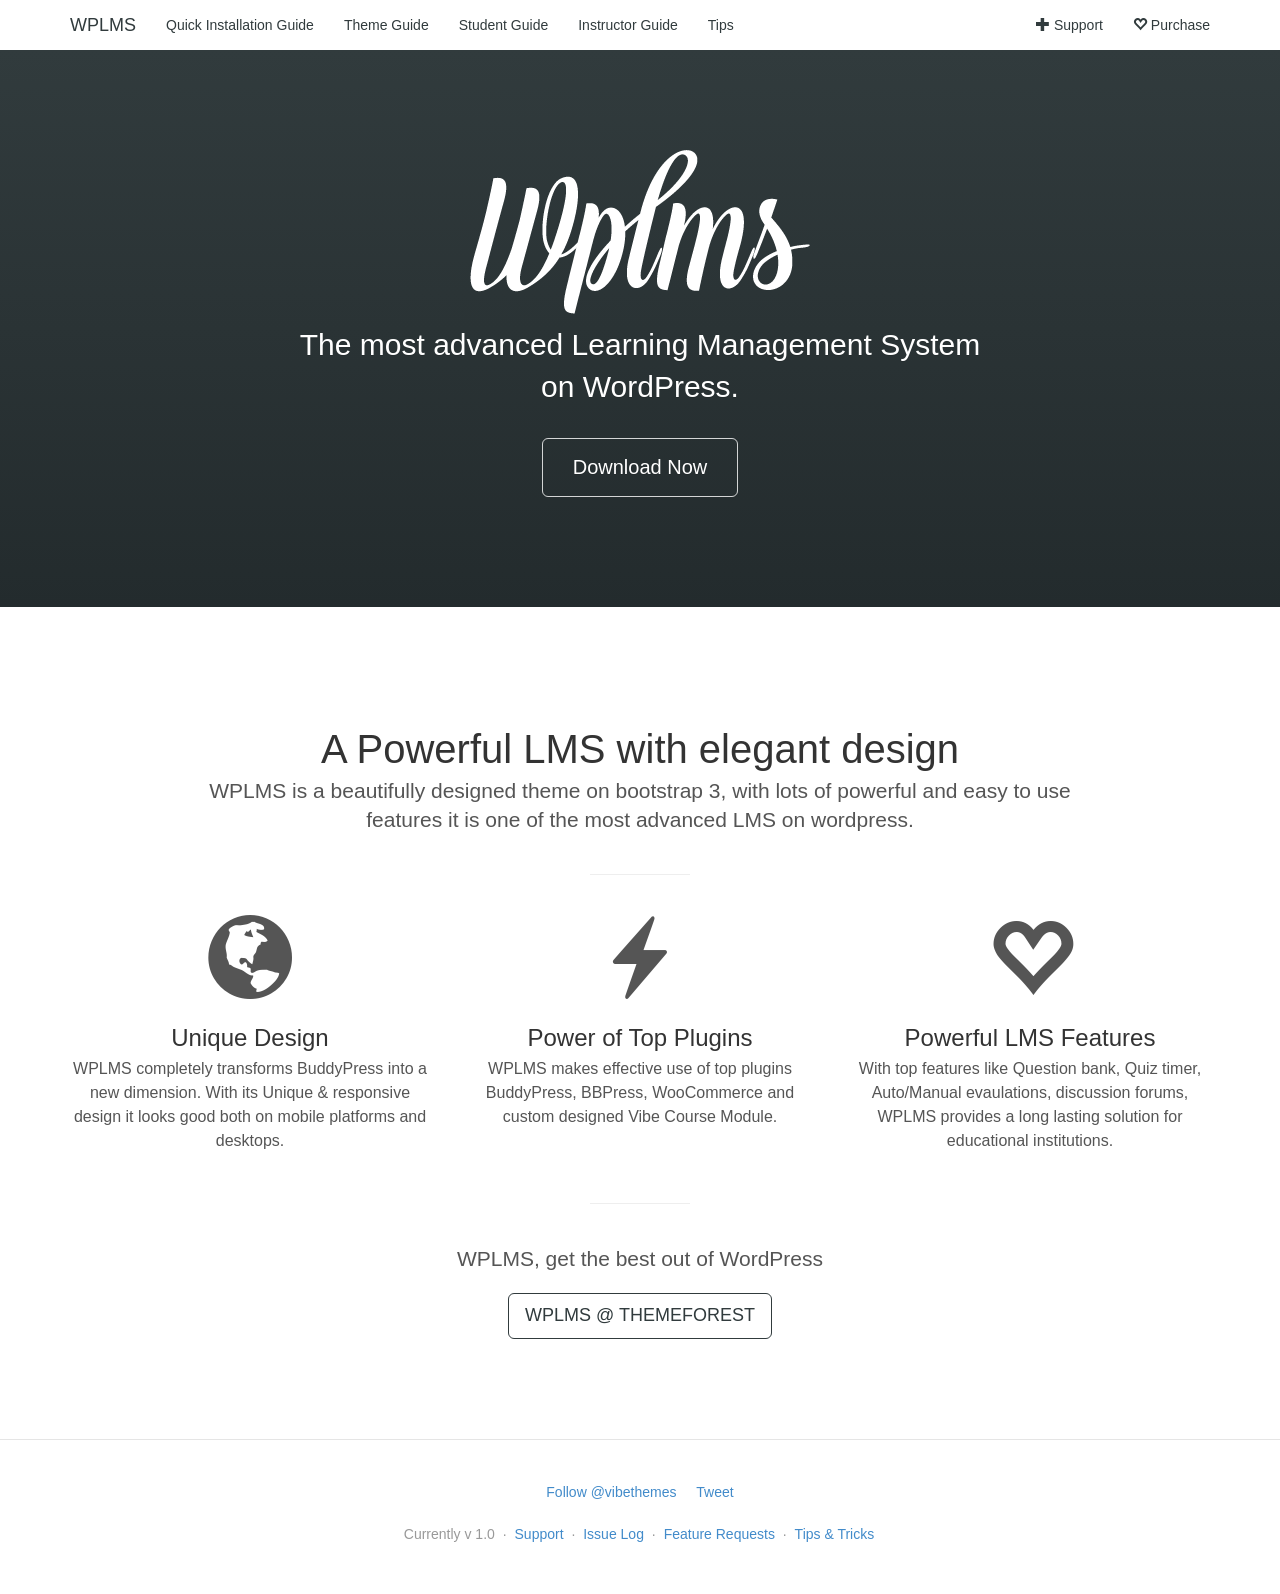
<file: documentation/index.html>
<!DOCTYPE html>
<html lang="en">
  <head>
    <!-- Meta, title, CSS, favicons, etc. -->
    <meta charset="utf-8">
<meta http-equiv="X-UA-Compatible" content="IE=edge">
<meta name="viewport" content="width=device-width, initial-scale=1">
<meta name="author" content="vibethemes">

<title>
  
    WPLMS | LMS for WordPress
  
</title>

<!-- Bootstrap core CSS -->
<link href="css/bootstrap.min.css" rel="stylesheet">

<!-- Documentation extras -->
<link href="css/style.css" rel="stylesheet">
<!--[if lt IE 9]><script src="../assets/js/ie8-responsive-file-warning.js"></script><![endif]-->

<!-- HTML5 shim and Respond.js IE8 support of HTML5 elements and media queries -->
<!--[if lt IE 9]>
  <script src="https://oss.maxcdn.com/libs/html5shiv/3.7.0/html5shiv.js"></script>
  <script src="https://oss.maxcdn.com/libs/respond.js/1.4.2/respond.min.js"></script>
<![endif]-->



  </head>
  <body class="bs-docs-home">
  <div id="fb-root"></div>


    <a class="sr-only" href="#content">Skip to main content</a>

    <!-- Docs master nav -->
    <header class="navbar navbar-static-top bs-docs-nav" role="banner">
  <div class="container">
    <div class="navbar-header">
      <button class="navbar-toggle" type="button" data-toggle="collapse" data-target=".bs-navbar-collapse">
        <span class="sr-only">Toggle navigation</span>
        <span class="icon-bar"></span>
        <span class="icon-bar"></span>
        <span class="icon-bar"></span>
      </button>
      <a href="index.html" class="navbar-brand">WPLMS</a>
    </div>
    <nav class="collapse navbar-collapse bs-navbar-collapse" role="navigation">
      <ul class="nav navbar-nav">
        <li>
          <a href="quick-installation-guide.html">Quick Installation Guide</a>
        </li>
        <li>
          <a href="theme-guide.html">Theme Guide</a>
        </li>
        <li>
          <a href="student-guide.html">Student Guide</a>
        </li>
        <li>
          <a href="instructor-guide.html">Instructor Guide</a>
        </li>
        <li>
          <a href="tips.html">Tips</a>
        </li>
      </ul>
      <ul class="nav navbar-nav navbar-right">
        <li><a href="http://vibethemes.com/forums/forum/wordpress-html-css/wordpress-themes/wplms/"><i class="glyphicon glyphicon-plus"></i> Support</a></li>
        <li><a href="http://themeforest.net/item/wplms-learning-management-system/6780226"><i class="glyphicon glyphicon-heart-empty"></i> Purchase</a></li>
      </ul>
    </nav>
  </div>
</header>


    <!-- Page content of course! -->
    <main class="bs-masthead" id="content" role="main">
  <div class="container">
    <h1><img src="images/logo.png" alt="WPLMS logo" /></h1>
    <!-- <h1>Bootstrap</h1> -->
    <p class="lead">The most advanced Learning Management System<br /> on WordPress.</p>
    <p class="lead">
      <a href="" class="btn btn-outline-inverse btn-lg" onclick="">Download Now</a>
    </p>
  </div>
</main>

<div class="bs-featurette">
  <div class="container">
    <h2 class="bs-featurette-title">A Powerful LMS with elegant design</h2>
    <p class="lead">WPLMS is a beautifully designed theme on bootstrap 3, with lots of powerful and easy to use features it is one of the most advanced LMS on wordpress.</p>

    <hr class="half-rule">

    <div class="row">
      <div class="col-sm-4">
       <i class="glyphicon glyphicon-globe bigicon"></i>
        <h3>Unique Design</h3>
        <p>WPLMS completely transforms BuddyPress into a new dimension. With its Unique & responsive design it looks good both on mobile platforms and desktops.</p>
      </div>
      <div class="col-sm-4">
        <i class="glyphicon glyphicon-flash bigicon"></i>
        <h3>Power of Top Plugins</h3>
        <p>WPLMS makes effective use of top plugins BuddyPress, BBPress, WooCommerce and custom designed Vibe Course Module.</p>
      </div>
      <div class="col-sm-4">
        <i class="glyphicon glyphicon-heart-empty bigicon"></i>
        <h3>Powerful LMS Features</h3>
        <p>With top features like Question bank, Quiz timer, Auto/Manual evaulations, discussion forums, WPLMS provides a long lasting solution for educational institutions.</p>
      </div>
    </div>

    <hr class="half-rule">

    <p class="lead">WPLMS, get the best out of WordPress</p>
    <a href="http://themeforest.com/user/vibethemes" class="btn btn-outline btn-lg">WPLMS @ THEMEFOREST</a>
  </div>
</div>



    <!-- Footer
================================================== -->
<footer class="bs-footer" role="contentinfo">
  <div class="container">
    <div class="bs-social">
  <ul class="bs-social-buttons">
    <li class="follow-btn">
      <a href="https://twitter.com/vibethemes" class="twitter-follow-button" data-link-color="#0069D6" data-show-count="true">Follow @vibethemes</a>
    </li>
    <li class="tweet-btn">
      <a href="https://twitter.com/share" class="twitter-share-button" data-url="http://vibethemes.com/envato/wplms" data-count="horizontal" data-via="vibethemes" data-related="mdo:WPLMS by VibeThemes">Tweet</a>
    </li>
  </ul>
</div>


   
    <ul class="footer-links muted">
      <li>Currently v 1.0</li>
      <li>&middot;</li>
      <li><a href="http://vibethemes.com/forums/forum/wordpress-html-css/wordpress-themes/wplms/">Support</a></li>
      <li>&middot;</li>
      <li><a href="http://vibethemes.com/forums/forum/wordpress-html-css/wordpress-themes/wplms/7309-issue-log">Issue Log</a></li>
      <li>&middot;</li>
      <li><a href="http://vibethemes.com/forums/forum/wordpress-html-css/wordpress-themes/wplms/7310-feature-requests">Feature Requests</a></li>
      <li>&middot;</li>
      <li><a href="http://vibethemes.com/forums/forum/wordpress-html-css/wordpress-themes/wplms/tips-tricks-docs">Tips &amp; Tricks</a></li>
    </ul>
  </div>
</footer>

<!-- Bootstrap core JavaScript
================================================== -->
<!-- Placed at the end of the document so the pages load faster -->
<script src="https://ajax.googleapis.com/ajax/libs/jquery/1.10.2/jquery.min.js"></script>
<script src="js/bootstrap.min.js"></script>
<script src="js/docs.min.js"></script>


  </body>
</html>
</file>
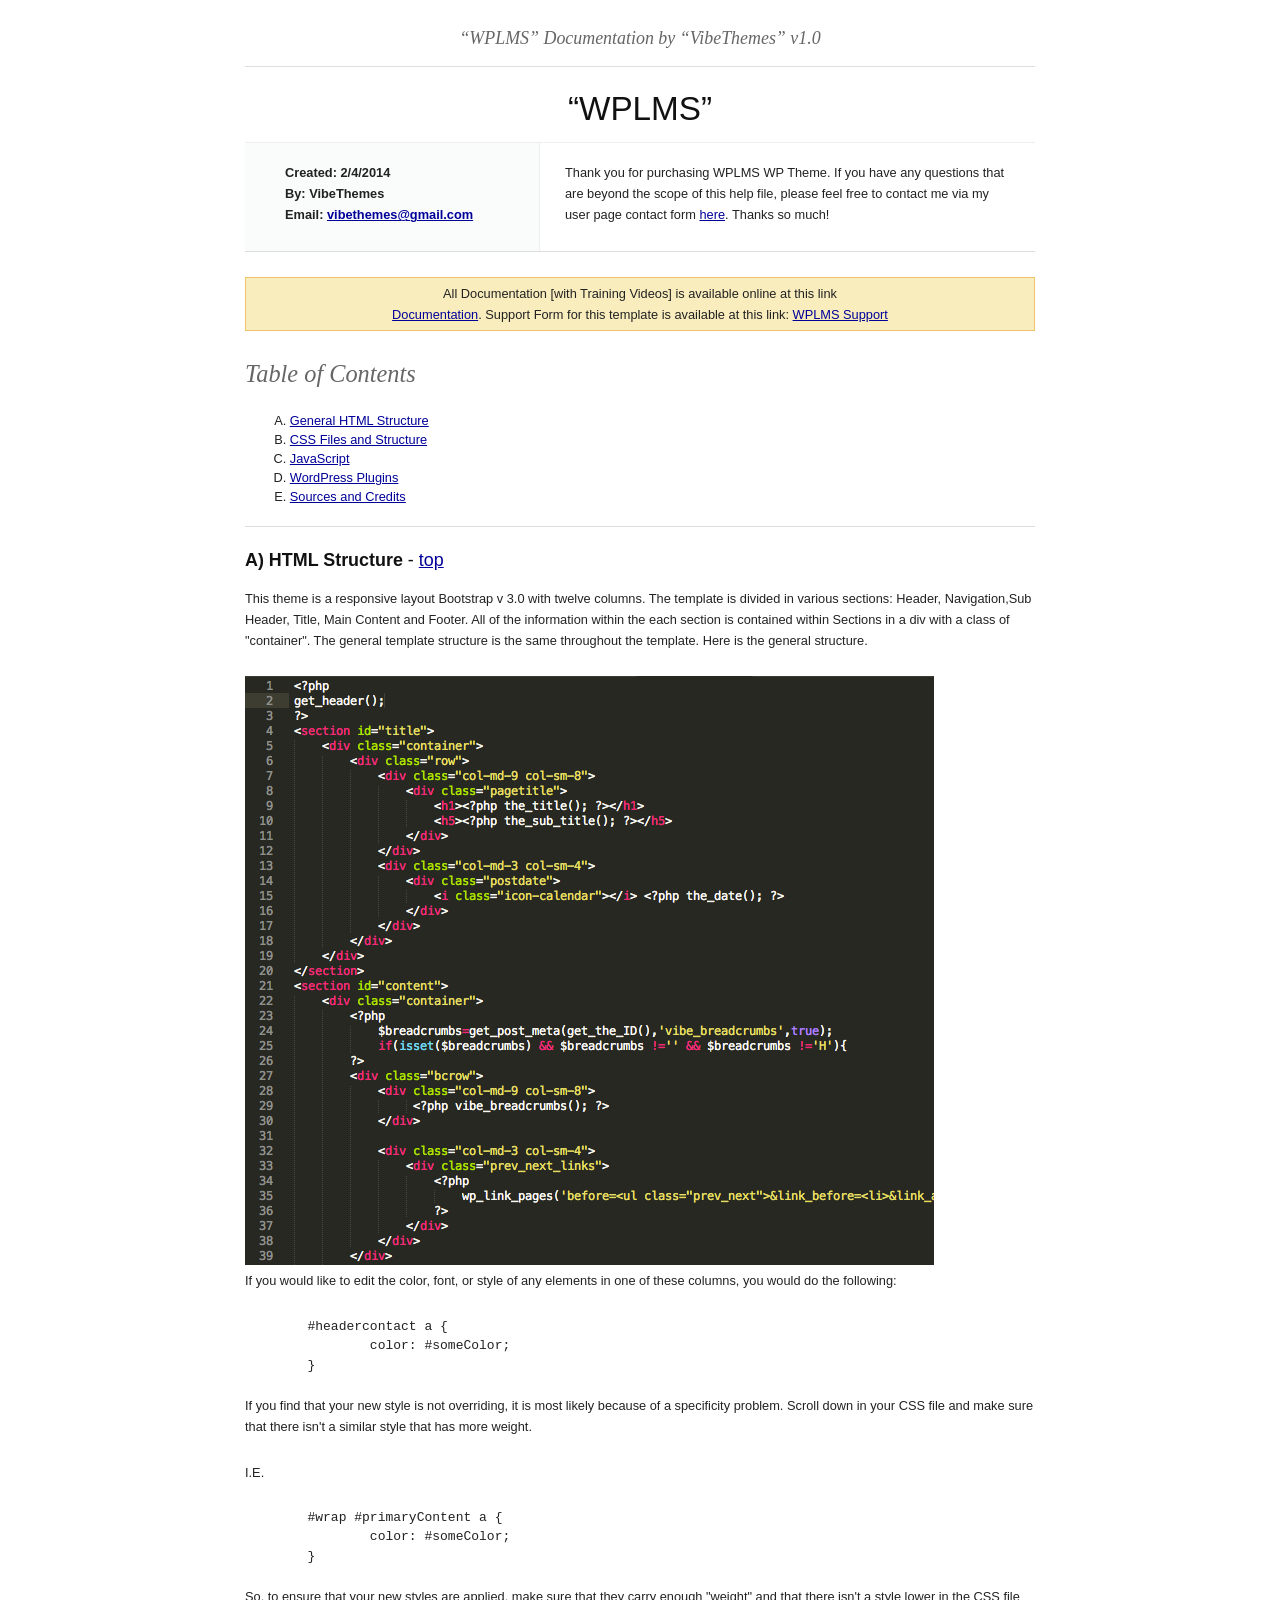
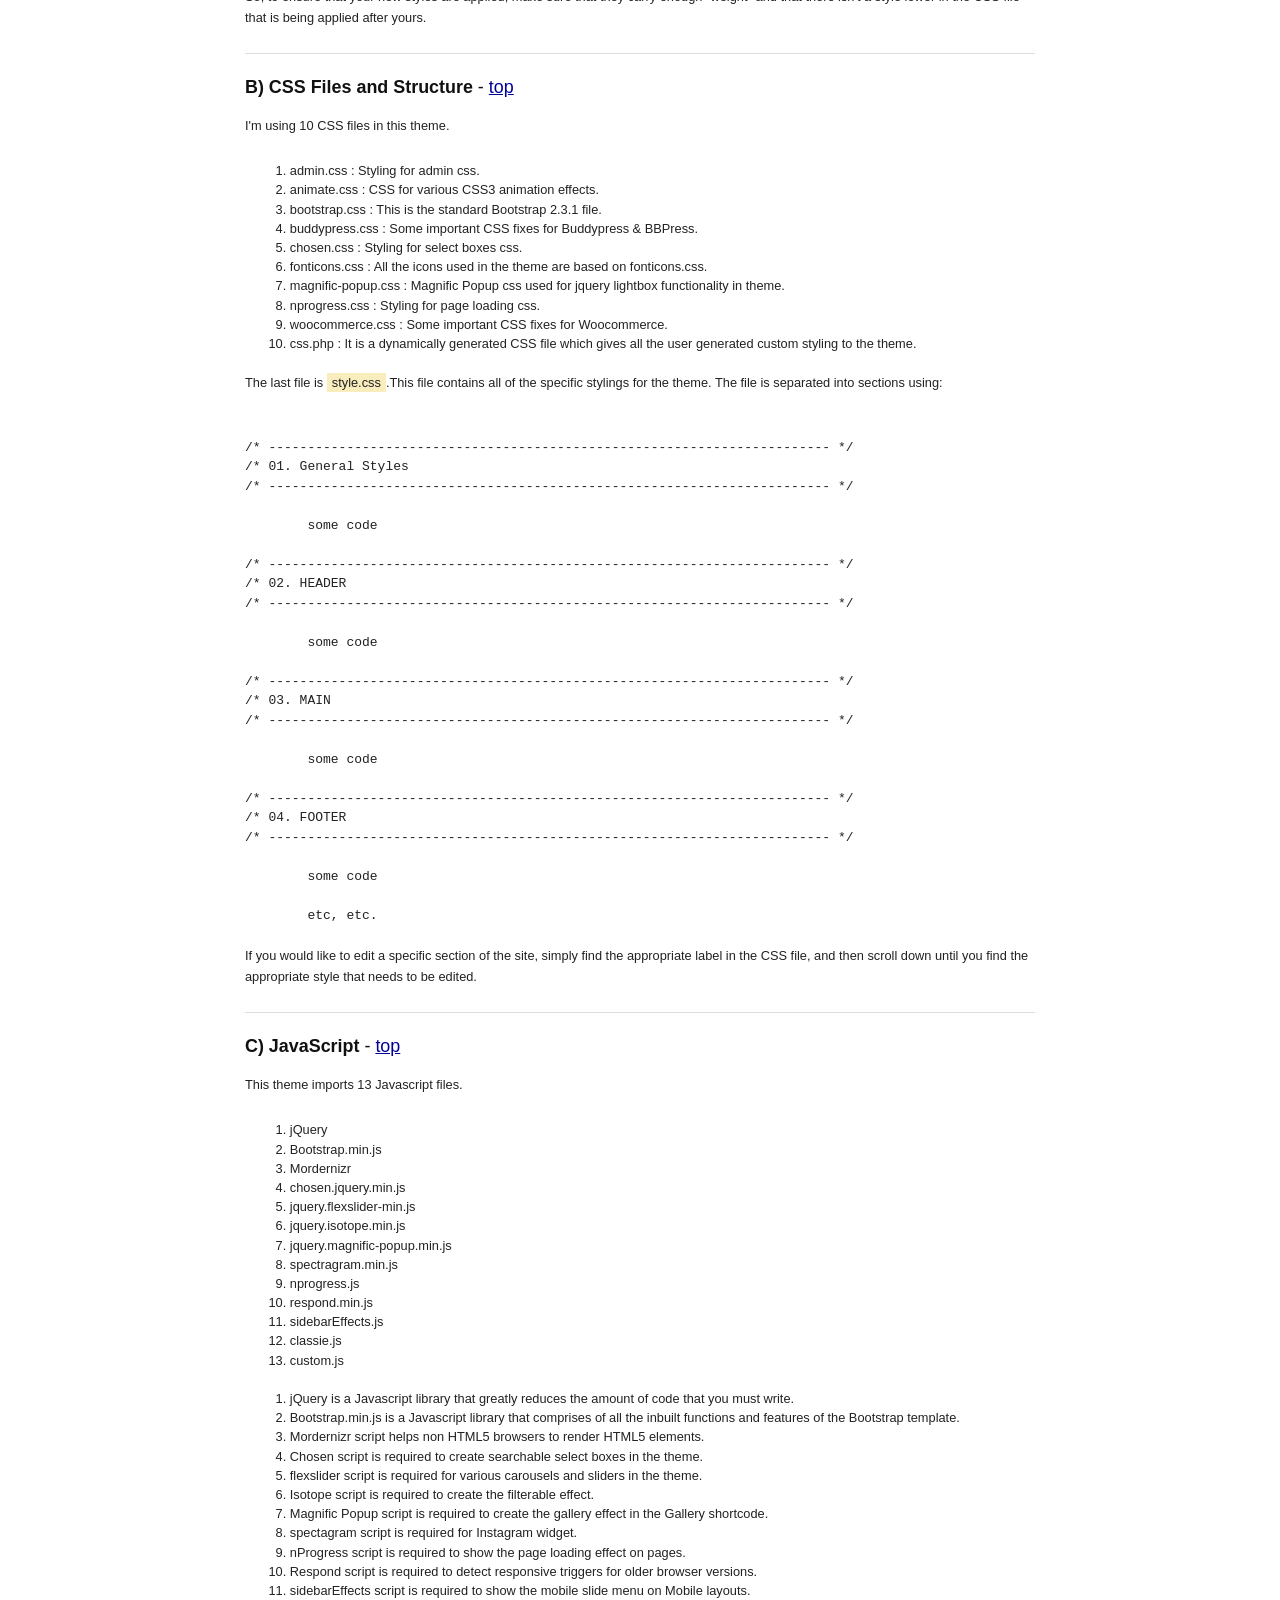
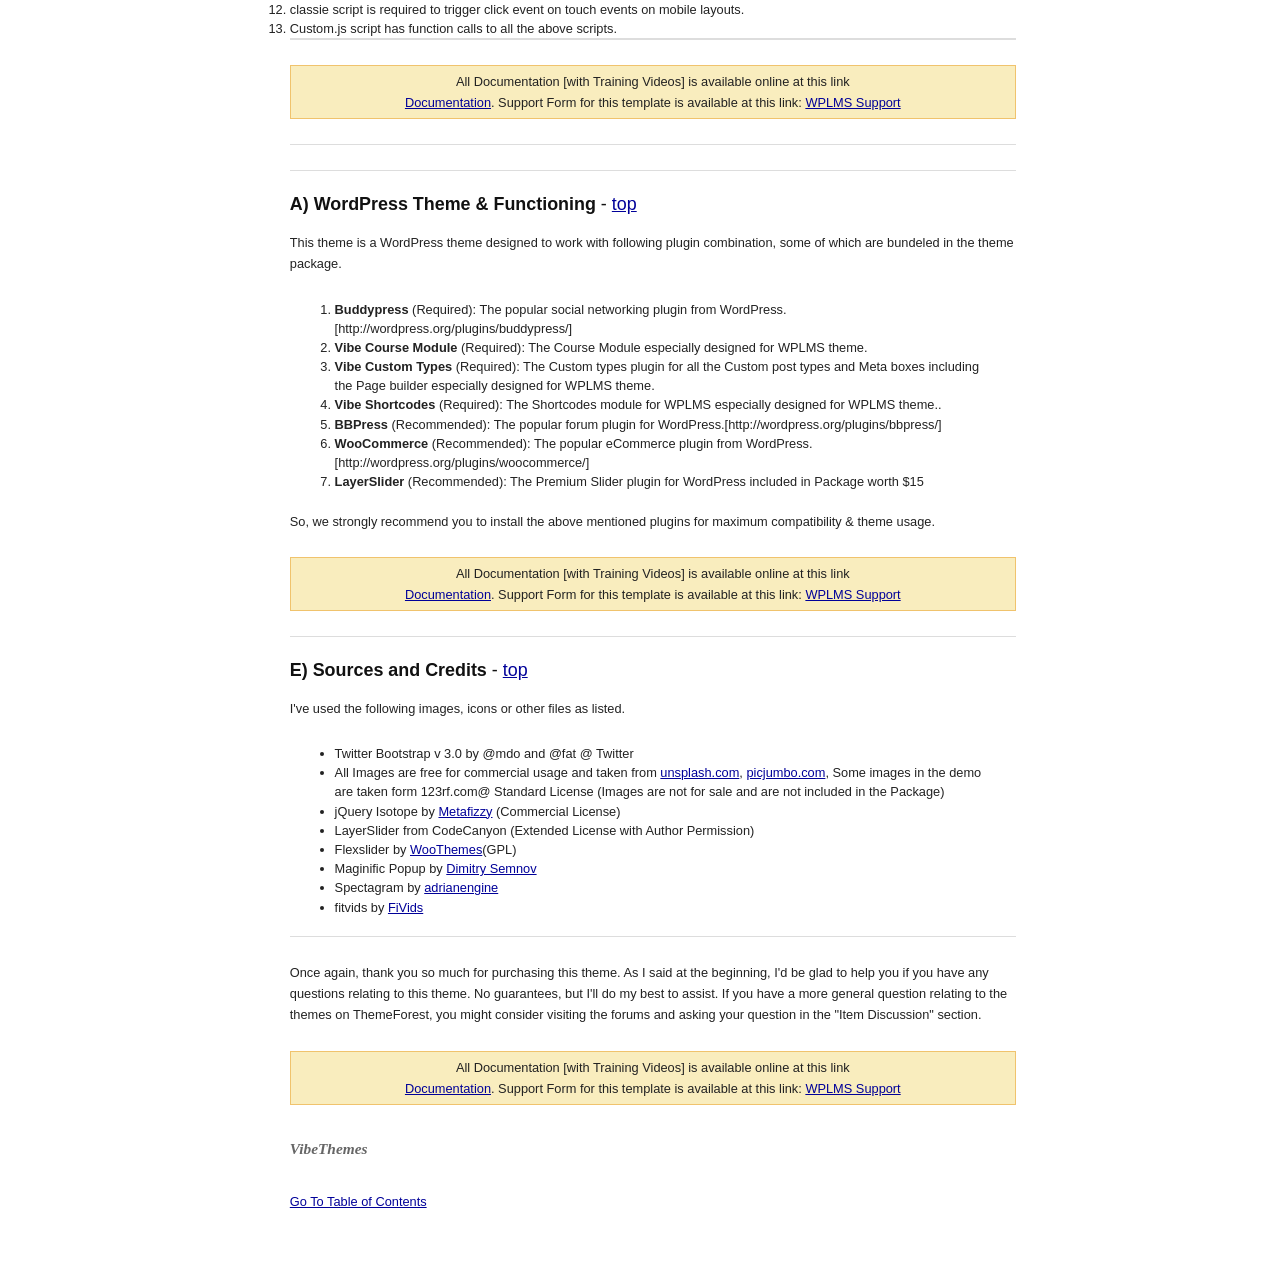
<file: help/index.html>
<!DOCTYPE HTML PUBLIC "-//W3C//DTD HTML 4.01//EN" "http://www.w3.org/TR/html4/strict.dtd">
<head lang="en">
	<meta http-equiv="content-type" content="text/html;charset=utf-8">
	<title>WPLMS WP Theme Documentation Template</title>
	<!-- Framework CSS -->
	<link rel="stylesheet" href="assets/blueprint-css/screen.css" type="text/css" media="screen, projection">
	<link rel="stylesheet" href="assets/blueprint-css/print.css" type="text/css" media="print">
	<!--[if lt IE 8]><link rel="stylesheet" href="assets/blueprint-css/ie.css" type="text/css" media="screen, projection"><![endif]-->
	<link rel="stylesheet" href="assets/blueprint-css/plugins/fancy-type/screen.css" type="text/css" media="screen, projection">
	<style type="text/css" media="screen">
		p, table, hr, .box { margin-bottom:25px; }
		.box p { margin-bottom:10px; }
	</style>
</head>


<body>
	<div class="container">
	
		<h3 class="center alt">&ldquo;WPLMS&rdquo; Documentation by &ldquo;VibeThemes&rdquo; v1.0</h3>
		
		<hr>
		
		<h1 class="center">&ldquo;WPLMS&rdquo;</h1>
		
		<div class="borderTop">
			<div class="span-6 colborder info prepend-1">
				<p class="prepend-top">
					<strong>
					Created: 2/4/2014<br>
					By: VibeThemes<br>
					Email: <a href="mailto:vibethemes@gmail.com">vibethemes@gmail.com</a>
					</strong>
				</p>
			</div><!-- end div .span-6 -->		
	
			<div class="span-12 last">
				<p class="prepend-top append-0">Thank you for purchasing WPLMS WP Theme. If you have any questions that are beyond the scope of this help file, please feel free to contact me via my user page contact form <a href="http://themeforest.net/user/vibethemes">here</a>. Thanks so much!
				
			</div>
			
		</div><!-- end div .borderTop -->
		
		<hr>
		<p style="border:1px solid #F0C36D;padding:5px;background-color: #F9EDBE;text-align: center;">All Documentation [with Training Videos] is available online at this link <br /><a href="http://www.vibethemes.com/products/wplms/">Documentation</a>. Support Form for this template is available at this link: <a href="http://vibethemes.com/forums/forum/wordpress-html-css/wordpress-themes/wplms">WPLMS Support</a>
		</p>
		<h2 id="toc" class="alt">Table of Contents</h2>
		
		<ol class="alpha">
			
			<li><a href="#htmlStructure">General HTML Structure</a></li>
			<li><a href="#cssFiles">CSS Files and Structure</a></li>
			<li><a href="#javascript">JavaScript</a></li>
			<li><a href="#wptheme">WordPress Plugins</a></li>
			<li><a href="#credits">Sources and Credits</a></li>
			
			</ol>
		
		
		<hr>

		<h3 id="htmlStructure"><strong>A) HTML Structure</strong> - <a href="#toc">top</a></h3>
		<p>This theme is a responsive layout Bootstrap v 3.0 with twelve columns. The template is divided in various sections:  Header, Navigation,Sub Header, Title, Main Content and Footer. All of the information within the each section is contained within Sections in a div with a class of "container". The general template structure is the same throughout the template. Here is the general structure.</p>
		
		<img src="assets/images/htmlstructure.png" alt="HTML Structure" />
		
		<p>If you would like to edit the color, font, or style of any elements in one of these columns, you would do the following:</p>

<pre>	#headercontact a {
		color: #someColor;
	} 
</pre>

		<p>If you find that your new style is not overriding, it is most likely because of a specificity problem. Scroll down in your CSS file and make sure that there isn't a similar style that has more weight.</p>

		<p>I.E.</p>

<pre>	#wrap #primaryContent a {
		color: #someColor;
	}
</pre>

		<p>So, to ensure that your new styles are applied, make sure that they carry enough "weight" and that there isn't a style lower in the CSS file that is being applied after yours.</p> 

		<hr>

		<h3 id="cssFiles"><strong>B) CSS Files and Structure</strong> - <a href="#toc">top</a></h3>

		<p>I'm using 10 CSS files in this theme.</p>
		<ol>
		<li>admin.css : Styling for admin css.</li>				
		<li>animate.css : CSS for various CSS3 animation effects.</li>
		<li>bootstrap.css : This is the standard Bootstrap 2.3.1 file.</li>
		<li>buddypress.css : Some important CSS fixes for Buddypress & BBPress.</li>
		<li>chosen.css : Styling for select boxes css.</li>				
		<li>fonticons.css : All the icons used in the theme are based on fonticons.css.</li>
		<li>magnific-popup.css : Magnific Popup css used for jquery lightbox functionality in theme.</li>			<li>nprogress.css :  Styling for page loading css.</li>								
		<li>woocommerce.css : Some important CSS fixes for Woocommerce.</li>				
		<li>css.php : It is a dynamically generated CSS file which gives all the user generated custom styling to the theme.</li>								
		</ol>
		
		<p>The last file is <span style="padding:2px 5px; background: #F9EDBE;">style.css</span>.This file contains all of the specific stylings for the theme. The file is separated into sections using:</p>  

<pre>	
/* ------------------------------------------------------------------------ */
/* 01. General Styles
/* ------------------------------------------------------------------------ */

	some code

/* ------------------------------------------------------------------------ */
/* 02. HEADER
/* ------------------------------------------------------------------------ */
	
	some code
	
/* ------------------------------------------------------------------------ */
/* 03. MAIN
/* ------------------------------------------------------------------------ */
	
	some code
	
/* ------------------------------------------------------------------------ */
/* 04. FOOTER
/* ------------------------------------------------------------------------ */
	
	some code
	
	etc, etc. 
</pre>
		
		<p>If you would like to edit a specific section of the site, simply find the appropriate label in the CSS file, and then scroll down until you find the appropriate style that needs to be edited.</p> 

<hr>
		
		<h3 id="javascript"><strong>C) JavaScript</strong> - <a href="#toc">top</a></h3>
		
		<p>This theme imports 13 Javascript files.</p>
		
		<ol>
			<li>jQuery</li>
			<li>Bootstrap.min.js</li>
			<li>Mordernizr</li>
			<li>chosen.jquery.min.js</li>
			<li>jquery.flexslider-min.js</li>
			<li>jquery.isotope.min.js</li>
			<li>jquery.magnific-popup.min.js</li>
			<li>spectragram.min.js</li>
			<li>nprogress.js</li>
			<li>respond.min.js</li>
			<li>sidebarEffects.js</li>
			<li>classie.js</li>
			<li>custom.js</li>
		</ol>
		  
		<ol>
			<li>jQuery is a Javascript library that greatly reduces the amount of code that you must write.</li>
			<li>Bootstrap.min.js is a Javascript library that comprises of all the inbuilt functions and features of the Bootstrap template.</li>
			<li>Mordernizr script helps non HTML5 browsers to render HTML5 elements.</li>
			<li>Chosen script is required to create searchable select boxes in the theme.</li>
			<li>flexslider script is required for various carousels and sliders in the theme.</li>
			
			<li>Isotope script is required to create the filterable effect.</li>
			<li>Magnific Popup script is required to create the gallery effect in the Gallery shortcode.</li>
			<li>spectagram script is required for Instagram widget.</li>
			<li>nProgress script is required to show the page loading effect on pages.</li>
			<li>Respond script is required to detect responsive triggers for older browser versions.</li>
			<li>sidebarEffects script is required to show the mobile slide menu on Mobile layouts.</li>
			<li>classie script is required to trigger click event on touch events on mobile layouts.</li>
			<li>Custom.js script has function calls to all the above scripts.</li>
		<hr>
		
				
		<p style="border:1px solid #F0C36D;padding:5px;background-color: #F9EDBE;text-align: center;">All Documentation [with Training Videos] is available online at this link <br /><a href="http://www.vibethemes.com/products/wplms/">Documentation</a>. Support Form for this template is available at this link: <a href="http://vibethemes.com/forums/forum/wordpress-html-css/wordpress-themes/wplms">WPLMS Support</a>
		</p>
		
		<hr>
		<hr>
		<h3 id="wptheme"><strong>A) WordPress Theme & Functioning</strong> - <a href="#toc">top</a></h3>
		<p>This theme is a WordPress theme designed to work with following plugin combination, some of which are bundeled in the theme package.</p>
		
		<ol>
		<li><strong>Buddypress</strong> (Required): The popular social networking plugin from WordPress. [http://wordpress.org/plugins/buddypress/]</li>
		<li><strong>Vibe Course Module</strong>  (Required): The Course Module especially designed for WPLMS theme.</li>
		<li><strong>Vibe Custom Types</strong>  (Required): The Custom types plugin for all the Custom post types and Meta boxes including the Page builder especially designed for WPLMS theme.</li>
		<li><strong>Vibe Shortcodes</strong>  (Required): The Shortcodes module for WPLMS especially designed for WPLMS theme..</li>
		<li><strong>BBPress</strong>  (Recommended): The popular forum plugin for WordPress.[http://wordpress.org/plugins/bbpress/]</li>
		<li><strong>WooCommerce</strong>  (Recommended): The popular eCommerce plugin from WordPress. [http://wordpress.org/plugins/woocommerce/]</li>
		<li><strong>LayerSlider</strong>  (Recommended): The Premium Slider plugin for WordPress included in Package worth $15</li>
		</ol>

		<p>So, we strongly recommend you to install the above mentioned plugins for maximum compatibility & theme usage.</p> 

		<p style="border:1px solid #F0C36D;padding:5px;background-color: #F9EDBE;text-align: center;">All Documentation [with Training Videos] is available online at this link <br /><a href="http://www.vibethemes.com/products/wplms/">Documentation</a>. Support Form for this template is available at this link: <a href="http://vibethemes.com/forums/forum/wordpress-html-css/wordpress-themes/wplms">WPLMS Support</a>
		</p>

		<hr>
		
		<h3 id="credits"><strong>E) Sources and Credits</strong> - <a href="#toc">top</a></h3>
		
		<p>I've used the following images, icons or other files as listed.
		
		<ul>
			<li>Twitter Bootstrap v 3.0  by @mdo and @fat @ Twitter</li>
			<li>All Images are free for commercial usage and taken from <a href="http://www.unsplash.com">unsplash.com</a>, <a href="http://www.picjumbo.com">picjumbo.com</a>, Some images in the demo are taken form 123rf.com@ Standard License (Images are not for sale and are not included in the Package)</li>
			<li>jQuery Isotope by <a href="http://www.metafizzy.co">Metafizzy</a> (Commercial License)</li>
			<li>LayerSlider from CodeCanyon (Extended License with Author Permission)</li>
			<li>Flexslider by <a href="http://www.woothemes.com">WooThemes</a>(GPL)</li>
			<li>Maginific Popup by <a href="http://dimsemenov.com/plugins/magnific-popup/">Dimitry Semnov</a></li>
			<li>Spectagram by <a href="https://github.com/adrianengine/jquery-spectragram">adrianengine</a></li>
			<li>fitvids by <a href="http://fitvidsjs.com/">FiVids</a></li>	
		</ul>
		
		<hr>
		
		<p>Once again, thank you so much for purchasing this theme. As I said at the beginning, I'd be glad to help you if you have any questions relating to this theme. No guarantees, but I'll do my best to assist. If you have a more general question relating to the themes on ThemeForest, you might consider visiting the forums and asking your question in the "Item Discussion" section.</p> 
		
		<p style="border:1px solid #F0C36D;padding:5px;background-color: #F9EDBE;text-align: center;">All Documentation [with Training Videos] is available online at this link <br /><a href="http://www.vibethemes.com/products/wplms/">Documentation</a>. Support Form for this template is available at this link: <a href="http://vibethemes.com/forums/forum/wordpress-html-css/wordpress-themes/wplms">WPLMS Support</a>
		</p>


		<p class="append-bottom alt large"><strong>VibeThemes</strong></p>
		<p><a href="#toc">Go To Table of Contents</a></p>
		
		<hr class="space">
	</div><!-- end div .container -->
</body>
</html>
</file>
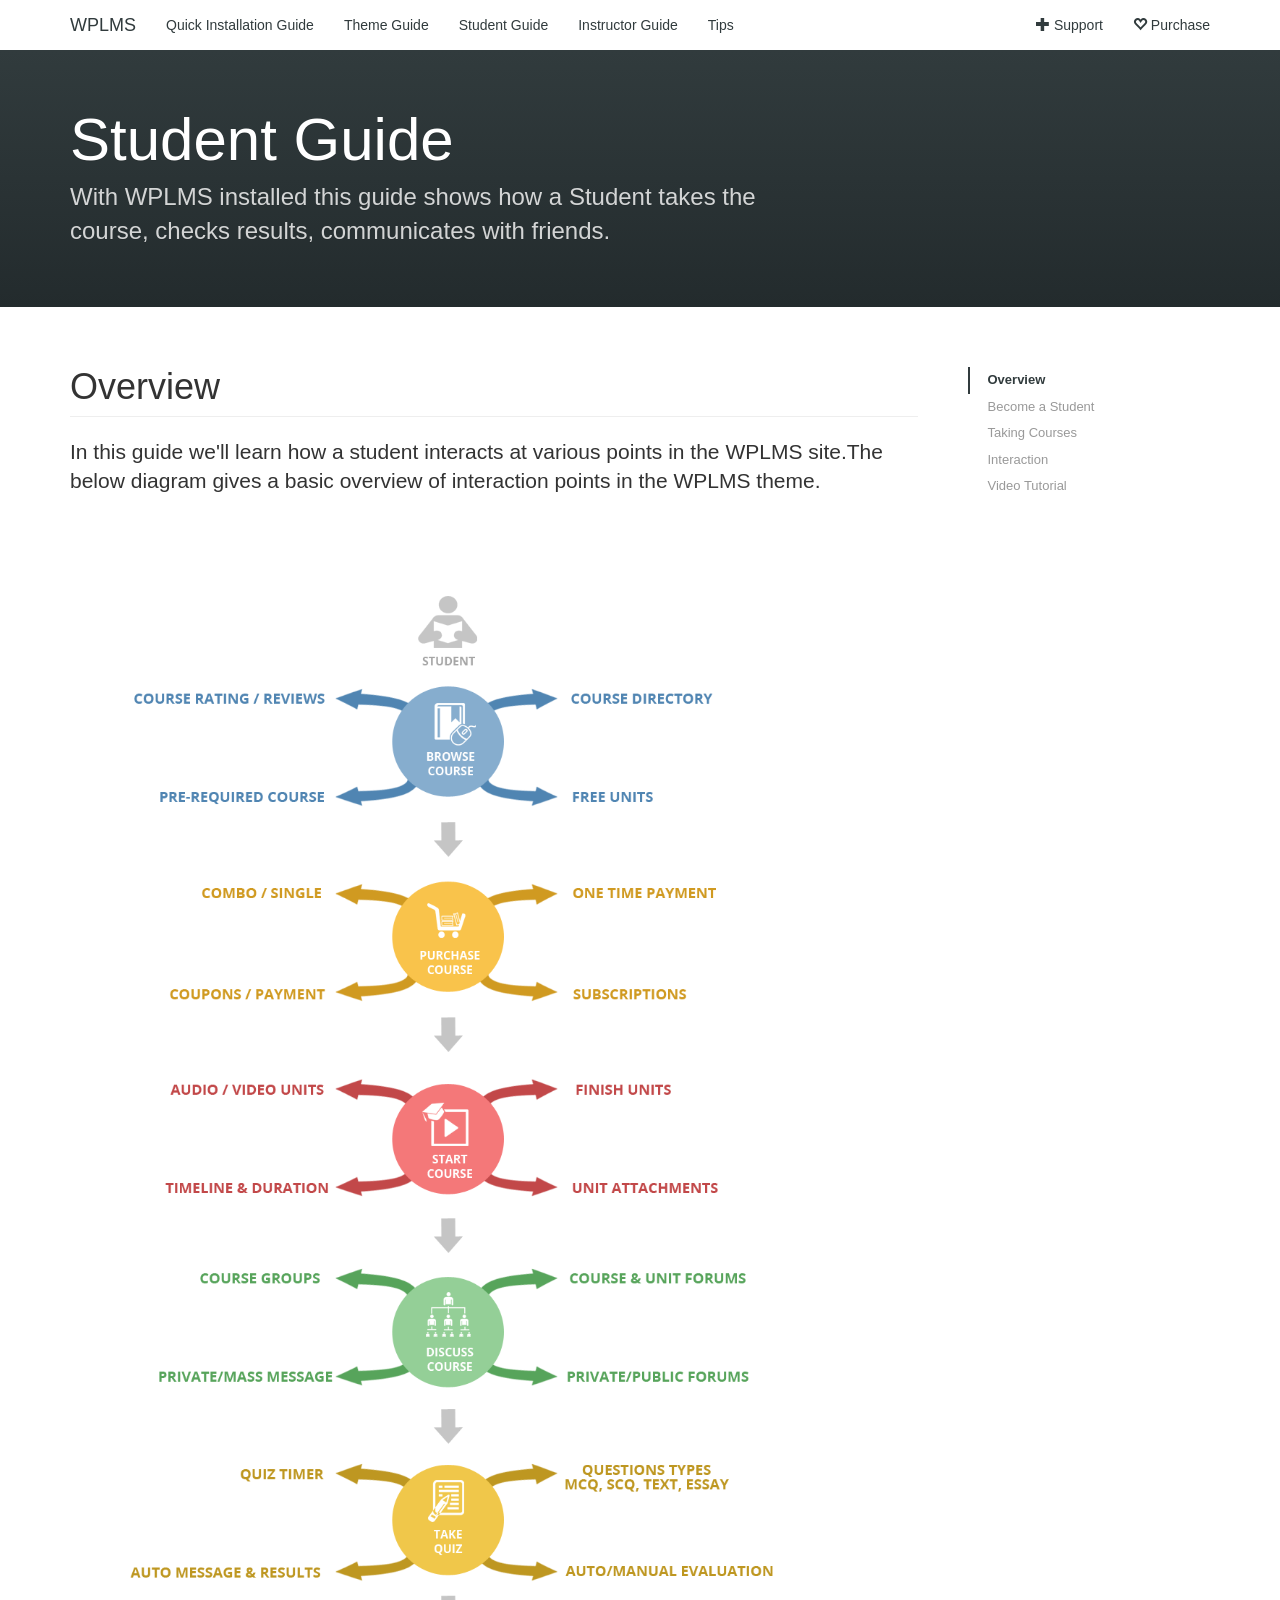
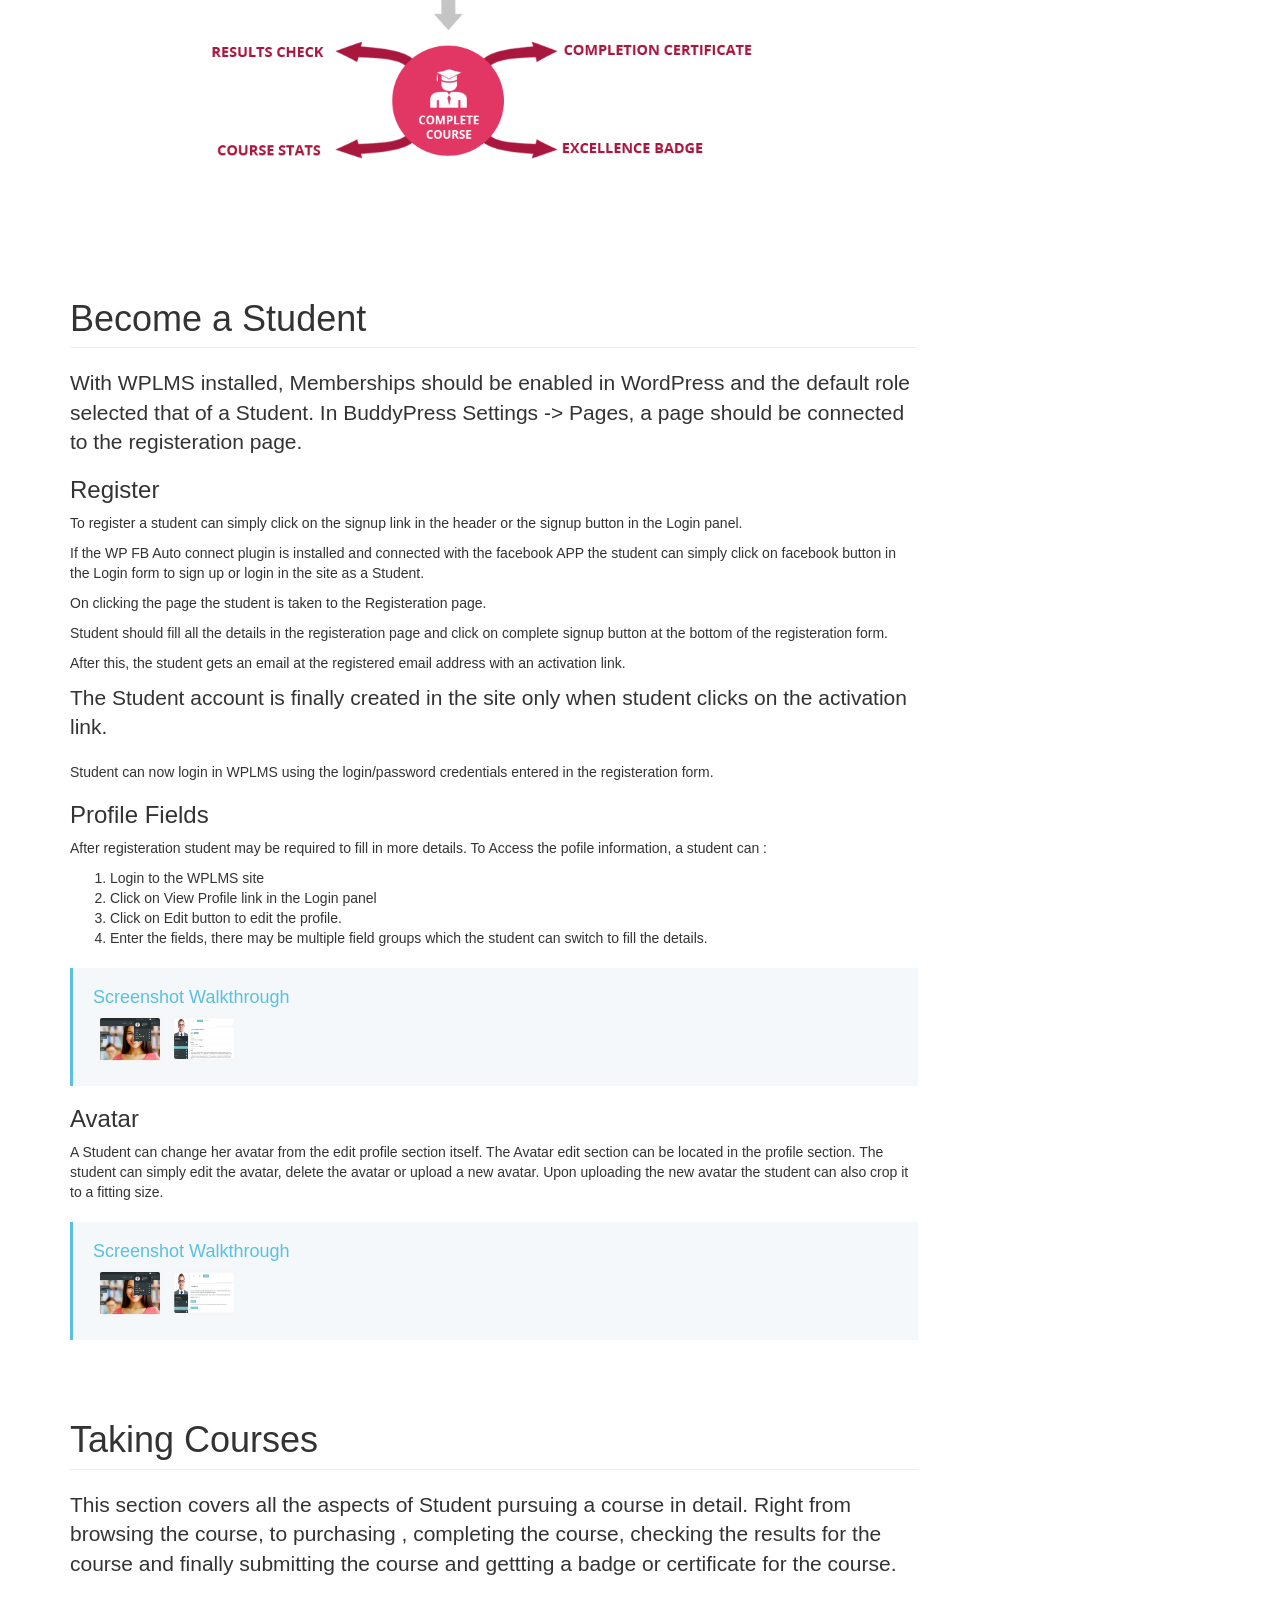
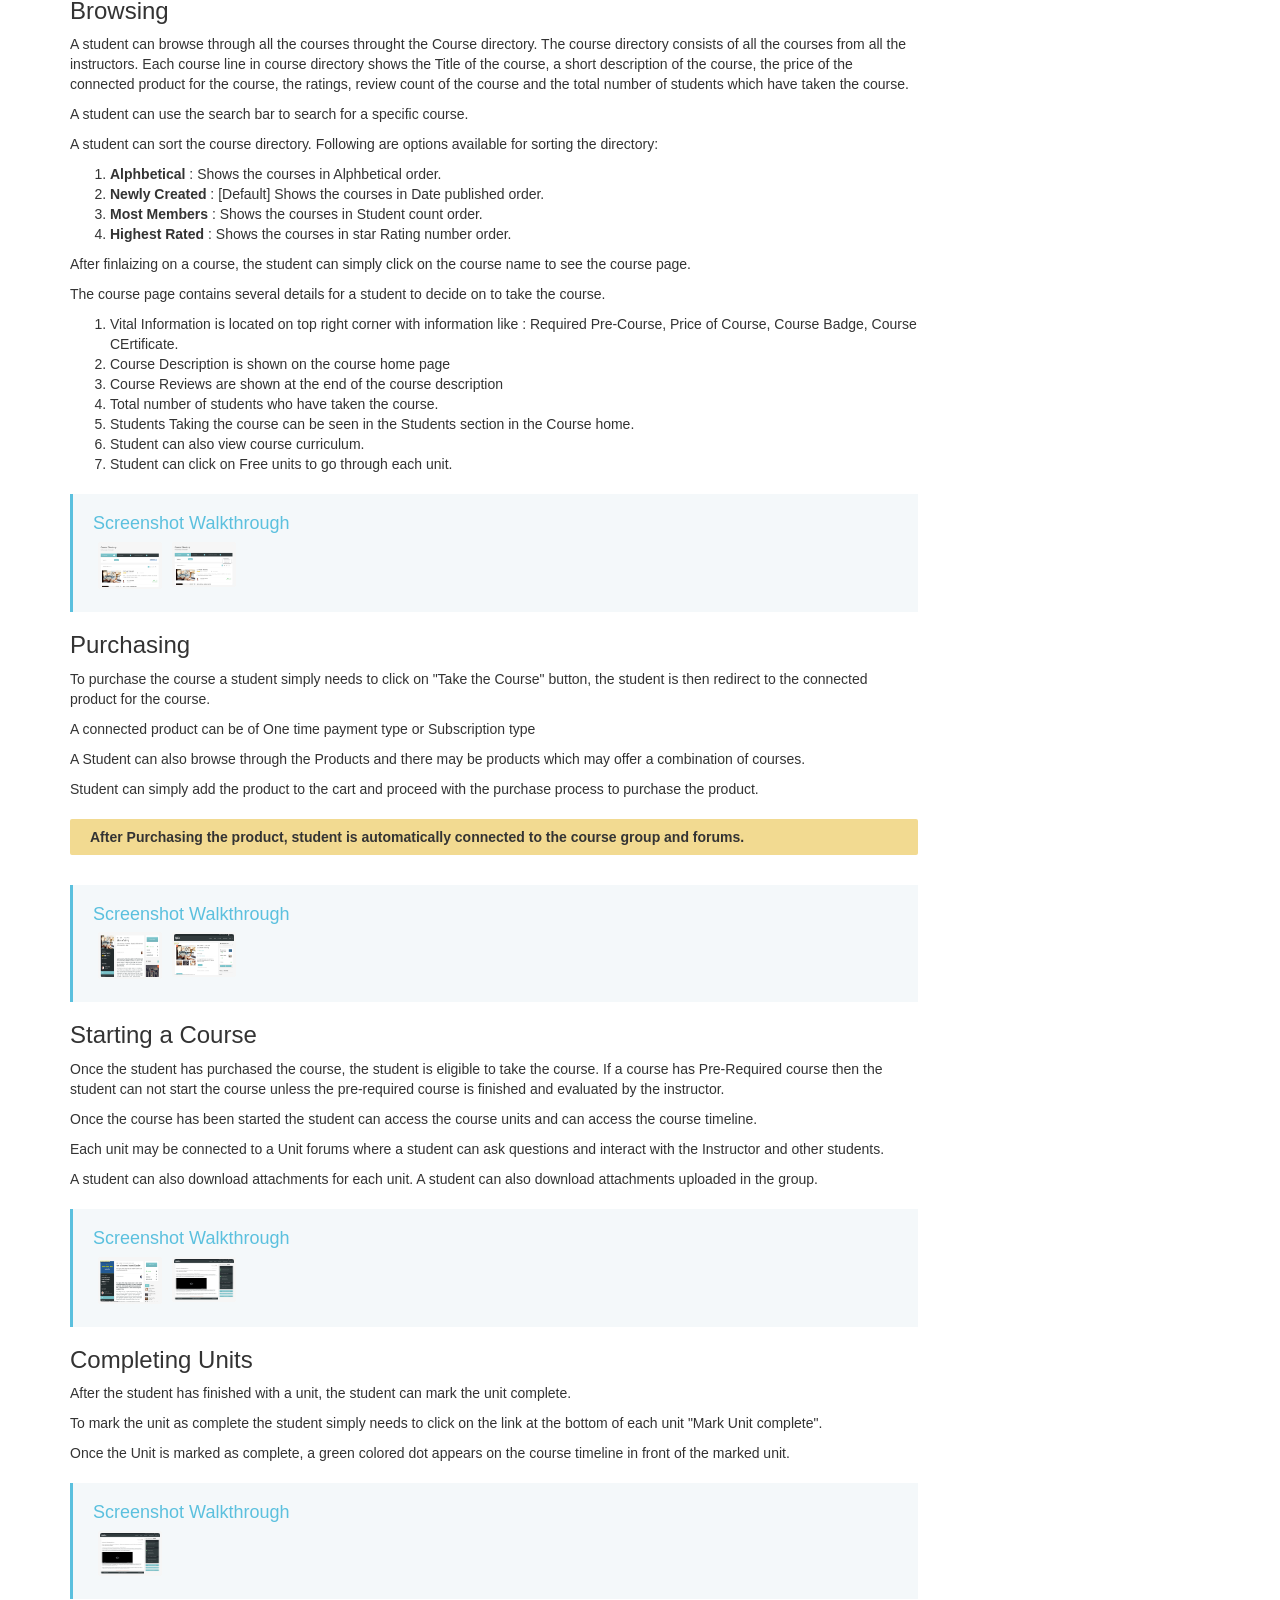
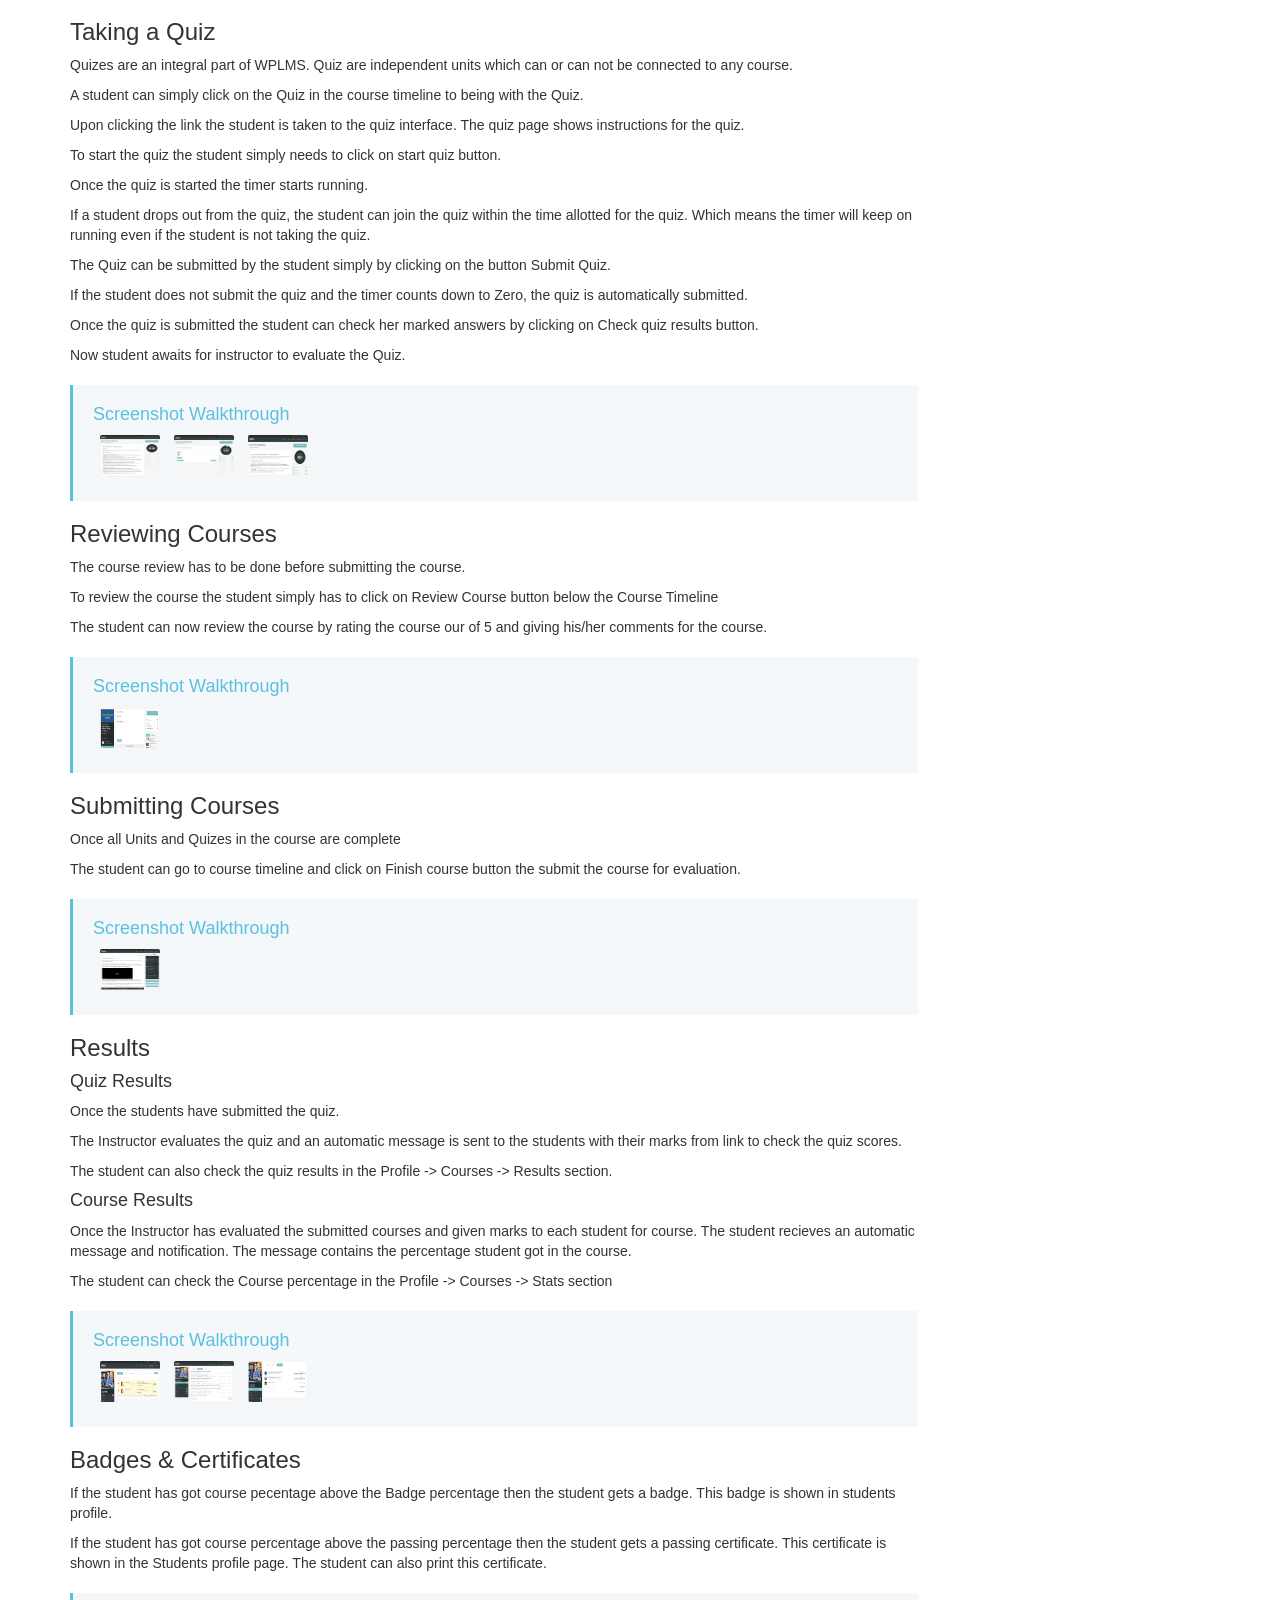
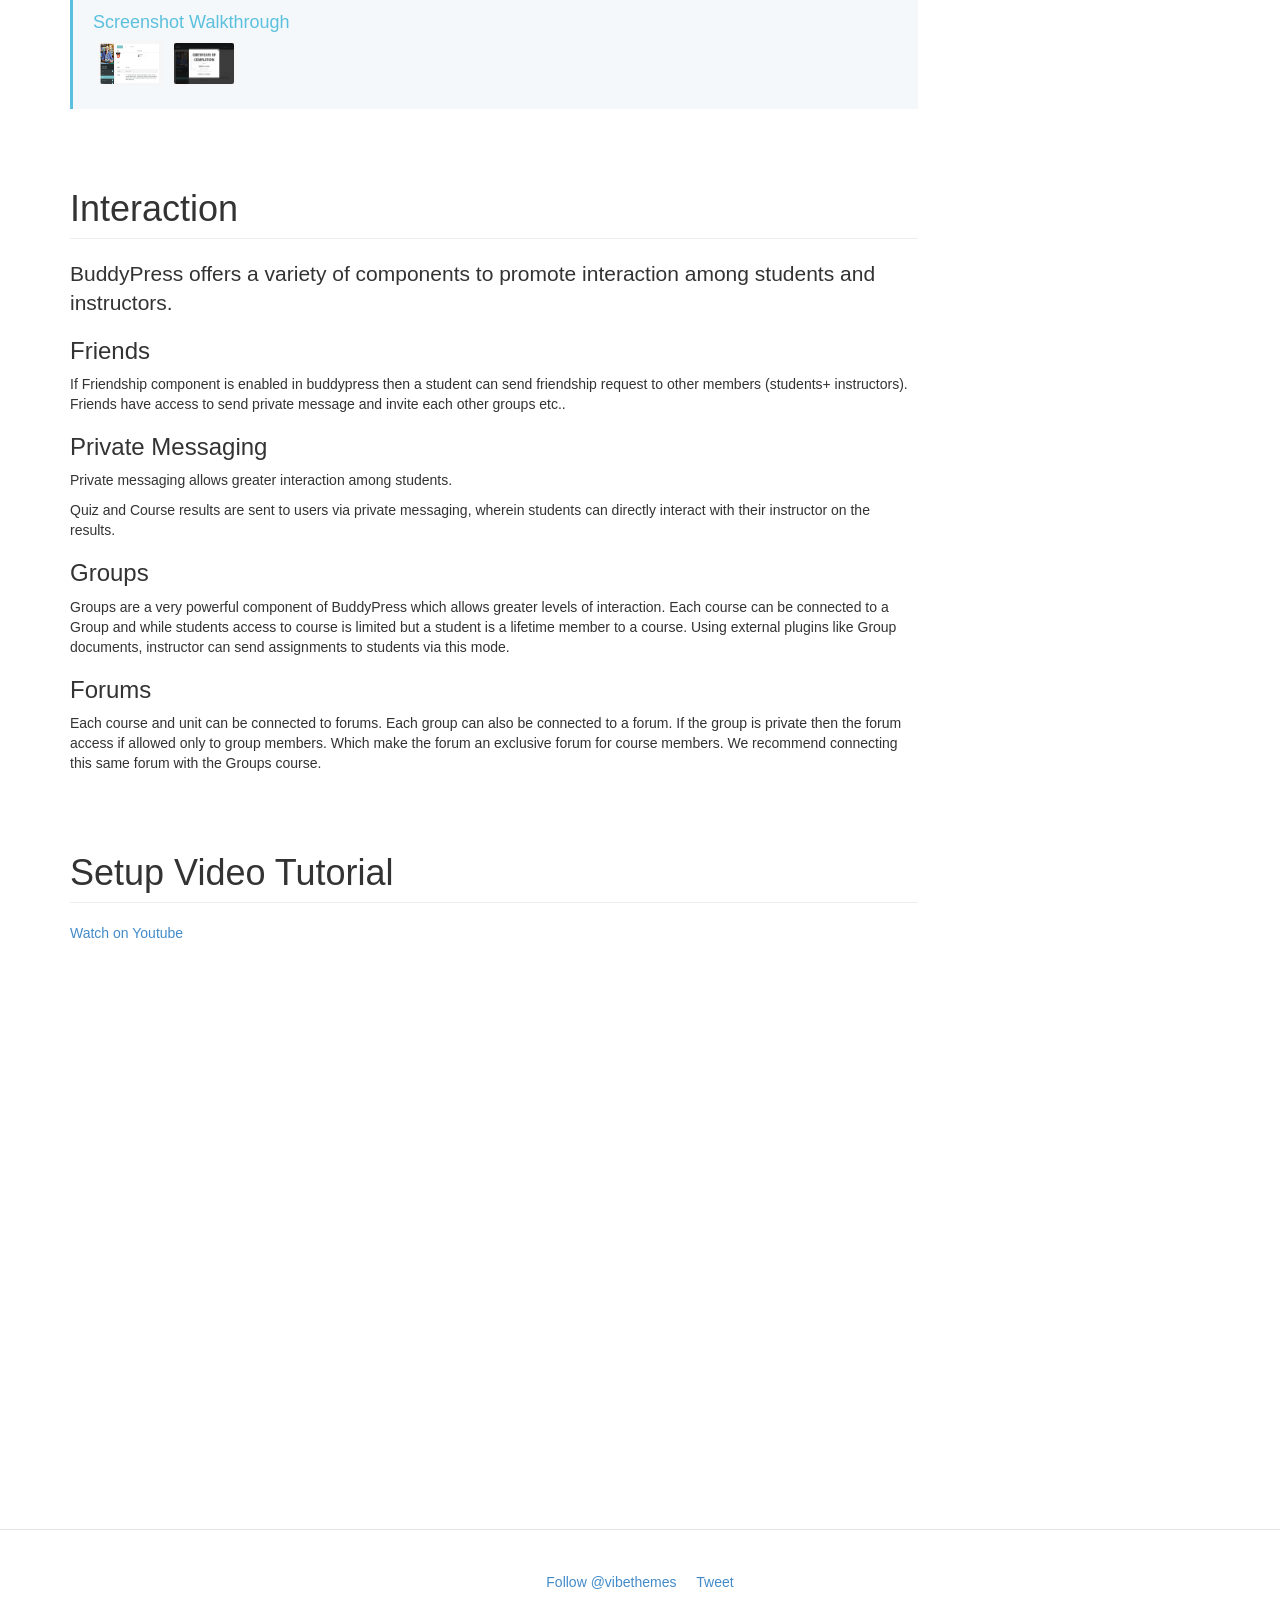
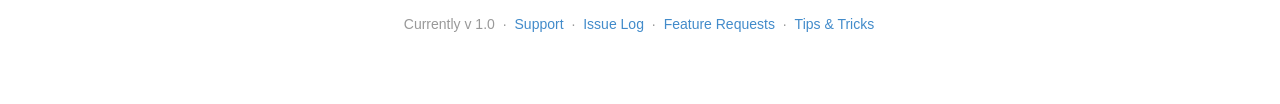
<file: documentation/student-guide.html>
<!DOCTYPE html>
<html lang="en">
  <head>
    <!-- Meta, title, CSS, favicons, etc. -->
    <meta charset="utf-8">
<meta http-equiv="X-UA-Compatible" content="IE=edge">
<meta name="viewport" content="width=device-width, initial-scale=1">

<title>
  
    WPLMS Student Guide | LMS for WordPress
  
</title>

<!-- Bootstrap core CSS -->
<link href="css/bootstrap.min.css" rel="stylesheet">
<link href="css/magnific-popup.css" rel="stylesheet">
<!-- Documentation extras -->
<link href="css/style.css" rel="stylesheet">
<!--[if lt IE 9]><script src="../assets/js/ie8-responsive-file-warning.js"></script><![endif]-->

<!-- HTML5 shim and Respond.js IE8 support of HTML5 elements and media queries -->
<!--[if lt IE 9]>
  <script src="https://oss.maxcdn.com/libs/html5shiv/3.7.0/html5shiv.js"></script>
  <script src="https://oss.maxcdn.com/libs/respond.js/1.4.2/respond.min.js"></script>
<![endif]-->



  </head>
  <body class="bs-docs-home">
  
    <a class="sr-only" href="#content">Skip to main content</a>

    <!-- Docs master nav -->
    <header class="navbar navbar-static-top bs-docs-nav" role="banner">
  <div class="container">
    <div class="navbar-header">
      <button class="navbar-toggle" type="button" data-toggle="collapse" data-target=".bs-navbar-collapse">
        <span class="sr-only">Toggle navigation</span>
        <span class="icon-bar"></span>
        <span class="icon-bar"></span>
        <span class="icon-bar"></span>
      </button>
      <a href="index.html" class="navbar-brand">WPLMS</a>
    </div>
    <nav class="collapse navbar-collapse bs-navbar-collapse" role="navigation">
      <ul class="nav navbar-nav">
        <li>
          <a href="quick-installation-guide.html">Quick Installation Guide</a>
        </li>
        <li>
          <a href="theme-guide.html">Theme Guide</a>
        </li>
        <li>
          <a href="student-guide.html">Student Guide</a>
        </li>
        <li>
          <a href="instructor-guide.html">Instructor Guide</a>
        </li>
        <li>
          <a href="tips.html">Tips</a>
        </li>
      </ul>
      <ul class="nav navbar-nav navbar-right">
        <li><a href="http://vibethemes.com/forums/forum/wordpress-html-css/wordpress-themes/wplms/"><i class="glyphicon glyphicon-plus"></i> Support</a></li>
        <li><a href="http://themeforest.com/user/vibethemes"><i class="glyphicon glyphicon-heart-empty"></i> Purchase</a></li>
      </ul>
    </nav>
  </div>
</header>





    <!-- Docs page layout -->
    <div class="bs-header" id="content">
      <div class="container">
        <h1>Student Guide</h1>
        <p>With WPLMS installed this guide shows how a Student takes the course, checks results, communicates with friends. </p>
        
      </div>
    </div>

    <div class="container bs-docs-container">

      <div class="row">
        <div class="col-md-9" role="main">
          
<div class="bs-docs-section">
  <h1 id="overview" class="page-header">Overview</h1>
  <p class="lead">In this guide we'll learn how a student interacts at various points in the WPLMS site.The below diagram gives a basic overview of interaction points in the WPLMS theme.</p>
  <br />
  <img src="images/students-guide.png" alt="student guide" style="padding:60px;width:90%;"/>
</div>  

<div class="bs-docs-section">
  <h1 id="student" class="page-header">Become a Student</h1>

  <p class="lead">With WPLMS installed, Memberships should be enabled in WordPress and the default role selected that of a Student. In BuddyPress Settings -> Pages, a page should be connected to the registeration page.</p>

  <h3 id="register">Register</h3>
  <p>To register a student can simply click on the signup link in the header or the signup button in the Login panel. </p>
  <p>If the WP FB Auto connect plugin is installed and connected with the facebook APP the student can simply click on facebook button in the Login form to sign up or login in the site as a Student.</p>
  <p>On clicking the page the student is taken to the Registeration page. </p>
  <p>Student should fill all the details in the registeration page and click on complete signup button at the bottom of the registeration form.</p>
  <p>After this, the student gets an email at the registered email address with an activation link.</p>

  <p class="lead">The Student account is finally created in the site only when student clicks on the activation link.</p>
  <p>Student can now login in WPLMS using the login/password credentials entered in the registeration form.</p>
  

  <h3 id="profile-fields">Profile Fields</h3>
  <p>After registeration student may be required to fill in more details. To Access the pofile information, a student can :</p>
  <ol>
  <li>Login to the WPLMS site</li>
  <li>Click on View Profile link in the Login panel</li>
  <li>Click on Edit button to edit the profile.</li>
  <li>Enter the fields, there may be multiple field groups which the student can switch to fill the details.</li>

  </ol>
   <div class="bs-callout bs-callout-info">
    <h4>Screenshot Walkthrough</h4>
      <div class="gallery normal"><a href="images/wplms-login1.png?resize=867%2C624" title="Login Panel"><img src="images/wplms-login1.png?w=1170" alt="wplms-up5" width="60" height="43"></a><a href="images/wplms-prof1.png?resize=914%2C620" title="Edit Profile"><img src="images/wplms-prof1.png?w=1170" alt="wplms-up6" width="60" height="41"></a></div>
  </div>

  <h3 id="avatar">Avatar</h3>
  <p>A Student can change her avatar from the edit profile section itself. The Avatar edit section can be located in the profile section. The student can simply edit the avatar, delete the avatar or upload a new avatar. Upon uploading the new avatar the student can also crop it to a fitting size.</p>

  <div class="bs-callout bs-callout-info">
    <h4>Screenshot Walkthrough</h4>
      <div class="gallery normal"><a href="images/wplms-login1.png?resize=867%2C624" title="Login Panel"><img src="images/wplms-login1.png?w=1170" alt="wplms-up5" width="60" height="43"></a><a href="images/wplms-prof2.png?resize=914%2C620" title="Edit Avatar"><img src="images/wplms-prof2.png?w=1170" alt="wplms-up6" width="60" height="41"></a></div>
  </div>

</div>
<div class="bs-docs-section">
  <h1 id="taking-course" class="page-header">Taking Courses</h1>

  <p class="lead">This section covers all the aspects of Student pursuing a course in detail. Right from browsing the course, to purchasing , completing the course, checking the results for the course and finally submitting the course and gettting a badge or certificate for the course.</p>


  <h3 id="browsing">Browsing</h3>
  <p>A student can browse through all the courses throught the Course directory. The course directory consists of all the courses from all the instructors. Each course line in course directory shows the Title of the course, a short description of the course, the price of the connected product for the course, the ratings, review count of the course and the total number of students which have taken the course.</p>
  <p>A student can use the search bar to search for a specific course.</p>
  <p>A student can sort the course directory. Following are options available for sorting the directory:</p>
  <ol>
      <li><strong>Alphbetical</strong> : Shows the courses in Alphbetical order.</li>
      <li><strong>Newly Created</strong> : [Default] Shows the courses in Date published order.</li>
      <li><strong>Most Members</strong> : Shows the courses in Student count order.</li>
      <li><strong>Highest Rated</strong> : Shows the courses in star Rating number order.</li>
  </ol>
  <p>After finlaizing on a course, the student can simply click on the course name to see the course page.</p>
  <p>The course page contains several details for a student to decide on to take the course.</p>
  <ol>
    <li>Vital Information is located on top right corner with information like : Required Pre-Course, Price of Course,
    Course Badge, Course CErtificate.</li>
    <li>Course Description is shown on the course home page</li>
    <li>Course Reviews are shown at the end of the course description</li>
    <li>Total number of students who have taken the course.</li>
    <li>Students Taking the course can be seen in the Students section in the Course home.</li>
    <li>Student can also view course curriculum.</li>
    <li>Student can click on Free units to go through each unit.</li>
  </ol>

  <div class="bs-callout bs-callout-info">
    <h4>Screenshot Walkthrough</h4>
      <div class="gallery normal"><a href="images/wplms-d1.png?resize=867%2C624" title="Directory"><img src="images/wplms-d1.png?w=1170" alt="wplms-up5" width="60" height="43"></a><a href="images/wplms-d2.png?resize=914%2C620" title="Course Directory"><img src="images/wplms-d2.png?w=1170" alt="wplms-up6" width="60" height="41"></a></div>
  </div>


  <h3 id="purchasing">Purchasing</h3>
  <p>To purchase the course a student simply needs to click on "Take the Course" button, the student is then redirect to the connected product for the course.</p>
  <p>A connected product can be of One time payment type or Subscription type</p>
  <p>A Student can also browse through the Products and there may be products which may offer a combination of courses.</p>
  <p>Student can simply add the product to the cart and proceed with the purchase process to purchase the product.</p>
  <p style="padding:8px 20px;display:inline-block; margin:10px 0;background:#f2da91;font-weight:600;width:100%;border-radius:2px;">After Purchasing the product, student is automatically connected to the course group and forums.</p>

  <div class="bs-callout bs-callout-info">
    <h4>Screenshot Walkthrough</h4>
      <div class="gallery normal"><a href="images/wplms-p1.png?resize=867%2C624" title="Purchasing"><img src="images/wplms-p1.png?w=1170" alt="wplms-up5" width="60" height="43"></a><a href="images/wplms-p2.png?resize=914%2C620" title="Purchasing Course"><img src="images/wplms-p2.png?w=1170" alt="wplms-up6" width="60" height="41"></a></div>
  </div>

  <h3 id="starting">Starting a Course</h3>
  <p>Once the student has purchased the course, the student is eligible to take the course. If a course has Pre-Required course then the student can not start the course unless the pre-required course is finished and evaluated by the instructor.</p>
  <p>Once the course has been started the student can access the course units and can access the course timeline.</p>
  <p>Each unit may be connected to a Unit forums where a student can ask questions and interact with the Instructor and other students.</p>
  <p>A student can also download attachments for each unit. A student can also download attachments uploaded in the group.</p>
  <div class="bs-callout bs-callout-info">
    <h4>Screenshot Walkthrough</h4>
      <div class="gallery normal"><a href="images/wplms-c1.png?resize=867%2C624" title="Starting a Course"><img src="images/wplms-c1.png?w=1170" alt="wplms-up5" width="60" height="43"></a><a href="images/wplms-c2.jpg?resize=914%2C620" title="Course Timeline"><img src="images/wplms-c2.jpg?w=1170" alt="wplms-up6" width="60" height="41"></a></div>
  </div>

  <h3 id="completing">Completing Units</h3>
  <p>After the student has finished with a unit, the student can mark the unit complete. </p>
  <p>To mark the unit as complete the student simply needs to click on the link at the bottom of each unit "Mark Unit complete". </p>
  <p>Once the Unit is marked as complete, a green colored dot appears on the course timeline in front of the marked unit.</p>
  <div class="bs-callout bs-callout-info">
    <h4>Screenshot Walkthrough</h4>
      <div class="gallery normal"><a href="images/wplms-c2.jpg?resize=914%2C620" title="Completed Units"><img src="images/wplms-c2.jpg?w=1170" alt="wplms-up6" width="60" height="41"></a></div>
  </div>
  <h3 id="taking-quiz">Taking a Quiz</h3>
  <p>Quizes are an integral part of WPLMS. Quiz are independent units which can or can not be connected to any course.
  </p>
  <p>A student can simply click on the Quiz in the course timeline to being with the Quiz.</p>
  <p>Upon clicking the link the student is taken to the quiz interface. The quiz page shows instructions for the quiz.</p>
  <p>To start the quiz the student simply needs to click on start quiz button.</p>
  <p>Once the quiz is started the timer starts running.</p>
  <p>If a student drops out from the quiz, the student can join the quiz within the time allotted for the quiz. Which means the timer will keep on running even if the student is not taking the quiz.</p>
  <p>The Quiz can be submitted by the student simply by clicking on the button Submit Quiz.</p>
  <p>If the student does not submit the quiz and the timer counts down to Zero, the quiz is automatically submitted.</p
  >
  <p>Once the quiz is submitted the student can check her marked answers by clicking on Check quiz results button. </p>
  <p>Now student awaits for instructor to evaluate the Quiz.</p>

  <div class="bs-callout bs-callout-info">
    <h4>Screenshot Walkthrough</h4>
      <div class="gallery normal"><a href="images/start_quiz.jpg?resize=914%2C620" title="Start Quiz"><img src="images/start_quiz.jpg?w=1170" alt="wplms-up6" width="60" height="41"></a><a href="images/quiz-question.jpg?resize=914%2C620" title="Quiz Question"><img src="images/quiz-question.jpg?w=1170" alt="wplms-up6" width="60" height="41"></a><a href="images/quiz-final.png?resize=914%2C620" title="Submit Quiz"><img src="images/quiz-final.png?w=1170" alt="wplms-up6" width="60" height="41"></a></div>
  </div>
  

  <h3 id="reviewing-course">Reviewing Courses</h3>
  <p>The course review has to be done before submitting the course.</p>
  <p>To review the course the student simply has to click on Review Course button below the Course Timeline</p>
  <p>The student can now review the course by rating the course our of 5 and giving his/her comments for the course.</p>
  <div class="bs-callout bs-callout-info">
    <h4>Screenshot Walkthrough</h4>
      <div class="gallery normal"><a href="images/wplms-c2.png?resize=914%2C620" title="Review"><img src="images/wplms-c3.png?w=1170" alt="wplms-up6" width="60" height="41"></a></div>
  </div>  

  <h3 id="submitting-course">Submitting Courses</h3>
  <p>Once all Units and Quizes in the course are complete</p>
  <p>The student can go to course timeline and click on Finish course button the submit the course for evaluation.</p>
  <div class="bs-callout bs-callout-info">
    <h4>Screenshot Walkthrough</h4>
      <div class="gallery normal"><a href="images/wplms-c2.png?resize=914%2C620" title="Completed Units"><img src="images/wplms-c2.jpg?w=1170" alt="wplms-up6" width="60" height="41"></a></div>
  </div>

  <h3 id="results">Results</h3>
  <h4>Quiz Results</h4>
  <p>Once the students have submitted the quiz.</p>
  <p>The Instructor evaluates the quiz and an automatic message is sent to the students with their marks from link to check the quiz scores.</p>
  <p>The student can also check the quiz results in the Profile -> Courses -> Results section.</p>

  <h4>Course Results</h4>
  <p>Once the Instructor has evaluated the submitted courses and given marks to each student for course. The student recieves an automatic message and notification. The message contains the percentage student got in the course.</p>
  <p>The student can check the Course percentage in the Profile -> Courses -> Stats section</p>
  
  <div class="bs-callout bs-callout-info">
    <h4>Screenshot Walkthrough</h4>
      <div class="gallery normal"><a href="images/quiz-message.png?resize=914%2C620" title="Results Message"><img src="images/quiz-message.png?w=1170" alt="wplms-up6" width="60" height="41"></a><a href="images/quiz_results.jpg?resize=914%2C620" title="Quiz results"><img src="images/quiz_results.jpg?w=1170" alt="wplms-up6" width="60" height="41"></a><a href="images/course-result.png?resize=914%2C620" title="Course Stats"><img src="images/course-result.png?w=1170" alt="wplms-up6" width="60" height="41"></a></div>
  </div>

  <h3 id="badges">Badges & Certificates</h3>

  <p>If the student has got course pecentage above the Badge percentage then the student gets a badge. This badge is shown in students profile.</p>
  <p>If the student has got course percentage above the passing percentage then the student gets a passing certificate. This certificate is shown in the Students profile page. The student can also print this certificate.</p>
<div class="bs-callout bs-callout-info">
    <h4>Screenshot Walkthrough</h4>
      <div class="gallery normal"><a href="images/badge.png?resize=914%2C620" title="Badge"><img src="images/badge.png?w=1170" alt="wplms-up6" width="60" height="41"></a><a href="images/certificate.png?resize=914%2C620" title="Certificate"><img src="images/certificate.png?w=1170" alt="wplms-up6" width="60" height="41"></a></div>
</div>
</div>


<div class="bs-docs-section">
  <h1 id="taking-course" class="page-header">Interaction</h1>

  <p class="lead">BuddyPress offers a variety of components to promote interaction among students and instructors.</p>

  <h3 id="groups">Friends</h3>
  <p>If Friendship component is enabled in buddypress then a student can send friendship request to other members (students+ instructors). Friends have access to send private message and invite each other groups etc..</p>
  <h3 id="groups">Private Messaging</h3>
  <p>Private messaging allows greater interaction among students.</p>
  <p>Quiz and Course results are sent to users via private messaging, wherein students can directly interact with their instructor on the results.</p>
  <h3 id="groups">Groups</h3>
  <p>Groups are a very powerful component of BuddyPress which allows greater levels of interaction. Each course can be connected to a Group and while students access to course is limited but a student is a lifetime member to a course. Using external plugins like Group documents, instructor can send assignments to students via this mode.</p>
  <h3 id="forums">Forums</h3>
  <p>Each course and unit can be connected to forums. Each group can also be connected to a forum. If the group is private then the forum access if allowed only to group members. Which make the forum an exclusive forum for course members. We recommend connecting this same forum with the Groups course.</p>


</div>

<div class="bs-docs-section">
  <h1 id="video" class="page-header">Setup Video Tutorial</h1>
  <p><a href="http://www.youtube.com/watch?v=w5LoU-6zXfo">Watch on Youtube</a></p>
  <div class="fitvids">
      <iframe width="560" height="315" src="http://www.youtube.com/embed/w5LoU-6zXfo" frameborder="0" allowfullscreen></iframe>
  </div>
</div>  
        </div>
        <div class="col-md-3">
          <div class="bs-sidebar hidden-print" role="complementary">
            <ul class="nav bs-sidenav">
              <li>
                <a href="#overview">Overview</a>
              </li>
              <li>
                <a href="#student">Become a Student</a>
                <ul class="nav">
                  <li><a href="#register">Register</a></li>
                  <li><a href="#profile-fields">Profile Fields</a></li>
                  <li><a href="#avatar">Avatar</a></li>
                </ul>
              </li>
              <li>
                <a href="#taking-course">Taking Courses</a>
                <ul class="nav">
                  <li><a href="#browsing">Browsing</a></li>
                  <li><a href="#purchasing">Purchasing</a></li>
                  <li><a href="#starting">Starting a Course</a></li>
                  <li><a href="#completing">Completing Units</a></li>
                  <li><a href="#taking-quiz">Taking a Quiz</a></li>
                  <li><a href="#submitting-course">Submitting Courses</a></li>
                  <li><a href="#review-course">Reviewing Courses</a></li>
                  <li><a href="#results">Results</a></li>
                  <li><a href="#badges">Badges & Certificates</a></li>
                </ul>
              </li>
              <li>
                <a href="#interaction">Interaction</a>
                <ul class="nav">
                  <li><a href="#groups">Friends</a></li>
                  <li><a href="#groups">Private Messaging</a></li>
                  <li><a href="#groups">Groups</a></li>
                  <li><a href="#forums">Forums</a></li>
                </ul>
              </li>
              <li>
                <a href="#video">Video Tutorial</a>
              </li>  
            </ul>
          </div>
        </div>
      </div>

    </div>

    <!-- Footer
================================================== -->
<footer class="bs-footer" role="contentinfo">
  <div class="container">
    <div class="bs-social">
  <ul class="bs-social-buttons">
    
    <li class="follow-btn">
      <a href="https://twitter.com/vibethemes" class="twitter-follow-button" data-link-color="#0069D6" data-show-count="true">Follow @vibethemes</a>
    </li>
    <li class="tweet-btn">
      <a href="https://twitter.com/share" class="twitter-share-button" data-url="http://vibethemes.com/envato/wplms" data-count="horizontal" data-via="vibethemes" data-related="mdo:WPLMS by VibeThemes">Tweet</a>
    </li>
  </ul>
</div>


   
    <ul class="footer-links muted">
      <li>Currently v 1.0</li>
      <li>&middot;</li>
      <li><a href="http://vibethemes.com/forums/forum/wordpress-html-css/wordpress-themes/wplms/">Support</a></li>
      <li>&middot;</li>
      <li><a href="http://vibethemes.com/forums/forum/wordpress-html-css/wordpress-themes/wplms/7309-issue-log">Issue Log</a></li>
      <li>&middot;</li>
      <li><a href="http://vibethemes.com/forums/forum/wordpress-html-css/wordpress-themes/wplms/7310-feature-requests">Feature Requests</a></li>
      <li>&middot;</li>
      <li><a href="http://vibethemes.com/forums/forum/wordpress-html-css/wordpress-themes/wplms/tips-tricks-docs">Tips &amp; Tricks</a></li>
    </ul>
  </div>
</footer>

<!-- Bootstrap core JavaScript
================================================== -->
<!-- Placed at the end of the document so the pages load faster -->
<script src="js/jquery.js"></script>
<script src="js/bootstrap.min.js"></script>
<script src="js/docs.min.js"></script>
<script src="js/jquery.magnific-popup.min.js"></script>
<script src="js/jquery.fitvids.js"></script>
<script src="js/custom.js"></script>


  </body>
</html>
</file>
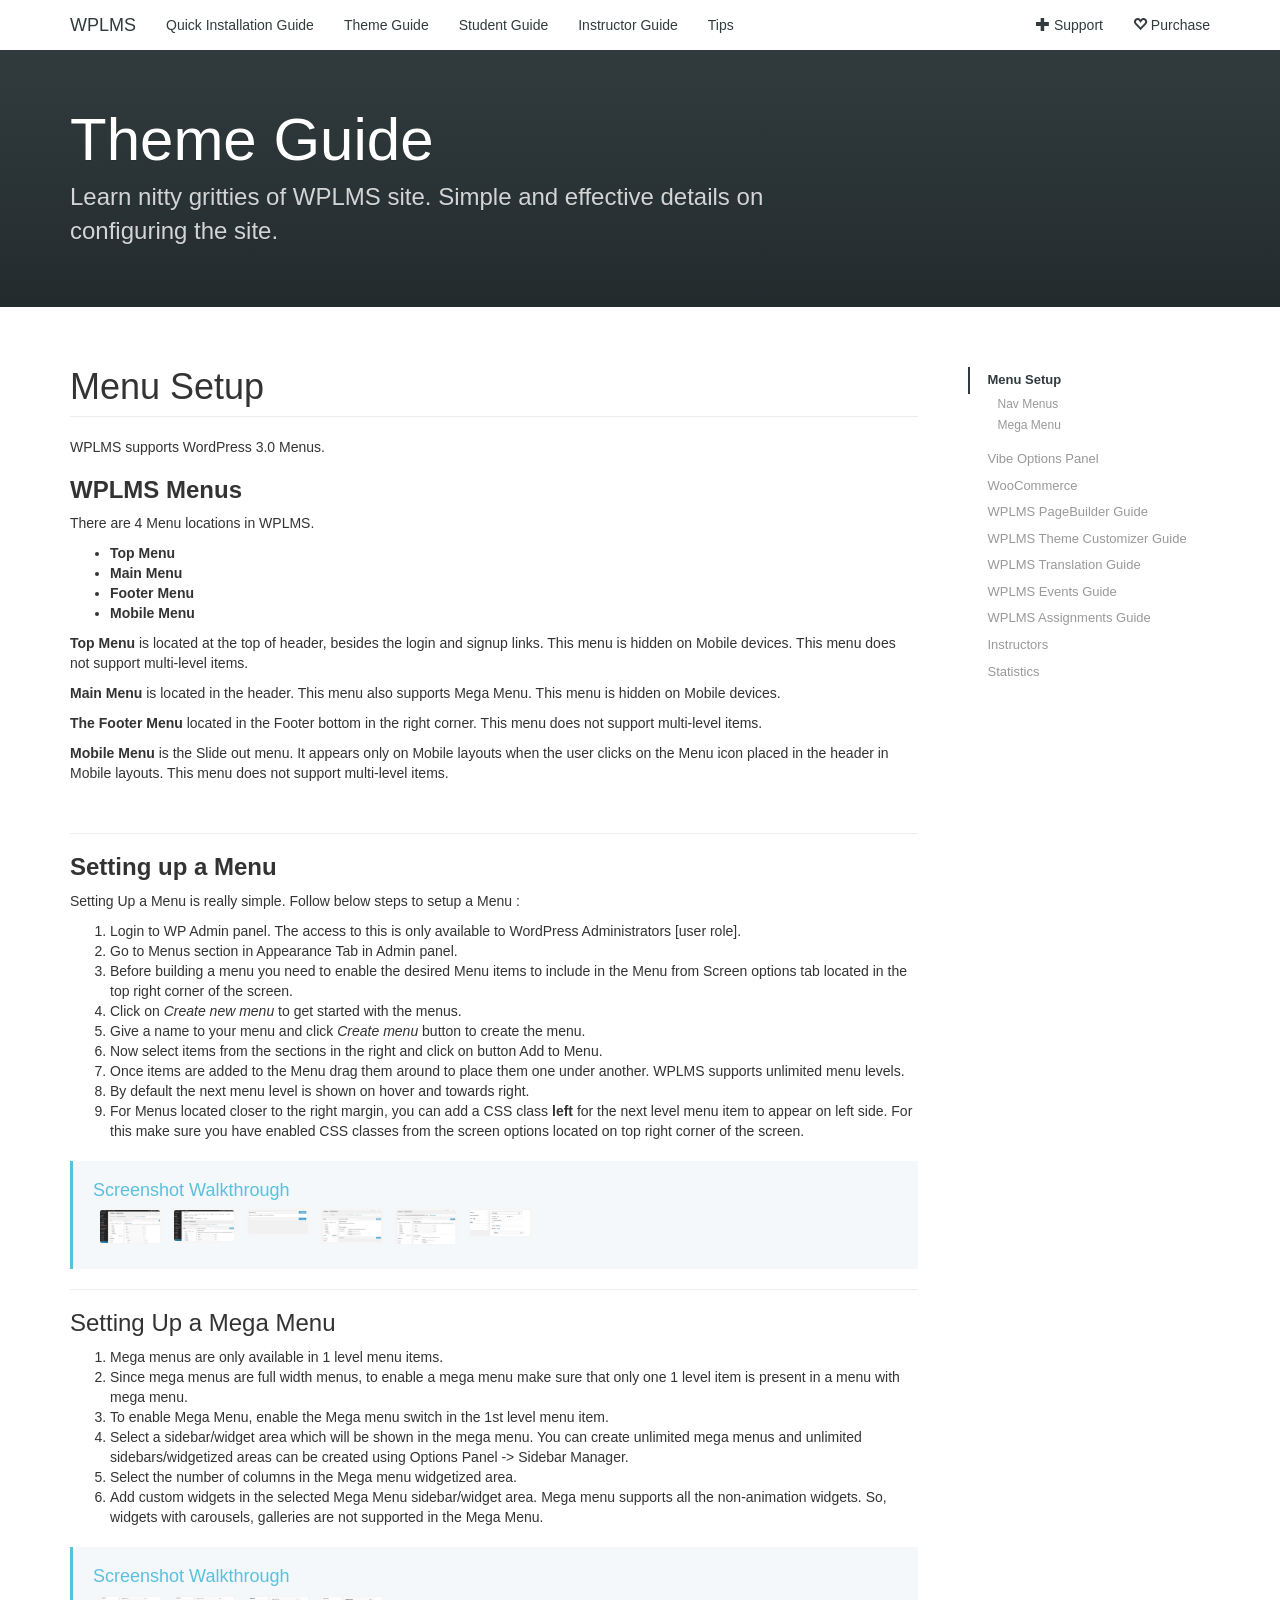
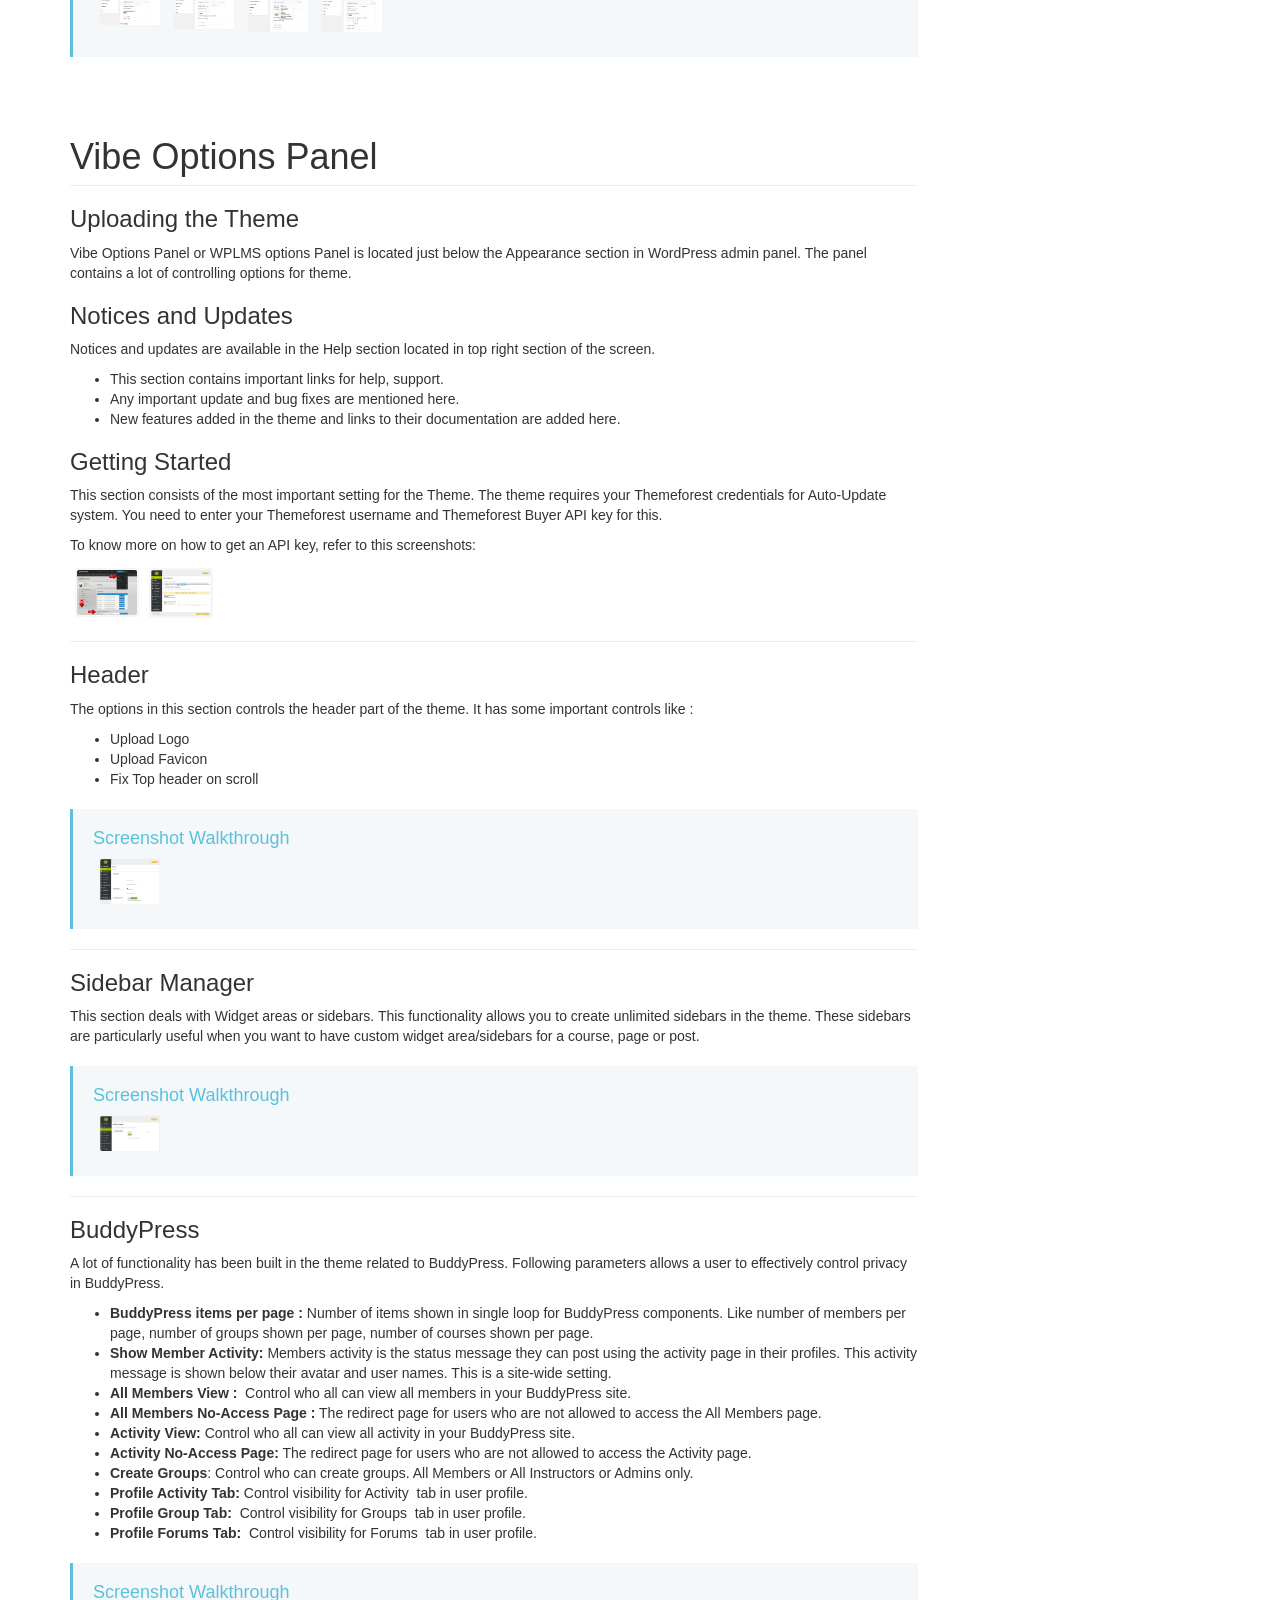
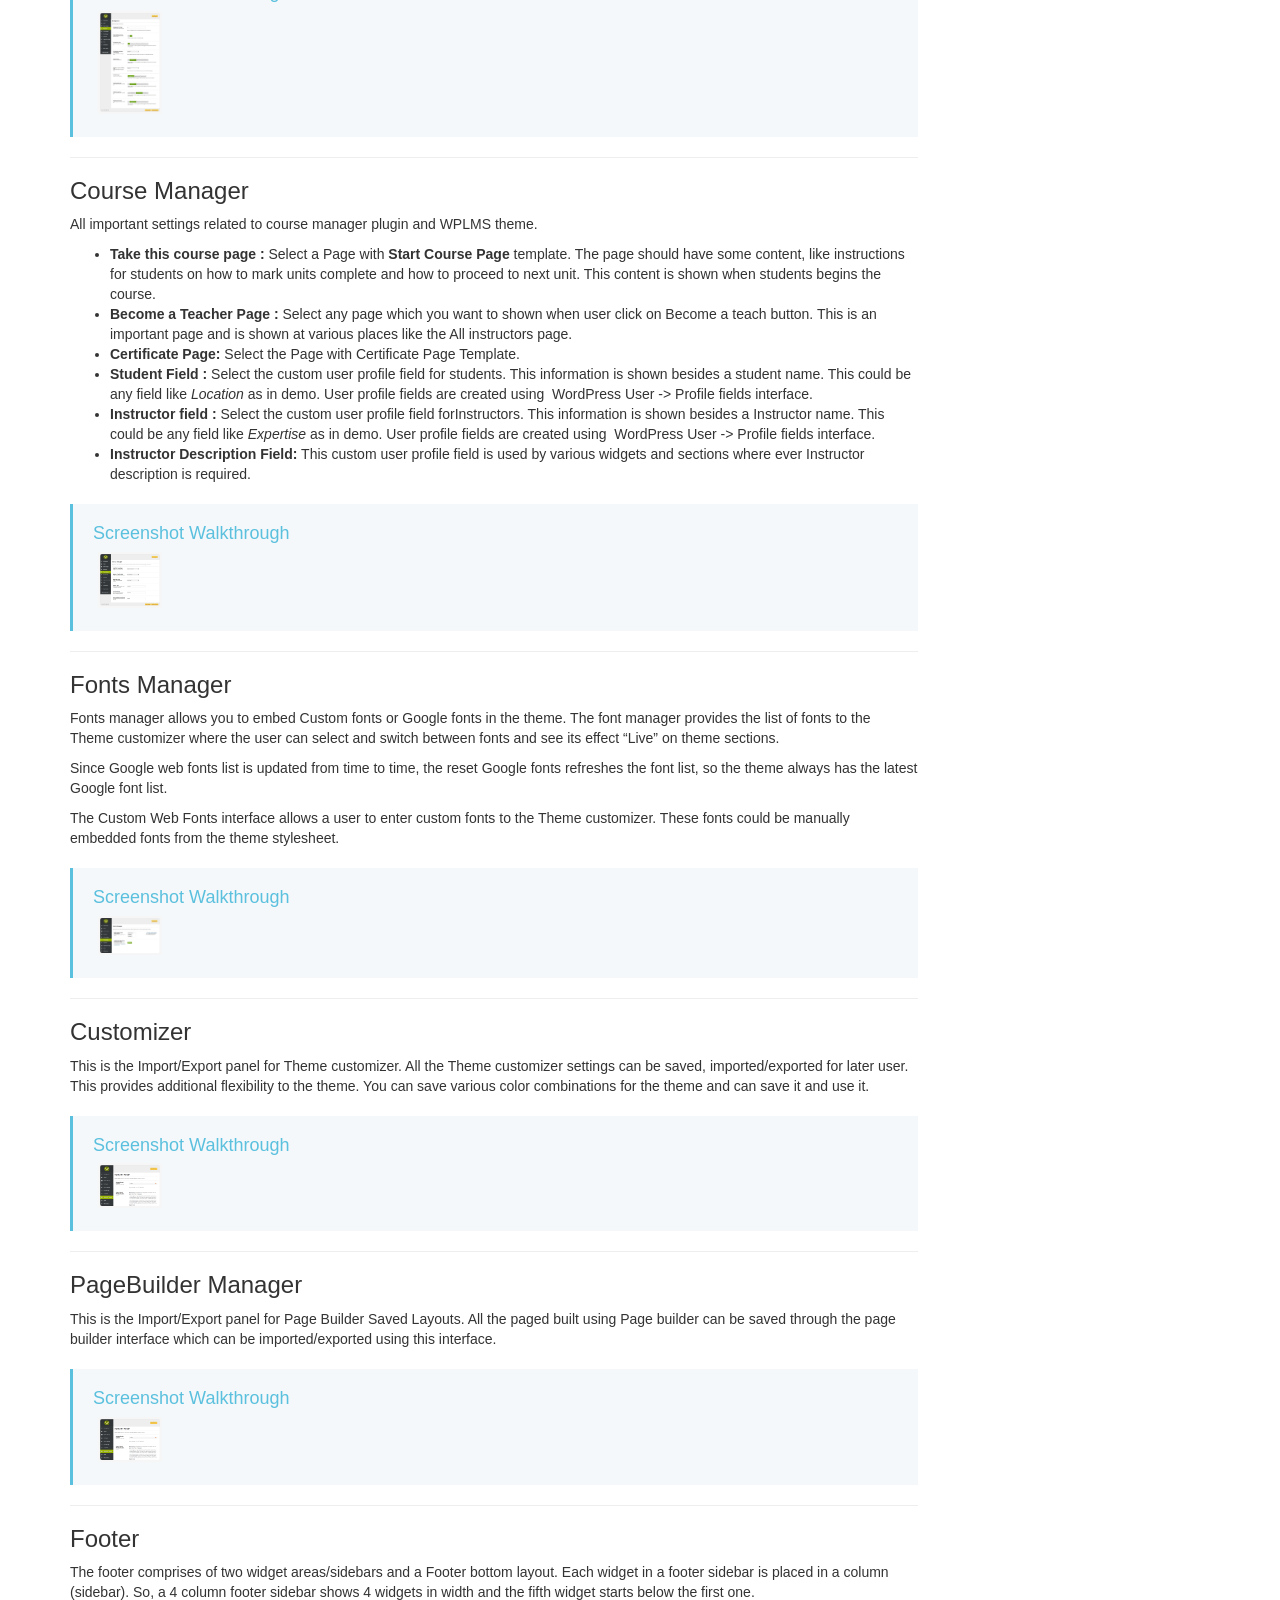
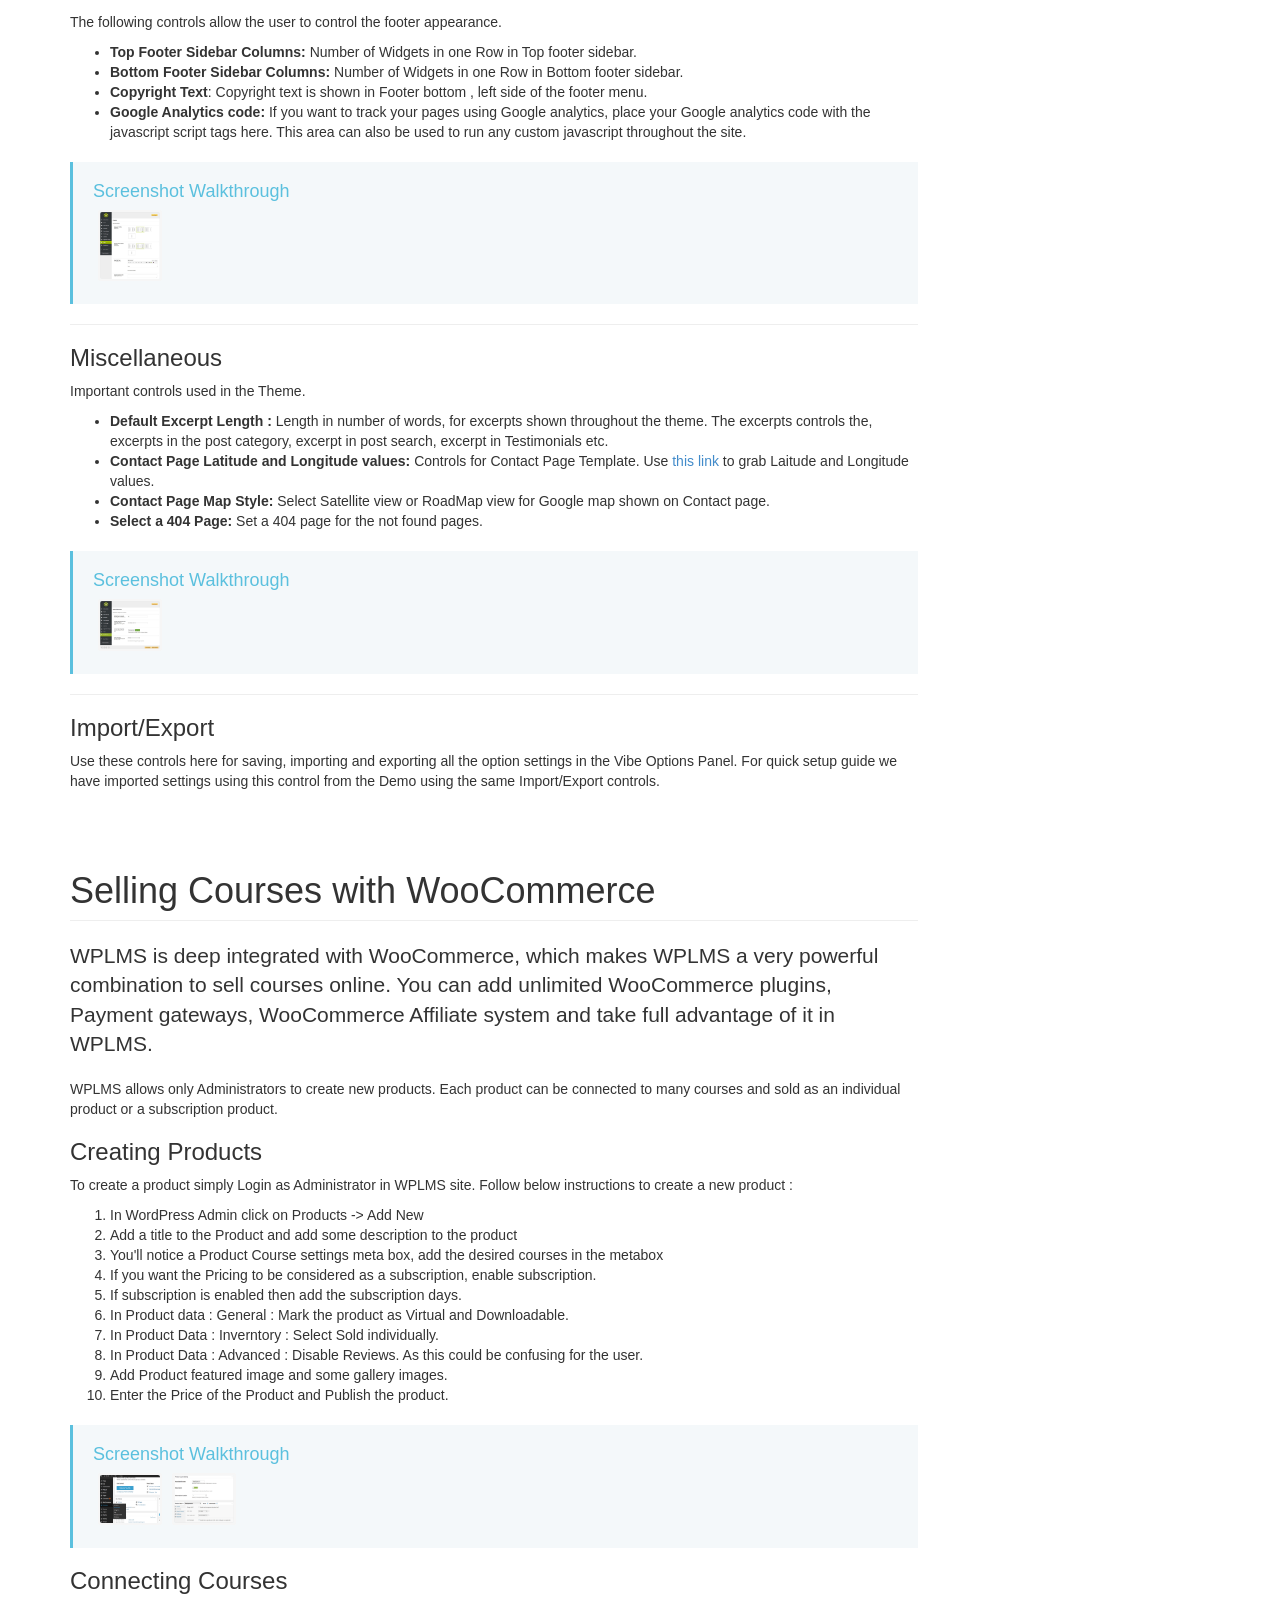
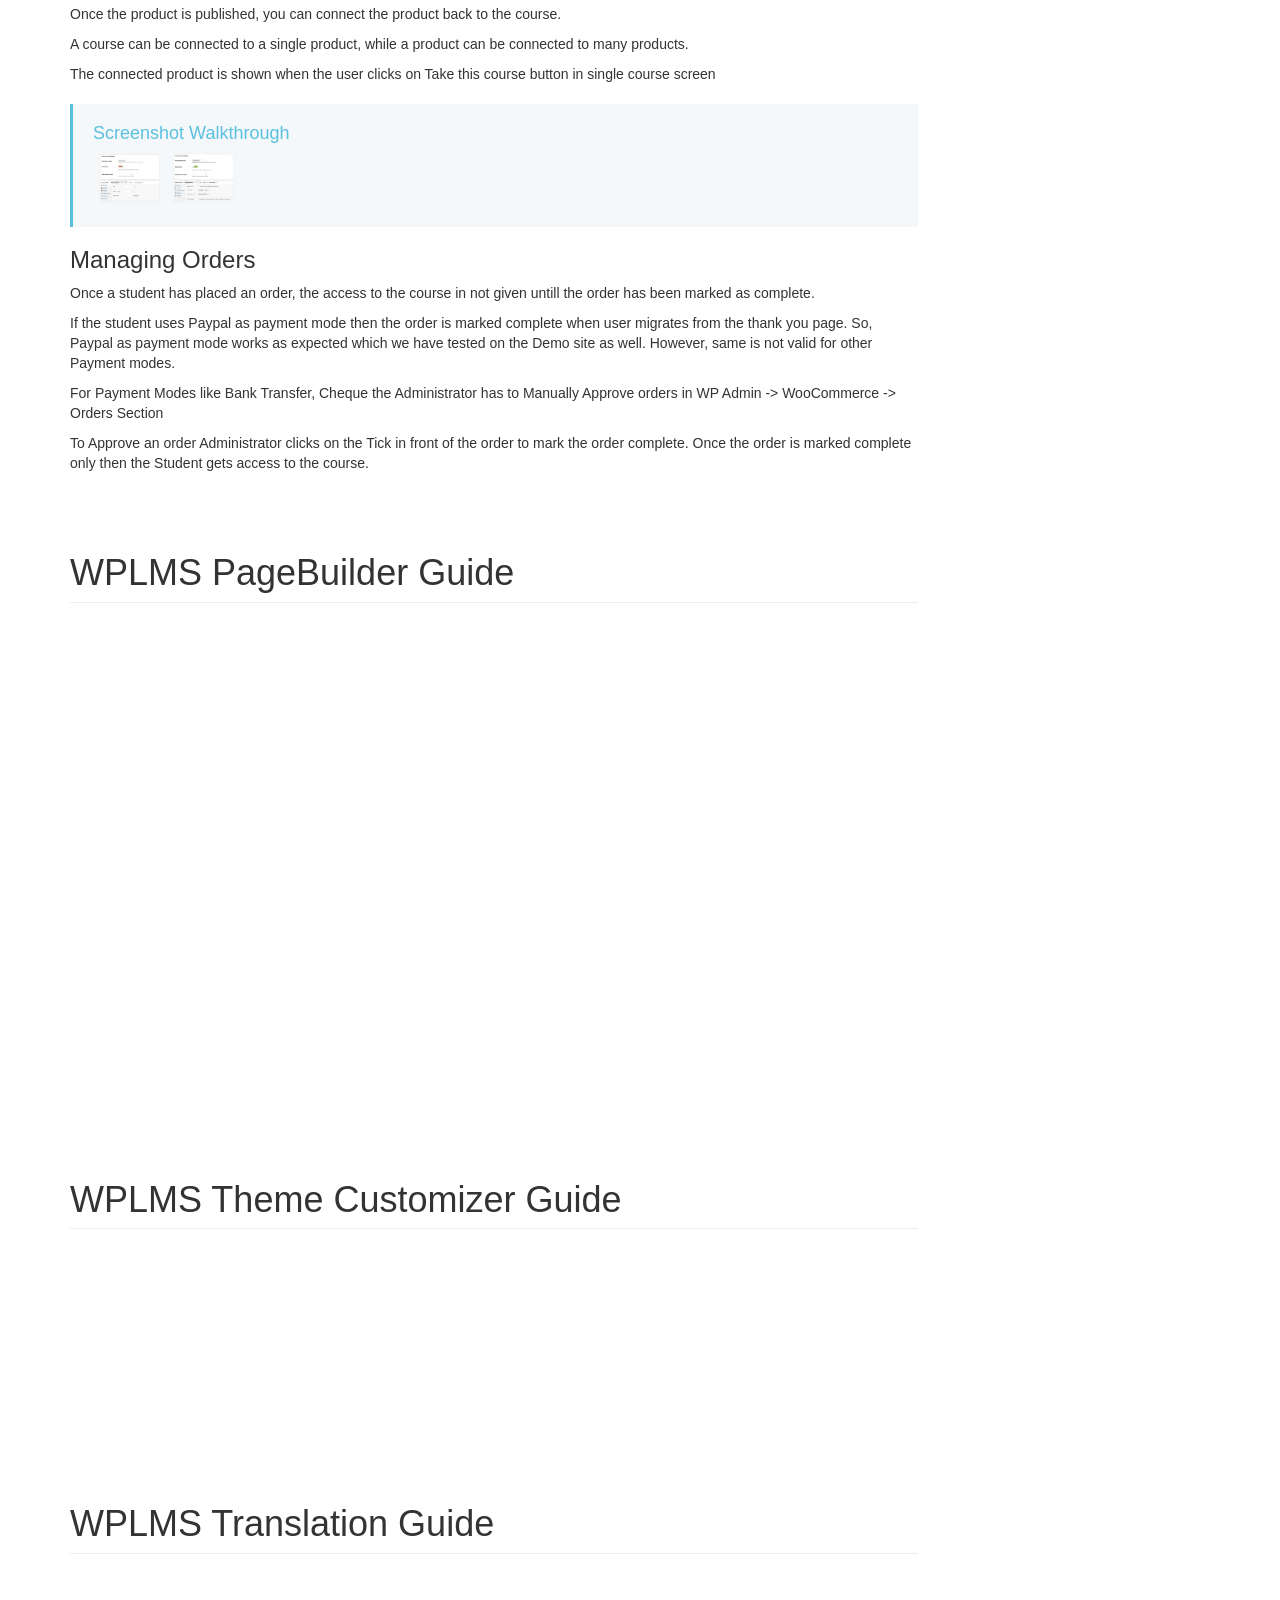
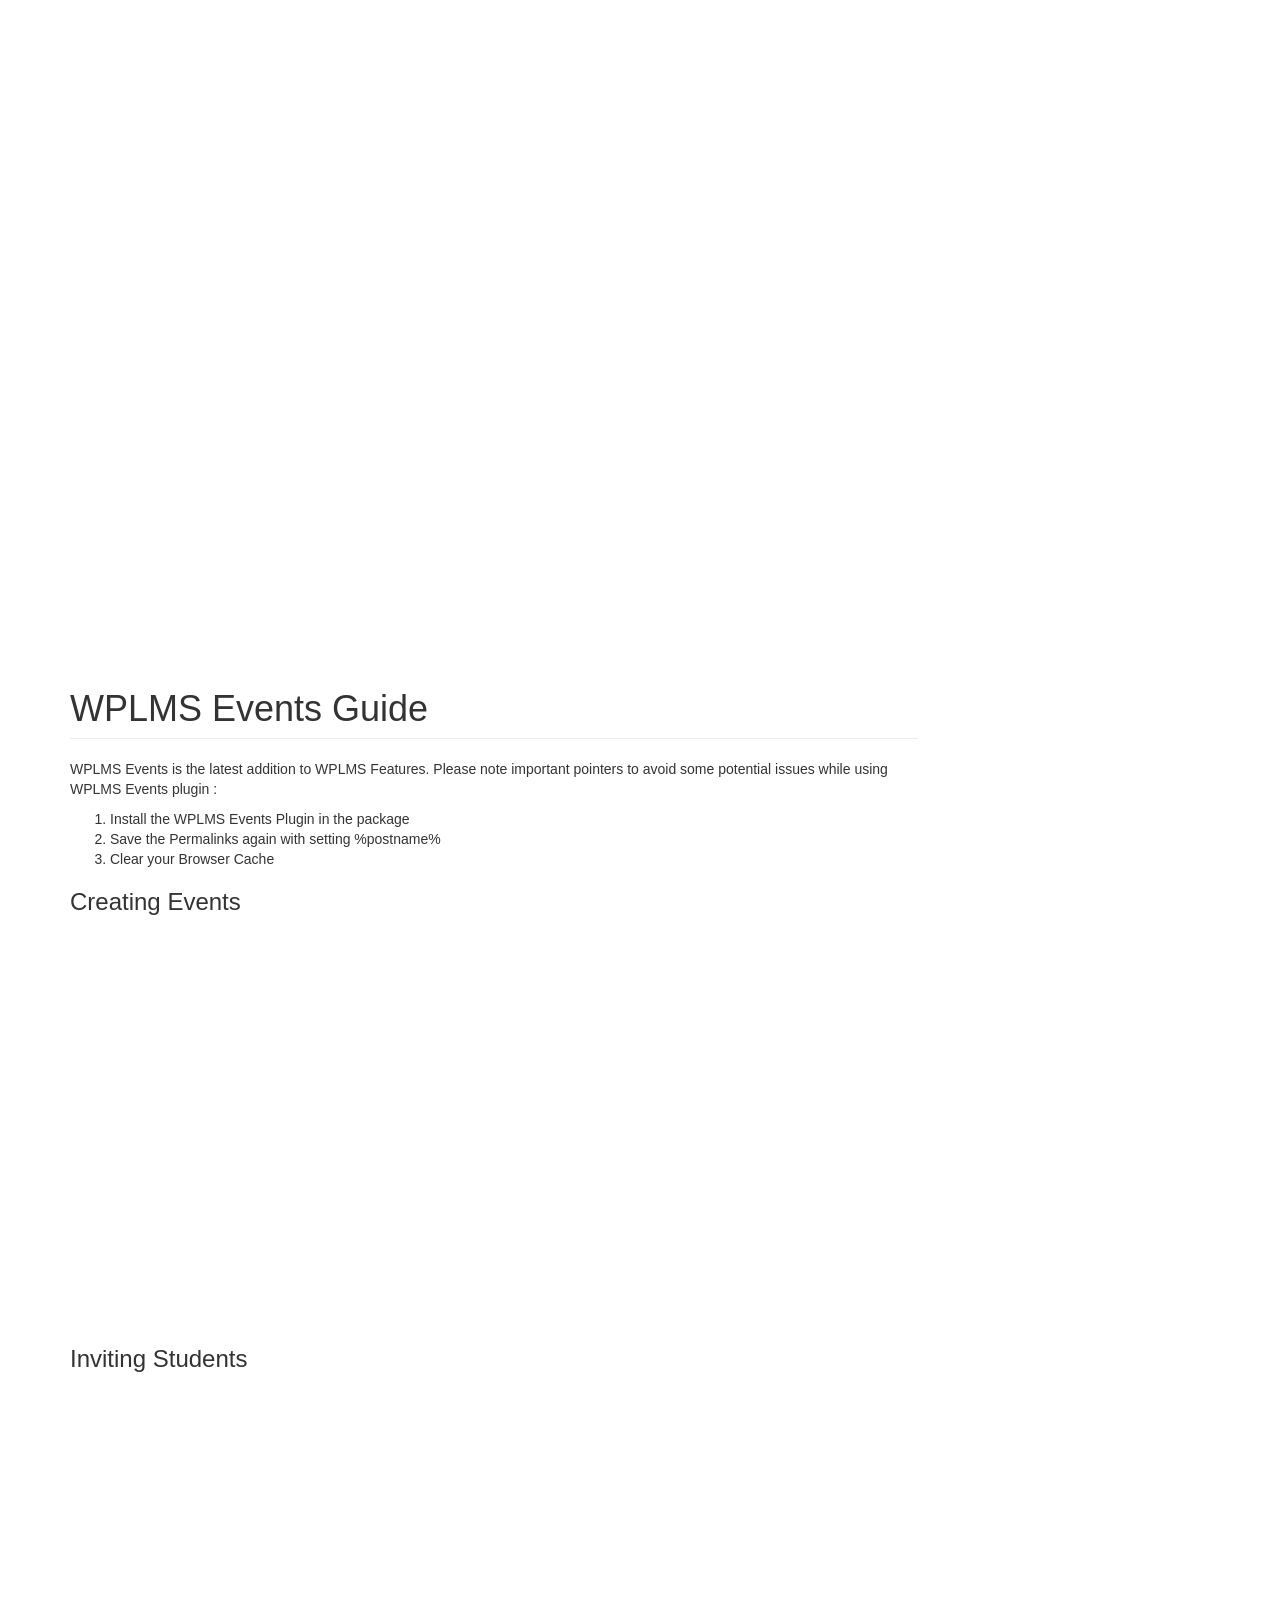
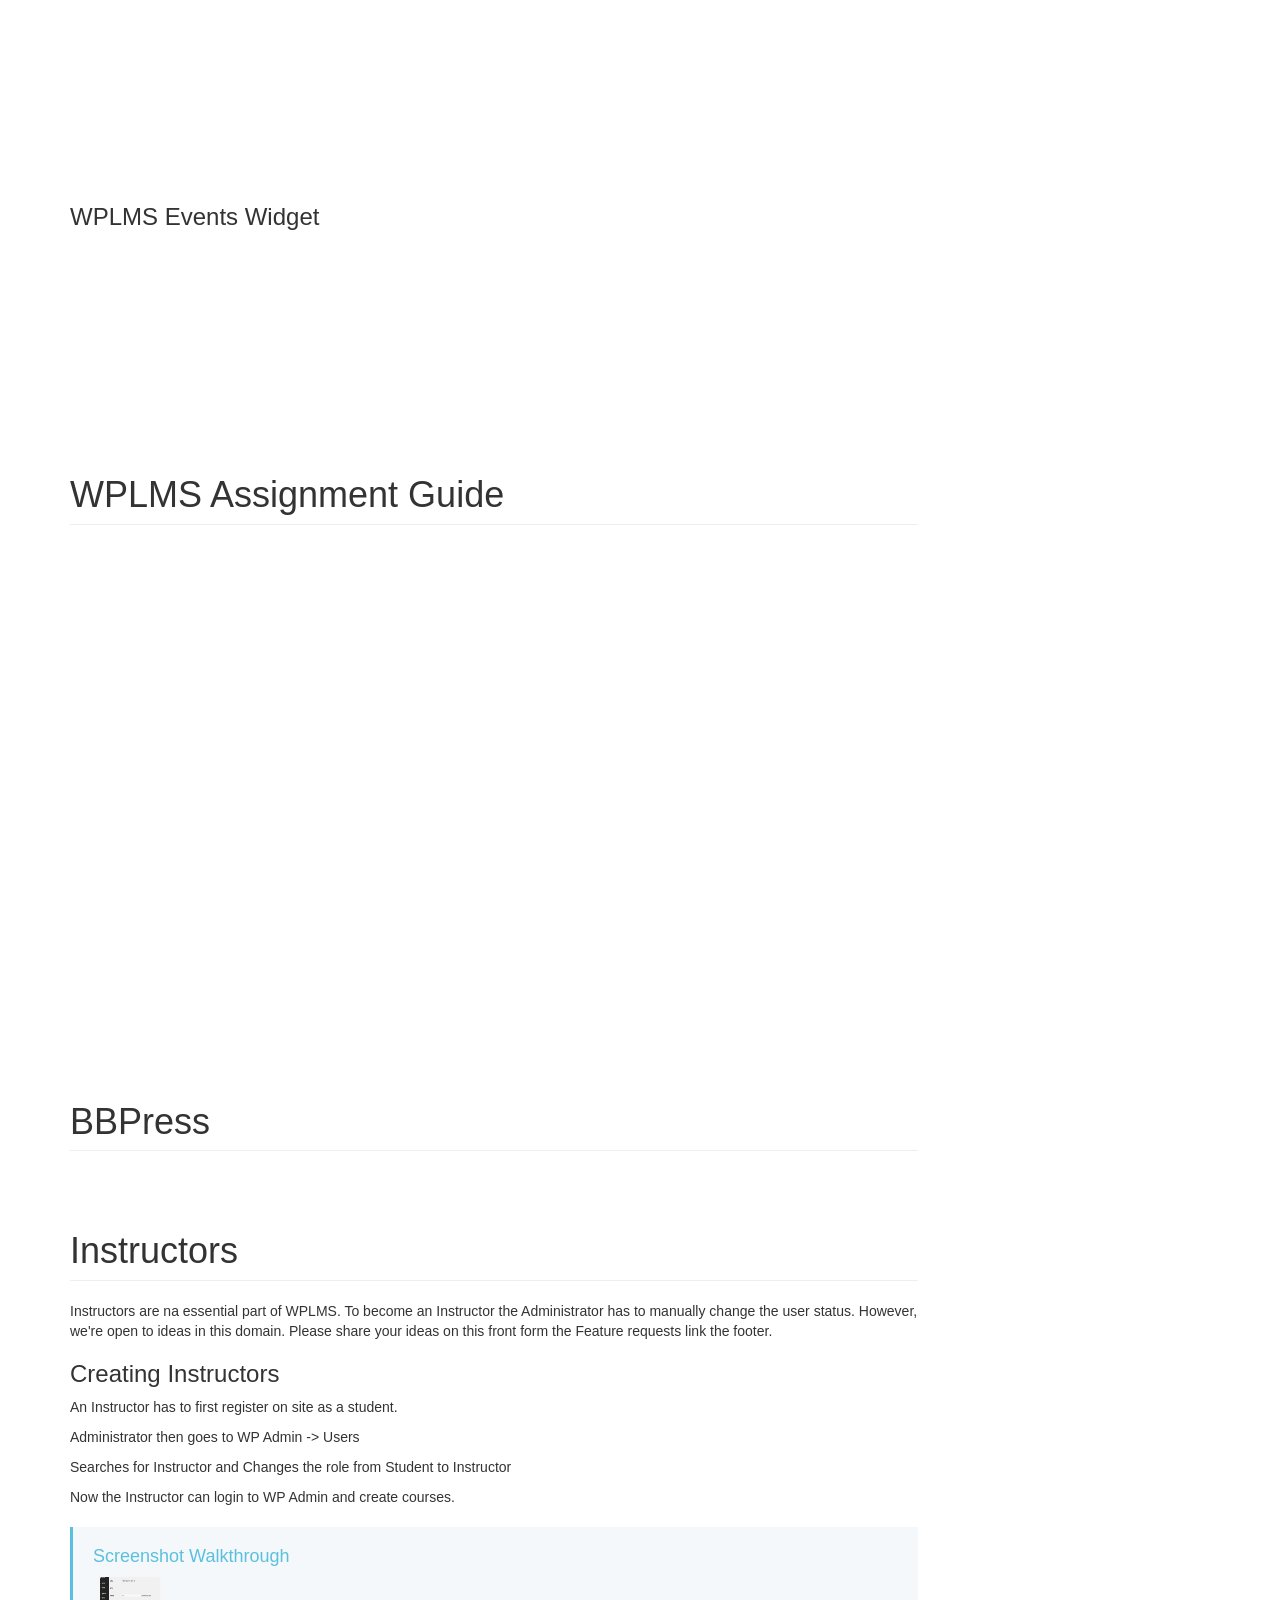
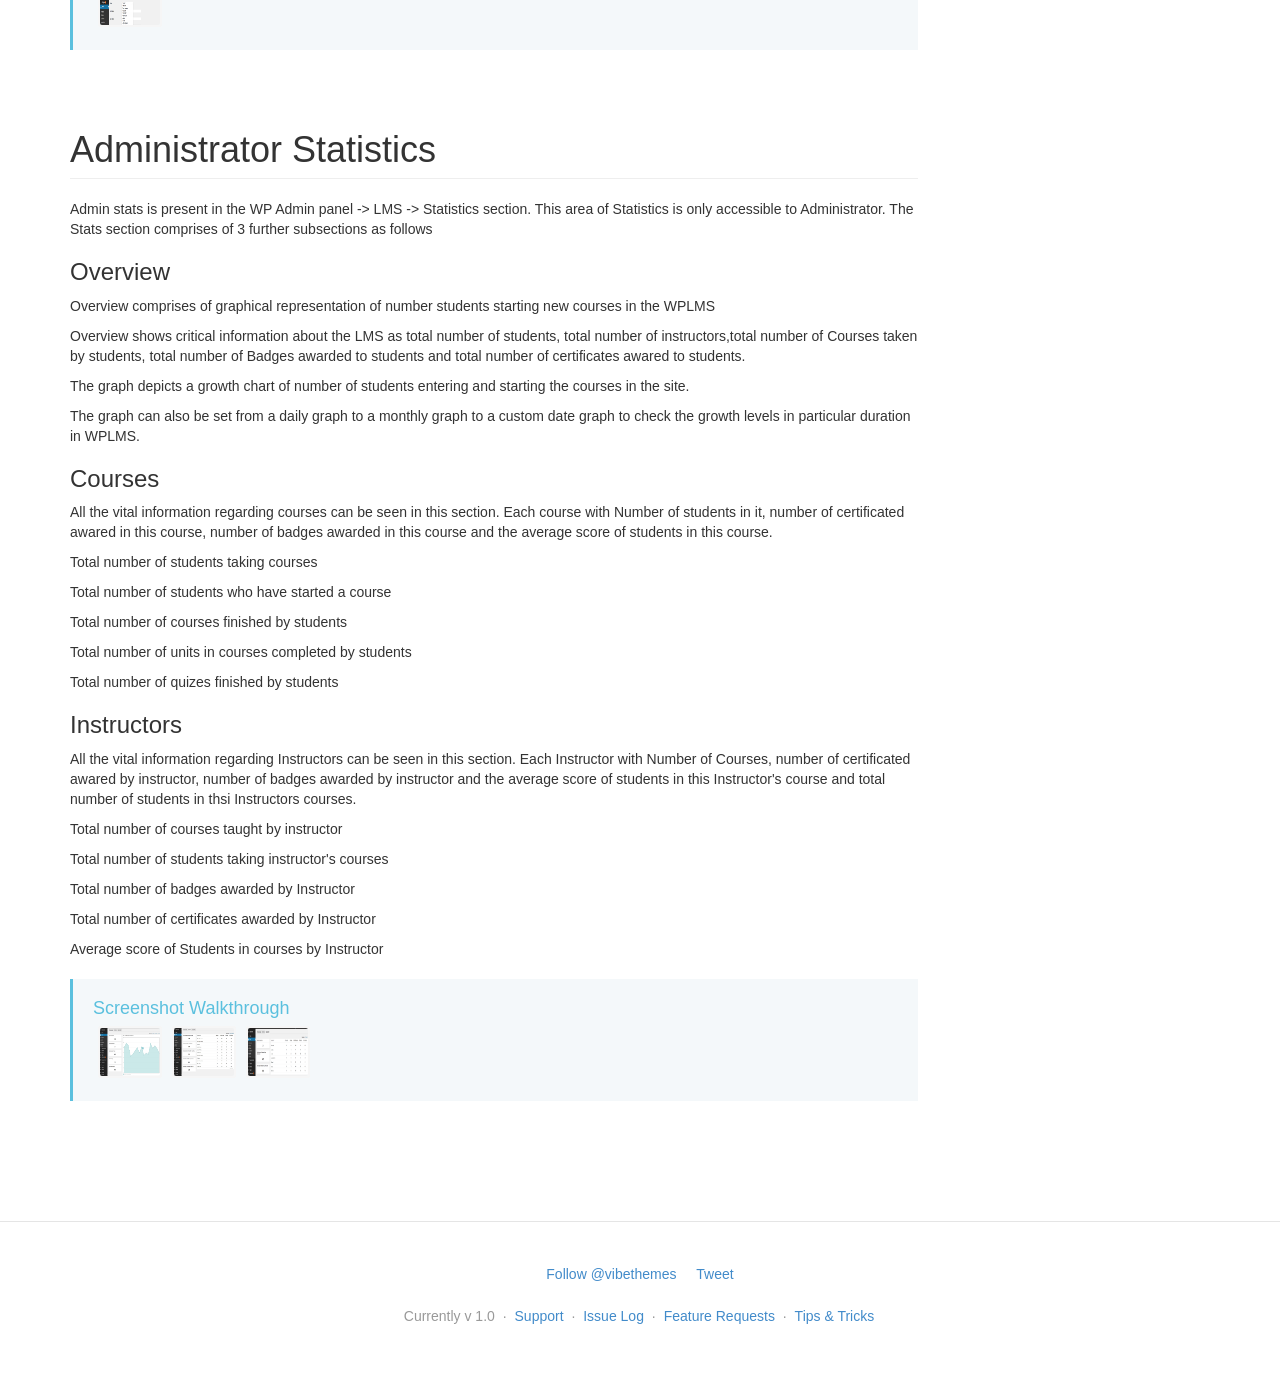
<file: documentation/theme-guide.html>
<!DOCTYPE html>
<html lang="en">
  <head>
    <!-- Meta, title, CSS, favicons, etc. -->
    <meta charset="utf-8">
<meta http-equiv="X-UA-Compatible" content="IE=edge">
<meta name="viewport" content="width=device-width, initial-scale=1">

<title>
  
    WPLMS Theme Guide | LMS for WordPress
  
</title>

<!-- Bootstrap core CSS -->
<link href="css/bootstrap.min.css" rel="stylesheet">
<link href="css/magnific-popup.css" rel="stylesheet">
<!-- Documentation extras -->
<link href="css/style.css" rel="stylesheet">


<!-- HTML5 shim and Respond.js IE8 support of HTML5 elements and media queries -->
<!--[if lt IE 9]>
  <script src="https://oss.maxcdn.com/libs/html5shiv/3.7.0/html5shiv.js"></script>
  <script src="https://oss.maxcdn.com/libs/respond.js/1.4.2/respond.min.js"></script>
<![endif]-->



  </head>
  <body class="bs-docs-home">
  
    <a class="sr-only" href="#content">Skip to main content</a>

    <!-- Docs master nav -->
    <header class="navbar navbar-static-top bs-docs-nav" role="banner">
  <div class="container">
    <div class="navbar-header">
      <button class="navbar-toggle" type="button" data-toggle="collapse" data-target=".bs-navbar-collapse">
        <span class="sr-only">Toggle navigation</span>
        <span class="icon-bar"></span>
        <span class="icon-bar"></span>
        <span class="icon-bar"></span>
      </button>
      <a href="index.html" class="navbar-brand">WPLMS</a>
    </div>
    <nav class="collapse navbar-collapse bs-navbar-collapse" role="navigation">
      <ul class="nav navbar-nav">
        <li>
          <a href="quick-installation-guide.html">Quick Installation Guide</a>
        </li>
        <li>
          <a href="theme-guide.html">Theme Guide</a>
        </li>
        <li>
          <a href="student-guide.html">Student Guide</a>
        </li>
        <li>
          <a href="instructor-guide.html">Instructor Guide</a>
        </li>
        <li>
          <a href="tips.html">Tips</a>
        </li>
      </ul>
      <ul class="nav navbar-nav navbar-right">
        <li><a href="http://vibethemes.com/forums/forum/wordpress-html-css/wordpress-themes/wplms/"><i class="glyphicon glyphicon-plus"></i> Support</a></li>
        <li><a href="http://themeforest.com/user/vibethemes"><i class="glyphicon glyphicon-heart-empty"></i> Purchase</a></li>
      </ul>
    </nav>
  </div>
</header>





    <!-- Docs page layout -->
    <div class="bs-header" id="content">
      <div class="container">
        <h1>Theme Guide</h1>
        <p>Learn nitty gritties of WPLMS site. Simple and effective details on configuring the site.</p>
        
      </div>
    </div>

    <div class="container bs-docs-container">

      <div class="row">
        <div class="col-md-9" role="main">



<div class="bs-docs-section">
  <h1 id="menu-setup" class="page-header">Menu Setup</h1>
 
                    
<p>WPLMS supports WordPress 3.0 Menus.</p>
<h3 id="menus"><strong>WPLMS Menus</strong></h3>
<p>There are 4 Menu locations in WPLMS.</p>
<ul>
<li><strong>Top Menu</strong></li>
<li><strong>Main Menu</strong></li>
<li><strong>Footer Menu</strong></li>
<li><strong>Mobile Menu</strong></li>
</ul>
<p><strong>Top Menu</strong> is located at the top of header, besides the login and signup links. This menu is hidden on Mobile devices.&nbsp;This menu does not support multi-level items.</p>
<p><strong>Main Menu</strong> is located in the header. This menu also supports Mega Menu.&nbsp;This menu is hidden on Mobile devices.</p>
<p><strong>The Footer Menu</strong> located in the Footer bottom in the right corner. This menu does not support multi-level items.</p>
<p><strong>Mobile Menu</strong> is the Slide out menu. It appears only on Mobile layouts when the user clicks on the Menu icon placed in the header in Mobile layouts.&nbsp;This menu does not support multi-level items.</p>
<p>&nbsp;</p>
<hr>
<h3 id="simple-menu"><strong>Setting up a Menu</strong></h3>
<p>Setting Up a Menu is really simple. Follow below steps to setup a Menu :</p>
<ol>
<li>Login to WP Admin panel. The access to this is only available to WordPress Administrators [user role].</li>
<li>Go to Menus section in Appearance Tab in Admin panel.</li>
<li>Before building a menu you need to enable the desired Menu items to include in the Menu from Screen options tab located in the top right corner of the screen.</li>
<li>Click on <em>Create new menu</em> to get started with the menus.</li>
<li>Give a name to your menu and click <em>Create menu</em> button to create the menu.</li>
<li>Now select items from the sections in the right and click on button Add to Menu.</li>
<li>Once items are added to the Menu drag them around to place them one under another. WPLMS supports unlimited menu levels.</li>
<li>By default the next menu level is shown on hover and towards right.</li>
<li>For Menus located closer to the right margin, you can add a CSS class <strong>left&nbsp;</strong>for the next level menu item to appear on left side. For this make sure you have enabled CSS classes from the screen options located on top right corner of the screen.</li>
</ol>
  <div class="bs-callout bs-callout-info">
    <h4>Screenshot Walkthrough</h4>
<div class="gallery normal"><a href="images/wplms-menu1.png?resize=1179%2C645" title="Locate Appearance -&gt; Menus"><img src="images/wplms-menu1.png?w=1170" alt="wplms-menu1" width="60" height="33"></a><a href="images/wplms-menu2.png?resize=1253%2C647" title="Enable Screen Options"><img src="images/wplms-menu2.png?w=1170" alt="wplms-menu2" width="60" height="31"></a><a href="images/wplms-menu3.png?resize=793%2C323" title="Create New Menu"><img src="images/wplms-menu3.png?w=1170" alt="wplms-menu3" width="60" height="24"></a><a href="images/wplms-menu4.png?resize=1102%2C582" title="Add Menu items"><img src="images/wplms-menu4.png?w=1170" alt="wplms-menu4" width="60" height="32"></a><a href="images/wplms-menu5.png?resize=1096%2C629" title="Assign Menu to Location"><img src="images/wplms-menu5.png?w=1170" alt="wplms-menu5" width="60" height="34"></a><a href="images/wplms-menu6.png?resize=789%2C340" title="Add Class Left for Left aligned sub-menu"><img src="images/wplms-menu6.png?w=1170" alt="wplms-menu6" width="60" height="26"></a></div>
</div>
<hr>
<h3 id="mega-menu">Setting Up a Mega Menu</h3>
<ol>
<li>Mega menus are only available in 1 level menu items.</li>
<li>Since mega menus are full width menus, to enable a mega menu make sure that only one 1 level item is present in a menu with mega menu.</li>
<li>To enable Mega Menu, enable the Mega menu switch in the 1st level menu item.</li>
<li>Select a sidebar/widget area which will be shown in the mega menu. You can create unlimited mega menus and unlimited sidebars/widgetized areas can be created using Options Panel -&gt; Sidebar Manager.</li>
<li>Select the number of columns in the Mega menu widgetized area.</li>
<li>Add custom widgets in the selected Mega Menu sidebar/widget area. Mega menu supports all the non-animation widgets. So, widgets with carousels, galleries are not supported in the Mega Menu.</li>
</ol>
<div class="bs-callout bs-callout-info">
    <h4>Screenshot Walkthrough</h4>
<div class="gallery normal"><a href="images/wplms-mega1.png?resize=929%2C436" title="Mega Menu switch on 1 level items"><img src="images/wplms-mega1.png?w=1170" alt="wplms-mega1" width="60" height="28"></a><a href="images/wplms-mega2.png?resize=904%2C485" title="Enable Switch"><img src="images/wplms-mega2.png?w=1170" alt="wplms-mega2" width="60" height="32"></a><a href="images/wplms-mega3.png?resize=842%2C492" title="Select Sidebar"><img src="images/wplms-mega3.png?w=1170" alt="wplms-mega3" width="60" height="35"></a><a href="images/wplms-mega4.png?resize=850%2C490" title="Select Mega Menu columns"><img src="images/wplms-mega4.png?w=1170" alt="wplms-mega4" width="60" height="35"></a></div>
</div>
</div>

          <!-- Global Bootstrap settings
================================================== -->
<div class="bs-docs-section">
  <h1 id="options-panel" class="page-header">Vibe Options Panel</h1>
<h3 id="upload-theme">Uploading the Theme</h3>
      <p>Vibe Options Panel or WPLMS options Panel is located just below the Appearance section in WordPress admin panel. The panel contains a lot of controlling options for theme.</p>
      <h3 id="notices">Notices and Updates</h3>
      <p>Notices and updates are available in the Help section located in top right section of the screen.</p>
      <ul>
      <li>This section contains important links for help, support.</li>
      <li>Any important update and bug fixes are mentioned here.</li>
      <li>New features added in the theme and links to their documentation are added here.</li>
      </ul>
      <h3 id="started">Getting Started</h3>
      <p>This section consists of the most important setting for the Theme. The theme requires your Themeforest credentials for Auto-Update system. You need to enter your Themeforest username and Themeforest Buyer API key for this.</p>
      <p>To know more on how to get an API key, refer to this screenshots:</p>

      <div class="gallery normal"><a href="images/apikey.png?resize=800%2C600" title="How to get your Themeforest Api Key"><img src="images/apikey.png?w=1170" alt="apikey" width="60" height="45"></a><a href="images/wplms-options1.png?resize=848%2C644" title="Themeforest Credentials required for Theme Auto Update"><img src="images/wplms-options1.png?w=1170" alt="wplms-options1" width="60" height="46"></a></div>
      <hr>
      <h3 id="header">Header</h3>
      <p>The options in this section controls the header part of the theme. It has some important controls like :</p>
      <ul>
      <li>Upload Logo</li>
      <li>Upload Favicon</li>
      <li>Fix Top header on scroll</li>
      </ul>
      <div class="bs-callout bs-callout-info">
    <h4>Screenshot Walkthrough</h4>
      <div class="gallery normal"><a href="images/wplms-options2.png?resize=848%2C642" title="Header Settings"><img src="images/wplms-options2.png?w=1170" alt="wplms-options2" width="60" height="45"></a></div>
      </div>
      <hr>
      <h3 id="sidebars">Sidebar Manager</h3>
      <p>This section deals with Widget areas or sidebars. This functionality allows you to create unlimited sidebars in the theme. These sidebars are particularly useful when you want to have custom widget area/sidebars for a course, page or post.</p>
      <div class="bs-callout bs-callout-info">
    <h4>Screenshot Walkthrough</h4>
      <div class="gallery normal"><a href="images/wplms-options3.png?resize=1064%2C624" title=""><img src="images/wplms-options3.png?w=1170" alt="wplms-options3" width="60" height="35"></a></div>
      </div>
      <hr>
      <h3 id="buddypress">BuddyPress</h3>
      <p>A lot of functionality has been built in the theme related to BuddyPress. Following parameters allows a user to effectively control privacy in BuddyPress.</p>
      <ul>
      <li><strong>BuddyPress items per page :&nbsp;</strong>Number of items shown in single loop for BuddyPress components. Like number of members per page, number of groups shown per page, number of courses shown per page.</li>
      <li><strong>Show Member Activity:</strong> Members activity is the status message they can post using the activity page in their profiles. This activity message is shown below their avatar and user names. This is a site-wide setting.</li>
      <li><strong>All Members View :&nbsp;</strong> Control who all can view all members in your BuddyPress site.</li>
      <li><strong>All Members No-Access Page :</strong> The redirect page for users who are not allowed to access the All Members page.</li>
      <li><strong>Activity View:&nbsp;</strong>Control who all can view all activity in your BuddyPress site.</li>
      <li><strong>Activity No-Access Page:</strong>&nbsp;The redirect page for users who are not allowed to access the Activity page.</li>
      <li><strong>Create Groups</strong>: Control who can create groups. All Members or All Instructors or Admins only.</li>
      <li><strong>Profile Activity Tab:</strong> Control visibility for&nbsp;Activity &nbsp;tab in user profile.</li>
      <li><strong>Profile&nbsp;Group Tab:</strong> &nbsp;Control&nbsp;visibility for&nbsp;Groups &nbsp;tab in user profile.</li>
      <li><strong>Profile&nbsp;Forums Tab:</strong> &nbsp;Control&nbsp;visibility for&nbsp;Forums &nbsp;tab in user profile.</li>
      </ul>
      <div class="bs-callout bs-callout-info">
    <h4>Screenshot Walkthrough</h4>
      <div class="gallery normal"><a href="images/wplms-options4.jpg?resize=640%2C1054" title="BuddyPress settings"><img src="images/wplms-options4.jpg?w=1170" alt="wplms-options4" width="60" height="99"></a></div>
      </div>
      <hr>
      <h3 id="course">Course Manager</h3>
      <p>All important settings related to course manager plugin and WPLMS theme.</p>
      <ul>
      <li><strong>Take this course page :</strong> Select a Page with <strong>Start Course Page</strong> template. The page should have some content, like instructions for students on how to mark units complete and how to proceed to next unit. This content is shown when students begins the course.</li>
      <li><strong>Become a Teacher Page : </strong>Select any page which you want to shown when user click on Become a teach button.&nbsp;This is an important page and is shown at various places like the All instructors page.</li>
      <li><strong>Certificate Page:</strong>&nbsp;Select the Page with Certificate Page Template.</li>
      <li><strong>Student Field :&nbsp;</strong>Select the custom user profile field for students. This information is shown besides a student name. This could be any field like <em>Location</em> as in demo. User profile fields are created using &nbsp;WordPress User -&gt; Profile fields interface.</li>
      <li><strong>Instructor field :&nbsp;</strong>Select the custom user profile field forInstructors. This information is shown besides a Instructor name. This could be any field like&nbsp;<em>Expertise</em>&nbsp;as in demo.&nbsp;User profile fields are created using &nbsp;WordPress User -&gt; Profile fields interface.</li>
      <li><strong>Instructor Description Field:</strong> This custom user profile field is used by various widgets and sections where ever Instructor description is required.</li>
      </ul>
      <div class="bs-callout bs-callout-info">
    <h4>Screenshot Walkthrough</h4>
      <div class="gallery normal"><a href="images/wplms-options5.jpg?resize=849%2C742" title="Course Manager"><img src="images/wplms-options5.jpg?w=1170" alt="wplms-options5" width="60" height="52"></a></div>
      </div>
      <hr>
      <h3 id="fonts">Fonts Manager</h3>
      <p>Fonts manager allows you to embed Custom fonts or Google fonts in the theme. The font manager provides the list of fonts to the Theme customizer where the user can select and switch between fonts and see its effect “Live” on theme sections.</p>
      <p>Since Google web fonts list is updated from time to time, the reset Google fonts refreshes the font list, so the theme always has the latest Google font list.</p>
      <p>The Custom Web Fonts interface allows a user to enter custom fonts to the Theme customizer. These fonts could be manually embedded fonts from the theme stylesheet.</p>
      <div class="bs-callout bs-callout-info">
    <h4>Screenshot Walkthrough</h4>
      <div class="gallery normal"><a href="images/wplms-options6.png?resize=1056%2C623" title=""><img src="images/wplms-options6.png?w=1170" alt="wplms-options6" width="60" height="35"></a></div>
      </div>
      <hr>
      <h3 id="customizer">Customizer</h3>
      <p>This is the Import/Export panel for Theme customizer. All the Theme customizer settings can be saved, imported/exported for later user. This provides additional flexibility to the theme. You can save various color combinations for the theme and can save it and use it.</p>
      <div class="bs-callout bs-callout-info">
    <h4>Screenshot Walkthrough</h4>
      <div class="gallery normal"><a href="images/wplms-options8.png?resize=925%2C625" title=""><img src="images/wplms-options8.png?w=1170" alt="wplms-options8" width="60" height="41"></a></div>
      </div>
      <hr>
      <h3 id="pagebuilder">PageBuilder Manager</h3>
      <p>This is the Import/Export panel for Page Builder Saved Layouts. All the paged built using Page builder can be saved through the page builder interface which can be imported/exported using this interface.</p>
      <div class="bs-callout bs-callout-info">
    <h4>Screenshot Walkthrough</h4>
      <div class="gallery normal"><a href="images/wplms-options8.png?resize=925%2C625" title=""><img src="images/wplms-options8.png?w=1170" alt="wplms-options8" width="60" height="41"></a></div>
      </div>
      <hr>
      <h3 id="footer">Footer</h3>
      <p>The footer comprises of two widget areas/sidebars and a Footer bottom layout. Each widget in a footer sidebar is placed in a column (sidebar). So, a 4 column footer sidebar shows 4 widgets in width and the fifth widget starts below the first one.</p>
      <p>The following controls allow the user to control the footer appearance.</p>
      <ul>
      <li><strong>Top Footer Sidebar Columns:</strong> Number of Widgets in one Row in Top footer sidebar.</li>
      <li><strong>Bottom&nbsp;Footer Sidebar Columns:</strong> Number of Widgets in one Row in Bottom footer sidebar.</li>
      <li><strong>Copyright Text</strong>: Copyright text is shown in Footer bottom , left side of the footer menu.</li>
      <li><strong>Google Analytics code:</strong> If you want to track your pages using Google analytics, place your Google analytics code with the javascript script tags here. This area can also be used to run any custom javascript throughout the site.</li>
      </ul>
      <div class="bs-callout bs-callout-info">
    <h4>Screenshot Walkthrough</h4>
      <div class="gallery normal"><a href="images/wplms-options9.jpg?resize=800%2C899" title=""><img src="images/wplms-options9.jpg?w=1170" alt="wplms-options9" width="60" height="67"></a></div>
      </div>
      <hr>
      <h3 id="misc">Miscellaneous</h3>
      <p>Important controls used in the Theme.</p>
      <ul>
      <li><strong>Default Excerpt Length :</strong> Length in number of words, for excerpts shown throughout the theme. The excerpts controls the, excerpts in the post category, excerpt in post search, excerpt in Testimonials etc.</li>
      <li><strong>Contact Page Latitude and Longitude values:</strong> Controls for Contact Page Template. Use <a href="http://itouchmap.com/latlong.html">this link</a> to grab Laitude and Longitude values.</li>
      <li><strong>Contact Page Map Style:</strong> Select Satellite view or RoadMap view for Google map shown on Contact page.</li>
      <li><strong>Select a 404 Page:</strong> Set a 404 page for the not found pages.</li>
      </ul>
      <div class="bs-callout bs-callout-info">
    <h4>Screenshot Walkthrough</h4>
      <div class="gallery normal"><a href="images/wplms-option10.jpg?resize=800%2C639" title=""><img src="images/wplms-option10.jpg?w=1170" alt="wplms-option10" width="60" height="48"></a></div>
      </div>
      <hr>
      <h3 id="import">Import/Export</h3>
      <p>Use these controls here for saving, importing and exporting all the option settings in the Vibe Options Panel.&nbsp;For quick setup guide we have imported settings using this control from the Demo using the same Import/Export controls.</p>
</div>

<div class="bs-docs-section">
  <h1 id="selling" class="page-header">Selling Courses with WooCommerce</h1>
  <p class="lead">WPLMS is deep integrated with WooCommerce, which makes WPLMS a very powerful combination to sell courses online. You can add unlimited WooCommerce plugins, Payment gateways, WooCommerce Affiliate system and take full advantage of it in WPLMS.</p>
  <p>WPLMS allows only Administrators to create new products. Each product can be connected to many courses and sold as an individual product or a subscription product.</p>
  <h3 id="creating-products">Creating Products</h3>
  <p> To create a product simply Login as Administrator in WPLMS site. Follow below instructions to create a new product : <br /></p>
  <ol>
    <li>In WordPress Admin click on Products -> Add New </li>
    <li>Add a title to the Product and add some description to the product </li>
    <li>You'll notice a Product Course settings meta box, add the desired courses in the metabox</li>
    <li>If you want the Pricing to be considered as a subscription, enable subscription.</li>
    <li>If subscription is enabled then add the subscription days.</li>
    <li>In Product data : General : Mark the product as Virtual and Downloadable.</li>
    <li>In Product Data : Inverntory : Select Sold individually.</li>
    <li>In Product Data : Advanced : Disable Reviews. As this could be confusing for the user.</li>
    <li>Add Product featured image and some gallery images.</li>
    <li>Enter the Price of the Product and Publish the product.</li>
  </ol>
<div class="bs-callout bs-callout-info">
    <h4>Screenshot Walkthrough</h4>
      <div class="gallery normal"><a href="images/wplms-prd1.png?resize=800%2C639" title="Product"><img src="images/wplms-prd1.png?w=1170" alt="wplms-option10" width="60" height="48"></a><a href="images/wplms-prd3.png?resize=800%2C639" title="Product"><img src="images/wplms-prd3.png?w=1170" alt="wplms-option10" width="60" height="48"></a></div>
      </div>

  <h3 id="connecting-courses">Connecting Courses</h3>
  <p>Once the product is published, you can connect the product back to the course.</p>
  <p>A course can be connected to a single product, while a product can be connected to many products.</p>
  <p>The connected product is shown when the user clicks on Take this course button in single course screen</p>
  <div class="bs-callout bs-callout-info">
    <h4>Screenshot Walkthrough</h4>
      <div class="gallery normal"><a href="images/wplms-prd2.png?resize=800%2C639" title="Product"><img src="images/wplms-prd2.png?w=1170" alt="wplms-option10" width="60" height="48"></a><a href="images/wplms-prd3.png?resize=800%2C639" title="Product"><img src="images/wplms-prd3.png?w=1170" alt="wplms-option10" width="60" height="48"></a></div>
      </div>
  <h3 id="managing-orders">Managing Orders</h3>
  <p>Once a student has placed an order, the access to the course in not given untill the order has been marked as complete.</p>
  <p>If the student uses Paypal as payment mode then the order is marked complete when user migrates from the thank you page. So, Paypal as payment mode works as expected which we have tested on the Demo site as well. However, same is not valid for other Payment modes.</p>
  <p>For Payment Modes like Bank Transfer, Cheque the Administrator has to Manually Approve orders in WP Admin -> WooCommerce -> Orders Section</p>
  <p>To Approve an order Administrator clicks on the Tick in front of the order to mark the order complete. Once the order is marked complete only then the Student gets access to the course.</p>
</div>  

<div class="bs-docs-section">
  <h1 id="wplms-pagebuilder" class="page-header">WPLMS PageBuilder Guide</h1>
  <div class="fitvids">
    <iframe width="560" height="315" src="http://www.youtube.com/embed/-QSrx1sNkQM" frameborder="0" allowfullscreen></iframe>
  </div>
</div>

<div class="bs-docs-section">
  <h1 id="wplms-theme-customizer" class="page-header">WPLMS Theme Customizer Guide</h1>
  <div class="fitvids">
   <iframe name='quickcast' src='http://quick.as/embed/5d0msdpa' scrolling='no' frameborder='0' width='100%' allowfullscreen></iframe><script src='http://quick.as/embed/script/1.82'></script>
  </div>
</div>

<div class="bs-docs-section">
  <h1 id="wplms-translation" class="page-header">WPLMS Translation Guide</h1>
  <div class="fitvids">
   <iframe width="420" height="315" src="http://www.youtube.com/embed/tC6z0uN7FK0" frameborder="0" allowfullscreen></iframe>
  </div>
</div>
<div class="bs-docs-section">
  <h1 id="wplms-events" class="page-header">WPLMS Events Guide</h1>
    <p>WPLMS Events is the latest addition to WPLMS Features. Please note important pointers to avoid some potential issues while using WPLMS Events plugin :</p>
  <ol>
  <li>Install the WPLMS Events Plugin in the package</li>
  <li>Save the Permalinks again with setting %postname% </li>
  <li>Clear your Browser Cache</li>
  </ol>
  <h3 id="creating-events">Creating Events</h3>
  <div class="fitvids">
   <iframe src="http://www.screenr.com/embed/5SSN" width="650" height="396" frameborder="0"></iframe>
  </div>
  <h3 id="inviting-students">Inviting Students</h3>
  <div class="fitvids">
   <iframe src="http://www.screenr.com/embed/jSSN" width="650" height="396" frameborder="0"></iframe>
  </div>
  <h3 id="events-widget">WPLMS Events Widget</h3>
  <div class="fitvids">
   <iframe name='quickcast' src='http://quick.as/embed/ala6c8qv' scrolling='no' frameborder='0' width='100%' allowfullscreen></iframe><script src='http://quick.as/embed/script/2.05'></script>
  </div>
</div>
<div class="bs-docs-section">
  <h1 id="wplms-assignments" class="page-header">WPLMS Assignment Guide</h1>
  <div class="fitvids">
   <iframe width="560" height="315" src="http://www.youtube.com/embed/qkr6ClILmhs" frameborder="0" allowfullscreen></iframe>
  </div>
</div>
<div class="bs-docs-section">
  <h1 id="bbpress" class="page-header">BBPress</h1>
</div>

<div class="bs-docs-section">
  <h1 id="instructors" class="page-header">Instructors</h1>
  <p>Instructors are na essential part of WPLMS. To become an Instructor the Administrator has to manually change the user status. However, we're open to ideas in this domain. Please share your ideas on this front form the Feature requests link the footer.</p>
  <h3 id="creating-instructors">Creating Instructors</h3>
  <p>An Instructor has to first register on site as a student.</p>
  <p>Administrator then goes to WP Admin -> Users</p>
  <p>Searches for Instructor and Changes the role from Student to Instructor</p>
  <p>Now the Instructor can login to WP Admin and create courses.</p>
  <div class="bs-callout bs-callout-info">
    <h4>Screenshot Walkthrough</h4>
      <div class="gallery normal"><a href="images/wplms-instr1.png?resize=800%2C639" title="Instructor"><img src="images/wplms-instr1.png?w=1170" alt="wplms-option10" width="60" height="48"></a></div>
      </div>
 
</div> 
<div class="bs-docs-section">
  <h1 id="stats" class="page-header">Administrator Statistics</h1>
  <p>Admin stats is present in the WP Admin panel -> LMS -> Statistics section. This area of Statistics is only accessible to Administrator. The Stats section comprises of 3 further subsections as follows</p>
  <h3 id="stats-overview">Overview</h3>
  <p>Overview comprises of graphical representation of number students starting new courses in the WPLMS</p>
  <p>Overview shows critical information about the LMS as total number of students,
  total number of instructors,total number of Courses taken by students, total number of Badges awarded to students and total number of certificates awared to students.</p>
  <p>The graph depicts a growth chart of number of students entering and starting the courses in the site.</p>
  <p>The graph can also be set from a daily graph to a monthly graph to a custom date graph to check the growth levels in particular duration in WPLMS.</p>
  <h3 id="stats-course">Courses</h3>
  <p>All the vital information regarding courses can be seen in this section. Each course with Number of students in it, number of certificated awared in this course, number of badges awarded in this course and the average score of students in this course.</p>
  <p>Total number of students taking courses</p>
  <p>Total number of students who have started a course</p>
  <p>Total number of courses finished by students</p>
  <p>Total number of units in courses completed by students</p>
  <p>Total number of quizes finished by students</p>
  <h3 id="stats-instructors">Instructors</h3>
  <p>All the vital information regarding Instructors can be seen in this section. Each Instructor with Number of Courses, number of certificated awared by instructor, number of badges awarded by instructor and the average score of students in this Instructor's course and total number of students in thsi Instructors courses.</p>
  <p>Total number of courses taught by instructor</p>
  <p>Total number of students taking instructor's courses</p>
  <p>Total number of badges awarded by Instructor</p>
  <p>Total number of certificates awarded by Instructor</p>
  <p>Average score of Students in courses by Instructor</p>
  <div class="bs-callout bs-callout-info">
    <h4>Screenshot Walkthrough</h4>
      <div class="gallery normal"><a href="images/stats-overview.jpg?resize=800%2C639" title="Stats Overview"><img src="images/stats-overview.jpg?w=1170" alt="wplms-option10" width="60" height="48"></a>
      <a href="images/stats-course.jpg?resize=800%2C639" title="Stats Course"><img src="images/stats-course.jpg?w=1170" alt="wplms-option10" width="60" height="48"></a>
      <a href="images/stats-instructor.png?resize=800%2C639" title="Stats Instructor"><img src="images/stats-instructor.png?w=1170" alt="wplms-option10" width="60" height="48"></a></div>
      </div>
</div>  

        </div>
        <div class="col-md-3">
          <div class="bs-sidebar hidden-print" role="complementary">
            <ul class="nav bs-sidenav">
              <li>
                <a href="#menu-setup">Menu Setup</a>
                <ul class="nav">
                  <li><a href="#simple-menu">Nav Menus</a></li>
                  <li><a href="#mega-menu">Mega Menu</a></li>
                </ul>
              </li>
              <li>
                <a href="#options-panel">Vibe Options Panel</a>
                <ul class="nav">
                  <li><a href="#notices">Notices and Updates</a></li>
                  <li><a href="#started">Getting Started</a></li>
                  <li><a href="#header">Header</a></li>
                  <li><a href="#sidebars">Sidebars Manager</a></li>
                  <li><a href="#buddypress">BuddyPress Manager</a></li>
                  <li><a href="#course">Course Manager</a></li>
                  <li><a href="#fonts">Fonts Manager</a></li>
                  <li><a href="#customizer">Customizer</a></li>
                  <li><a href="#pagebuilder">PageBuilder Manager</a></li>
                  <li><a href="#footer">Footer</a></li>
                  <li><a href="#misc">Miscellaneous</a></li>
                </ul>
              </li>
              <li>
                <a href="#selling">WooCommerce</a>
                <ul class="nav">
                  <li><a href="#creating-products">Creating Products</a></li>
                  <li><a href="#connecting-courses">Connecting Courses</a></li>
                  <li><a href="#managing-orders">Managing Orders</a></li>
                </ul>
              </li>
              <li><a href="#wplms-pagebuilder">WPLMS PageBuilder Guide</a></li>
              <li><a href="#wplms-theme-customizer">WPLMS Theme Customizer Guide</a></li>
              <li><a href="#wplms-translation">WPLMS Translation Guide</a></li>
              <li><a href="#wplms-events">WPLMS Events Guide</a>
                  <ul class="nav">
                    <li><a href="#creating-events">Creating Events</a></li>
                    <li><a href="#inviting-students">Inviting Students</a></li>
                    <li><a href="#events-widget">WPLMS Events Widget</a></li>
                  </ul>
              </li>
               <li><a href="#wplms-assignments">WPLMS Assignments Guide</a></li>
              <li>
                <a href="#instructors">Instructors</a>
                <ul class="nav">
                  <li><a href="#creating-instructors">Creating Instructors</a></li>
                  <li><a href="#creating-free-course">Creating Free Courses</a></li>
                </ul>
              </li> 
              <li>
                <a href="#stats">Statistics</a>
                <ul class="nav">
                  <li><a href="#stats-overview">Overview</a></li>
                  <li><a href="#stats-course">Course</a></li>
                  <li><a href="#stats-instructors">Instructor</a></li>
                </ul>
              </li> 
            </ul>
          </div>
        </div>
      </div>

    </div>

    <!-- Footer
================================================== -->
<footer class="bs-footer" role="contentinfo">
  <div class="container">
    <div class="bs-social">
  <ul class="bs-social-buttons">
    <li class="follow-btn">
      <a href="https://twitter.com/vibethemes" class="twitter-follow-button" data-link-color="#0069D6" data-show-count="true">Follow @vibethemes</a>
    </li>
    <li class="tweet-btn">
      <a href="https://twitter.com/share" class="twitter-share-button" data-url="http://vibethemes.com/envato/wplms" data-count="horizontal" data-via="vibethemes" data-related="mdo:WPLMS by VibeThemes">Tweet</a>
    </li>
  </ul>
</div>


   
    <ul class="footer-links muted">
      <li>Currently v 1.0</li>
      <li>&middot;</li>
      <li><a href="http://vibethemes.com/forums/forum/wordpress-html-css/wordpress-themes/wplms/">Support</a></li>
      <li>&middot;</li>
      <li><a href="http://vibethemes.com/forums/forum/wordpress-html-css/wordpress-themes/wplms/7309-issue-log">Issue Log</a></li>
      <li>&middot;</li>
      <li><a href="http://vibethemes.com/forums/forum/wordpress-html-css/wordpress-themes/wplms/7310-feature-requests">Feature Requests</a></li>
      <li>&middot;</li>
      <li><a href="http://vibethemes.com/forums/forum/wordpress-html-css/wordpress-themes/wplms/tips-tricks-docs">Tips &amp; Tricks</a></li>
    </ul>
  </div>
</footer>

<!-- Bootstrap core JavaScript
================================================== -->
<!-- Placed at the end of the document so the pages load faster -->
<script src="js/jquery.js"></script>
<script src="js/bootstrap.min.js"></script>
<script src="js/docs.min.js"></script>
<script src="js/jquery.magnific-popup.min.js"></script>
<script src="js/jquery.fitvids.js"></script>
<script src="js/custom.js"></script>


  </body>
</html>
</file>
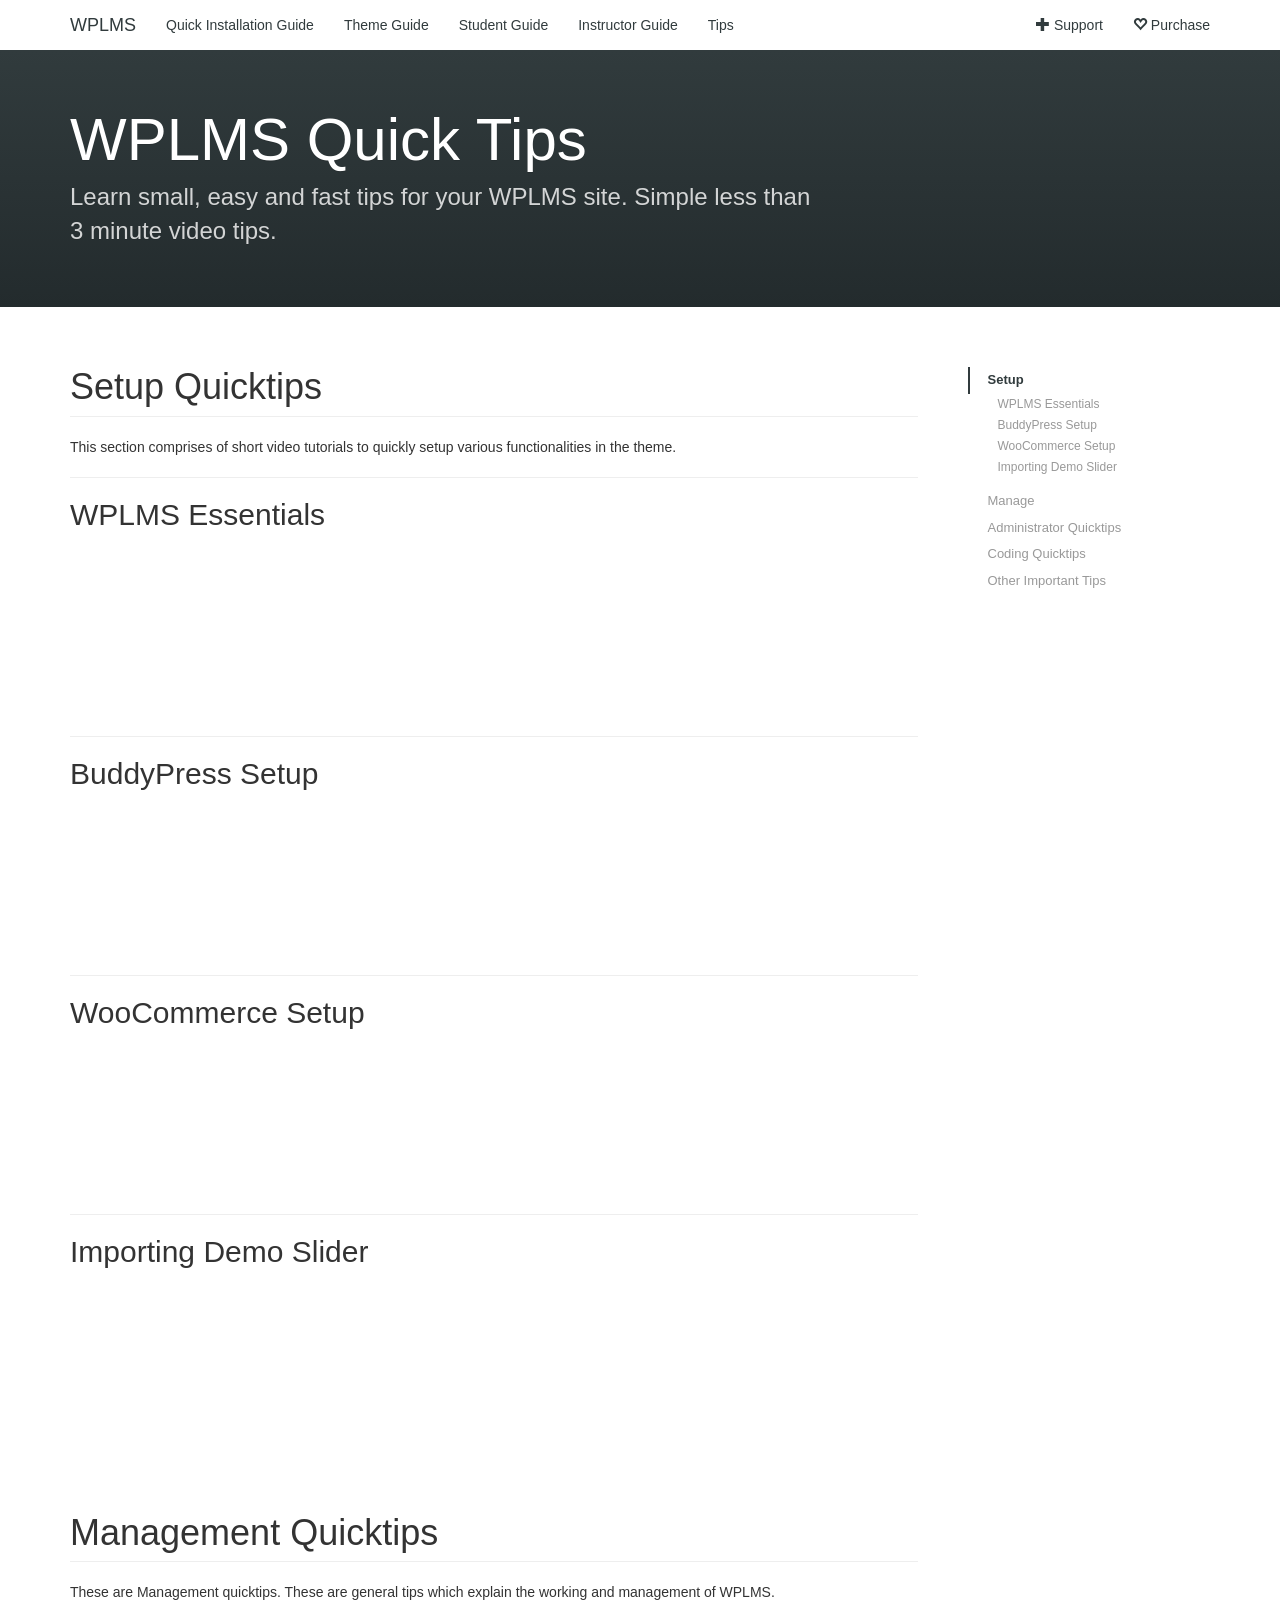
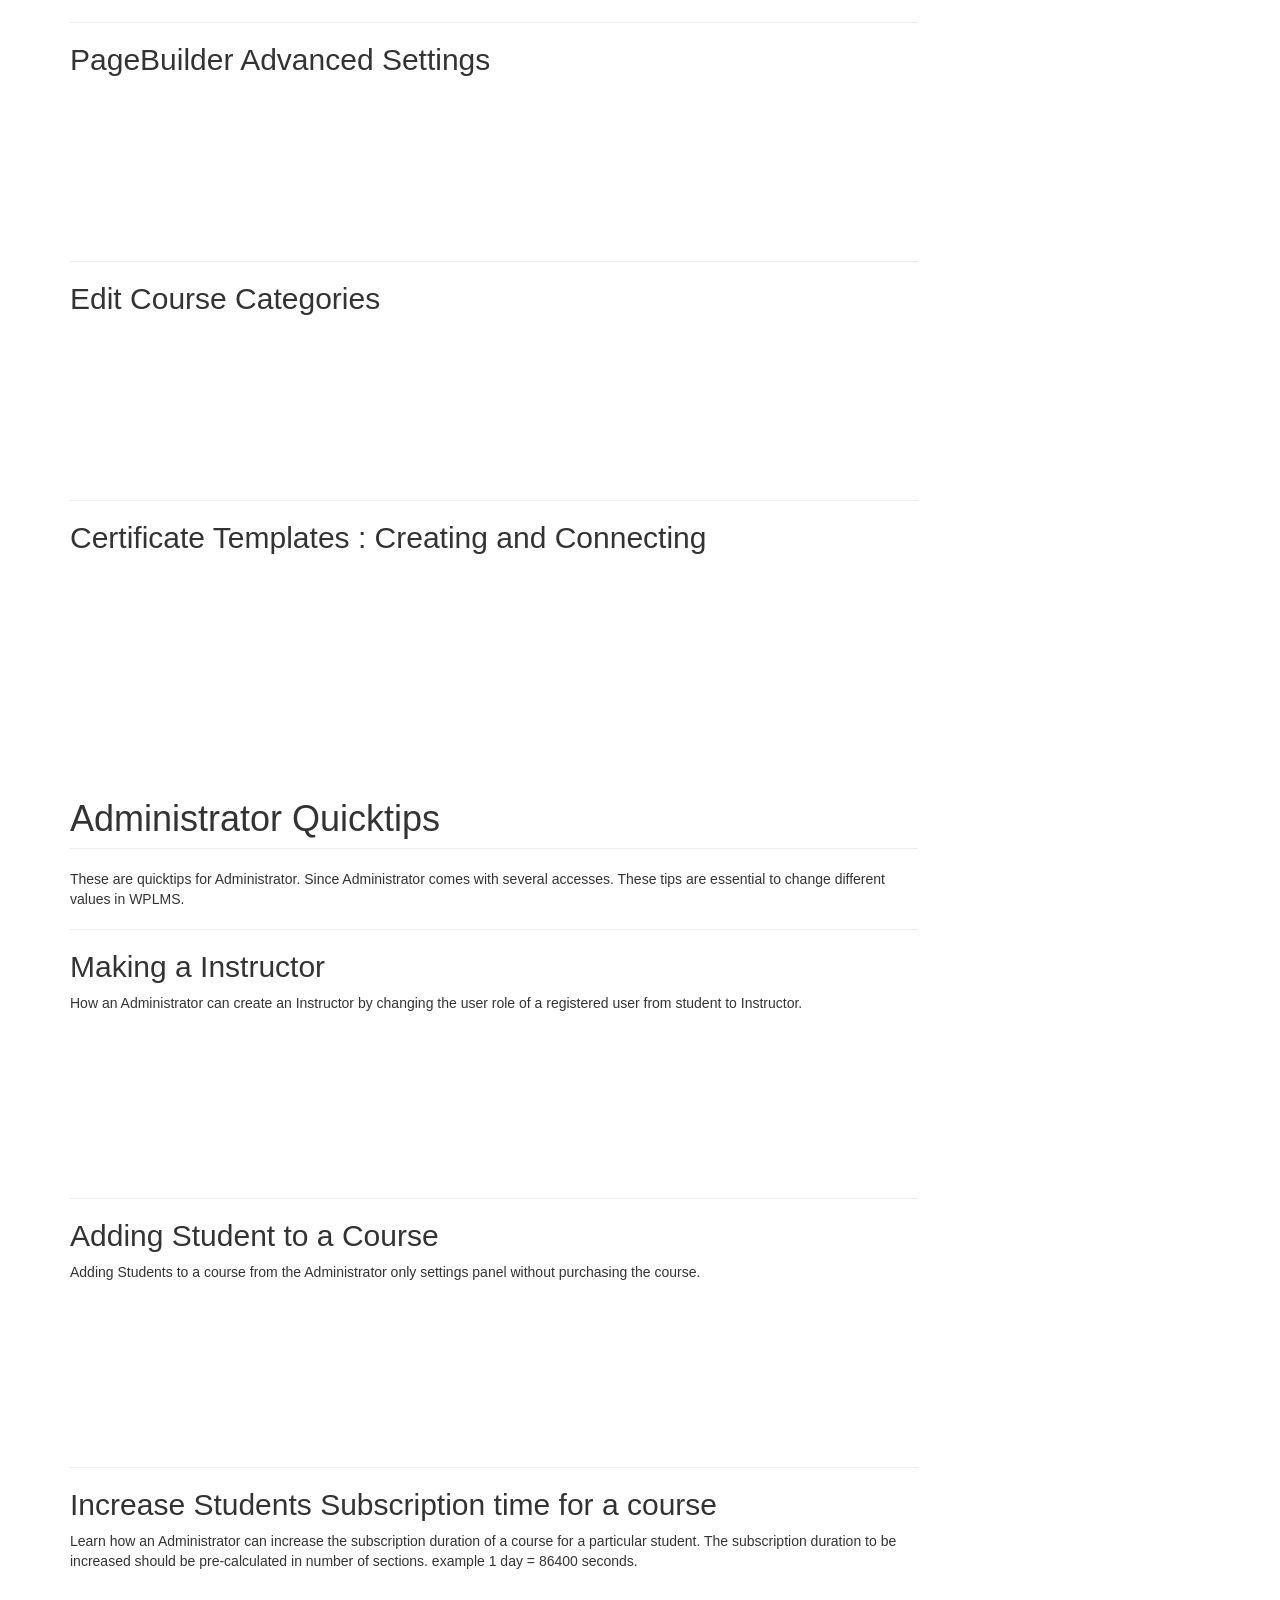
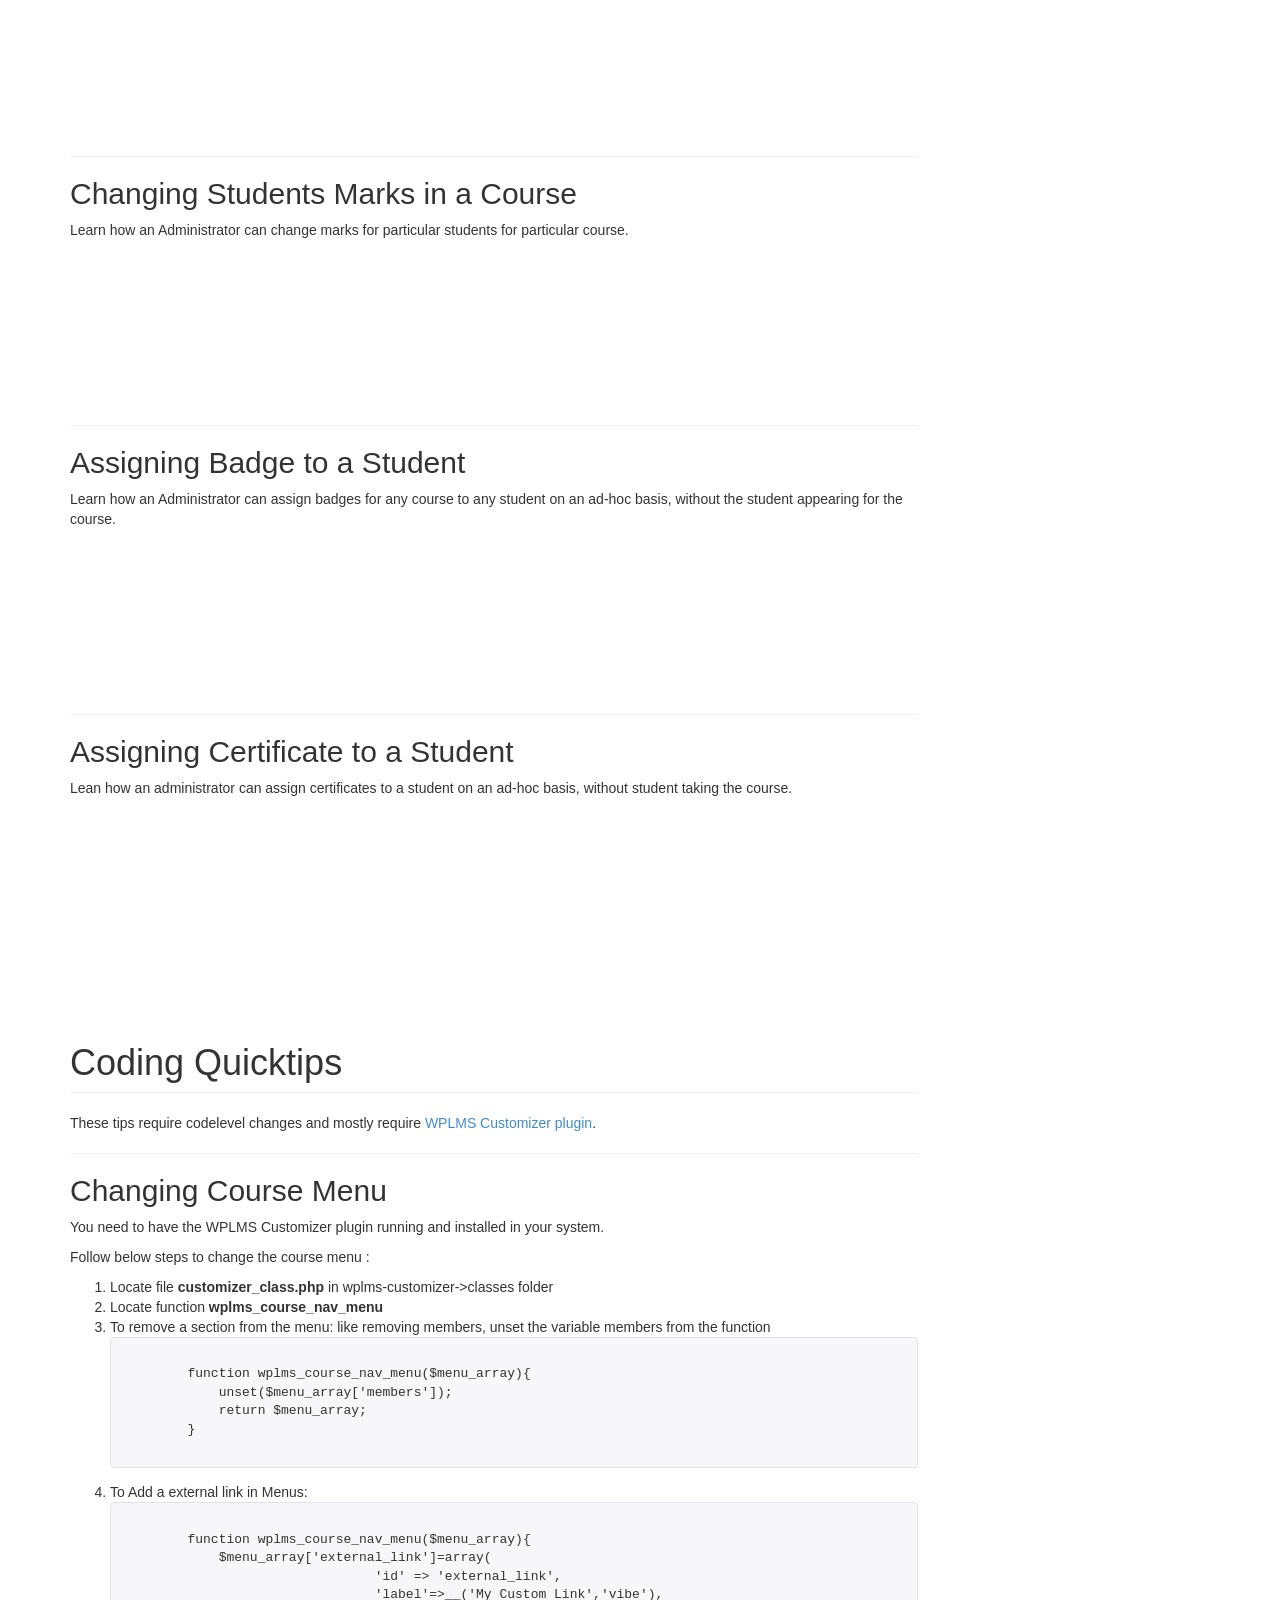
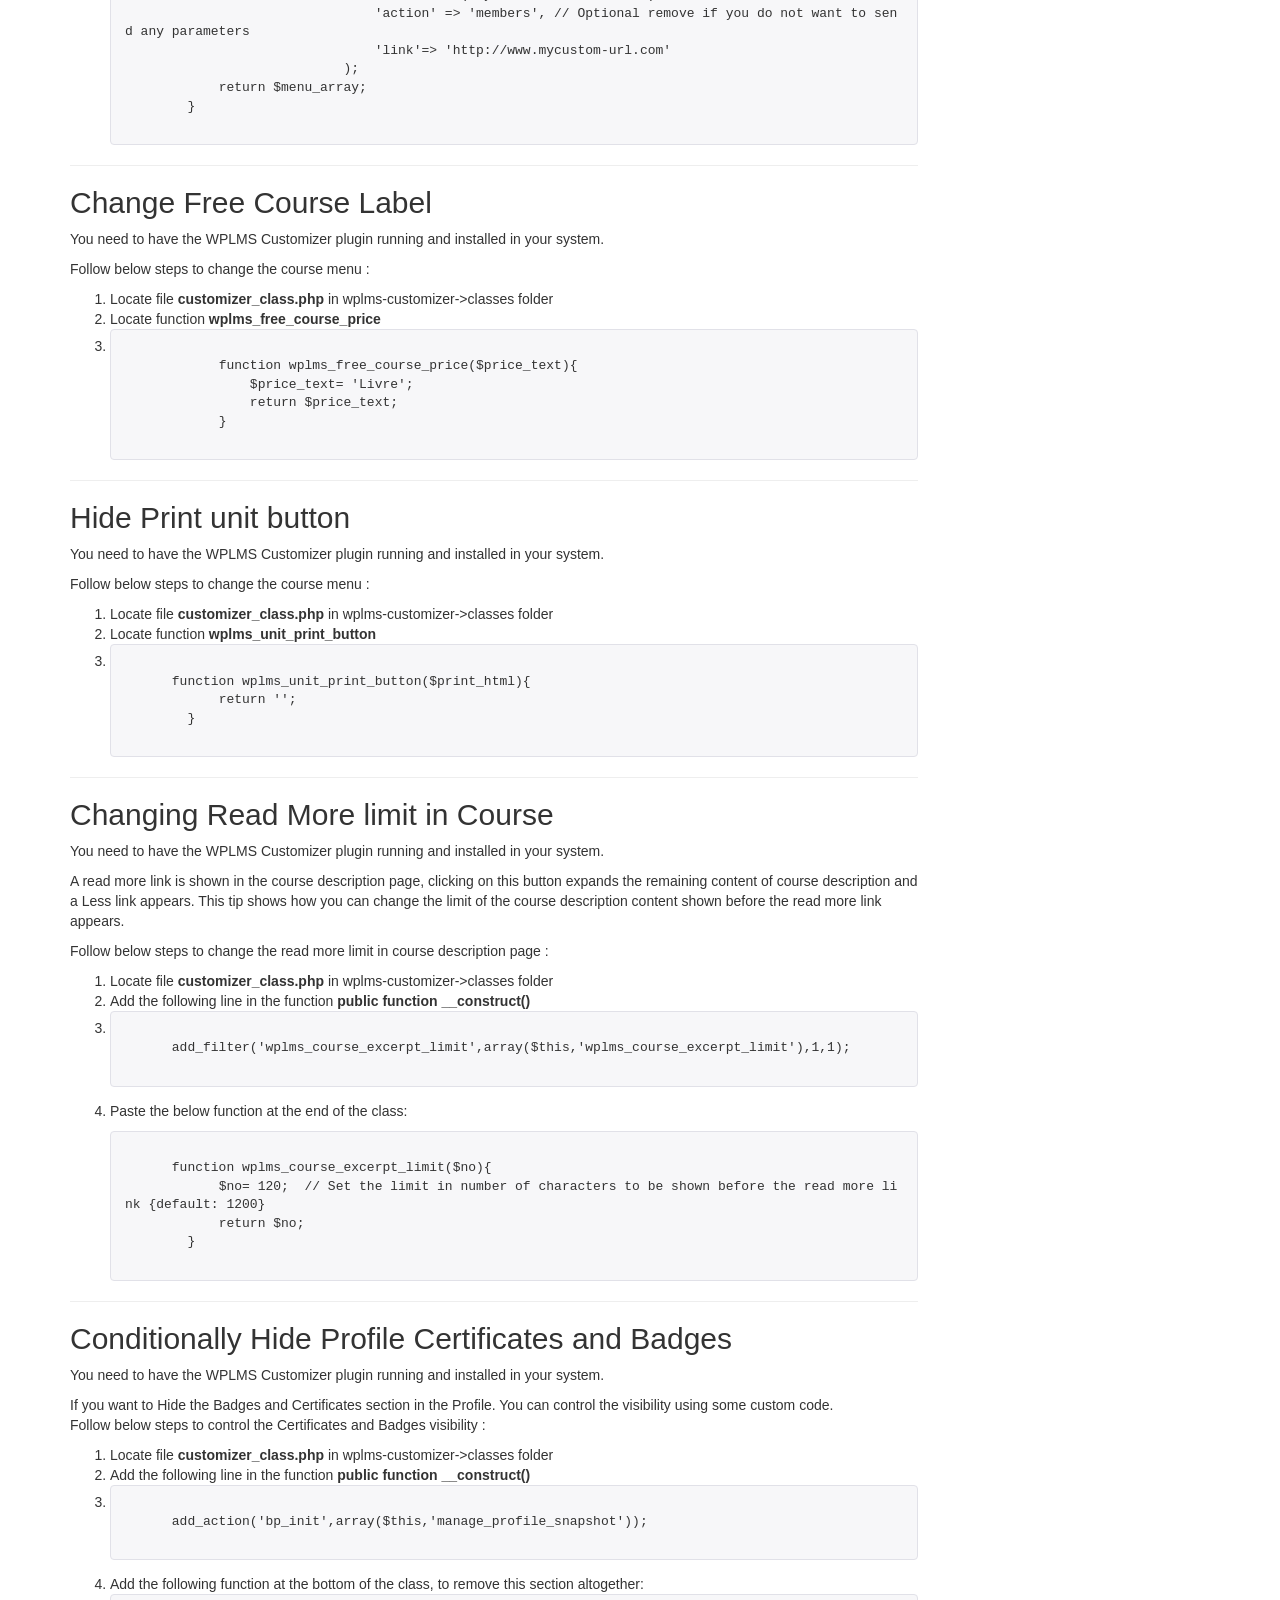
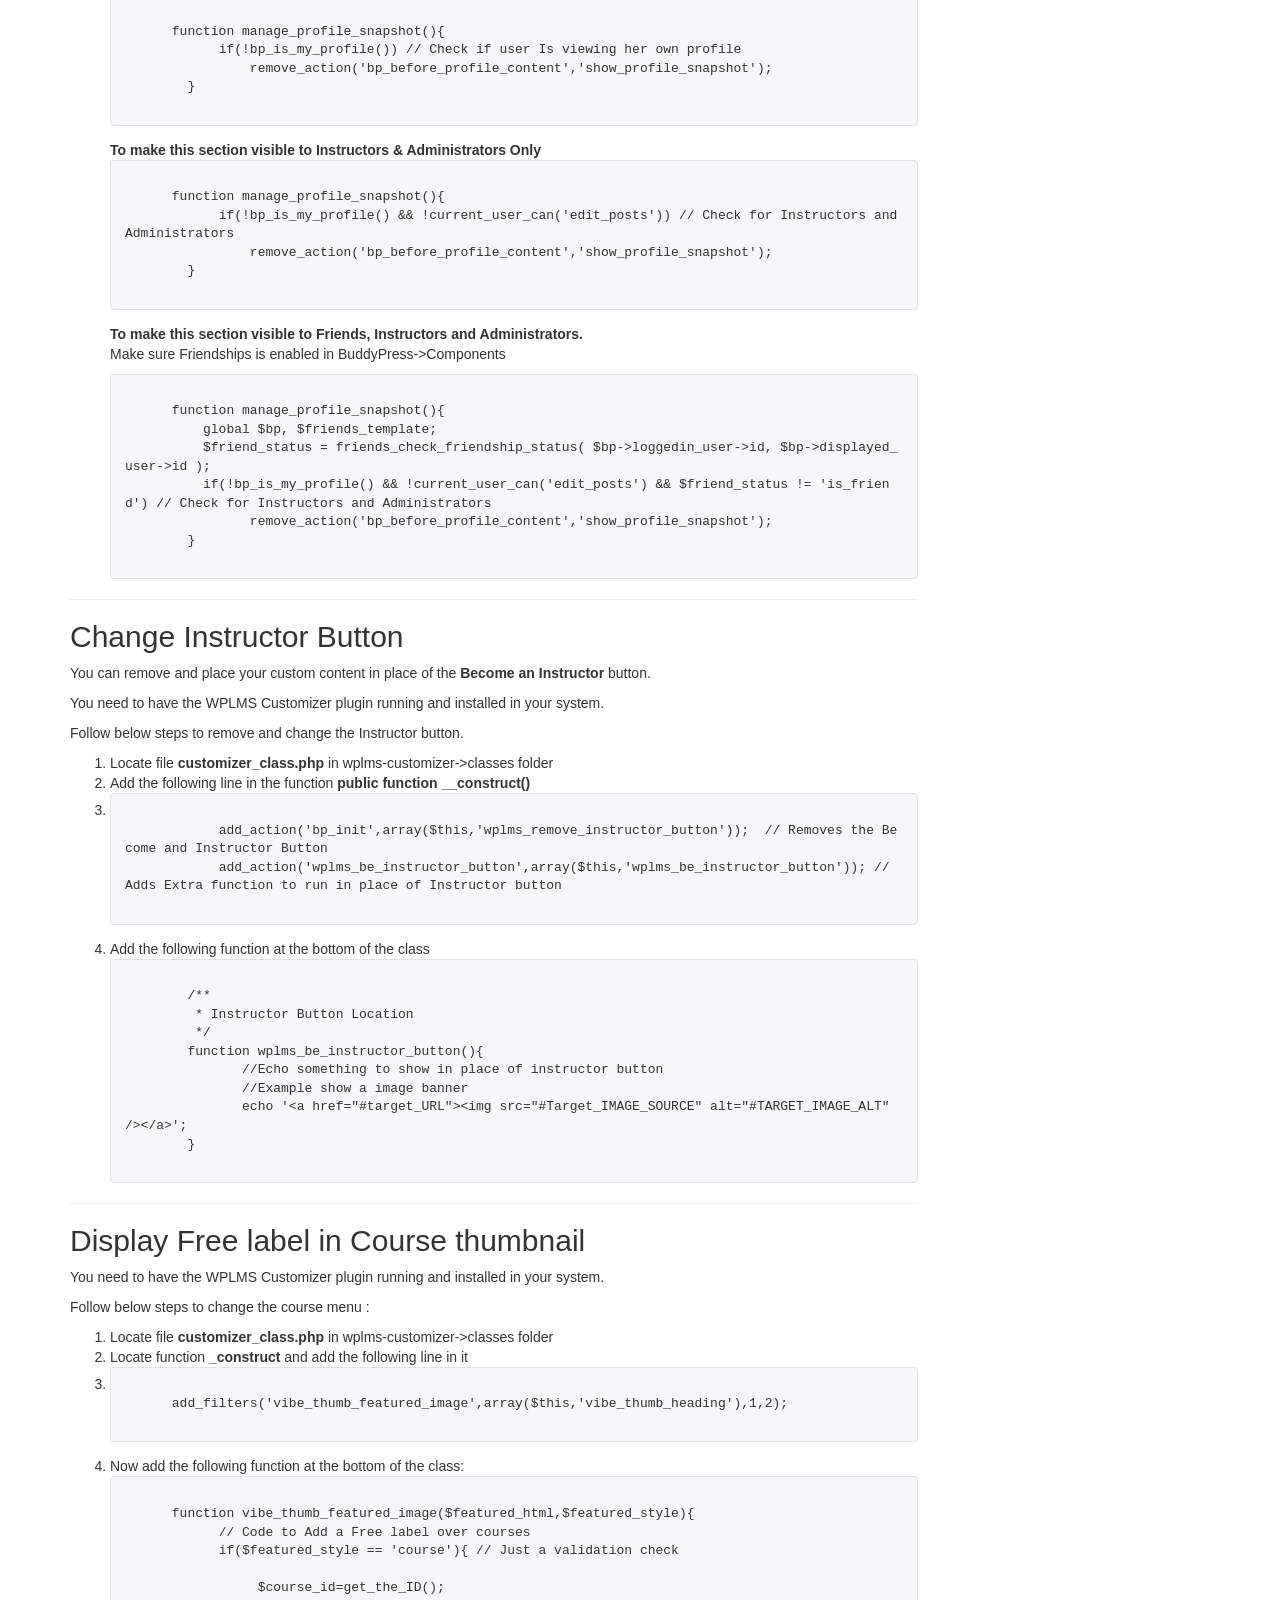
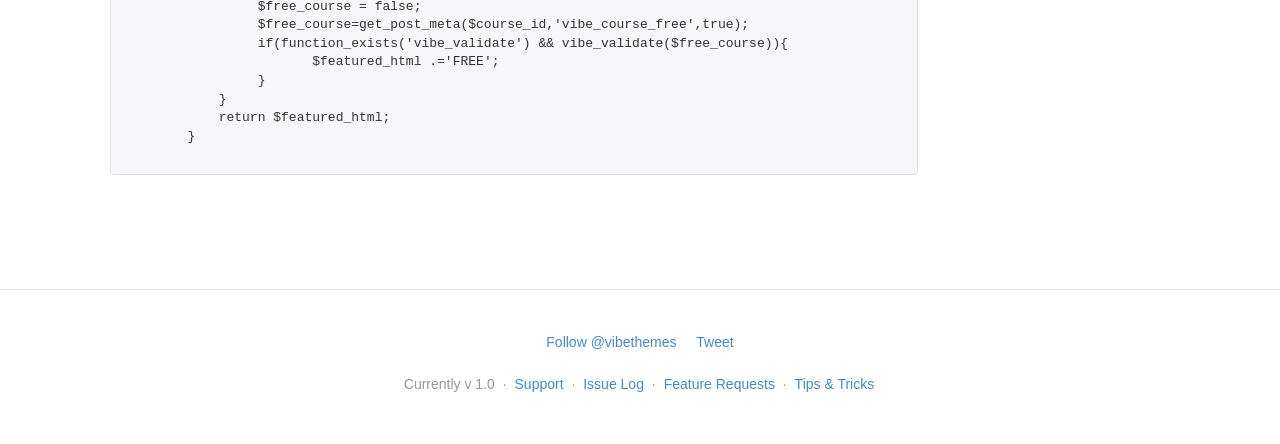
<file: documentation/tips.html>
<!DOCTYPE html>
<html lang="en">
  <head>
    <!-- Meta, title, CSS, favicons, etc. -->
    <meta charset="utf-8">
<meta http-equiv="X-UA-Compatible" content="IE=edge">
<meta name="viewport" content="width=device-width, initial-scale=1">

<title>
  
    WPLMS Quick Tips | LMS for WordPress
  
</title>

<!-- Bootstrap core CSS -->
<link href="css/bootstrap.min.css" rel="stylesheet">
<link href="css/magnific-popup.css" rel="stylesheet">
<!-- Documentation extras -->
<link href="css/style.css" rel="stylesheet">


<!-- HTML5 shim and Respond.js IE8 support of HTML5 elements and media queries -->
<!--[if lt IE 9]>
  <script src="https://oss.maxcdn.com/libs/html5shiv/3.7.0/html5shiv.js"></script>
  <script src="https://oss.maxcdn.com/libs/respond.js/1.4.2/respond.min.js"></script>
<![endif]-->



  </head>
  <body class="bs-docs-home">
  
    <a class="sr-only" href="#content">Skip to main content</a>

    <!-- Docs master nav -->
    <header class="navbar navbar-static-top bs-docs-nav" role="banner">
  <div class="container">
    <div class="navbar-header">
      <button class="navbar-toggle" type="button" data-toggle="collapse" data-target=".bs-navbar-collapse">
        <span class="sr-only">Toggle navigation</span>
        <span class="icon-bar"></span>
        <span class="icon-bar"></span>
        <span class="icon-bar"></span>
      </button>
      <a href="index.html" class="navbar-brand">WPLMS</a>
    </div>
    <nav class="collapse navbar-collapse bs-navbar-collapse" role="navigation">
      <ul class="nav navbar-nav">
        <li>
          <a href="quick-installation-guide.html">Quick Installation Guide</a>
        </li>
        <li>
          <a href="theme-guide.html">Theme Guide</a>
        </li>
        <li>
          <a href="student-guide.html">Student Guide</a>
        </li>
        <li>
          <a href="instructor-guide.html">Instructor Guide</a>
        </li>
        <li>
          <a href="tips.html">Tips</a>
        </li>
      </ul>
      <ul class="nav navbar-nav navbar-right">
        <li><a href="http://vibethemes.com/forums/forum/wordpress-html-css/wordpress-themes/wplms/"><i class="glyphicon glyphicon-plus"></i> Support</a></li>
        <li><a href="http://themeforest.com/user/vibethemes"><i class="glyphicon glyphicon-heart-empty"></i> Purchase</a></li>
      </ul>
    </nav>
  </div>
</header>





    <!-- Docs page layout -->
    <div class="bs-header" id="content">
      <div class="container">
        <h1>WPLMS Quick Tips</h1>
        <p>Learn small, easy and fast tips for your WPLMS site. 
        Simple less than 3 minute video tips.</p>
        
      </div>
    </div>

    <div class="container bs-docs-container">

      <div class="row">
        <div class="col-md-9" role="main">




<div class="bs-docs-section">
  <h1 id="menu-setup" class="page-header">Setup Quicktips</h1>
  This section comprises of short video tutorials to quickly setup various functionalities in the theme.
  <hr />
  <h2 id="wplms-essentials">WPLMS Essentials</h2>
  <div class="fitvids">
    <iframe name='quickcast' src='http://quick.as/embed/b2pquj1e' scrolling='no' frameborder='0' width='100%' allowfullscreen></iframe><script src='http://quick.as/embed/script/1.81'></script>
  </div>
  <hr />
  <h2 id="buddy-setup">BuddyPress Setup</h2>
  <div class="fitvids">
  <iframe name='quickcast' src='http://quick.as/embed/jrdphdlw' scrolling='no' frameborder='0' width='100%' allowfullscreen></iframe><script src='http://quick.as/embed/script/1.60'></script>
  </div>
  <hr />
  <h2 id="woo-setup">WooCommerce Setup</h2>
  <div class="fitvids">
      <iframe name='quickcast' src='http://quick.as/embed/7k9mfn2d' scrolling='no' frameborder='0' width='100%' allowfullscreen></iframe><script src='http://quick.as/embed/script/1.29'></script>
  </div>
  <hr />
  <h2 id="slider-import">Importing Demo Slider</h2>
  <div class="fitvids">
      <iframe name='quickcast' src='http://quick.as/embed/dqbwc944' scrolling='no' frameborder='0' width='100%' allowfullscreen></iframe><script src='http://quick.as/embed/script/1.50'></script>
  </div>
</div> 

<div class="bs-docs-section">
  <h1 id="manage" class="page-header">Management Quicktips</h1>
  These are Management quicktips. These are general tips which explain the working and management of WPLMS.
  <hr />
  <h2 id="pagebuilder-advanced-settings">PageBuilder Advanced Settings</h2>
  <div class="fitvids">
   <iframe name='quickcast' src='http://quick.as/embed/7k9mfnrv' scrolling='no' frameborder='0' width='100%' allowfullscreen></iframe><script src='http://quick.as/embed/script/1.62'></script>
  </div>
  <hr />
  <h2 id="course-cat">Edit Course Categories</h2>
  <div class="fitvids">
    <iframe name='quickcast' src='http://quick.as/embed/wz8rfl6p' scrolling='no' frameborder='0' width='100%' allowfullscreen></iframe><script src='http://quick.as/embed/script/1.55'></script>
  </div>
  <hr />
  <h2 id="course-certificates">Certificate Templates : Creating and Connecting</h2>
  <div class="fitvids">
   <iframe name='quickcast' src='http://quick.as/embed/ogdbikdd' scrolling='no' frameborder='0' width='100%' allowfullscreen></iframe><script src='http://quick.as/embed/script/1.80'></script>
  </div>
  
</div> 

<div class="bs-docs-section">
  <h1 id="admin" class="page-header">Administrator Quicktips</h1>
  These are quicktips for Administrator. Since Administrator comes with several accesses. 
  These tips are essential to change different values in WPLMS.
  <hr />
  <h2 id="making-instructors">Making a Instructor</h2>
  <p>How an Administrator can create an Instructor by changing the user role of a registered user from student to Instructor.</p>
  <div class="fitvids">
  <iframe name='quickcast' src='http://quick.as/embed/j2rquzab' scrolling='no' frameborder='0' width='100%' allowfullscreen></iframe><script src='http://quick.as/embed/script/1.53'></script>
  </div>
  <hr />
  <h2 id="add-student-course">Adding Student to a Course</h2>
  <p>Adding Students to a course from the Administrator only settings panel without purchasing the course.</p>
  <div class="fitvids">
      <iframe name='quickcast' src='http://quick.as/embed/b7eauxyw' scrolling='no' frameborder='0' width='100%' allowfullscreen></iframe><script src='http://quick.as/embed/script/1.36'></script>
  </div>
  <hr />
  <h2 id="increse-student-course-time">Increase Students Subscription time for a course</h2>
  <p>Learn how an Administrator can increase the subscription duration of a course for a particular student. The subscription duration to be increased should be pre-calculated in number of sections. example 1 day = 86400 seconds.</p>
   <div class="fitvids">
    <iframe name='quickcast' src='http://quick.as/embed/39zmsyyo' scrolling='no' frameborder='0' width='100%' allowfullscreen></iframe><script src='http://quick.as/embed/script/1.77'></script>
   </div>
  <hr />
  <h2 id="change-student-marks">Changing Students Marks in a Course</h2>
  <p>Learn how an Administrator can change marks for particular students for particular course.</p>
     <div class="fitvids">
        <iframe name='quickcast' src='http://quick.as/embed/ogdbiwxe' scrolling='no' frameborder='0' width='100%' allowfullscreen></iframe><script src='http://quick.as/embed/script/1.85'></script>
     </div>
  <hr />
  <h2 id="assign-student-badge">Assigning Badge to a Student</h2>
  <p>Learn how an Administrator can assign badges for any course to any student on an ad-hoc basis, without the student appearing for the course.</p>
     <div class="fitvids">
      <iframe name='quickcast' src='http://quick.as/embed/q9y3sz6l' scrolling='no' frameborder='0' width='100%' allowfullscreen></iframe><script src='http://quick.as/embed/script/1.47'></script>
     </div>
  <hr />
  <h2 id="assign-student-certificate">Assigning Certificate to a Student</h2>
  <p>Lean how an administrator can assign certificates to a student on an ad-hoc basis, without student taking the course.</p>
     <div class="fitvids">
        <iframe name='quickcast' src='http://quick.as/embed/gajqfrxv' scrolling='no' frameborder='0' width='100%' allowfullscreen></iframe><script src='http://quick.as/embed/script/1.85'></script>
     </div>
 
</div> 

<div class="bs-docs-section">
  <h1 id="code" class="page-header">Coding Quicktips</h1>
  These tips require codelevel changes and mostly require <a href="http://vibethemes.com/forums/forum/wordpress-html-css/wordpress-themes/wplms/tips-tricks-docs/7682-wplms-customizer-plugin">WPLMS Customizer plugin</a>.

  <hr />
  <h2 id="change-course-menu">Changing Course Menu</h2>
  <p>You need to have the WPLMS Customizer plugin running and installed in your system.</p>
  <p>Follow below steps to change the course menu :</p>
  <ol>
    <li>Locate file <strong>customizer_class.php</strong> in wplms-customizer->classes folder</li>
    <li>Locate function <strong>wplms_course_nav_menu</strong></li>
  
  <li>To remove a section from the menu: like removing members, unset the variable members from the function
  <div class="highlight">
    <pre><code>
        function wplms_course_nav_menu($menu_array){
            unset($menu_array['members']);
            return $menu_array;
        }
    </code></pre>
  </div>
  </li>
  <li>To Add a external link in Menus:
  <div class="highlight">
    <pre><code>
        function wplms_course_nav_menu($menu_array){
            $menu_array['external_link']=array(
                                'id' => 'external_link',
                                'label'=>__('My Custom Link','vibe'),
                                'action' => 'members', // Optional remove if you do not want to send any parameters
                                'link'=> 'http://www.mycustom-url.com'
                            );
            return $menu_array;
        }
    </code></pre>
  </div>
  </li>
  </ol>
  <hr />
  <h2 id="change-free-course-label">Change Free Course Label</h2>
  <p>You need to have the WPLMS Customizer plugin running and installed in your system.</p>
  <p>Follow below steps to change the course menu :</p>
  <ol>
    <li>Locate file <strong>customizer_class.php</strong> in wplms-customizer->classes folder</li>
    <li>Locate function <strong>wplms_free_course_price</strong></li>
    <li>
  <div class="highlight">
    <pre>
      <code>
            function wplms_free_course_price($price_text){
                $price_text= 'Livre';
                return $price_text;
            }
      </code>
    </pre>
  </div>
  </li>
  </ol>
  <hr />
  <h2 id="hide-print-unit-button">Hide Print unit button</h2>
  <p>You need to have the WPLMS Customizer plugin running and installed in your system.</p>
  <p>Follow below steps to change the course menu :</p>
  <ol>
    <li>Locate file <strong>customizer_class.php</strong> in wplms-customizer->classes folder</li>
    <li>Locate function <strong>wplms_unit_print_button</strong></li>
    <li>
  <div class="highlight">
    <pre><code>
      function wplms_unit_print_button($print_html){
            return '';
        }
    </code>
    </pre>
  </div>
  </li>
  </ol>
  <hr />
  <h2 id="change-read-more-limit">Changing Read More limit in Course</h2>
  <p>You need to have the WPLMS Customizer plugin running and installed in your system.</p>
  <p>A read more link is shown in the course description page, clicking on this button expands the remaining 
  content of course description and a Less link appears. This tip shows how you can change the limit of the course
  description content shown before the read more link appears.</p>
  <p>Follow below steps to change the read more limit in course description page :</p>
  <ol>
    <li>Locate file <strong>customizer_class.php</strong> in wplms-customizer->classes folder</li>
    <li>Add the following line in the function <strong>public function __construct()</strong></li>
    <li>
  <div class="highlight">
    <pre><code>
      add_filter('wplms_course_excerpt_limit',array($this,'wplms_course_excerpt_limit'),1,1);
    </code>
    </pre>
  </div>
  </li>
  <li><p>Paste the below function at the end of the class:</p>
    <div class="highlight">
    <pre><code>
      function wplms_course_excerpt_limit($no){
            $no= 120;  // Set the limit in number of characters to be shown before the read more link {default: 1200}
            return $no;
        }
    </code>
    </pre>
  </div>
  </li>
  </ol>
  <hr />
  <h2 id="hide-profile-snapshot">Conditionally Hide Profile Certificates and Badges</h2>
  <p>You need to have the WPLMS Customizer plugin running and installed in your system.</p>
  <p>If you want to Hide the Badges and Certificates section in the Profile. You can control the visibility using some custom code.<br />
  Follow below steps to control the Certificates and Badges visibility :</p>
  <ol>
    <li>Locate file <strong>customizer_class.php</strong> in wplms-customizer->classes folder</li>
    <li>Add the following line in the function <strong>public function __construct()</strong></li>
    <li>
  <div class="highlight">
    <pre><code>
      add_action('bp_init',array($this,'manage_profile_snapshot')); 
    </code>
    </pre>
  </div>
  </li>
  <li>Add the following function at the bottom of the class, to remove this section altogether:
  <div class="highlight">
    <pre><code>
      function manage_profile_snapshot(){
            if(!bp_is_my_profile()) // Check if user Is viewing her own profile
                remove_action('bp_before_profile_content','show_profile_snapshot');
        } 
    </code>
    </pre>
  </div>
  <strong>To make this section visible to Instructors & Administrators Only</strong>
  <div class="highlight">
    <pre><code>
      function manage_profile_snapshot(){
            if(!bp_is_my_profile() && !current_user_can('edit_posts')) // Check for Instructors and Administrators
                remove_action('bp_before_profile_content','show_profile_snapshot');
        } 
    </code>
    </pre>
  </div>
  <strong>To make this section visible to Friends, Instructors and Administrators.</strong>
  <p>Make sure Friendships is enabled in BuddyPress->Components</p>
  <div class="highlight">
    <pre><code>
      function manage_profile_snapshot(){
          global $bp, $friends_template;
          $friend_status = friends_check_friendship_status( $bp->loggedin_user->id, $bp->displayed_user->id );
          if(!bp_is_my_profile() && !current_user_can('edit_posts') && $friend_status != 'is_friend') // Check for Instructors and Administrators
                remove_action('bp_before_profile_content','show_profile_snapshot');
        } 
    </code>
    </pre>
  </div>
  </li>
  </ol>
  <hr />
  <h2 id="change-instructor-button">Change Instructor Button</h2>
  <p>You can remove and place your custom content in place of the <Strong>Become an Instructor</Strong> button.</p>
  <p>You need to have the WPLMS Customizer plugin running and installed in your system.</p>
  <p>Follow below steps to remove and change the Instructor button.</p>
  <ol>
    <li>Locate file <strong>customizer_class.php</strong> in wplms-customizer->classes folder</li>
     <li>Add the following line in the function <strong>public function __construct()</strong></li>
    <li>
  <div class="highlight">
    <pre><code>
            add_action('bp_init',array($this,'wplms_remove_instructor_button'));  // Removes the Become and Instructor Button
            add_action('wplms_be_instructor_button',array($this,'wplms_be_instructor_button')); // Adds Extra function to run in place of Instructor button
    </code>
    </pre>
  </div>
  </li>
  <li>Add the following function at the bottom of the class
    <div class="highlight">
    <pre><code>
        /**
         * Instructor Button Location
         */
        function wplms_be_instructor_button(){
               //Echo something to show in place of instructor button
               //Example show a image banner
               echo '&lt;a href="#target_URL">&lt;img src="#Target_IMAGE_SOURCE" alt="#TARGET_IMAGE_ALT" />&lt;/a>';
        }
    </code>
    </pre>
  </div>
  </li>
  </ol>
  <hr />
  <h2 id="course-free-button">Display Free label in Course thumbnail</h2>
  <p>You need to have the WPLMS Customizer plugin running and installed in your system.</p>
  <p>Follow below steps to change the course menu :</p>
  <ol>
    <li>Locate file <strong>customizer_class.php</strong> in wplms-customizer->classes folder</li>
    <li>Locate function <strong>_construct</strong> and add the following line in it</li>
    <li>
  <div class="highlight">
    <pre><code>
      add_filters('vibe_thumb_featured_image',array($this,'vibe_thumb_heading'),1,2);
    </code>
    </pre>
  </div>
  </li>
  <li>Now add the following function at the bottom of the class:
      <div class="highlight">
    <pre><code>
      function vibe_thumb_featured_image($featured_html,$featured_style){
            // Code to Add a Free label over courses
            if($featured_style == 'course'){ // Just a validation check

                 $course_id=get_the_ID();
                 $free_course = false;
                 $free_course=get_post_meta($course_id,'vibe_course_free',true);
                 if(function_exists('vibe_validate') && vibe_validate($free_course)){
                        $featured_html .='<span class="free_label">FREE</span>';
                 }
            }
            return $featured_html;
        }
    </code>
    </pre>
  </div>
  </li>
  </ol>
</div> 
 
        </div>
        <div class="col-md-3">
          <div class="bs-sidebar hidden-print" role="complementary">
            <ul class="nav bs-sidenav">
              <li>
                <a href="#menu-setup">Setup</a>
                <ul class="nav">
                  <li><a href="#wplms-essentials">WPLMS Essentials</a></li>
                  <li><a href="#buddy-setup">BuddyPress Setup</a></li>
                  <li><a href="#woo-setup">WooCommerce Setup</a></li>
                  <li><a href="#slider-import">Importing Demo Slider</a></li>
                </ul>
              </li>
              <li>
                <a href="#manage">Manage</a>
                <ul class="nav">
                   <li><a href="#pagebuilder-advanced-settings">PageBuilder Advanced Settings</a></li>
                  <li><a href="#course-cat">Editing Course Categories</a></li>
                  <li><a href="#course-certificates">Certificate Templates</a></li>
                  <li><a></a></li>

                </ul>
              </li>
              <li>
                <a href="#admin">Administrator Quicktips</a>
                <ul class="nav">
                  <li><a href="#making-instructors">Making Instructor</a></li>
                  <li><a href="#add-student-course">Add Student to a Course</a></li>
                  <li><a href="#increse-student-course-time">Increase Students Subscription time for a course</a></li>
                  <li><a href="#change-student-marks">Change Student Marks</a></li>
                  <li><a href="#assign-student-badge">Assign Badge to a Student</a></li>
                  <li><a href="#assign-student-certificate">Assign Certificate to a Student</a></li>
                </ul>
              </li>
              <li>
                <a href="#code">Coding Quicktips</a>
                <ul class="nav">
                  <li><a href="#change-course-menu">Changing Course Menu</a></li>
                  <li><a href="#change-free-course-label">Change Free Course Label</a></li>
                  <li><a href="#hide-print-unit-button">Hide Print unit button</a></li>
                  <li><a href="#change-read-more-limit">Changing Read More limit in Course</a></li>
                  <li><a href="#hide-profile-snapshot">Conditionally Hide Certificates & Badges</a></li>
                  <li><a href="#change-instructor-button">Change Instructor Button</a></li>
                </ul>
              </li> 
              <li>
                <a href="http://vibethemes.com/forums/forum/wordpress-html-css/wordpress-themes/wplms/tips-tricks-docs/">Other Important Tips</a>
              </li> 
            </ul>
          </div>
        </div>
      </div>

    </div>

    <!-- Footer
================================================== -->
<footer class="bs-footer" role="contentinfo">
  <div class="container">
    <div class="bs-social">
  <ul class="bs-social-buttons">
    <li class="follow-btn">
      <a href="https://twitter.com/vibethemes" class="twitter-follow-button" data-link-color="#0069D6" data-show-count="true">Follow @vibethemes</a>
    </li>
    <li class="tweet-btn">
      <a href="https://twitter.com/share" class="twitter-share-button" data-url="http://vibethemes.com/envato/wplms" data-count="horizontal" data-via="vibethemes" data-related="mdo:WPLMS by VibeThemes">Tweet</a>
    </li>
  </ul>
</div>


   
    <ul class="footer-links muted">
      <li>Currently v 1.0</li>
      <li>&middot;</li>
      <li><a href="http://vibethemes.com/forums/forum/wordpress-html-css/wordpress-themes/wplms/">Support</a></li>
      <li>&middot;</li>
      <li><a href="http://vibethemes.com/forums/forum/wordpress-html-css/wordpress-themes/wplms/7309-issue-log">Issue Log</a></li>
      <li>&middot;</li>
      <li><a href="http://vibethemes.com/forums/forum/wordpress-html-css/wordpress-themes/wplms/7310-feature-requests">Feature Requests</a></li>
      <li>&middot;</li>
      <li><a href="http://vibethemes.com/forums/forum/wordpress-html-css/wordpress-themes/wplms/tips-tricks-docs">Tips &amp; Tricks</a></li>
    </ul>
  </div>
</footer>

<!-- Bootstrap core JavaScript
================================================== -->
<!-- Placed at the end of the document so the pages load faster -->
<script src="js/jquery.js"></script>
<script src="js/bootstrap.min.js"></script>
<script src="js/docs.min.js"></script>
<script src="js/jquery.magnific-popup.min.js"></script>
<script src="js/jquery.fitvids.js"></script>
<script src="js/custom.js"></script>


  </body>
</html>
</file>
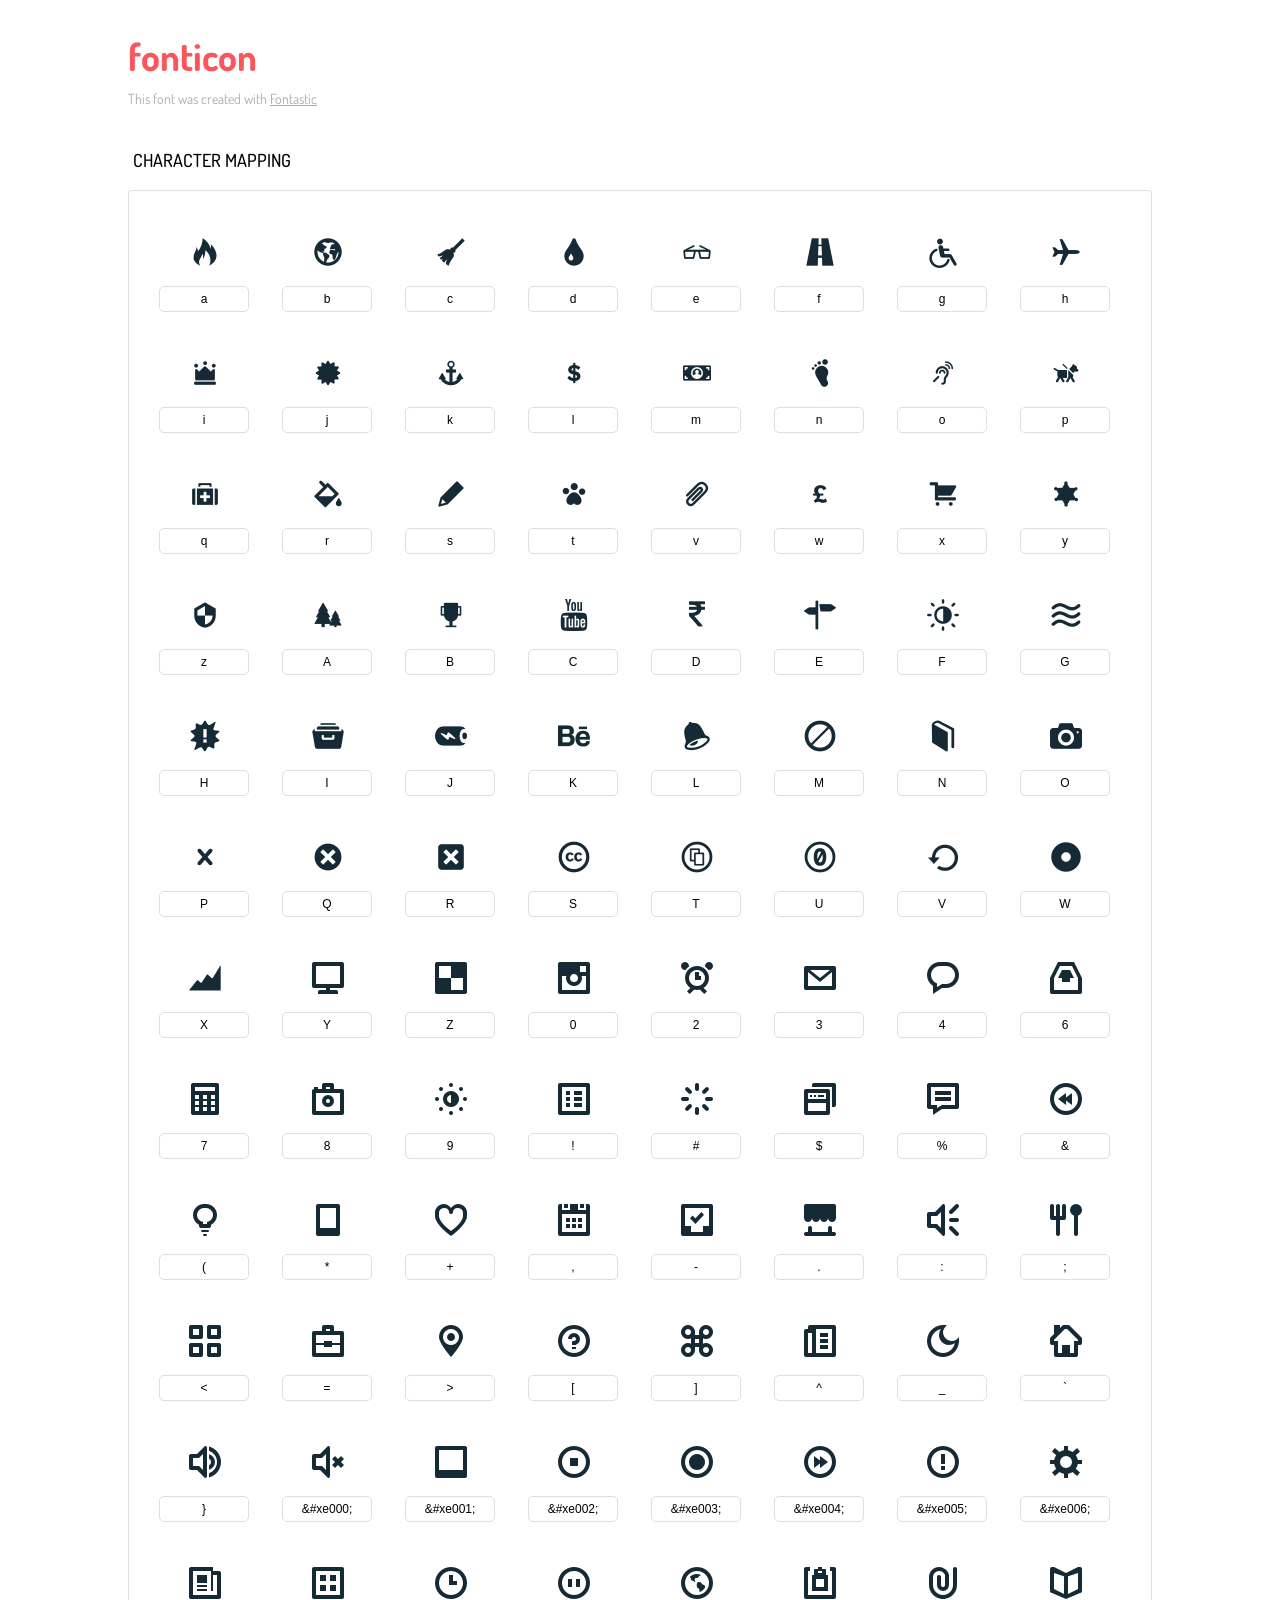
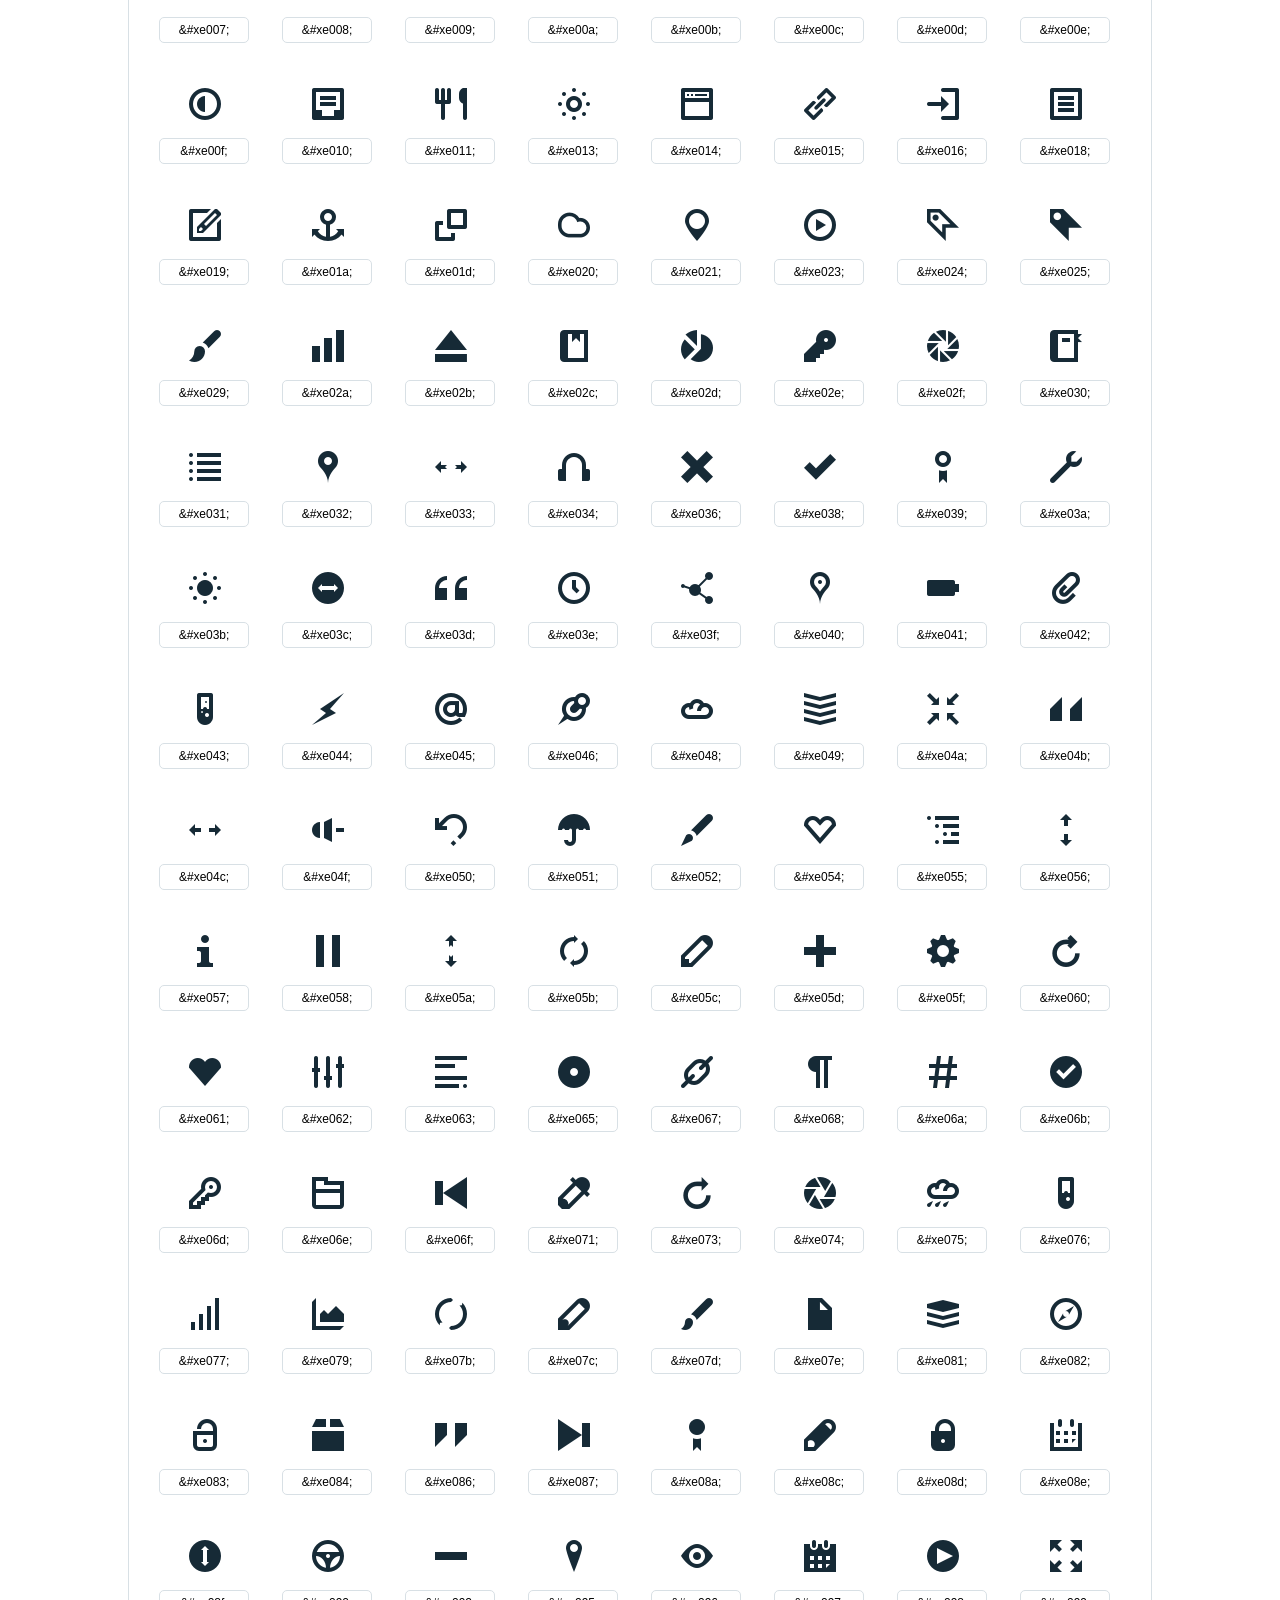
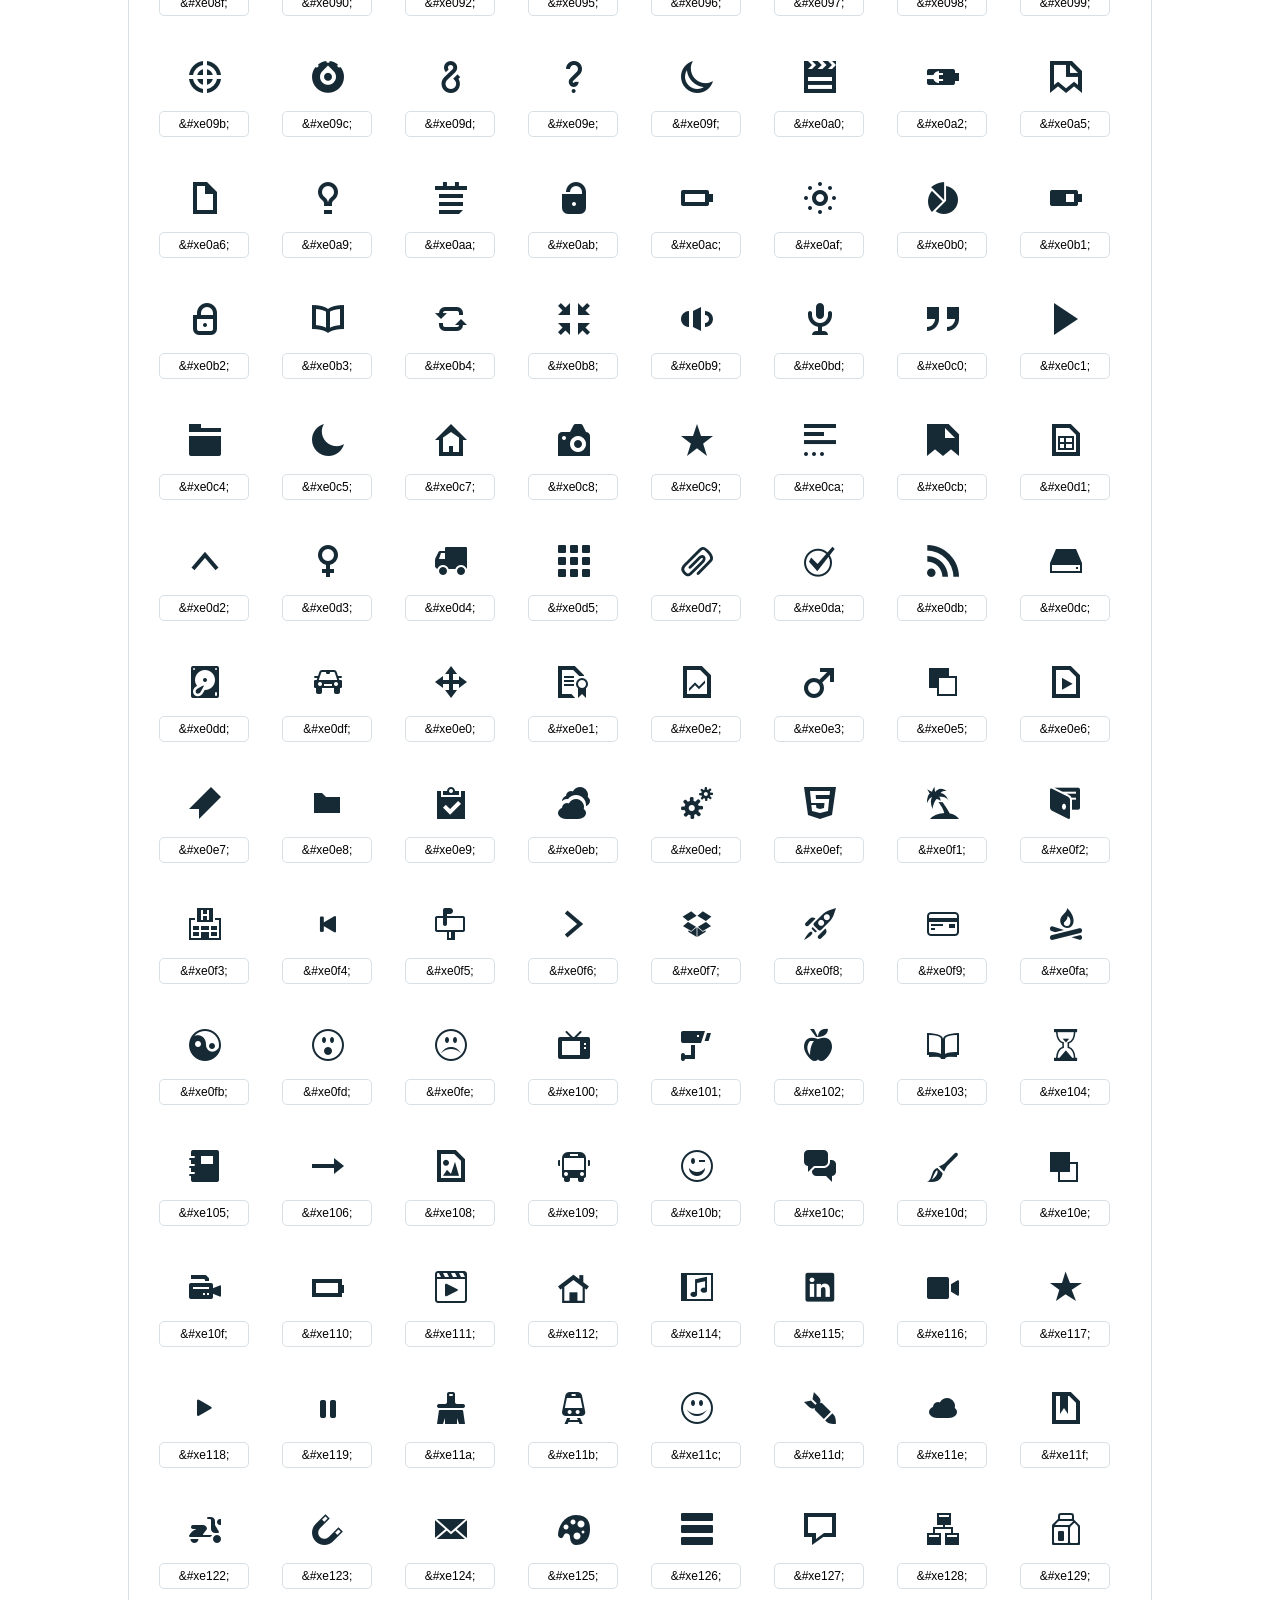
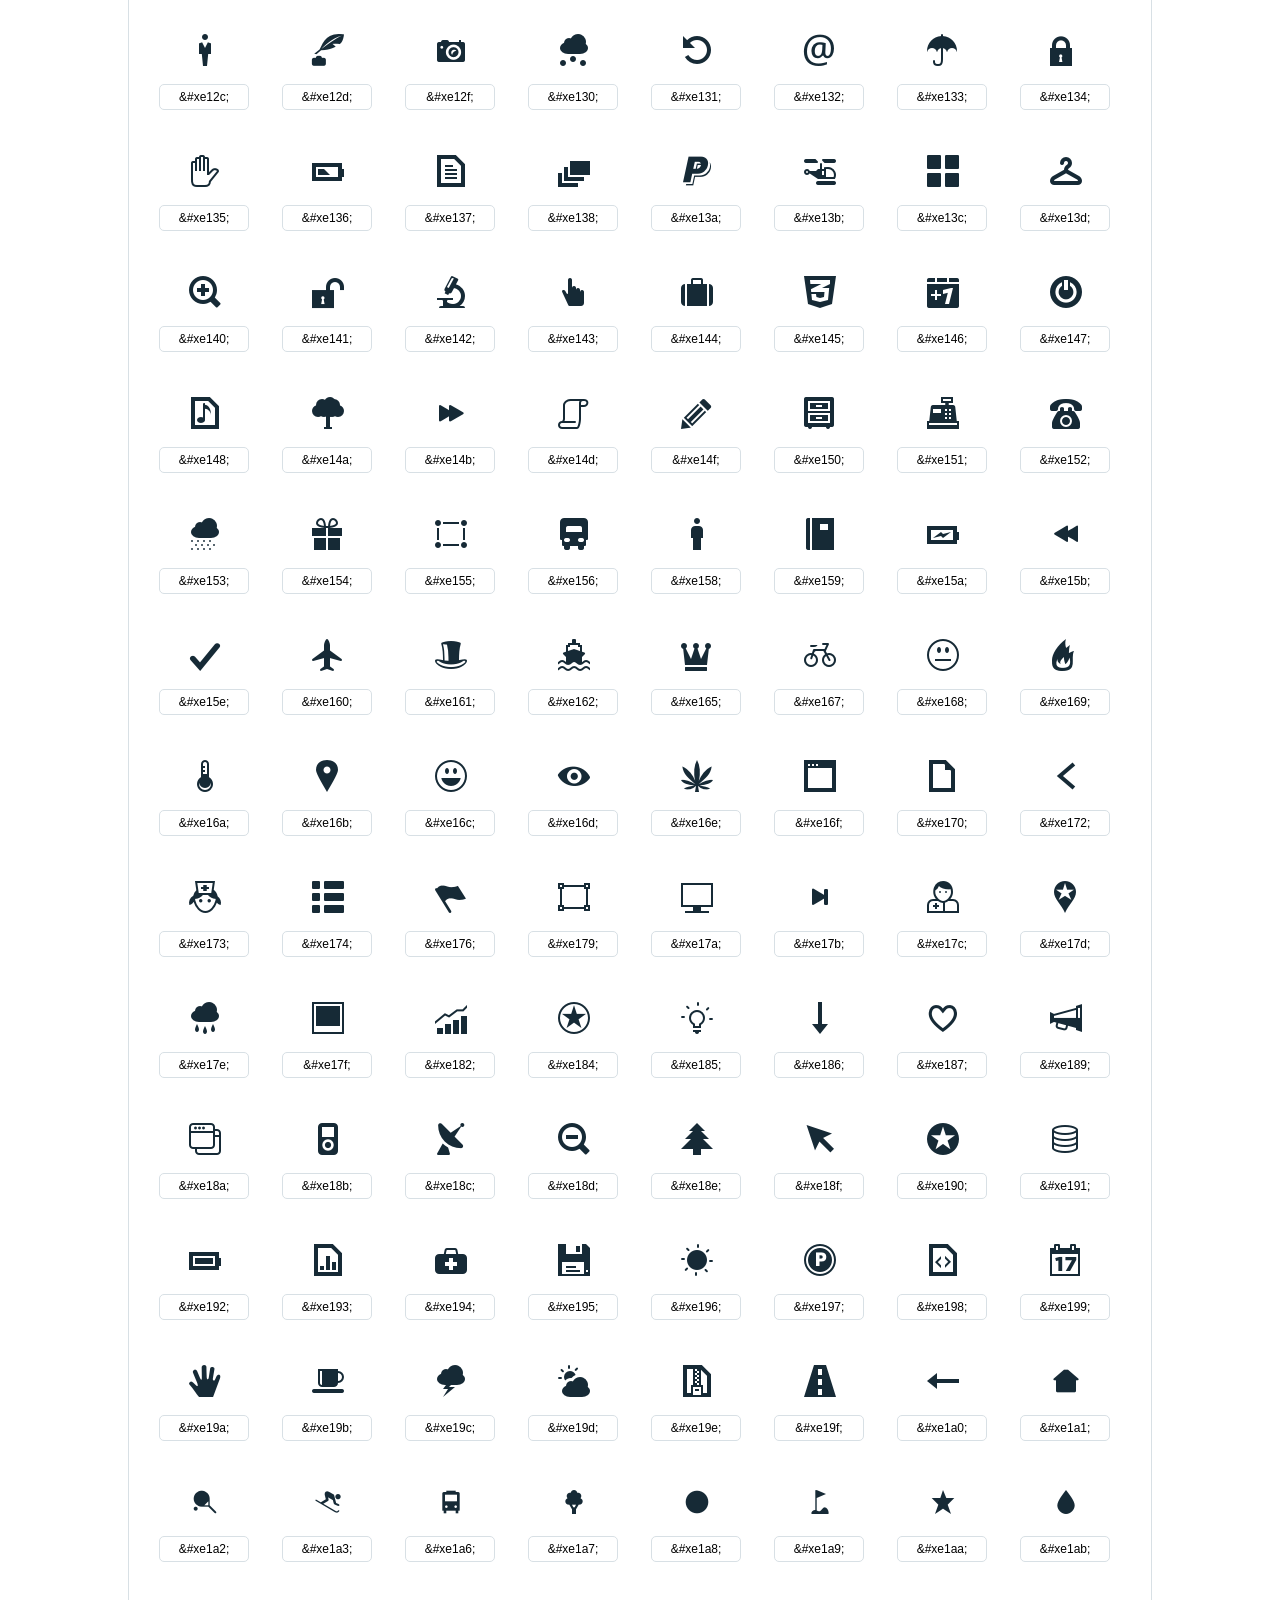
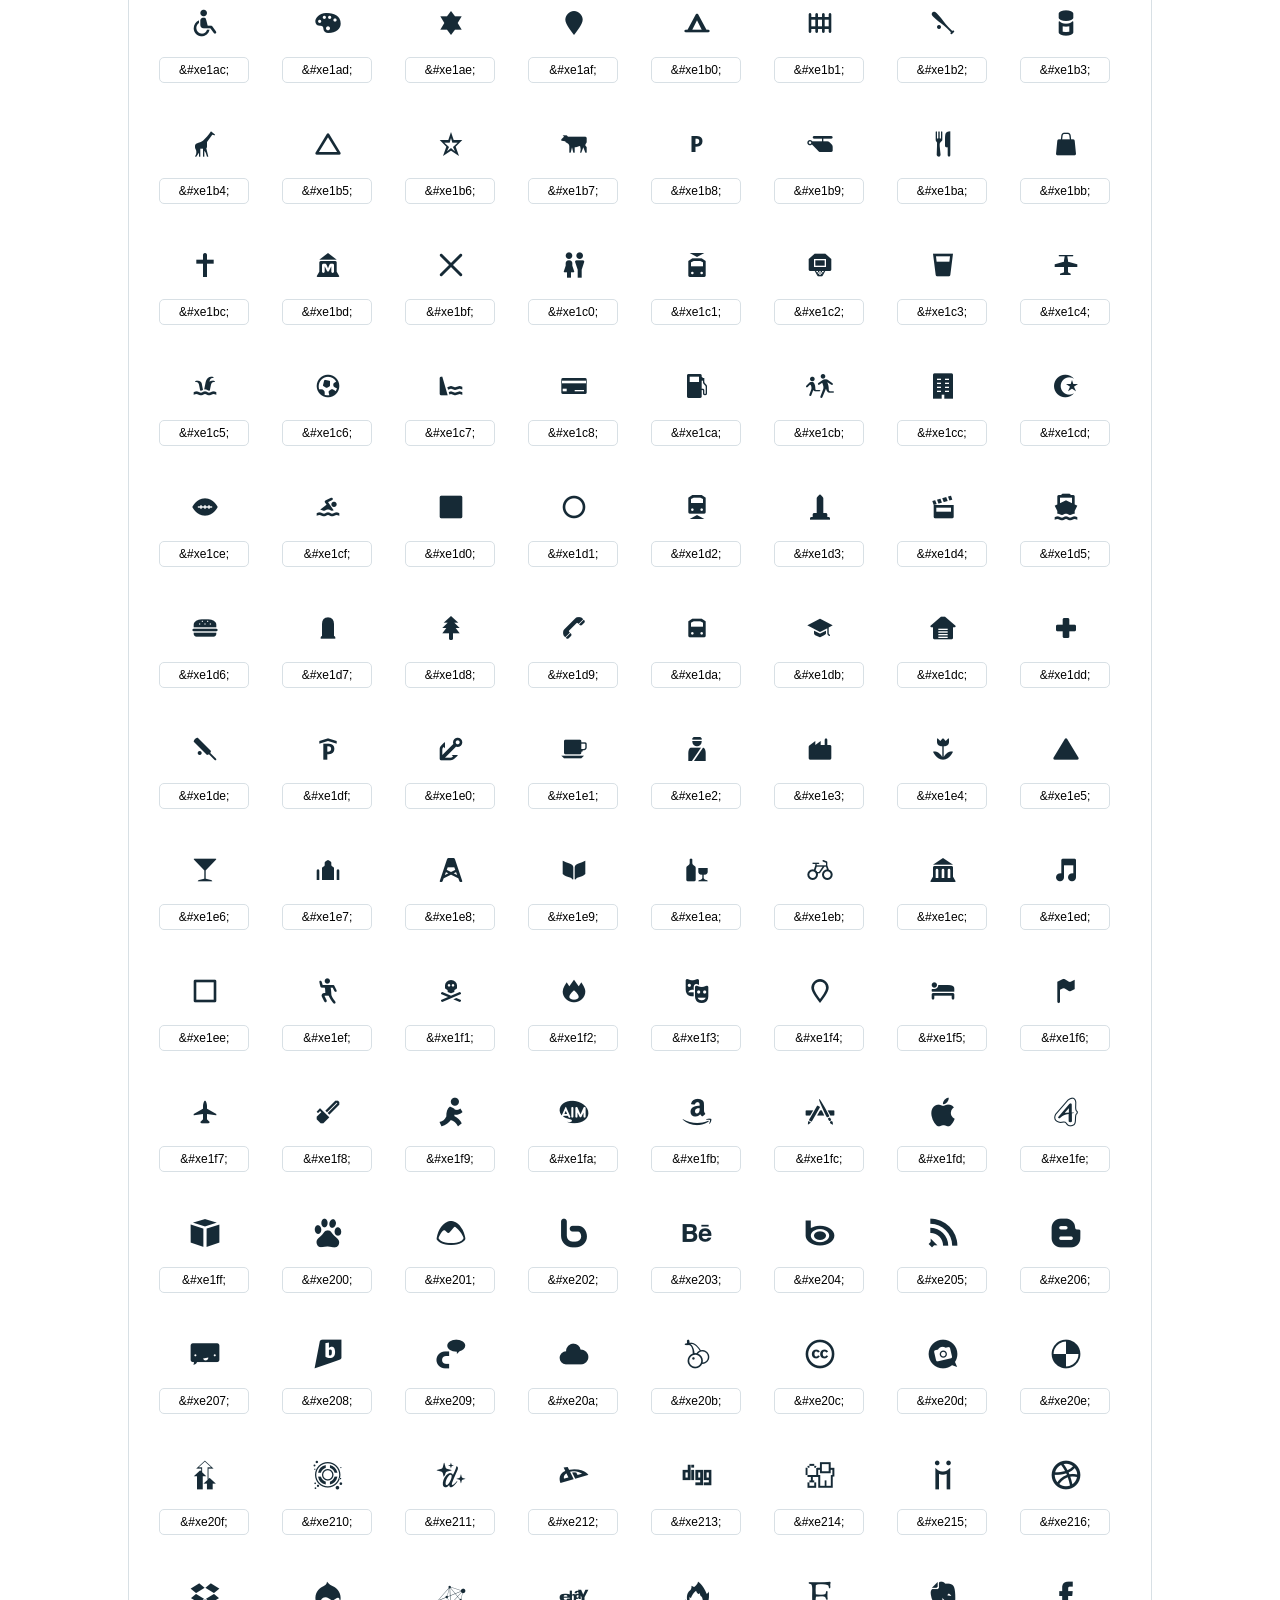
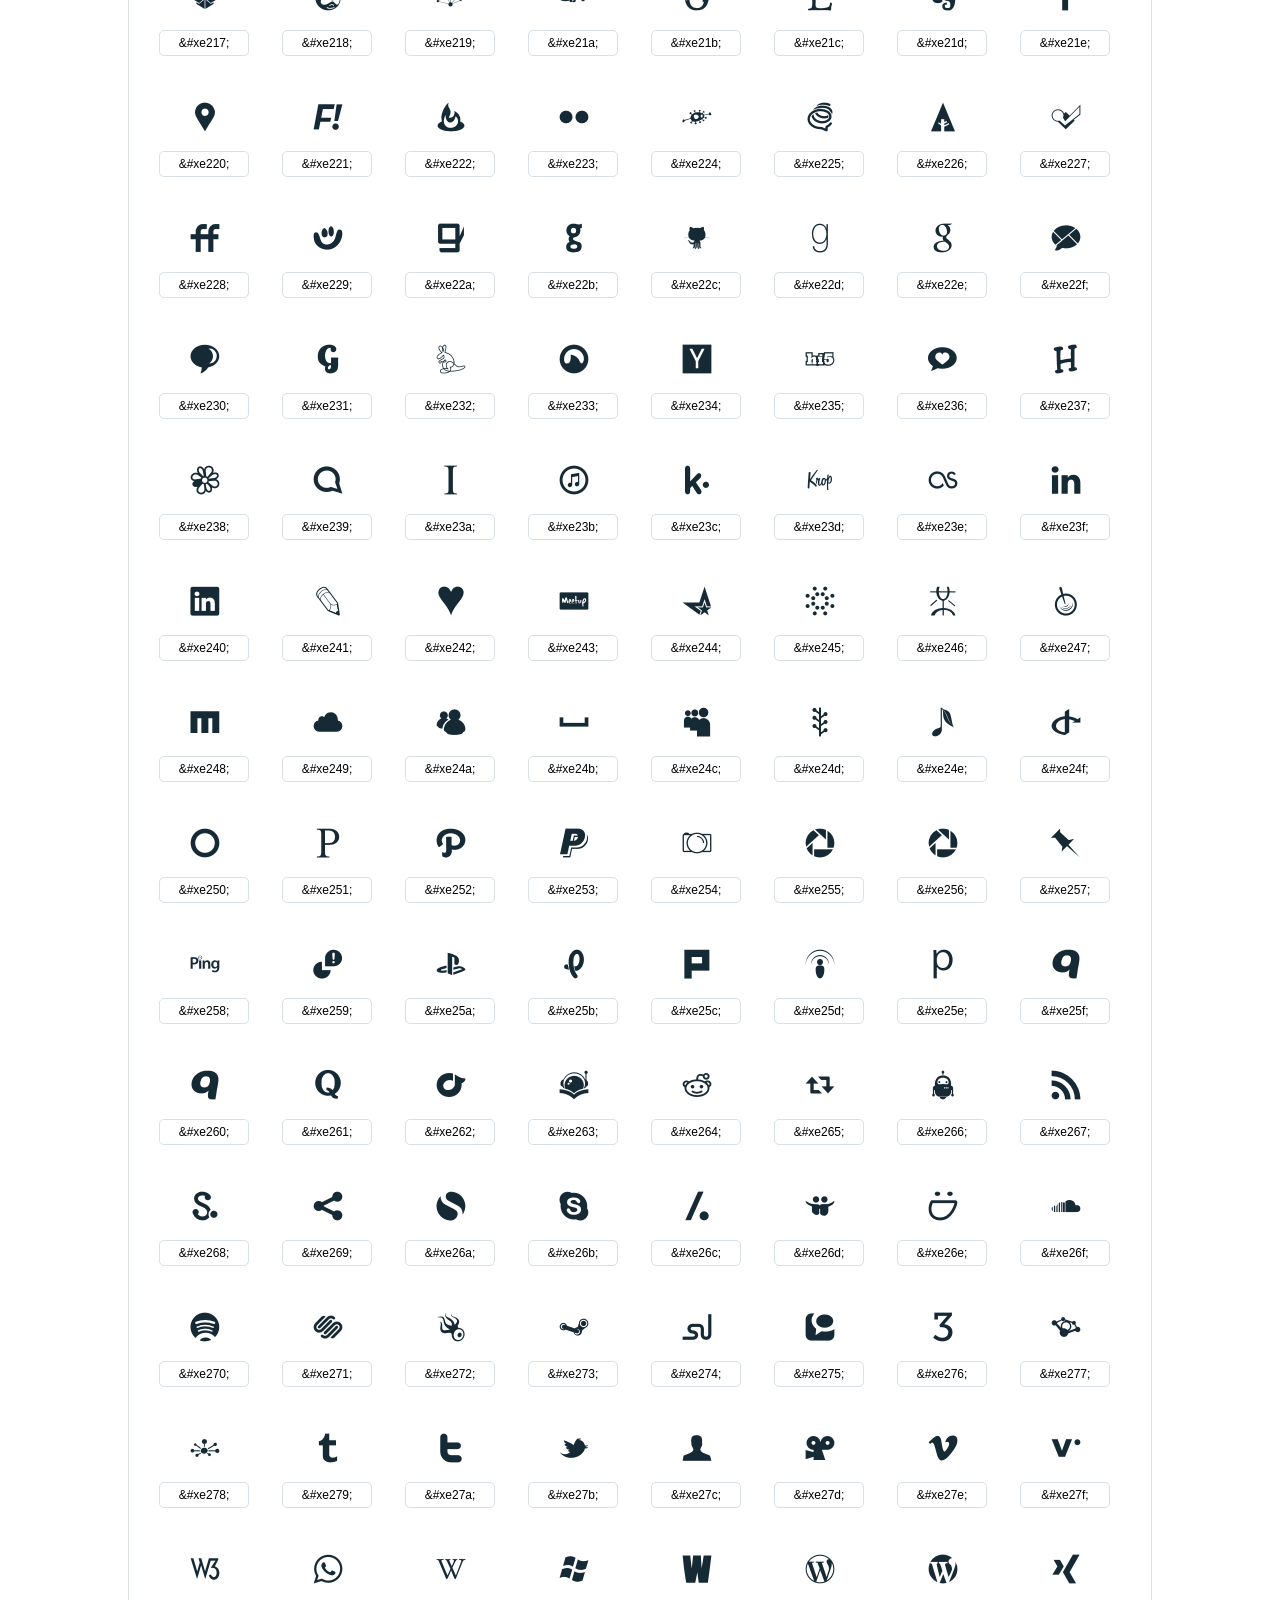
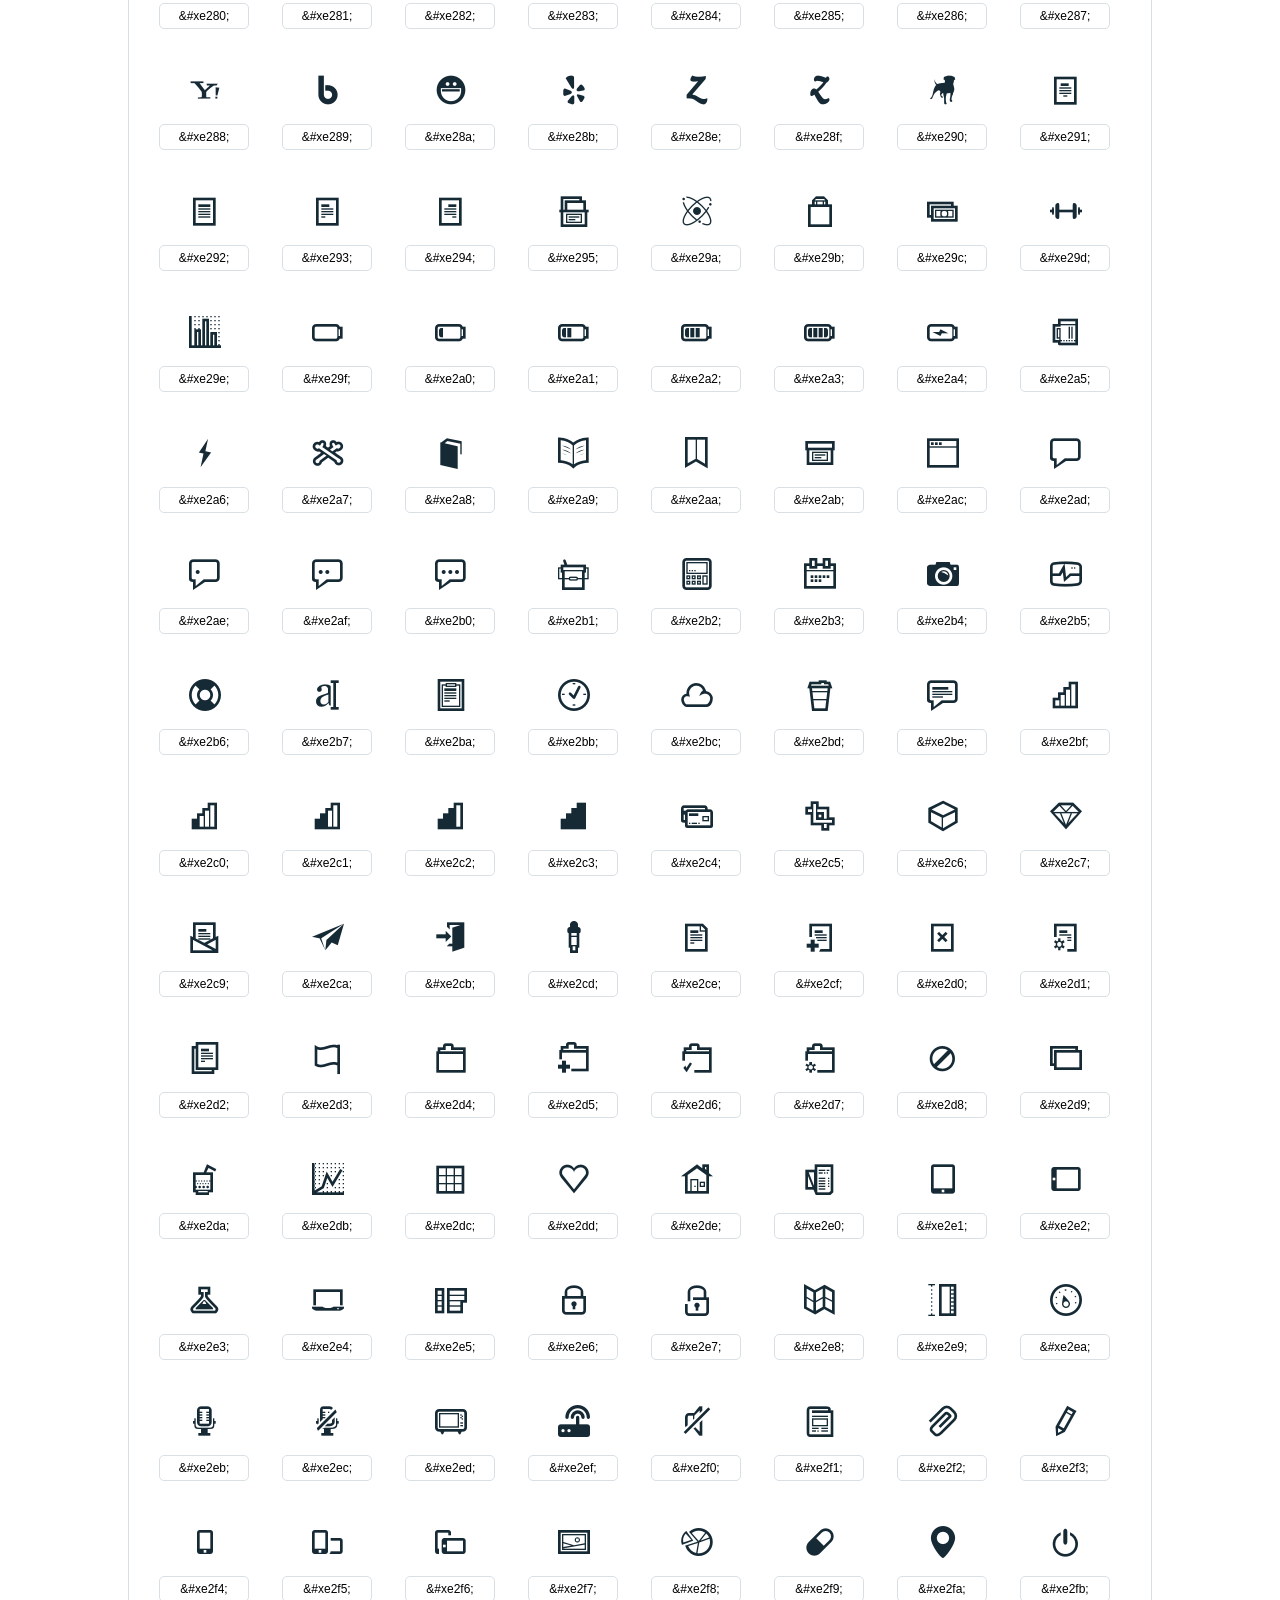
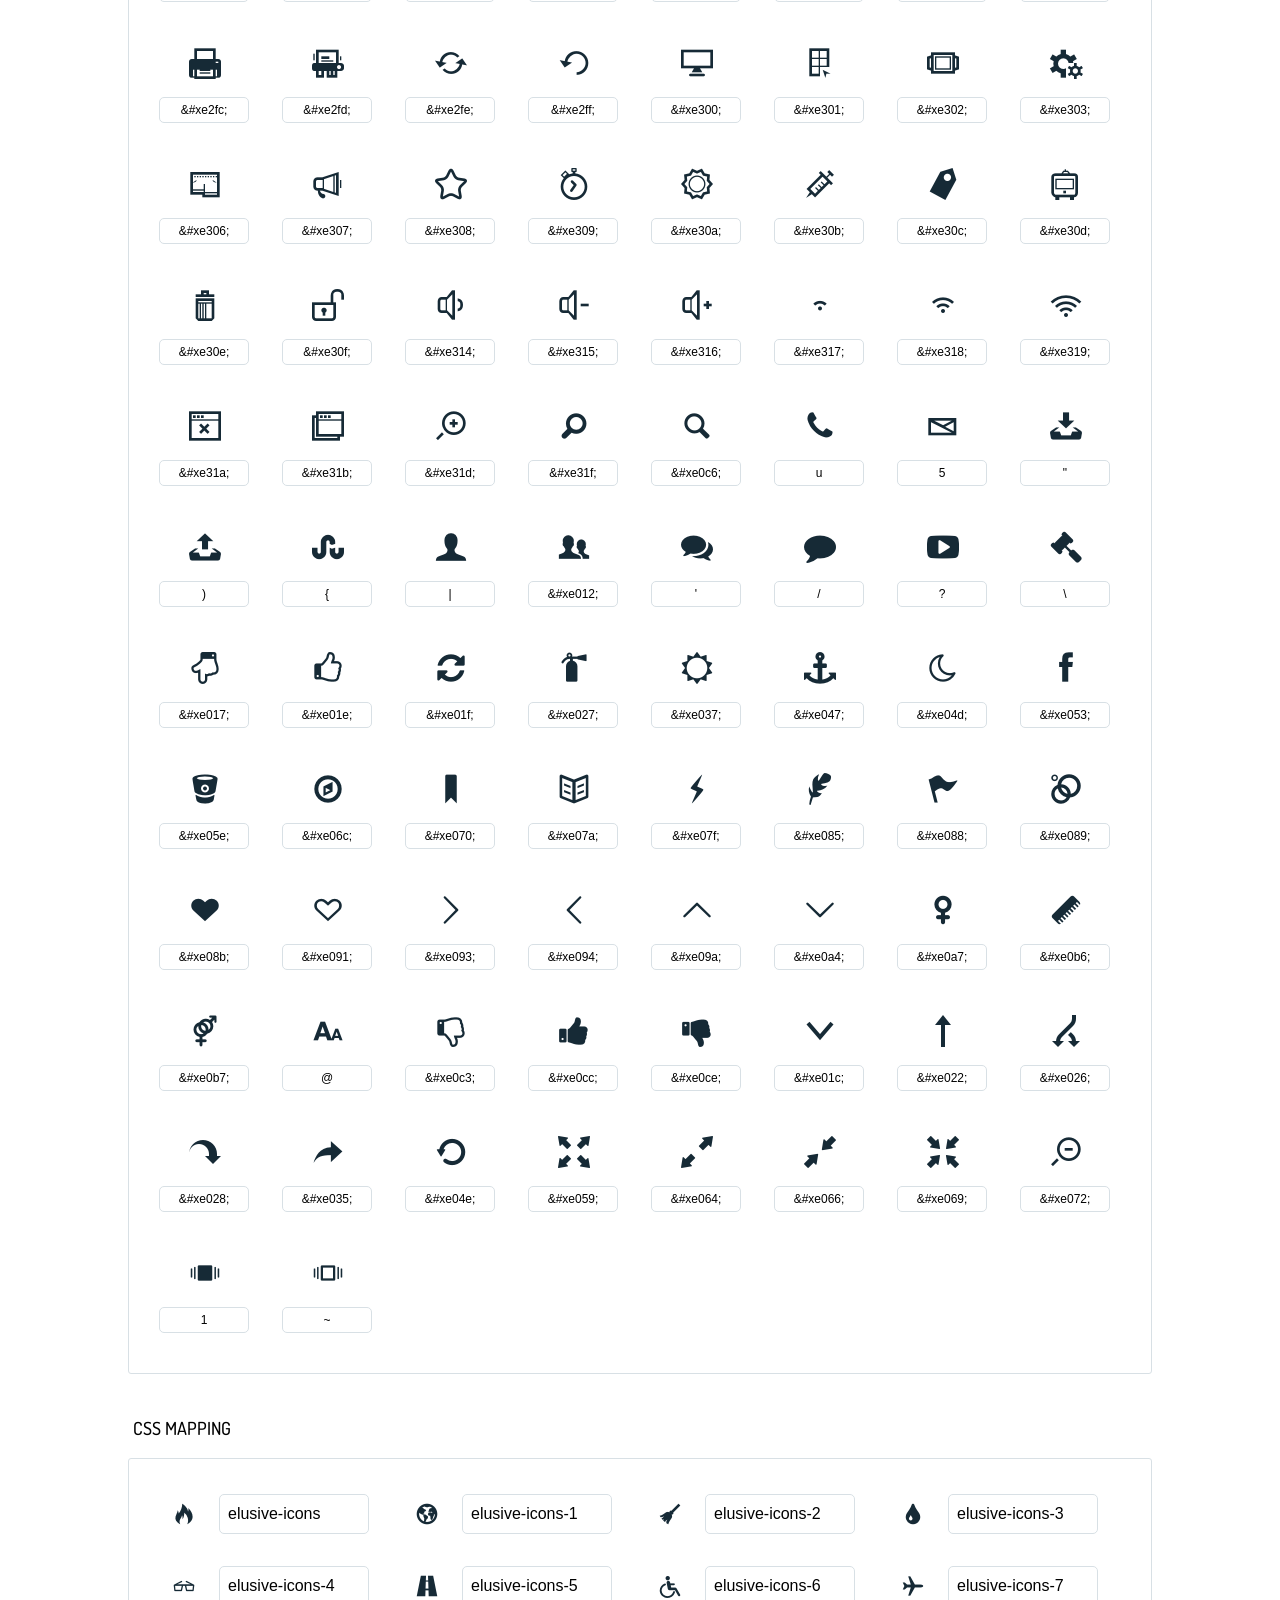
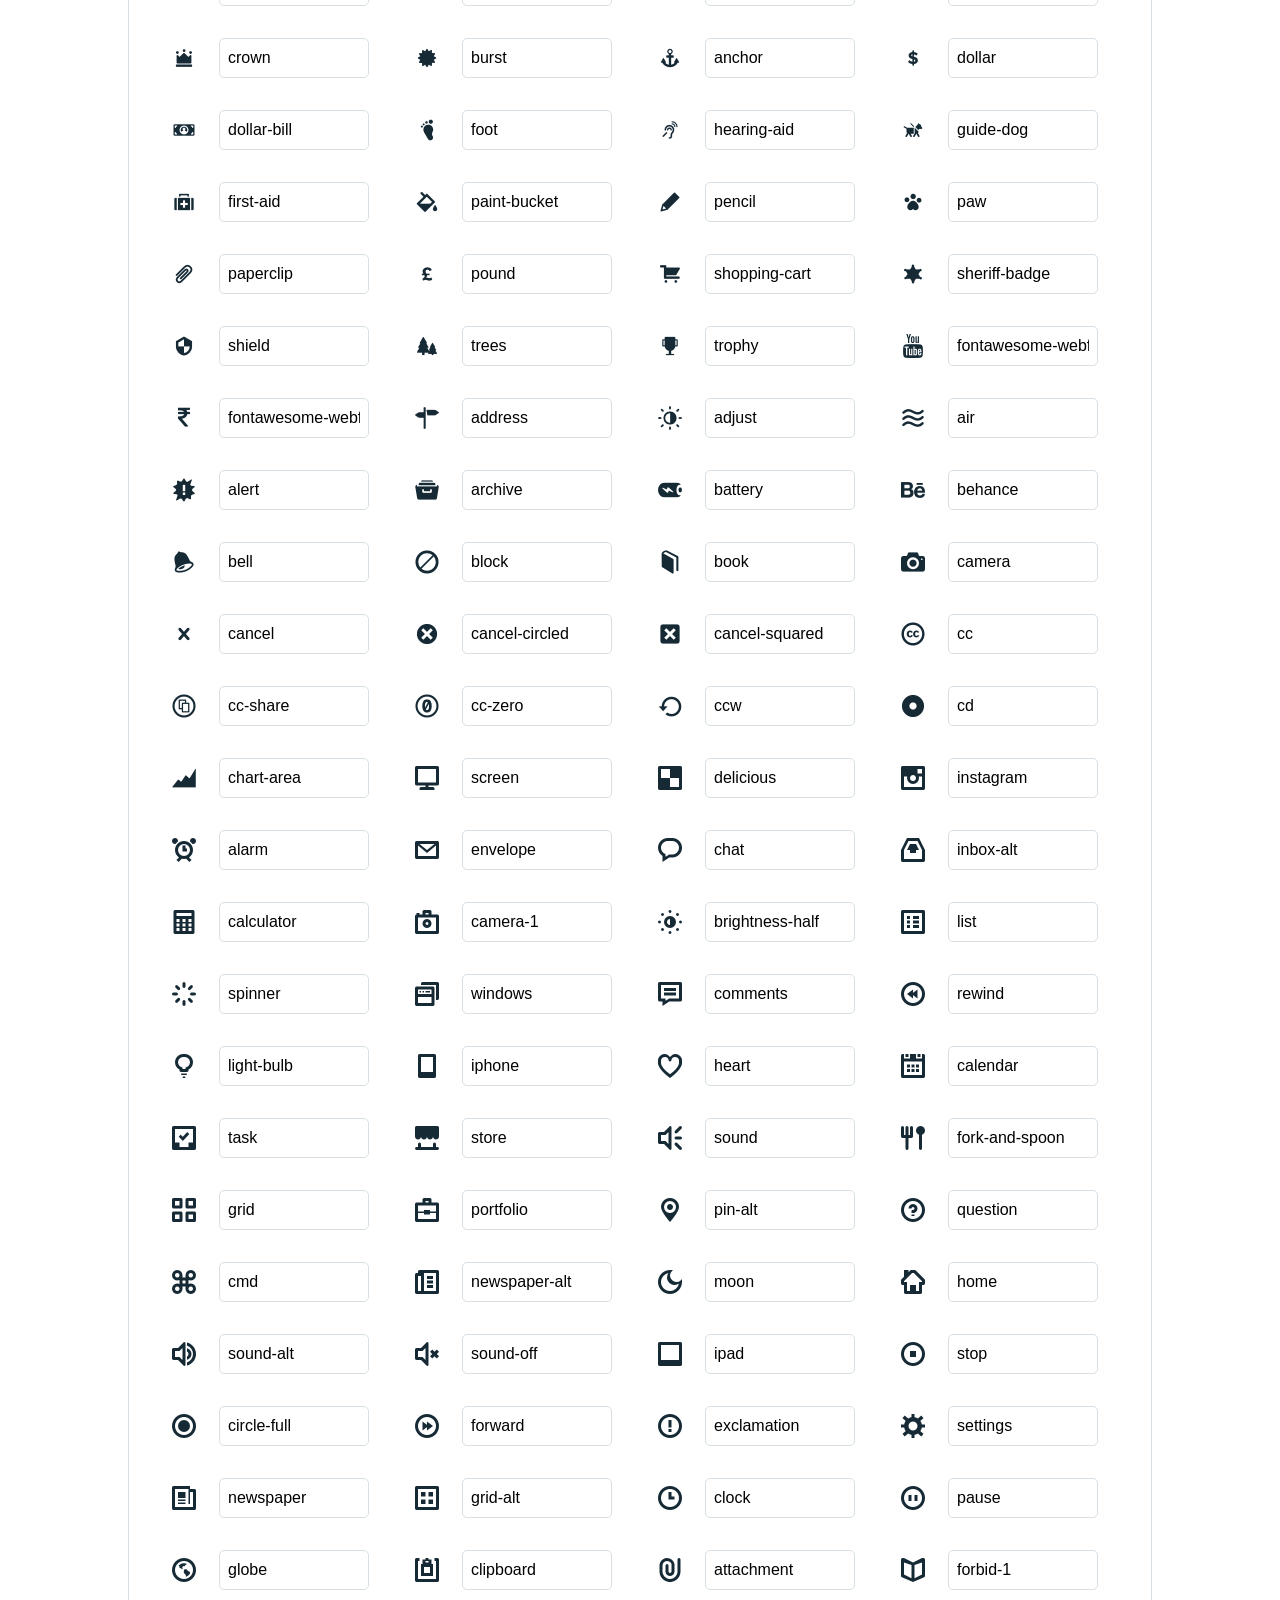
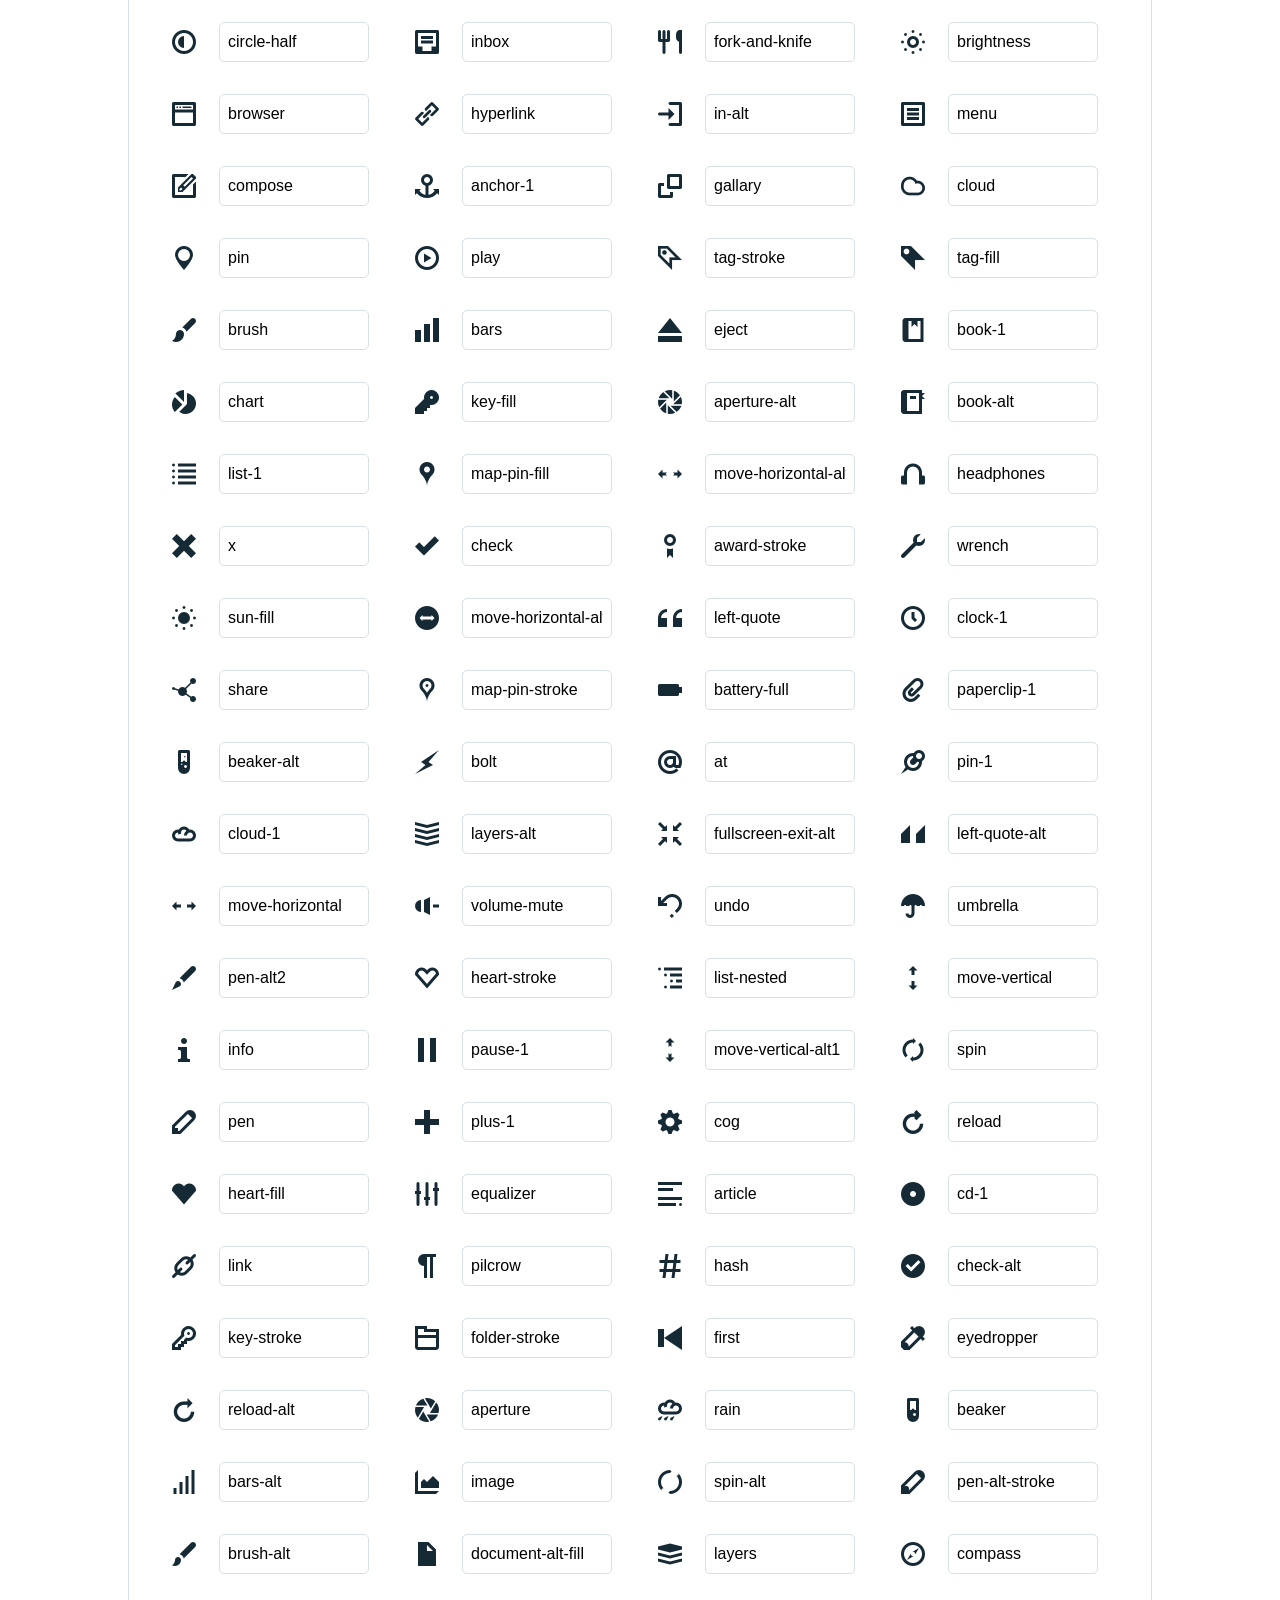
<file: wplms/wplms/css/icons-reference.html>
<!DOCTYPE html>
<html lang="en">
  <head>
    <meta charset="utf-8">
    <meta http-equiv="X-UA-Compatible" content="IE=edge,chrome=1">
    <meta name="viewport" content="width=device-width,initial-scale=1">
    <title>Font Reference - fonticon </title>
    <link href="http://fonts.googleapis.com/css?family=Dosis:400,500,700" rel="stylesheet" type="text/css">
    <link rel="stylesheet" href="fonticons.css">
    <style type="text/css">
      html,body,div,span,applet,object,iframe,h1,h2,h3,h4,h5,h6,p,blockquote,pre,a,abbr,acronym,address,big,cite,code,del,dfn,em,img,ins,kbd,q,s,samp,small,strike,strong,sub,sup,tt,var,dl,dt,dd,ol,ul,li,fieldset,form,label,legend,table,caption,tbody,tfoot,thead,tr,th,td{margin:0;padding:0;border:0;outline:0;font-weight:inherit;font-style:inherit;font-family:inherit;font-size:100%;vertical-align:baseline}
body{line-height:1;color:#000;background:#fff}
ol,ul{list-style:none}
table{border-collapse:separate;border-spacing:0;vertical-align:middle}
caption,th,td{text-align:left;font-weight:normal;vertical-align:middle}
a img{border:none}
*{-webkit-box-sizing:border-box;-moz-box-sizing:border-box;box-sizing:border-box}
body{font-family:'Dosis','Tahoma',sans-serif}
.container{margin:15px auto;width:80%}
h1{margin:40px 0 20px;font-weight:700;font-size:38px;line-height:32px;color:#fb565e}
h2{font-size:18px;padding:0 0 21px 5px;margin:45px 0 0 0;text-transform:uppercase;font-weight:500}
.small{font-size:14px;color:#a5adb4;}
.small a{color:#a5adb4;}
.small a:hover{color:#fb565e}
.glyphs.character-mapping{margin:0 0 20px 0;padding:20px 0 20px 30px;color:rgba(0,0,0,0.5);border:1px solid #d8e0e5;-webkit-border-radius:3px;border-radius:3px;}
.glyphs.character-mapping li{margin:0 30px 20px 0;display:inline-block;width:90px}
.glyphs.character-mapping .icon{margin:10px 0 10px 15px;padding:15px;position:relative;width:55px;height:55px;color:#162a36 !important;overflow:hidden;-webkit-border-radius:3px;border-radius:3px;font-size:32px;}
.glyphs.character-mapping .icon svg{fill:#000}
.glyphs.character-mapping input{margin:0;padding:5px 0;line-height:12px;font-size:12px;display:block;width:100%;border:1px solid #d8e0e5;-webkit-border-radius:5px;border-radius:5px;text-align:center;outline:0;}
.glyphs.character-mapping input:focus{border:1px solid #fbde4a;-webkit-box-shadow:inset 0 0 3px #fbde4a;box-shadow:inset 0 0 3px #fbde4a}
.glyphs.character-mapping input:hover{-webkit-box-shadow:inset 0 0 3px #fbde4a;box-shadow:inset 0 0 3px #fbde4a}
.glyphs.css-mapping{margin:0 0 60px 0;padding:30px 0 20px 30px;color:rgba(0,0,0,0.5);border:1px solid #d8e0e5;-webkit-border-radius:3px;border-radius:3px;}
.glyphs.css-mapping li{margin:0 30px 20px 0;padding:0;display:inline-block;overflow:hidden}
.glyphs.css-mapping .icon{margin:0;margin-right:10px;padding:13px;height:50px;width:50px;color:#162a36 !important;overflow:hidden;float:left;font-size:24px}
.glyphs.css-mapping input{margin:0;margin-top:5px;padding:8px;line-height:16px;font-size:16px;display:block;width:150px;height:40px;border:1px solid #d8e0e5;-webkit-border-radius:5px;border-radius:5px;background:#fff;outline:0;float:right;}
.glyphs.css-mapping input:focus{border:1px solid #fbde4a;-webkit-box-shadow:inset 0 0 3px #fbde4a;box-shadow:inset 0 0 3px #fbde4a}
.glyphs.css-mapping input:hover{-webkit-box-shadow:inset 0 0 3px #fbde4a;box-shadow:inset 0 0 3px #fbde4a}

      
    </style>
  </head>
  <body>
    <div class="container">
      <h1>fonticon</h1>
      <p class="small">This font was created with <a href="http://fontastic.me/">Fontastic</a></p>
      <h2>Character mapping</h2>
      <ul class="glyphs character-mapping">
        <li>
          <div data-icon="a" class="icon"></div>
          <input type="text" readonly="readonly" value="a">
        </li>
        <li>
          <div data-icon="b" class="icon"></div>
          <input type="text" readonly="readonly" value="b">
        </li>
        <li>
          <div data-icon="c" class="icon"></div>
          <input type="text" readonly="readonly" value="c">
        </li>
        <li>
          <div data-icon="d" class="icon"></div>
          <input type="text" readonly="readonly" value="d">
        </li>
        <li>
          <div data-icon="e" class="icon"></div>
          <input type="text" readonly="readonly" value="e">
        </li>
        <li>
          <div data-icon="f" class="icon"></div>
          <input type="text" readonly="readonly" value="f">
        </li>
        <li>
          <div data-icon="g" class="icon"></div>
          <input type="text" readonly="readonly" value="g">
        </li>
        <li>
          <div data-icon="h" class="icon"></div>
          <input type="text" readonly="readonly" value="h">
        </li>
        <li>
          <div data-icon="i" class="icon"></div>
          <input type="text" readonly="readonly" value="i">
        </li>
        <li>
          <div data-icon="j" class="icon"></div>
          <input type="text" readonly="readonly" value="j">
        </li>
        <li>
          <div data-icon="k" class="icon"></div>
          <input type="text" readonly="readonly" value="k">
        </li>
        <li>
          <div data-icon="l" class="icon"></div>
          <input type="text" readonly="readonly" value="l">
        </li>
        <li>
          <div data-icon="m" class="icon"></div>
          <input type="text" readonly="readonly" value="m">
        </li>
        <li>
          <div data-icon="n" class="icon"></div>
          <input type="text" readonly="readonly" value="n">
        </li>
        <li>
          <div data-icon="o" class="icon"></div>
          <input type="text" readonly="readonly" value="o">
        </li>
        <li>
          <div data-icon="p" class="icon"></div>
          <input type="text" readonly="readonly" value="p">
        </li>
        <li>
          <div data-icon="q" class="icon"></div>
          <input type="text" readonly="readonly" value="q">
        </li>
        <li>
          <div data-icon="r" class="icon"></div>
          <input type="text" readonly="readonly" value="r">
        </li>
        <li>
          <div data-icon="s" class="icon"></div>
          <input type="text" readonly="readonly" value="s">
        </li>
        <li>
          <div data-icon="t" class="icon"></div>
          <input type="text" readonly="readonly" value="t">
        </li>
        <li>
          <div data-icon="v" class="icon"></div>
          <input type="text" readonly="readonly" value="v">
        </li>
        <li>
          <div data-icon="w" class="icon"></div>
          <input type="text" readonly="readonly" value="w">
        </li>
        <li>
          <div data-icon="x" class="icon"></div>
          <input type="text" readonly="readonly" value="x">
        </li>
        <li>
          <div data-icon="y" class="icon"></div>
          <input type="text" readonly="readonly" value="y">
        </li>
        <li>
          <div data-icon="z" class="icon"></div>
          <input type="text" readonly="readonly" value="z">
        </li>
        <li>
          <div data-icon="A" class="icon"></div>
          <input type="text" readonly="readonly" value="A">
        </li>
        <li>
          <div data-icon="B" class="icon"></div>
          <input type="text" readonly="readonly" value="B">
        </li>
        <li>
          <div data-icon="C" class="icon"></div>
          <input type="text" readonly="readonly" value="C">
        </li>
        <li>
          <div data-icon="D" class="icon"></div>
          <input type="text" readonly="readonly" value="D">
        </li>
        <li>
          <div data-icon="E" class="icon"></div>
          <input type="text" readonly="readonly" value="E">
        </li>
        <li>
          <div data-icon="F" class="icon"></div>
          <input type="text" readonly="readonly" value="F">
        </li>
        <li>
          <div data-icon="G" class="icon"></div>
          <input type="text" readonly="readonly" value="G">
        </li>
        <li>
          <div data-icon="H" class="icon"></div>
          <input type="text" readonly="readonly" value="H">
        </li>
        <li>
          <div data-icon="I" class="icon"></div>
          <input type="text" readonly="readonly" value="I">
        </li>
        <li>
          <div data-icon="J" class="icon"></div>
          <input type="text" readonly="readonly" value="J">
        </li>
        <li>
          <div data-icon="K" class="icon"></div>
          <input type="text" readonly="readonly" value="K">
        </li>
        <li>
          <div data-icon="L" class="icon"></div>
          <input type="text" readonly="readonly" value="L">
        </li>
        <li>
          <div data-icon="M" class="icon"></div>
          <input type="text" readonly="readonly" value="M">
        </li>
        <li>
          <div data-icon="N" class="icon"></div>
          <input type="text" readonly="readonly" value="N">
        </li>
        <li>
          <div data-icon="O" class="icon"></div>
          <input type="text" readonly="readonly" value="O">
        </li>
        <li>
          <div data-icon="P" class="icon"></div>
          <input type="text" readonly="readonly" value="P">
        </li>
        <li>
          <div data-icon="Q" class="icon"></div>
          <input type="text" readonly="readonly" value="Q">
        </li>
        <li>
          <div data-icon="R" class="icon"></div>
          <input type="text" readonly="readonly" value="R">
        </li>
        <li>
          <div data-icon="S" class="icon"></div>
          <input type="text" readonly="readonly" value="S">
        </li>
        <li>
          <div data-icon="T" class="icon"></div>
          <input type="text" readonly="readonly" value="T">
        </li>
        <li>
          <div data-icon="U" class="icon"></div>
          <input type="text" readonly="readonly" value="U">
        </li>
        <li>
          <div data-icon="V" class="icon"></div>
          <input type="text" readonly="readonly" value="V">
        </li>
        <li>
          <div data-icon="W" class="icon"></div>
          <input type="text" readonly="readonly" value="W">
        </li>
        <li>
          <div data-icon="X" class="icon"></div>
          <input type="text" readonly="readonly" value="X">
        </li>
        <li>
          <div data-icon="Y" class="icon"></div>
          <input type="text" readonly="readonly" value="Y">
        </li>
        <li>
          <div data-icon="Z" class="icon"></div>
          <input type="text" readonly="readonly" value="Z">
        </li>
        <li>
          <div data-icon="0" class="icon"></div>
          <input type="text" readonly="readonly" value="0">
        </li>
        <li>
          <div data-icon="2" class="icon"></div>
          <input type="text" readonly="readonly" value="2">
        </li>
        <li>
          <div data-icon="3" class="icon"></div>
          <input type="text" readonly="readonly" value="3">
        </li>
        <li>
          <div data-icon="4" class="icon"></div>
          <input type="text" readonly="readonly" value="4">
        </li>
        <li>
          <div data-icon="6" class="icon"></div>
          <input type="text" readonly="readonly" value="6">
        </li>
        <li>
          <div data-icon="7" class="icon"></div>
          <input type="text" readonly="readonly" value="7">
        </li>
        <li>
          <div data-icon="8" class="icon"></div>
          <input type="text" readonly="readonly" value="8">
        </li>
        <li>
          <div data-icon="9" class="icon"></div>
          <input type="text" readonly="readonly" value="9">
        </li>
        <li>
          <div data-icon="!" class="icon"></div>
          <input type="text" readonly="readonly" value="!">
        </li>
        <li>
          <div data-icon="#" class="icon"></div>
          <input type="text" readonly="readonly" value="#">
        </li>
        <li>
          <div data-icon="$" class="icon"></div>
          <input type="text" readonly="readonly" value="$">
        </li>
        <li>
          <div data-icon="%" class="icon"></div>
          <input type="text" readonly="readonly" value="%">
        </li>
        <li>
          <div data-icon="&" class="icon"></div>
          <input type="text" readonly="readonly" value="&amp;">
        </li>
        <li>
          <div data-icon="(" class="icon"></div>
          <input type="text" readonly="readonly" value="(">
        </li>
        <li>
          <div data-icon="*" class="icon"></div>
          <input type="text" readonly="readonly" value="*">
        </li>
        <li>
          <div data-icon="+" class="icon"></div>
          <input type="text" readonly="readonly" value="+">
        </li>
        <li>
          <div data-icon="," class="icon"></div>
          <input type="text" readonly="readonly" value=",">
        </li>
        <li>
          <div data-icon="-" class="icon"></div>
          <input type="text" readonly="readonly" value="-">
        </li>
        <li>
          <div data-icon="." class="icon"></div>
          <input type="text" readonly="readonly" value=".">
        </li>
        <li>
          <div data-icon=":" class="icon"></div>
          <input type="text" readonly="readonly" value=":">
        </li>
        <li>
          <div data-icon=";" class="icon"></div>
          <input type="text" readonly="readonly" value=";">
        </li>
        <li>
          <div data-icon="<" class="icon"></div>
          <input type="text" readonly="readonly" value="&lt;">
        </li>
        <li>
          <div data-icon="=" class="icon"></div>
          <input type="text" readonly="readonly" value="=">
        </li>
        <li>
          <div data-icon=">" class="icon"></div>
          <input type="text" readonly="readonly" value="&gt;">
        </li>
        <li>
          <div data-icon="[" class="icon"></div>
          <input type="text" readonly="readonly" value="[">
        </li>
        <li>
          <div data-icon="]" class="icon"></div>
          <input type="text" readonly="readonly" value="]">
        </li>
        <li>
          <div data-icon="^" class="icon"></div>
          <input type="text" readonly="readonly" value="^">
        </li>
        <li>
          <div data-icon="_" class="icon"></div>
          <input type="text" readonly="readonly" value="_">
        </li>
        <li>
          <div data-icon="`" class="icon"></div>
          <input type="text" readonly="readonly" value="`">
        </li>
        <li>
          <div data-icon="}" class="icon"></div>
          <input type="text" readonly="readonly" value="}">
        </li>
        <li>
          <div data-icon="&#xe000;" class="icon"></div>
          <input type="text" readonly="readonly" value="&amp;#xe000;">
        </li>
        <li>
          <div data-icon="&#xe001;" class="icon"></div>
          <input type="text" readonly="readonly" value="&amp;#xe001;">
        </li>
        <li>
          <div data-icon="&#xe002;" class="icon"></div>
          <input type="text" readonly="readonly" value="&amp;#xe002;">
        </li>
        <li>
          <div data-icon="&#xe003;" class="icon"></div>
          <input type="text" readonly="readonly" value="&amp;#xe003;">
        </li>
        <li>
          <div data-icon="&#xe004;" class="icon"></div>
          <input type="text" readonly="readonly" value="&amp;#xe004;">
        </li>
        <li>
          <div data-icon="&#xe005;" class="icon"></div>
          <input type="text" readonly="readonly" value="&amp;#xe005;">
        </li>
        <li>
          <div data-icon="&#xe006;" class="icon"></div>
          <input type="text" readonly="readonly" value="&amp;#xe006;">
        </li>
        <li>
          <div data-icon="&#xe007;" class="icon"></div>
          <input type="text" readonly="readonly" value="&amp;#xe007;">
        </li>
        <li>
          <div data-icon="&#xe008;" class="icon"></div>
          <input type="text" readonly="readonly" value="&amp;#xe008;">
        </li>
        <li>
          <div data-icon="&#xe009;" class="icon"></div>
          <input type="text" readonly="readonly" value="&amp;#xe009;">
        </li>
        <li>
          <div data-icon="&#xe00a;" class="icon"></div>
          <input type="text" readonly="readonly" value="&amp;#xe00a;">
        </li>
        <li>
          <div data-icon="&#xe00b;" class="icon"></div>
          <input type="text" readonly="readonly" value="&amp;#xe00b;">
        </li>
        <li>
          <div data-icon="&#xe00c;" class="icon"></div>
          <input type="text" readonly="readonly" value="&amp;#xe00c;">
        </li>
        <li>
          <div data-icon="&#xe00d;" class="icon"></div>
          <input type="text" readonly="readonly" value="&amp;#xe00d;">
        </li>
        <li>
          <div data-icon="&#xe00e;" class="icon"></div>
          <input type="text" readonly="readonly" value="&amp;#xe00e;">
        </li>
        <li>
          <div data-icon="&#xe00f;" class="icon"></div>
          <input type="text" readonly="readonly" value="&amp;#xe00f;">
        </li>
        <li>
          <div data-icon="&#xe010;" class="icon"></div>
          <input type="text" readonly="readonly" value="&amp;#xe010;">
        </li>
        <li>
          <div data-icon="&#xe011;" class="icon"></div>
          <input type="text" readonly="readonly" value="&amp;#xe011;">
        </li>
        <li>
          <div data-icon="&#xe013;" class="icon"></div>
          <input type="text" readonly="readonly" value="&amp;#xe013;">
        </li>
        <li>
          <div data-icon="&#xe014;" class="icon"></div>
          <input type="text" readonly="readonly" value="&amp;#xe014;">
        </li>
        <li>
          <div data-icon="&#xe015;" class="icon"></div>
          <input type="text" readonly="readonly" value="&amp;#xe015;">
        </li>
        <li>
          <div data-icon="&#xe016;" class="icon"></div>
          <input type="text" readonly="readonly" value="&amp;#xe016;">
        </li>
        <li>
          <div data-icon="&#xe018;" class="icon"></div>
          <input type="text" readonly="readonly" value="&amp;#xe018;">
        </li>
        <li>
          <div data-icon="&#xe019;" class="icon"></div>
          <input type="text" readonly="readonly" value="&amp;#xe019;">
        </li>
        <li>
          <div data-icon="&#xe01a;" class="icon"></div>
          <input type="text" readonly="readonly" value="&amp;#xe01a;">
        </li>
        <li>
          <div data-icon="&#xe01d;" class="icon"></div>
          <input type="text" readonly="readonly" value="&amp;#xe01d;">
        </li>
        <li>
          <div data-icon="&#xe020;" class="icon"></div>
          <input type="text" readonly="readonly" value="&amp;#xe020;">
        </li>
        <li>
          <div data-icon="&#xe021;" class="icon"></div>
          <input type="text" readonly="readonly" value="&amp;#xe021;">
        </li>
        <li>
          <div data-icon="&#xe023;" class="icon"></div>
          <input type="text" readonly="readonly" value="&amp;#xe023;">
        </li>
        <li>
          <div data-icon="&#xe024;" class="icon"></div>
          <input type="text" readonly="readonly" value="&amp;#xe024;">
        </li>
        <li>
          <div data-icon="&#xe025;" class="icon"></div>
          <input type="text" readonly="readonly" value="&amp;#xe025;">
        </li>
        <li>
          <div data-icon="&#xe029;" class="icon"></div>
          <input type="text" readonly="readonly" value="&amp;#xe029;">
        </li>
        <li>
          <div data-icon="&#xe02a;" class="icon"></div>
          <input type="text" readonly="readonly" value="&amp;#xe02a;">
        </li>
        <li>
          <div data-icon="&#xe02b;" class="icon"></div>
          <input type="text" readonly="readonly" value="&amp;#xe02b;">
        </li>
        <li>
          <div data-icon="&#xe02c;" class="icon"></div>
          <input type="text" readonly="readonly" value="&amp;#xe02c;">
        </li>
        <li>
          <div data-icon="&#xe02d;" class="icon"></div>
          <input type="text" readonly="readonly" value="&amp;#xe02d;">
        </li>
        <li>
          <div data-icon="&#xe02e;" class="icon"></div>
          <input type="text" readonly="readonly" value="&amp;#xe02e;">
        </li>
        <li>
          <div data-icon="&#xe02f;" class="icon"></div>
          <input type="text" readonly="readonly" value="&amp;#xe02f;">
        </li>
        <li>
          <div data-icon="&#xe030;" class="icon"></div>
          <input type="text" readonly="readonly" value="&amp;#xe030;">
        </li>
        <li>
          <div data-icon="&#xe031;" class="icon"></div>
          <input type="text" readonly="readonly" value="&amp;#xe031;">
        </li>
        <li>
          <div data-icon="&#xe032;" class="icon"></div>
          <input type="text" readonly="readonly" value="&amp;#xe032;">
        </li>
        <li>
          <div data-icon="&#xe033;" class="icon"></div>
          <input type="text" readonly="readonly" value="&amp;#xe033;">
        </li>
        <li>
          <div data-icon="&#xe034;" class="icon"></div>
          <input type="text" readonly="readonly" value="&amp;#xe034;">
        </li>
        <li>
          <div data-icon="&#xe036;" class="icon"></div>
          <input type="text" readonly="readonly" value="&amp;#xe036;">
        </li>
        <li>
          <div data-icon="&#xe038;" class="icon"></div>
          <input type="text" readonly="readonly" value="&amp;#xe038;">
        </li>
        <li>
          <div data-icon="&#xe039;" class="icon"></div>
          <input type="text" readonly="readonly" value="&amp;#xe039;">
        </li>
        <li>
          <div data-icon="&#xe03a;" class="icon"></div>
          <input type="text" readonly="readonly" value="&amp;#xe03a;">
        </li>
        <li>
          <div data-icon="&#xe03b;" class="icon"></div>
          <input type="text" readonly="readonly" value="&amp;#xe03b;">
        </li>
        <li>
          <div data-icon="&#xe03c;" class="icon"></div>
          <input type="text" readonly="readonly" value="&amp;#xe03c;">
        </li>
        <li>
          <div data-icon="&#xe03d;" class="icon"></div>
          <input type="text" readonly="readonly" value="&amp;#xe03d;">
        </li>
        <li>
          <div data-icon="&#xe03e;" class="icon"></div>
          <input type="text" readonly="readonly" value="&amp;#xe03e;">
        </li>
        <li>
          <div data-icon="&#xe03f;" class="icon"></div>
          <input type="text" readonly="readonly" value="&amp;#xe03f;">
        </li>
        <li>
          <div data-icon="&#xe040;" class="icon"></div>
          <input type="text" readonly="readonly" value="&amp;#xe040;">
        </li>
        <li>
          <div data-icon="&#xe041;" class="icon"></div>
          <input type="text" readonly="readonly" value="&amp;#xe041;">
        </li>
        <li>
          <div data-icon="&#xe042;" class="icon"></div>
          <input type="text" readonly="readonly" value="&amp;#xe042;">
        </li>
        <li>
          <div data-icon="&#xe043;" class="icon"></div>
          <input type="text" readonly="readonly" value="&amp;#xe043;">
        </li>
        <li>
          <div data-icon="&#xe044;" class="icon"></div>
          <input type="text" readonly="readonly" value="&amp;#xe044;">
        </li>
        <li>
          <div data-icon="&#xe045;" class="icon"></div>
          <input type="text" readonly="readonly" value="&amp;#xe045;">
        </li>
        <li>
          <div data-icon="&#xe046;" class="icon"></div>
          <input type="text" readonly="readonly" value="&amp;#xe046;">
        </li>
        <li>
          <div data-icon="&#xe048;" class="icon"></div>
          <input type="text" readonly="readonly" value="&amp;#xe048;">
        </li>
        <li>
          <div data-icon="&#xe049;" class="icon"></div>
          <input type="text" readonly="readonly" value="&amp;#xe049;">
        </li>
        <li>
          <div data-icon="&#xe04a;" class="icon"></div>
          <input type="text" readonly="readonly" value="&amp;#xe04a;">
        </li>
        <li>
          <div data-icon="&#xe04b;" class="icon"></div>
          <input type="text" readonly="readonly" value="&amp;#xe04b;">
        </li>
        <li>
          <div data-icon="&#xe04c;" class="icon"></div>
          <input type="text" readonly="readonly" value="&amp;#xe04c;">
        </li>
        <li>
          <div data-icon="&#xe04f;" class="icon"></div>
          <input type="text" readonly="readonly" value="&amp;#xe04f;">
        </li>
        <li>
          <div data-icon="&#xe050;" class="icon"></div>
          <input type="text" readonly="readonly" value="&amp;#xe050;">
        </li>
        <li>
          <div data-icon="&#xe051;" class="icon"></div>
          <input type="text" readonly="readonly" value="&amp;#xe051;">
        </li>
        <li>
          <div data-icon="&#xe052;" class="icon"></div>
          <input type="text" readonly="readonly" value="&amp;#xe052;">
        </li>
        <li>
          <div data-icon="&#xe054;" class="icon"></div>
          <input type="text" readonly="readonly" value="&amp;#xe054;">
        </li>
        <li>
          <div data-icon="&#xe055;" class="icon"></div>
          <input type="text" readonly="readonly" value="&amp;#xe055;">
        </li>
        <li>
          <div data-icon="&#xe056;" class="icon"></div>
          <input type="text" readonly="readonly" value="&amp;#xe056;">
        </li>
        <li>
          <div data-icon="&#xe057;" class="icon"></div>
          <input type="text" readonly="readonly" value="&amp;#xe057;">
        </li>
        <li>
          <div data-icon="&#xe058;" class="icon"></div>
          <input type="text" readonly="readonly" value="&amp;#xe058;">
        </li>
        <li>
          <div data-icon="&#xe05a;" class="icon"></div>
          <input type="text" readonly="readonly" value="&amp;#xe05a;">
        </li>
        <li>
          <div data-icon="&#xe05b;" class="icon"></div>
          <input type="text" readonly="readonly" value="&amp;#xe05b;">
        </li>
        <li>
          <div data-icon="&#xe05c;" class="icon"></div>
          <input type="text" readonly="readonly" value="&amp;#xe05c;">
        </li>
        <li>
          <div data-icon="&#xe05d;" class="icon"></div>
          <input type="text" readonly="readonly" value="&amp;#xe05d;">
        </li>
        <li>
          <div data-icon="&#xe05f;" class="icon"></div>
          <input type="text" readonly="readonly" value="&amp;#xe05f;">
        </li>
        <li>
          <div data-icon="&#xe060;" class="icon"></div>
          <input type="text" readonly="readonly" value="&amp;#xe060;">
        </li>
        <li>
          <div data-icon="&#xe061;" class="icon"></div>
          <input type="text" readonly="readonly" value="&amp;#xe061;">
        </li>
        <li>
          <div data-icon="&#xe062;" class="icon"></div>
          <input type="text" readonly="readonly" value="&amp;#xe062;">
        </li>
        <li>
          <div data-icon="&#xe063;" class="icon"></div>
          <input type="text" readonly="readonly" value="&amp;#xe063;">
        </li>
        <li>
          <div data-icon="&#xe065;" class="icon"></div>
          <input type="text" readonly="readonly" value="&amp;#xe065;">
        </li>
        <li>
          <div data-icon="&#xe067;" class="icon"></div>
          <input type="text" readonly="readonly" value="&amp;#xe067;">
        </li>
        <li>
          <div data-icon="&#xe068;" class="icon"></div>
          <input type="text" readonly="readonly" value="&amp;#xe068;">
        </li>
        <li>
          <div data-icon="&#xe06a;" class="icon"></div>
          <input type="text" readonly="readonly" value="&amp;#xe06a;">
        </li>
        <li>
          <div data-icon="&#xe06b;" class="icon"></div>
          <input type="text" readonly="readonly" value="&amp;#xe06b;">
        </li>
        <li>
          <div data-icon="&#xe06d;" class="icon"></div>
          <input type="text" readonly="readonly" value="&amp;#xe06d;">
        </li>
        <li>
          <div data-icon="&#xe06e;" class="icon"></div>
          <input type="text" readonly="readonly" value="&amp;#xe06e;">
        </li>
        <li>
          <div data-icon="&#xe06f;" class="icon"></div>
          <input type="text" readonly="readonly" value="&amp;#xe06f;">
        </li>
        <li>
          <div data-icon="&#xe071;" class="icon"></div>
          <input type="text" readonly="readonly" value="&amp;#xe071;">
        </li>
        <li>
          <div data-icon="&#xe073;" class="icon"></div>
          <input type="text" readonly="readonly" value="&amp;#xe073;">
        </li>
        <li>
          <div data-icon="&#xe074;" class="icon"></div>
          <input type="text" readonly="readonly" value="&amp;#xe074;">
        </li>
        <li>
          <div data-icon="&#xe075;" class="icon"></div>
          <input type="text" readonly="readonly" value="&amp;#xe075;">
        </li>
        <li>
          <div data-icon="&#xe076;" class="icon"></div>
          <input type="text" readonly="readonly" value="&amp;#xe076;">
        </li>
        <li>
          <div data-icon="&#xe077;" class="icon"></div>
          <input type="text" readonly="readonly" value="&amp;#xe077;">
        </li>
        <li>
          <div data-icon="&#xe079;" class="icon"></div>
          <input type="text" readonly="readonly" value="&amp;#xe079;">
        </li>
        <li>
          <div data-icon="&#xe07b;" class="icon"></div>
          <input type="text" readonly="readonly" value="&amp;#xe07b;">
        </li>
        <li>
          <div data-icon="&#xe07c;" class="icon"></div>
          <input type="text" readonly="readonly" value="&amp;#xe07c;">
        </li>
        <li>
          <div data-icon="&#xe07d;" class="icon"></div>
          <input type="text" readonly="readonly" value="&amp;#xe07d;">
        </li>
        <li>
          <div data-icon="&#xe07e;" class="icon"></div>
          <input type="text" readonly="readonly" value="&amp;#xe07e;">
        </li>
        <li>
          <div data-icon="&#xe081;" class="icon"></div>
          <input type="text" readonly="readonly" value="&amp;#xe081;">
        </li>
        <li>
          <div data-icon="&#xe082;" class="icon"></div>
          <input type="text" readonly="readonly" value="&amp;#xe082;">
        </li>
        <li>
          <div data-icon="&#xe083;" class="icon"></div>
          <input type="text" readonly="readonly" value="&amp;#xe083;">
        </li>
        <li>
          <div data-icon="&#xe084;" class="icon"></div>
          <input type="text" readonly="readonly" value="&amp;#xe084;">
        </li>
        <li>
          <div data-icon="&#xe086;" class="icon"></div>
          <input type="text" readonly="readonly" value="&amp;#xe086;">
        </li>
        <li>
          <div data-icon="&#xe087;" class="icon"></div>
          <input type="text" readonly="readonly" value="&amp;#xe087;">
        </li>
        <li>
          <div data-icon="&#xe08a;" class="icon"></div>
          <input type="text" readonly="readonly" value="&amp;#xe08a;">
        </li>
        <li>
          <div data-icon="&#xe08c;" class="icon"></div>
          <input type="text" readonly="readonly" value="&amp;#xe08c;">
        </li>
        <li>
          <div data-icon="&#xe08d;" class="icon"></div>
          <input type="text" readonly="readonly" value="&amp;#xe08d;">
        </li>
        <li>
          <div data-icon="&#xe08e;" class="icon"></div>
          <input type="text" readonly="readonly" value="&amp;#xe08e;">
        </li>
        <li>
          <div data-icon="&#xe08f;" class="icon"></div>
          <input type="text" readonly="readonly" value="&amp;#xe08f;">
        </li>
        <li>
          <div data-icon="&#xe090;" class="icon"></div>
          <input type="text" readonly="readonly" value="&amp;#xe090;">
        </li>
        <li>
          <div data-icon="&#xe092;" class="icon"></div>
          <input type="text" readonly="readonly" value="&amp;#xe092;">
        </li>
        <li>
          <div data-icon="&#xe095;" class="icon"></div>
          <input type="text" readonly="readonly" value="&amp;#xe095;">
        </li>
        <li>
          <div data-icon="&#xe096;" class="icon"></div>
          <input type="text" readonly="readonly" value="&amp;#xe096;">
        </li>
        <li>
          <div data-icon="&#xe097;" class="icon"></div>
          <input type="text" readonly="readonly" value="&amp;#xe097;">
        </li>
        <li>
          <div data-icon="&#xe098;" class="icon"></div>
          <input type="text" readonly="readonly" value="&amp;#xe098;">
        </li>
        <li>
          <div data-icon="&#xe099;" class="icon"></div>
          <input type="text" readonly="readonly" value="&amp;#xe099;">
        </li>
        <li>
          <div data-icon="&#xe09b;" class="icon"></div>
          <input type="text" readonly="readonly" value="&amp;#xe09b;">
        </li>
        <li>
          <div data-icon="&#xe09c;" class="icon"></div>
          <input type="text" readonly="readonly" value="&amp;#xe09c;">
        </li>
        <li>
          <div data-icon="&#xe09d;" class="icon"></div>
          <input type="text" readonly="readonly" value="&amp;#xe09d;">
        </li>
        <li>
          <div data-icon="&#xe09e;" class="icon"></div>
          <input type="text" readonly="readonly" value="&amp;#xe09e;">
        </li>
        <li>
          <div data-icon="&#xe09f;" class="icon"></div>
          <input type="text" readonly="readonly" value="&amp;#xe09f;">
        </li>
        <li>
          <div data-icon="&#xe0a0;" class="icon"></div>
          <input type="text" readonly="readonly" value="&amp;#xe0a0;">
        </li>
        <li>
          <div data-icon="&#xe0a2;" class="icon"></div>
          <input type="text" readonly="readonly" value="&amp;#xe0a2;">
        </li>
        <li>
          <div data-icon="&#xe0a5;" class="icon"></div>
          <input type="text" readonly="readonly" value="&amp;#xe0a5;">
        </li>
        <li>
          <div data-icon="&#xe0a6;" class="icon"></div>
          <input type="text" readonly="readonly" value="&amp;#xe0a6;">
        </li>
        <li>
          <div data-icon="&#xe0a9;" class="icon"></div>
          <input type="text" readonly="readonly" value="&amp;#xe0a9;">
        </li>
        <li>
          <div data-icon="&#xe0aa;" class="icon"></div>
          <input type="text" readonly="readonly" value="&amp;#xe0aa;">
        </li>
        <li>
          <div data-icon="&#xe0ab;" class="icon"></div>
          <input type="text" readonly="readonly" value="&amp;#xe0ab;">
        </li>
        <li>
          <div data-icon="&#xe0ac;" class="icon"></div>
          <input type="text" readonly="readonly" value="&amp;#xe0ac;">
        </li>
        <li>
          <div data-icon="&#xe0af;" class="icon"></div>
          <input type="text" readonly="readonly" value="&amp;#xe0af;">
        </li>
        <li>
          <div data-icon="&#xe0b0;" class="icon"></div>
          <input type="text" readonly="readonly" value="&amp;#xe0b0;">
        </li>
        <li>
          <div data-icon="&#xe0b1;" class="icon"></div>
          <input type="text" readonly="readonly" value="&amp;#xe0b1;">
        </li>
        <li>
          <div data-icon="&#xe0b2;" class="icon"></div>
          <input type="text" readonly="readonly" value="&amp;#xe0b2;">
        </li>
        <li>
          <div data-icon="&#xe0b3;" class="icon"></div>
          <input type="text" readonly="readonly" value="&amp;#xe0b3;">
        </li>
        <li>
          <div data-icon="&#xe0b4;" class="icon"></div>
          <input type="text" readonly="readonly" value="&amp;#xe0b4;">
        </li>
        <li>
          <div data-icon="&#xe0b8;" class="icon"></div>
          <input type="text" readonly="readonly" value="&amp;#xe0b8;">
        </li>
        <li>
          <div data-icon="&#xe0b9;" class="icon"></div>
          <input type="text" readonly="readonly" value="&amp;#xe0b9;">
        </li>
        <li>
          <div data-icon="&#xe0bd;" class="icon"></div>
          <input type="text" readonly="readonly" value="&amp;#xe0bd;">
        </li>
        <li>
          <div data-icon="&#xe0c0;" class="icon"></div>
          <input type="text" readonly="readonly" value="&amp;#xe0c0;">
        </li>
        <li>
          <div data-icon="&#xe0c1;" class="icon"></div>
          <input type="text" readonly="readonly" value="&amp;#xe0c1;">
        </li>
        <li>
          <div data-icon="&#xe0c4;" class="icon"></div>
          <input type="text" readonly="readonly" value="&amp;#xe0c4;">
        </li>
        <li>
          <div data-icon="&#xe0c5;" class="icon"></div>
          <input type="text" readonly="readonly" value="&amp;#xe0c5;">
        </li>
        <li>
          <div data-icon="&#xe0c7;" class="icon"></div>
          <input type="text" readonly="readonly" value="&amp;#xe0c7;">
        </li>
        <li>
          <div data-icon="&#xe0c8;" class="icon"></div>
          <input type="text" readonly="readonly" value="&amp;#xe0c8;">
        </li>
        <li>
          <div data-icon="&#xe0c9;" class="icon"></div>
          <input type="text" readonly="readonly" value="&amp;#xe0c9;">
        </li>
        <li>
          <div data-icon="&#xe0ca;" class="icon"></div>
          <input type="text" readonly="readonly" value="&amp;#xe0ca;">
        </li>
        <li>
          <div data-icon="&#xe0cb;" class="icon"></div>
          <input type="text" readonly="readonly" value="&amp;#xe0cb;">
        </li>
        <li>
          <div data-icon="&#xe0d1;" class="icon"></div>
          <input type="text" readonly="readonly" value="&amp;#xe0d1;">
        </li>
        <li>
          <div data-icon="&#xe0d2;" class="icon"></div>
          <input type="text" readonly="readonly" value="&amp;#xe0d2;">
        </li>
        <li>
          <div data-icon="&#xe0d3;" class="icon"></div>
          <input type="text" readonly="readonly" value="&amp;#xe0d3;">
        </li>
        <li>
          <div data-icon="&#xe0d4;" class="icon"></div>
          <input type="text" readonly="readonly" value="&amp;#xe0d4;">
        </li>
        <li>
          <div data-icon="&#xe0d5;" class="icon"></div>
          <input type="text" readonly="readonly" value="&amp;#xe0d5;">
        </li>
        <li>
          <div data-icon="&#xe0d7;" class="icon"></div>
          <input type="text" readonly="readonly" value="&amp;#xe0d7;">
        </li>
        <li>
          <div data-icon="&#xe0da;" class="icon"></div>
          <input type="text" readonly="readonly" value="&amp;#xe0da;">
        </li>
        <li>
          <div data-icon="&#xe0db;" class="icon"></div>
          <input type="text" readonly="readonly" value="&amp;#xe0db;">
        </li>
        <li>
          <div data-icon="&#xe0dc;" class="icon"></div>
          <input type="text" readonly="readonly" value="&amp;#xe0dc;">
        </li>
        <li>
          <div data-icon="&#xe0dd;" class="icon"></div>
          <input type="text" readonly="readonly" value="&amp;#xe0dd;">
        </li>
        <li>
          <div data-icon="&#xe0df;" class="icon"></div>
          <input type="text" readonly="readonly" value="&amp;#xe0df;">
        </li>
        <li>
          <div data-icon="&#xe0e0;" class="icon"></div>
          <input type="text" readonly="readonly" value="&amp;#xe0e0;">
        </li>
        <li>
          <div data-icon="&#xe0e1;" class="icon"></div>
          <input type="text" readonly="readonly" value="&amp;#xe0e1;">
        </li>
        <li>
          <div data-icon="&#xe0e2;" class="icon"></div>
          <input type="text" readonly="readonly" value="&amp;#xe0e2;">
        </li>
        <li>
          <div data-icon="&#xe0e3;" class="icon"></div>
          <input type="text" readonly="readonly" value="&amp;#xe0e3;">
        </li>
        <li>
          <div data-icon="&#xe0e5;" class="icon"></div>
          <input type="text" readonly="readonly" value="&amp;#xe0e5;">
        </li>
        <li>
          <div data-icon="&#xe0e6;" class="icon"></div>
          <input type="text" readonly="readonly" value="&amp;#xe0e6;">
        </li>
        <li>
          <div data-icon="&#xe0e7;" class="icon"></div>
          <input type="text" readonly="readonly" value="&amp;#xe0e7;">
        </li>
        <li>
          <div data-icon="&#xe0e8;" class="icon"></div>
          <input type="text" readonly="readonly" value="&amp;#xe0e8;">
        </li>
        <li>
          <div data-icon="&#xe0e9;" class="icon"></div>
          <input type="text" readonly="readonly" value="&amp;#xe0e9;">
        </li>
        <li>
          <div data-icon="&#xe0eb;" class="icon"></div>
          <input type="text" readonly="readonly" value="&amp;#xe0eb;">
        </li>
        <li>
          <div data-icon="&#xe0ed;" class="icon"></div>
          <input type="text" readonly="readonly" value="&amp;#xe0ed;">
        </li>
        <li>
          <div data-icon="&#xe0ef;" class="icon"></div>
          <input type="text" readonly="readonly" value="&amp;#xe0ef;">
        </li>
        <li>
          <div data-icon="&#xe0f1;" class="icon"></div>
          <input type="text" readonly="readonly" value="&amp;#xe0f1;">
        </li>
        <li>
          <div data-icon="&#xe0f2;" class="icon"></div>
          <input type="text" readonly="readonly" value="&amp;#xe0f2;">
        </li>
        <li>
          <div data-icon="&#xe0f3;" class="icon"></div>
          <input type="text" readonly="readonly" value="&amp;#xe0f3;">
        </li>
        <li>
          <div data-icon="&#xe0f4;" class="icon"></div>
          <input type="text" readonly="readonly" value="&amp;#xe0f4;">
        </li>
        <li>
          <div data-icon="&#xe0f5;" class="icon"></div>
          <input type="text" readonly="readonly" value="&amp;#xe0f5;">
        </li>
        <li>
          <div data-icon="&#xe0f6;" class="icon"></div>
          <input type="text" readonly="readonly" value="&amp;#xe0f6;">
        </li>
        <li>
          <div data-icon="&#xe0f7;" class="icon"></div>
          <input type="text" readonly="readonly" value="&amp;#xe0f7;">
        </li>
        <li>
          <div data-icon="&#xe0f8;" class="icon"></div>
          <input type="text" readonly="readonly" value="&amp;#xe0f8;">
        </li>
        <li>
          <div data-icon="&#xe0f9;" class="icon"></div>
          <input type="text" readonly="readonly" value="&amp;#xe0f9;">
        </li>
        <li>
          <div data-icon="&#xe0fa;" class="icon"></div>
          <input type="text" readonly="readonly" value="&amp;#xe0fa;">
        </li>
        <li>
          <div data-icon="&#xe0fb;" class="icon"></div>
          <input type="text" readonly="readonly" value="&amp;#xe0fb;">
        </li>
        <li>
          <div data-icon="&#xe0fd;" class="icon"></div>
          <input type="text" readonly="readonly" value="&amp;#xe0fd;">
        </li>
        <li>
          <div data-icon="&#xe0fe;" class="icon"></div>
          <input type="text" readonly="readonly" value="&amp;#xe0fe;">
        </li>
        <li>
          <div data-icon="&#xe100;" class="icon"></div>
          <input type="text" readonly="readonly" value="&amp;#xe100;">
        </li>
        <li>
          <div data-icon="&#xe101;" class="icon"></div>
          <input type="text" readonly="readonly" value="&amp;#xe101;">
        </li>
        <li>
          <div data-icon="&#xe102;" class="icon"></div>
          <input type="text" readonly="readonly" value="&amp;#xe102;">
        </li>
        <li>
          <div data-icon="&#xe103;" class="icon"></div>
          <input type="text" readonly="readonly" value="&amp;#xe103;">
        </li>
        <li>
          <div data-icon="&#xe104;" class="icon"></div>
          <input type="text" readonly="readonly" value="&amp;#xe104;">
        </li>
        <li>
          <div data-icon="&#xe105;" class="icon"></div>
          <input type="text" readonly="readonly" value="&amp;#xe105;">
        </li>
        <li>
          <div data-icon="&#xe106;" class="icon"></div>
          <input type="text" readonly="readonly" value="&amp;#xe106;">
        </li>
        <li>
          <div data-icon="&#xe108;" class="icon"></div>
          <input type="text" readonly="readonly" value="&amp;#xe108;">
        </li>
        <li>
          <div data-icon="&#xe109;" class="icon"></div>
          <input type="text" readonly="readonly" value="&amp;#xe109;">
        </li>
        <li>
          <div data-icon="&#xe10b;" class="icon"></div>
          <input type="text" readonly="readonly" value="&amp;#xe10b;">
        </li>
        <li>
          <div data-icon="&#xe10c;" class="icon"></div>
          <input type="text" readonly="readonly" value="&amp;#xe10c;">
        </li>
        <li>
          <div data-icon="&#xe10d;" class="icon"></div>
          <input type="text" readonly="readonly" value="&amp;#xe10d;">
        </li>
        <li>
          <div data-icon="&#xe10e;" class="icon"></div>
          <input type="text" readonly="readonly" value="&amp;#xe10e;">
        </li>
        <li>
          <div data-icon="&#xe10f;" class="icon"></div>
          <input type="text" readonly="readonly" value="&amp;#xe10f;">
        </li>
        <li>
          <div data-icon="&#xe110;" class="icon"></div>
          <input type="text" readonly="readonly" value="&amp;#xe110;">
        </li>
        <li>
          <div data-icon="&#xe111;" class="icon"></div>
          <input type="text" readonly="readonly" value="&amp;#xe111;">
        </li>
        <li>
          <div data-icon="&#xe112;" class="icon"></div>
          <input type="text" readonly="readonly" value="&amp;#xe112;">
        </li>
        <li>
          <div data-icon="&#xe114;" class="icon"></div>
          <input type="text" readonly="readonly" value="&amp;#xe114;">
        </li>
        <li>
          <div data-icon="&#xe115;" class="icon"></div>
          <input type="text" readonly="readonly" value="&amp;#xe115;">
        </li>
        <li>
          <div data-icon="&#xe116;" class="icon"></div>
          <input type="text" readonly="readonly" value="&amp;#xe116;">
        </li>
        <li>
          <div data-icon="&#xe117;" class="icon"></div>
          <input type="text" readonly="readonly" value="&amp;#xe117;">
        </li>
        <li>
          <div data-icon="&#xe118;" class="icon"></div>
          <input type="text" readonly="readonly" value="&amp;#xe118;">
        </li>
        <li>
          <div data-icon="&#xe119;" class="icon"></div>
          <input type="text" readonly="readonly" value="&amp;#xe119;">
        </li>
        <li>
          <div data-icon="&#xe11a;" class="icon"></div>
          <input type="text" readonly="readonly" value="&amp;#xe11a;">
        </li>
        <li>
          <div data-icon="&#xe11b;" class="icon"></div>
          <input type="text" readonly="readonly" value="&amp;#xe11b;">
        </li>
        <li>
          <div data-icon="&#xe11c;" class="icon"></div>
          <input type="text" readonly="readonly" value="&amp;#xe11c;">
        </li>
        <li>
          <div data-icon="&#xe11d;" class="icon"></div>
          <input type="text" readonly="readonly" value="&amp;#xe11d;">
        </li>
        <li>
          <div data-icon="&#xe11e;" class="icon"></div>
          <input type="text" readonly="readonly" value="&amp;#xe11e;">
        </li>
        <li>
          <div data-icon="&#xe11f;" class="icon"></div>
          <input type="text" readonly="readonly" value="&amp;#xe11f;">
        </li>
        <li>
          <div data-icon="&#xe122;" class="icon"></div>
          <input type="text" readonly="readonly" value="&amp;#xe122;">
        </li>
        <li>
          <div data-icon="&#xe123;" class="icon"></div>
          <input type="text" readonly="readonly" value="&amp;#xe123;">
        </li>
        <li>
          <div data-icon="&#xe124;" class="icon"></div>
          <input type="text" readonly="readonly" value="&amp;#xe124;">
        </li>
        <li>
          <div data-icon="&#xe125;" class="icon"></div>
          <input type="text" readonly="readonly" value="&amp;#xe125;">
        </li>
        <li>
          <div data-icon="&#xe126;" class="icon"></div>
          <input type="text" readonly="readonly" value="&amp;#xe126;">
        </li>
        <li>
          <div data-icon="&#xe127;" class="icon"></div>
          <input type="text" readonly="readonly" value="&amp;#xe127;">
        </li>
        <li>
          <div data-icon="&#xe128;" class="icon"></div>
          <input type="text" readonly="readonly" value="&amp;#xe128;">
        </li>
        <li>
          <div data-icon="&#xe129;" class="icon"></div>
          <input type="text" readonly="readonly" value="&amp;#xe129;">
        </li>
        <li>
          <div data-icon="&#xe12c;" class="icon"></div>
          <input type="text" readonly="readonly" value="&amp;#xe12c;">
        </li>
        <li>
          <div data-icon="&#xe12d;" class="icon"></div>
          <input type="text" readonly="readonly" value="&amp;#xe12d;">
        </li>
        <li>
          <div data-icon="&#xe12f;" class="icon"></div>
          <input type="text" readonly="readonly" value="&amp;#xe12f;">
        </li>
        <li>
          <div data-icon="&#xe130;" class="icon"></div>
          <input type="text" readonly="readonly" value="&amp;#xe130;">
        </li>
        <li>
          <div data-icon="&#xe131;" class="icon"></div>
          <input type="text" readonly="readonly" value="&amp;#xe131;">
        </li>
        <li>
          <div data-icon="&#xe132;" class="icon"></div>
          <input type="text" readonly="readonly" value="&amp;#xe132;">
        </li>
        <li>
          <div data-icon="&#xe133;" class="icon"></div>
          <input type="text" readonly="readonly" value="&amp;#xe133;">
        </li>
        <li>
          <div data-icon="&#xe134;" class="icon"></div>
          <input type="text" readonly="readonly" value="&amp;#xe134;">
        </li>
        <li>
          <div data-icon="&#xe135;" class="icon"></div>
          <input type="text" readonly="readonly" value="&amp;#xe135;">
        </li>
        <li>
          <div data-icon="&#xe136;" class="icon"></div>
          <input type="text" readonly="readonly" value="&amp;#xe136;">
        </li>
        <li>
          <div data-icon="&#xe137;" class="icon"></div>
          <input type="text" readonly="readonly" value="&amp;#xe137;">
        </li>
        <li>
          <div data-icon="&#xe138;" class="icon"></div>
          <input type="text" readonly="readonly" value="&amp;#xe138;">
        </li>
        <li>
          <div data-icon="&#xe13a;" class="icon"></div>
          <input type="text" readonly="readonly" value="&amp;#xe13a;">
        </li>
        <li>
          <div data-icon="&#xe13b;" class="icon"></div>
          <input type="text" readonly="readonly" value="&amp;#xe13b;">
        </li>
        <li>
          <div data-icon="&#xe13c;" class="icon"></div>
          <input type="text" readonly="readonly" value="&amp;#xe13c;">
        </li>
        <li>
          <div data-icon="&#xe13d;" class="icon"></div>
          <input type="text" readonly="readonly" value="&amp;#xe13d;">
        </li>
        <li>
          <div data-icon="&#xe140;" class="icon"></div>
          <input type="text" readonly="readonly" value="&amp;#xe140;">
        </li>
        <li>
          <div data-icon="&#xe141;" class="icon"></div>
          <input type="text" readonly="readonly" value="&amp;#xe141;">
        </li>
        <li>
          <div data-icon="&#xe142;" class="icon"></div>
          <input type="text" readonly="readonly" value="&amp;#xe142;">
        </li>
        <li>
          <div data-icon="&#xe143;" class="icon"></div>
          <input type="text" readonly="readonly" value="&amp;#xe143;">
        </li>
        <li>
          <div data-icon="&#xe144;" class="icon"></div>
          <input type="text" readonly="readonly" value="&amp;#xe144;">
        </li>
        <li>
          <div data-icon="&#xe145;" class="icon"></div>
          <input type="text" readonly="readonly" value="&amp;#xe145;">
        </li>
        <li>
          <div data-icon="&#xe146;" class="icon"></div>
          <input type="text" readonly="readonly" value="&amp;#xe146;">
        </li>
        <li>
          <div data-icon="&#xe147;" class="icon"></div>
          <input type="text" readonly="readonly" value="&amp;#xe147;">
        </li>
        <li>
          <div data-icon="&#xe148;" class="icon"></div>
          <input type="text" readonly="readonly" value="&amp;#xe148;">
        </li>
        <li>
          <div data-icon="&#xe14a;" class="icon"></div>
          <input type="text" readonly="readonly" value="&amp;#xe14a;">
        </li>
        <li>
          <div data-icon="&#xe14b;" class="icon"></div>
          <input type="text" readonly="readonly" value="&amp;#xe14b;">
        </li>
        <li>
          <div data-icon="&#xe14d;" class="icon"></div>
          <input type="text" readonly="readonly" value="&amp;#xe14d;">
        </li>
        <li>
          <div data-icon="&#xe14f;" class="icon"></div>
          <input type="text" readonly="readonly" value="&amp;#xe14f;">
        </li>
        <li>
          <div data-icon="&#xe150;" class="icon"></div>
          <input type="text" readonly="readonly" value="&amp;#xe150;">
        </li>
        <li>
          <div data-icon="&#xe151;" class="icon"></div>
          <input type="text" readonly="readonly" value="&amp;#xe151;">
        </li>
        <li>
          <div data-icon="&#xe152;" class="icon"></div>
          <input type="text" readonly="readonly" value="&amp;#xe152;">
        </li>
        <li>
          <div data-icon="&#xe153;" class="icon"></div>
          <input type="text" readonly="readonly" value="&amp;#xe153;">
        </li>
        <li>
          <div data-icon="&#xe154;" class="icon"></div>
          <input type="text" readonly="readonly" value="&amp;#xe154;">
        </li>
        <li>
          <div data-icon="&#xe155;" class="icon"></div>
          <input type="text" readonly="readonly" value="&amp;#xe155;">
        </li>
        <li>
          <div data-icon="&#xe156;" class="icon"></div>
          <input type="text" readonly="readonly" value="&amp;#xe156;">
        </li>
        <li>
          <div data-icon="&#xe158;" class="icon"></div>
          <input type="text" readonly="readonly" value="&amp;#xe158;">
        </li>
        <li>
          <div data-icon="&#xe159;" class="icon"></div>
          <input type="text" readonly="readonly" value="&amp;#xe159;">
        </li>
        <li>
          <div data-icon="&#xe15a;" class="icon"></div>
          <input type="text" readonly="readonly" value="&amp;#xe15a;">
        </li>
        <li>
          <div data-icon="&#xe15b;" class="icon"></div>
          <input type="text" readonly="readonly" value="&amp;#xe15b;">
        </li>
        <li>
          <div data-icon="&#xe15e;" class="icon"></div>
          <input type="text" readonly="readonly" value="&amp;#xe15e;">
        </li>
        <li>
          <div data-icon="&#xe160;" class="icon"></div>
          <input type="text" readonly="readonly" value="&amp;#xe160;">
        </li>
        <li>
          <div data-icon="&#xe161;" class="icon"></div>
          <input type="text" readonly="readonly" value="&amp;#xe161;">
        </li>
        <li>
          <div data-icon="&#xe162;" class="icon"></div>
          <input type="text" readonly="readonly" value="&amp;#xe162;">
        </li>
        <li>
          <div data-icon="&#xe165;" class="icon"></div>
          <input type="text" readonly="readonly" value="&amp;#xe165;">
        </li>
        <li>
          <div data-icon="&#xe167;" class="icon"></div>
          <input type="text" readonly="readonly" value="&amp;#xe167;">
        </li>
        <li>
          <div data-icon="&#xe168;" class="icon"></div>
          <input type="text" readonly="readonly" value="&amp;#xe168;">
        </li>
        <li>
          <div data-icon="&#xe169;" class="icon"></div>
          <input type="text" readonly="readonly" value="&amp;#xe169;">
        </li>
        <li>
          <div data-icon="&#xe16a;" class="icon"></div>
          <input type="text" readonly="readonly" value="&amp;#xe16a;">
        </li>
        <li>
          <div data-icon="&#xe16b;" class="icon"></div>
          <input type="text" readonly="readonly" value="&amp;#xe16b;">
        </li>
        <li>
          <div data-icon="&#xe16c;" class="icon"></div>
          <input type="text" readonly="readonly" value="&amp;#xe16c;">
        </li>
        <li>
          <div data-icon="&#xe16d;" class="icon"></div>
          <input type="text" readonly="readonly" value="&amp;#xe16d;">
        </li>
        <li>
          <div data-icon="&#xe16e;" class="icon"></div>
          <input type="text" readonly="readonly" value="&amp;#xe16e;">
        </li>
        <li>
          <div data-icon="&#xe16f;" class="icon"></div>
          <input type="text" readonly="readonly" value="&amp;#xe16f;">
        </li>
        <li>
          <div data-icon="&#xe170;" class="icon"></div>
          <input type="text" readonly="readonly" value="&amp;#xe170;">
        </li>
        <li>
          <div data-icon="&#xe172;" class="icon"></div>
          <input type="text" readonly="readonly" value="&amp;#xe172;">
        </li>
        <li>
          <div data-icon="&#xe173;" class="icon"></div>
          <input type="text" readonly="readonly" value="&amp;#xe173;">
        </li>
        <li>
          <div data-icon="&#xe174;" class="icon"></div>
          <input type="text" readonly="readonly" value="&amp;#xe174;">
        </li>
        <li>
          <div data-icon="&#xe176;" class="icon"></div>
          <input type="text" readonly="readonly" value="&amp;#xe176;">
        </li>
        <li>
          <div data-icon="&#xe179;" class="icon"></div>
          <input type="text" readonly="readonly" value="&amp;#xe179;">
        </li>
        <li>
          <div data-icon="&#xe17a;" class="icon"></div>
          <input type="text" readonly="readonly" value="&amp;#xe17a;">
        </li>
        <li>
          <div data-icon="&#xe17b;" class="icon"></div>
          <input type="text" readonly="readonly" value="&amp;#xe17b;">
        </li>
        <li>
          <div data-icon="&#xe17c;" class="icon"></div>
          <input type="text" readonly="readonly" value="&amp;#xe17c;">
        </li>
        <li>
          <div data-icon="&#xe17d;" class="icon"></div>
          <input type="text" readonly="readonly" value="&amp;#xe17d;">
        </li>
        <li>
          <div data-icon="&#xe17e;" class="icon"></div>
          <input type="text" readonly="readonly" value="&amp;#xe17e;">
        </li>
        <li>
          <div data-icon="&#xe17f;" class="icon"></div>
          <input type="text" readonly="readonly" value="&amp;#xe17f;">
        </li>
        <li>
          <div data-icon="&#xe182;" class="icon"></div>
          <input type="text" readonly="readonly" value="&amp;#xe182;">
        </li>
        <li>
          <div data-icon="&#xe184;" class="icon"></div>
          <input type="text" readonly="readonly" value="&amp;#xe184;">
        </li>
        <li>
          <div data-icon="&#xe185;" class="icon"></div>
          <input type="text" readonly="readonly" value="&amp;#xe185;">
        </li>
        <li>
          <div data-icon="&#xe186;" class="icon"></div>
          <input type="text" readonly="readonly" value="&amp;#xe186;">
        </li>
        <li>
          <div data-icon="&#xe187;" class="icon"></div>
          <input type="text" readonly="readonly" value="&amp;#xe187;">
        </li>
        <li>
          <div data-icon="&#xe189;" class="icon"></div>
          <input type="text" readonly="readonly" value="&amp;#xe189;">
        </li>
        <li>
          <div data-icon="&#xe18a;" class="icon"></div>
          <input type="text" readonly="readonly" value="&amp;#xe18a;">
        </li>
        <li>
          <div data-icon="&#xe18b;" class="icon"></div>
          <input type="text" readonly="readonly" value="&amp;#xe18b;">
        </li>
        <li>
          <div data-icon="&#xe18c;" class="icon"></div>
          <input type="text" readonly="readonly" value="&amp;#xe18c;">
        </li>
        <li>
          <div data-icon="&#xe18d;" class="icon"></div>
          <input type="text" readonly="readonly" value="&amp;#xe18d;">
        </li>
        <li>
          <div data-icon="&#xe18e;" class="icon"></div>
          <input type="text" readonly="readonly" value="&amp;#xe18e;">
        </li>
        <li>
          <div data-icon="&#xe18f;" class="icon"></div>
          <input type="text" readonly="readonly" value="&amp;#xe18f;">
        </li>
        <li>
          <div data-icon="&#xe190;" class="icon"></div>
          <input type="text" readonly="readonly" value="&amp;#xe190;">
        </li>
        <li>
          <div data-icon="&#xe191;" class="icon"></div>
          <input type="text" readonly="readonly" value="&amp;#xe191;">
        </li>
        <li>
          <div data-icon="&#xe192;" class="icon"></div>
          <input type="text" readonly="readonly" value="&amp;#xe192;">
        </li>
        <li>
          <div data-icon="&#xe193;" class="icon"></div>
          <input type="text" readonly="readonly" value="&amp;#xe193;">
        </li>
        <li>
          <div data-icon="&#xe194;" class="icon"></div>
          <input type="text" readonly="readonly" value="&amp;#xe194;">
        </li>
        <li>
          <div data-icon="&#xe195;" class="icon"></div>
          <input type="text" readonly="readonly" value="&amp;#xe195;">
        </li>
        <li>
          <div data-icon="&#xe196;" class="icon"></div>
          <input type="text" readonly="readonly" value="&amp;#xe196;">
        </li>
        <li>
          <div data-icon="&#xe197;" class="icon"></div>
          <input type="text" readonly="readonly" value="&amp;#xe197;">
        </li>
        <li>
          <div data-icon="&#xe198;" class="icon"></div>
          <input type="text" readonly="readonly" value="&amp;#xe198;">
        </li>
        <li>
          <div data-icon="&#xe199;" class="icon"></div>
          <input type="text" readonly="readonly" value="&amp;#xe199;">
        </li>
        <li>
          <div data-icon="&#xe19a;" class="icon"></div>
          <input type="text" readonly="readonly" value="&amp;#xe19a;">
        </li>
        <li>
          <div data-icon="&#xe19b;" class="icon"></div>
          <input type="text" readonly="readonly" value="&amp;#xe19b;">
        </li>
        <li>
          <div data-icon="&#xe19c;" class="icon"></div>
          <input type="text" readonly="readonly" value="&amp;#xe19c;">
        </li>
        <li>
          <div data-icon="&#xe19d;" class="icon"></div>
          <input type="text" readonly="readonly" value="&amp;#xe19d;">
        </li>
        <li>
          <div data-icon="&#xe19e;" class="icon"></div>
          <input type="text" readonly="readonly" value="&amp;#xe19e;">
        </li>
        <li>
          <div data-icon="&#xe19f;" class="icon"></div>
          <input type="text" readonly="readonly" value="&amp;#xe19f;">
        </li>
        <li>
          <div data-icon="&#xe1a0;" class="icon"></div>
          <input type="text" readonly="readonly" value="&amp;#xe1a0;">
        </li>
        <li>
          <div data-icon="&#xe1a1;" class="icon"></div>
          <input type="text" readonly="readonly" value="&amp;#xe1a1;">
        </li>
        <li>
          <div data-icon="&#xe1a2;" class="icon"></div>
          <input type="text" readonly="readonly" value="&amp;#xe1a2;">
        </li>
        <li>
          <div data-icon="&#xe1a3;" class="icon"></div>
          <input type="text" readonly="readonly" value="&amp;#xe1a3;">
        </li>
        <li>
          <div data-icon="&#xe1a6;" class="icon"></div>
          <input type="text" readonly="readonly" value="&amp;#xe1a6;">
        </li>
        <li>
          <div data-icon="&#xe1a7;" class="icon"></div>
          <input type="text" readonly="readonly" value="&amp;#xe1a7;">
        </li>
        <li>
          <div data-icon="&#xe1a8;" class="icon"></div>
          <input type="text" readonly="readonly" value="&amp;#xe1a8;">
        </li>
        <li>
          <div data-icon="&#xe1a9;" class="icon"></div>
          <input type="text" readonly="readonly" value="&amp;#xe1a9;">
        </li>
        <li>
          <div data-icon="&#xe1aa;" class="icon"></div>
          <input type="text" readonly="readonly" value="&amp;#xe1aa;">
        </li>
        <li>
          <div data-icon="&#xe1ab;" class="icon"></div>
          <input type="text" readonly="readonly" value="&amp;#xe1ab;">
        </li>
        <li>
          <div data-icon="&#xe1ac;" class="icon"></div>
          <input type="text" readonly="readonly" value="&amp;#xe1ac;">
        </li>
        <li>
          <div data-icon="&#xe1ad;" class="icon"></div>
          <input type="text" readonly="readonly" value="&amp;#xe1ad;">
        </li>
        <li>
          <div data-icon="&#xe1ae;" class="icon"></div>
          <input type="text" readonly="readonly" value="&amp;#xe1ae;">
        </li>
        <li>
          <div data-icon="&#xe1af;" class="icon"></div>
          <input type="text" readonly="readonly" value="&amp;#xe1af;">
        </li>
        <li>
          <div data-icon="&#xe1b0;" class="icon"></div>
          <input type="text" readonly="readonly" value="&amp;#xe1b0;">
        </li>
        <li>
          <div data-icon="&#xe1b1;" class="icon"></div>
          <input type="text" readonly="readonly" value="&amp;#xe1b1;">
        </li>
        <li>
          <div data-icon="&#xe1b2;" class="icon"></div>
          <input type="text" readonly="readonly" value="&amp;#xe1b2;">
        </li>
        <li>
          <div data-icon="&#xe1b3;" class="icon"></div>
          <input type="text" readonly="readonly" value="&amp;#xe1b3;">
        </li>
        <li>
          <div data-icon="&#xe1b4;" class="icon"></div>
          <input type="text" readonly="readonly" value="&amp;#xe1b4;">
        </li>
        <li>
          <div data-icon="&#xe1b5;" class="icon"></div>
          <input type="text" readonly="readonly" value="&amp;#xe1b5;">
        </li>
        <li>
          <div data-icon="&#xe1b6;" class="icon"></div>
          <input type="text" readonly="readonly" value="&amp;#xe1b6;">
        </li>
        <li>
          <div data-icon="&#xe1b7;" class="icon"></div>
          <input type="text" readonly="readonly" value="&amp;#xe1b7;">
        </li>
        <li>
          <div data-icon="&#xe1b8;" class="icon"></div>
          <input type="text" readonly="readonly" value="&amp;#xe1b8;">
        </li>
        <li>
          <div data-icon="&#xe1b9;" class="icon"></div>
          <input type="text" readonly="readonly" value="&amp;#xe1b9;">
        </li>
        <li>
          <div data-icon="&#xe1ba;" class="icon"></div>
          <input type="text" readonly="readonly" value="&amp;#xe1ba;">
        </li>
        <li>
          <div data-icon="&#xe1bb;" class="icon"></div>
          <input type="text" readonly="readonly" value="&amp;#xe1bb;">
        </li>
        <li>
          <div data-icon="&#xe1bc;" class="icon"></div>
          <input type="text" readonly="readonly" value="&amp;#xe1bc;">
        </li>
        <li>
          <div data-icon="&#xe1bd;" class="icon"></div>
          <input type="text" readonly="readonly" value="&amp;#xe1bd;">
        </li>
        <li>
          <div data-icon="&#xe1bf;" class="icon"></div>
          <input type="text" readonly="readonly" value="&amp;#xe1bf;">
        </li>
        <li>
          <div data-icon="&#xe1c0;" class="icon"></div>
          <input type="text" readonly="readonly" value="&amp;#xe1c0;">
        </li>
        <li>
          <div data-icon="&#xe1c1;" class="icon"></div>
          <input type="text" readonly="readonly" value="&amp;#xe1c1;">
        </li>
        <li>
          <div data-icon="&#xe1c2;" class="icon"></div>
          <input type="text" readonly="readonly" value="&amp;#xe1c2;">
        </li>
        <li>
          <div data-icon="&#xe1c3;" class="icon"></div>
          <input type="text" readonly="readonly" value="&amp;#xe1c3;">
        </li>
        <li>
          <div data-icon="&#xe1c4;" class="icon"></div>
          <input type="text" readonly="readonly" value="&amp;#xe1c4;">
        </li>
        <li>
          <div data-icon="&#xe1c5;" class="icon"></div>
          <input type="text" readonly="readonly" value="&amp;#xe1c5;">
        </li>
        <li>
          <div data-icon="&#xe1c6;" class="icon"></div>
          <input type="text" readonly="readonly" value="&amp;#xe1c6;">
        </li>
        <li>
          <div data-icon="&#xe1c7;" class="icon"></div>
          <input type="text" readonly="readonly" value="&amp;#xe1c7;">
        </li>
        <li>
          <div data-icon="&#xe1c8;" class="icon"></div>
          <input type="text" readonly="readonly" value="&amp;#xe1c8;">
        </li>
        <li>
          <div data-icon="&#xe1ca;" class="icon"></div>
          <input type="text" readonly="readonly" value="&amp;#xe1ca;">
        </li>
        <li>
          <div data-icon="&#xe1cb;" class="icon"></div>
          <input type="text" readonly="readonly" value="&amp;#xe1cb;">
        </li>
        <li>
          <div data-icon="&#xe1cc;" class="icon"></div>
          <input type="text" readonly="readonly" value="&amp;#xe1cc;">
        </li>
        <li>
          <div data-icon="&#xe1cd;" class="icon"></div>
          <input type="text" readonly="readonly" value="&amp;#xe1cd;">
        </li>
        <li>
          <div data-icon="&#xe1ce;" class="icon"></div>
          <input type="text" readonly="readonly" value="&amp;#xe1ce;">
        </li>
        <li>
          <div data-icon="&#xe1cf;" class="icon"></div>
          <input type="text" readonly="readonly" value="&amp;#xe1cf;">
        </li>
        <li>
          <div data-icon="&#xe1d0;" class="icon"></div>
          <input type="text" readonly="readonly" value="&amp;#xe1d0;">
        </li>
        <li>
          <div data-icon="&#xe1d1;" class="icon"></div>
          <input type="text" readonly="readonly" value="&amp;#xe1d1;">
        </li>
        <li>
          <div data-icon="&#xe1d2;" class="icon"></div>
          <input type="text" readonly="readonly" value="&amp;#xe1d2;">
        </li>
        <li>
          <div data-icon="&#xe1d3;" class="icon"></div>
          <input type="text" readonly="readonly" value="&amp;#xe1d3;">
        </li>
        <li>
          <div data-icon="&#xe1d4;" class="icon"></div>
          <input type="text" readonly="readonly" value="&amp;#xe1d4;">
        </li>
        <li>
          <div data-icon="&#xe1d5;" class="icon"></div>
          <input type="text" readonly="readonly" value="&amp;#xe1d5;">
        </li>
        <li>
          <div data-icon="&#xe1d6;" class="icon"></div>
          <input type="text" readonly="readonly" value="&amp;#xe1d6;">
        </li>
        <li>
          <div data-icon="&#xe1d7;" class="icon"></div>
          <input type="text" readonly="readonly" value="&amp;#xe1d7;">
        </li>
        <li>
          <div data-icon="&#xe1d8;" class="icon"></div>
          <input type="text" readonly="readonly" value="&amp;#xe1d8;">
        </li>
        <li>
          <div data-icon="&#xe1d9;" class="icon"></div>
          <input type="text" readonly="readonly" value="&amp;#xe1d9;">
        </li>
        <li>
          <div data-icon="&#xe1da;" class="icon"></div>
          <input type="text" readonly="readonly" value="&amp;#xe1da;">
        </li>
        <li>
          <div data-icon="&#xe1db;" class="icon"></div>
          <input type="text" readonly="readonly" value="&amp;#xe1db;">
        </li>
        <li>
          <div data-icon="&#xe1dc;" class="icon"></div>
          <input type="text" readonly="readonly" value="&amp;#xe1dc;">
        </li>
        <li>
          <div data-icon="&#xe1dd;" class="icon"></div>
          <input type="text" readonly="readonly" value="&amp;#xe1dd;">
        </li>
        <li>
          <div data-icon="&#xe1de;" class="icon"></div>
          <input type="text" readonly="readonly" value="&amp;#xe1de;">
        </li>
        <li>
          <div data-icon="&#xe1df;" class="icon"></div>
          <input type="text" readonly="readonly" value="&amp;#xe1df;">
        </li>
        <li>
          <div data-icon="&#xe1e0;" class="icon"></div>
          <input type="text" readonly="readonly" value="&amp;#xe1e0;">
        </li>
        <li>
          <div data-icon="&#xe1e1;" class="icon"></div>
          <input type="text" readonly="readonly" value="&amp;#xe1e1;">
        </li>
        <li>
          <div data-icon="&#xe1e2;" class="icon"></div>
          <input type="text" readonly="readonly" value="&amp;#xe1e2;">
        </li>
        <li>
          <div data-icon="&#xe1e3;" class="icon"></div>
          <input type="text" readonly="readonly" value="&amp;#xe1e3;">
        </li>
        <li>
          <div data-icon="&#xe1e4;" class="icon"></div>
          <input type="text" readonly="readonly" value="&amp;#xe1e4;">
        </li>
        <li>
          <div data-icon="&#xe1e5;" class="icon"></div>
          <input type="text" readonly="readonly" value="&amp;#xe1e5;">
        </li>
        <li>
          <div data-icon="&#xe1e6;" class="icon"></div>
          <input type="text" readonly="readonly" value="&amp;#xe1e6;">
        </li>
        <li>
          <div data-icon="&#xe1e7;" class="icon"></div>
          <input type="text" readonly="readonly" value="&amp;#xe1e7;">
        </li>
        <li>
          <div data-icon="&#xe1e8;" class="icon"></div>
          <input type="text" readonly="readonly" value="&amp;#xe1e8;">
        </li>
        <li>
          <div data-icon="&#xe1e9;" class="icon"></div>
          <input type="text" readonly="readonly" value="&amp;#xe1e9;">
        </li>
        <li>
          <div data-icon="&#xe1ea;" class="icon"></div>
          <input type="text" readonly="readonly" value="&amp;#xe1ea;">
        </li>
        <li>
          <div data-icon="&#xe1eb;" class="icon"></div>
          <input type="text" readonly="readonly" value="&amp;#xe1eb;">
        </li>
        <li>
          <div data-icon="&#xe1ec;" class="icon"></div>
          <input type="text" readonly="readonly" value="&amp;#xe1ec;">
        </li>
        <li>
          <div data-icon="&#xe1ed;" class="icon"></div>
          <input type="text" readonly="readonly" value="&amp;#xe1ed;">
        </li>
        <li>
          <div data-icon="&#xe1ee;" class="icon"></div>
          <input type="text" readonly="readonly" value="&amp;#xe1ee;">
        </li>
        <li>
          <div data-icon="&#xe1ef;" class="icon"></div>
          <input type="text" readonly="readonly" value="&amp;#xe1ef;">
        </li>
        <li>
          <div data-icon="&#xe1f1;" class="icon"></div>
          <input type="text" readonly="readonly" value="&amp;#xe1f1;">
        </li>
        <li>
          <div data-icon="&#xe1f2;" class="icon"></div>
          <input type="text" readonly="readonly" value="&amp;#xe1f2;">
        </li>
        <li>
          <div data-icon="&#xe1f3;" class="icon"></div>
          <input type="text" readonly="readonly" value="&amp;#xe1f3;">
        </li>
        <li>
          <div data-icon="&#xe1f4;" class="icon"></div>
          <input type="text" readonly="readonly" value="&amp;#xe1f4;">
        </li>
        <li>
          <div data-icon="&#xe1f5;" class="icon"></div>
          <input type="text" readonly="readonly" value="&amp;#xe1f5;">
        </li>
        <li>
          <div data-icon="&#xe1f6;" class="icon"></div>
          <input type="text" readonly="readonly" value="&amp;#xe1f6;">
        </li>
        <li>
          <div data-icon="&#xe1f7;" class="icon"></div>
          <input type="text" readonly="readonly" value="&amp;#xe1f7;">
        </li>
        <li>
          <div data-icon="&#xe1f8;" class="icon"></div>
          <input type="text" readonly="readonly" value="&amp;#xe1f8;">
        </li>
        <li>
          <div data-icon="&#xe1f9;" class="icon"></div>
          <input type="text" readonly="readonly" value="&amp;#xe1f9;">
        </li>
        <li>
          <div data-icon="&#xe1fa;" class="icon"></div>
          <input type="text" readonly="readonly" value="&amp;#xe1fa;">
        </li>
        <li>
          <div data-icon="&#xe1fb;" class="icon"></div>
          <input type="text" readonly="readonly" value="&amp;#xe1fb;">
        </li>
        <li>
          <div data-icon="&#xe1fc;" class="icon"></div>
          <input type="text" readonly="readonly" value="&amp;#xe1fc;">
        </li>
        <li>
          <div data-icon="&#xe1fd;" class="icon"></div>
          <input type="text" readonly="readonly" value="&amp;#xe1fd;">
        </li>
        <li>
          <div data-icon="&#xe1fe;" class="icon"></div>
          <input type="text" readonly="readonly" value="&amp;#xe1fe;">
        </li>
        <li>
          <div data-icon="&#xe1ff;" class="icon"></div>
          <input type="text" readonly="readonly" value="&amp;#xe1ff;">
        </li>
        <li>
          <div data-icon="&#xe200;" class="icon"></div>
          <input type="text" readonly="readonly" value="&amp;#xe200;">
        </li>
        <li>
          <div data-icon="&#xe201;" class="icon"></div>
          <input type="text" readonly="readonly" value="&amp;#xe201;">
        </li>
        <li>
          <div data-icon="&#xe202;" class="icon"></div>
          <input type="text" readonly="readonly" value="&amp;#xe202;">
        </li>
        <li>
          <div data-icon="&#xe203;" class="icon"></div>
          <input type="text" readonly="readonly" value="&amp;#xe203;">
        </li>
        <li>
          <div data-icon="&#xe204;" class="icon"></div>
          <input type="text" readonly="readonly" value="&amp;#xe204;">
        </li>
        <li>
          <div data-icon="&#xe205;" class="icon"></div>
          <input type="text" readonly="readonly" value="&amp;#xe205;">
        </li>
        <li>
          <div data-icon="&#xe206;" class="icon"></div>
          <input type="text" readonly="readonly" value="&amp;#xe206;">
        </li>
        <li>
          <div data-icon="&#xe207;" class="icon"></div>
          <input type="text" readonly="readonly" value="&amp;#xe207;">
        </li>
        <li>
          <div data-icon="&#xe208;" class="icon"></div>
          <input type="text" readonly="readonly" value="&amp;#xe208;">
        </li>
        <li>
          <div data-icon="&#xe209;" class="icon"></div>
          <input type="text" readonly="readonly" value="&amp;#xe209;">
        </li>
        <li>
          <div data-icon="&#xe20a;" class="icon"></div>
          <input type="text" readonly="readonly" value="&amp;#xe20a;">
        </li>
        <li>
          <div data-icon="&#xe20b;" class="icon"></div>
          <input type="text" readonly="readonly" value="&amp;#xe20b;">
        </li>
        <li>
          <div data-icon="&#xe20c;" class="icon"></div>
          <input type="text" readonly="readonly" value="&amp;#xe20c;">
        </li>
        <li>
          <div data-icon="&#xe20d;" class="icon"></div>
          <input type="text" readonly="readonly" value="&amp;#xe20d;">
        </li>
        <li>
          <div data-icon="&#xe20e;" class="icon"></div>
          <input type="text" readonly="readonly" value="&amp;#xe20e;">
        </li>
        <li>
          <div data-icon="&#xe20f;" class="icon"></div>
          <input type="text" readonly="readonly" value="&amp;#xe20f;">
        </li>
        <li>
          <div data-icon="&#xe210;" class="icon"></div>
          <input type="text" readonly="readonly" value="&amp;#xe210;">
        </li>
        <li>
          <div data-icon="&#xe211;" class="icon"></div>
          <input type="text" readonly="readonly" value="&amp;#xe211;">
        </li>
        <li>
          <div data-icon="&#xe212;" class="icon"></div>
          <input type="text" readonly="readonly" value="&amp;#xe212;">
        </li>
        <li>
          <div data-icon="&#xe213;" class="icon"></div>
          <input type="text" readonly="readonly" value="&amp;#xe213;">
        </li>
        <li>
          <div data-icon="&#xe214;" class="icon"></div>
          <input type="text" readonly="readonly" value="&amp;#xe214;">
        </li>
        <li>
          <div data-icon="&#xe215;" class="icon"></div>
          <input type="text" readonly="readonly" value="&amp;#xe215;">
        </li>
        <li>
          <div data-icon="&#xe216;" class="icon"></div>
          <input type="text" readonly="readonly" value="&amp;#xe216;">
        </li>
        <li>
          <div data-icon="&#xe217;" class="icon"></div>
          <input type="text" readonly="readonly" value="&amp;#xe217;">
        </li>
        <li>
          <div data-icon="&#xe218;" class="icon"></div>
          <input type="text" readonly="readonly" value="&amp;#xe218;">
        </li>
        <li>
          <div data-icon="&#xe219;" class="icon"></div>
          <input type="text" readonly="readonly" value="&amp;#xe219;">
        </li>
        <li>
          <div data-icon="&#xe21a;" class="icon"></div>
          <input type="text" readonly="readonly" value="&amp;#xe21a;">
        </li>
        <li>
          <div data-icon="&#xe21b;" class="icon"></div>
          <input type="text" readonly="readonly" value="&amp;#xe21b;">
        </li>
        <li>
          <div data-icon="&#xe21c;" class="icon"></div>
          <input type="text" readonly="readonly" value="&amp;#xe21c;">
        </li>
        <li>
          <div data-icon="&#xe21d;" class="icon"></div>
          <input type="text" readonly="readonly" value="&amp;#xe21d;">
        </li>
        <li>
          <div data-icon="&#xe21e;" class="icon"></div>
          <input type="text" readonly="readonly" value="&amp;#xe21e;">
        </li>
        <li>
          <div data-icon="&#xe220;" class="icon"></div>
          <input type="text" readonly="readonly" value="&amp;#xe220;">
        </li>
        <li>
          <div data-icon="&#xe221;" class="icon"></div>
          <input type="text" readonly="readonly" value="&amp;#xe221;">
        </li>
        <li>
          <div data-icon="&#xe222;" class="icon"></div>
          <input type="text" readonly="readonly" value="&amp;#xe222;">
        </li>
        <li>
          <div data-icon="&#xe223;" class="icon"></div>
          <input type="text" readonly="readonly" value="&amp;#xe223;">
        </li>
        <li>
          <div data-icon="&#xe224;" class="icon"></div>
          <input type="text" readonly="readonly" value="&amp;#xe224;">
        </li>
        <li>
          <div data-icon="&#xe225;" class="icon"></div>
          <input type="text" readonly="readonly" value="&amp;#xe225;">
        </li>
        <li>
          <div data-icon="&#xe226;" class="icon"></div>
          <input type="text" readonly="readonly" value="&amp;#xe226;">
        </li>
        <li>
          <div data-icon="&#xe227;" class="icon"></div>
          <input type="text" readonly="readonly" value="&amp;#xe227;">
        </li>
        <li>
          <div data-icon="&#xe228;" class="icon"></div>
          <input type="text" readonly="readonly" value="&amp;#xe228;">
        </li>
        <li>
          <div data-icon="&#xe229;" class="icon"></div>
          <input type="text" readonly="readonly" value="&amp;#xe229;">
        </li>
        <li>
          <div data-icon="&#xe22a;" class="icon"></div>
          <input type="text" readonly="readonly" value="&amp;#xe22a;">
        </li>
        <li>
          <div data-icon="&#xe22b;" class="icon"></div>
          <input type="text" readonly="readonly" value="&amp;#xe22b;">
        </li>
        <li>
          <div data-icon="&#xe22c;" class="icon"></div>
          <input type="text" readonly="readonly" value="&amp;#xe22c;">
        </li>
        <li>
          <div data-icon="&#xe22d;" class="icon"></div>
          <input type="text" readonly="readonly" value="&amp;#xe22d;">
        </li>
        <li>
          <div data-icon="&#xe22e;" class="icon"></div>
          <input type="text" readonly="readonly" value="&amp;#xe22e;">
        </li>
        <li>
          <div data-icon="&#xe22f;" class="icon"></div>
          <input type="text" readonly="readonly" value="&amp;#xe22f;">
        </li>
        <li>
          <div data-icon="&#xe230;" class="icon"></div>
          <input type="text" readonly="readonly" value="&amp;#xe230;">
        </li>
        <li>
          <div data-icon="&#xe231;" class="icon"></div>
          <input type="text" readonly="readonly" value="&amp;#xe231;">
        </li>
        <li>
          <div data-icon="&#xe232;" class="icon"></div>
          <input type="text" readonly="readonly" value="&amp;#xe232;">
        </li>
        <li>
          <div data-icon="&#xe233;" class="icon"></div>
          <input type="text" readonly="readonly" value="&amp;#xe233;">
        </li>
        <li>
          <div data-icon="&#xe234;" class="icon"></div>
          <input type="text" readonly="readonly" value="&amp;#xe234;">
        </li>
        <li>
          <div data-icon="&#xe235;" class="icon"></div>
          <input type="text" readonly="readonly" value="&amp;#xe235;">
        </li>
        <li>
          <div data-icon="&#xe236;" class="icon"></div>
          <input type="text" readonly="readonly" value="&amp;#xe236;">
        </li>
        <li>
          <div data-icon="&#xe237;" class="icon"></div>
          <input type="text" readonly="readonly" value="&amp;#xe237;">
        </li>
        <li>
          <div data-icon="&#xe238;" class="icon"></div>
          <input type="text" readonly="readonly" value="&amp;#xe238;">
        </li>
        <li>
          <div data-icon="&#xe239;" class="icon"></div>
          <input type="text" readonly="readonly" value="&amp;#xe239;">
        </li>
        <li>
          <div data-icon="&#xe23a;" class="icon"></div>
          <input type="text" readonly="readonly" value="&amp;#xe23a;">
        </li>
        <li>
          <div data-icon="&#xe23b;" class="icon"></div>
          <input type="text" readonly="readonly" value="&amp;#xe23b;">
        </li>
        <li>
          <div data-icon="&#xe23c;" class="icon"></div>
          <input type="text" readonly="readonly" value="&amp;#xe23c;">
        </li>
        <li>
          <div data-icon="&#xe23d;" class="icon"></div>
          <input type="text" readonly="readonly" value="&amp;#xe23d;">
        </li>
        <li>
          <div data-icon="&#xe23e;" class="icon"></div>
          <input type="text" readonly="readonly" value="&amp;#xe23e;">
        </li>
        <li>
          <div data-icon="&#xe23f;" class="icon"></div>
          <input type="text" readonly="readonly" value="&amp;#xe23f;">
        </li>
        <li>
          <div data-icon="&#xe240;" class="icon"></div>
          <input type="text" readonly="readonly" value="&amp;#xe240;">
        </li>
        <li>
          <div data-icon="&#xe241;" class="icon"></div>
          <input type="text" readonly="readonly" value="&amp;#xe241;">
        </li>
        <li>
          <div data-icon="&#xe242;" class="icon"></div>
          <input type="text" readonly="readonly" value="&amp;#xe242;">
        </li>
        <li>
          <div data-icon="&#xe243;" class="icon"></div>
          <input type="text" readonly="readonly" value="&amp;#xe243;">
        </li>
        <li>
          <div data-icon="&#xe244;" class="icon"></div>
          <input type="text" readonly="readonly" value="&amp;#xe244;">
        </li>
        <li>
          <div data-icon="&#xe245;" class="icon"></div>
          <input type="text" readonly="readonly" value="&amp;#xe245;">
        </li>
        <li>
          <div data-icon="&#xe246;" class="icon"></div>
          <input type="text" readonly="readonly" value="&amp;#xe246;">
        </li>
        <li>
          <div data-icon="&#xe247;" class="icon"></div>
          <input type="text" readonly="readonly" value="&amp;#xe247;">
        </li>
        <li>
          <div data-icon="&#xe248;" class="icon"></div>
          <input type="text" readonly="readonly" value="&amp;#xe248;">
        </li>
        <li>
          <div data-icon="&#xe249;" class="icon"></div>
          <input type="text" readonly="readonly" value="&amp;#xe249;">
        </li>
        <li>
          <div data-icon="&#xe24a;" class="icon"></div>
          <input type="text" readonly="readonly" value="&amp;#xe24a;">
        </li>
        <li>
          <div data-icon="&#xe24b;" class="icon"></div>
          <input type="text" readonly="readonly" value="&amp;#xe24b;">
        </li>
        <li>
          <div data-icon="&#xe24c;" class="icon"></div>
          <input type="text" readonly="readonly" value="&amp;#xe24c;">
        </li>
        <li>
          <div data-icon="&#xe24d;" class="icon"></div>
          <input type="text" readonly="readonly" value="&amp;#xe24d;">
        </li>
        <li>
          <div data-icon="&#xe24e;" class="icon"></div>
          <input type="text" readonly="readonly" value="&amp;#xe24e;">
        </li>
        <li>
          <div data-icon="&#xe24f;" class="icon"></div>
          <input type="text" readonly="readonly" value="&amp;#xe24f;">
        </li>
        <li>
          <div data-icon="&#xe250;" class="icon"></div>
          <input type="text" readonly="readonly" value="&amp;#xe250;">
        </li>
        <li>
          <div data-icon="&#xe251;" class="icon"></div>
          <input type="text" readonly="readonly" value="&amp;#xe251;">
        </li>
        <li>
          <div data-icon="&#xe252;" class="icon"></div>
          <input type="text" readonly="readonly" value="&amp;#xe252;">
        </li>
        <li>
          <div data-icon="&#xe253;" class="icon"></div>
          <input type="text" readonly="readonly" value="&amp;#xe253;">
        </li>
        <li>
          <div data-icon="&#xe254;" class="icon"></div>
          <input type="text" readonly="readonly" value="&amp;#xe254;">
        </li>
        <li>
          <div data-icon="&#xe255;" class="icon"></div>
          <input type="text" readonly="readonly" value="&amp;#xe255;">
        </li>
        <li>
          <div data-icon="&#xe256;" class="icon"></div>
          <input type="text" readonly="readonly" value="&amp;#xe256;">
        </li>
        <li>
          <div data-icon="&#xe257;" class="icon"></div>
          <input type="text" readonly="readonly" value="&amp;#xe257;">
        </li>
        <li>
          <div data-icon="&#xe258;" class="icon"></div>
          <input type="text" readonly="readonly" value="&amp;#xe258;">
        </li>
        <li>
          <div data-icon="&#xe259;" class="icon"></div>
          <input type="text" readonly="readonly" value="&amp;#xe259;">
        </li>
        <li>
          <div data-icon="&#xe25a;" class="icon"></div>
          <input type="text" readonly="readonly" value="&amp;#xe25a;">
        </li>
        <li>
          <div data-icon="&#xe25b;" class="icon"></div>
          <input type="text" readonly="readonly" value="&amp;#xe25b;">
        </li>
        <li>
          <div data-icon="&#xe25c;" class="icon"></div>
          <input type="text" readonly="readonly" value="&amp;#xe25c;">
        </li>
        <li>
          <div data-icon="&#xe25d;" class="icon"></div>
          <input type="text" readonly="readonly" value="&amp;#xe25d;">
        </li>
        <li>
          <div data-icon="&#xe25e;" class="icon"></div>
          <input type="text" readonly="readonly" value="&amp;#xe25e;">
        </li>
        <li>
          <div data-icon="&#xe25f;" class="icon"></div>
          <input type="text" readonly="readonly" value="&amp;#xe25f;">
        </li>
        <li>
          <div data-icon="&#xe260;" class="icon"></div>
          <input type="text" readonly="readonly" value="&amp;#xe260;">
        </li>
        <li>
          <div data-icon="&#xe261;" class="icon"></div>
          <input type="text" readonly="readonly" value="&amp;#xe261;">
        </li>
        <li>
          <div data-icon="&#xe262;" class="icon"></div>
          <input type="text" readonly="readonly" value="&amp;#xe262;">
        </li>
        <li>
          <div data-icon="&#xe263;" class="icon"></div>
          <input type="text" readonly="readonly" value="&amp;#xe263;">
        </li>
        <li>
          <div data-icon="&#xe264;" class="icon"></div>
          <input type="text" readonly="readonly" value="&amp;#xe264;">
        </li>
        <li>
          <div data-icon="&#xe265;" class="icon"></div>
          <input type="text" readonly="readonly" value="&amp;#xe265;">
        </li>
        <li>
          <div data-icon="&#xe266;" class="icon"></div>
          <input type="text" readonly="readonly" value="&amp;#xe266;">
        </li>
        <li>
          <div data-icon="&#xe267;" class="icon"></div>
          <input type="text" readonly="readonly" value="&amp;#xe267;">
        </li>
        <li>
          <div data-icon="&#xe268;" class="icon"></div>
          <input type="text" readonly="readonly" value="&amp;#xe268;">
        </li>
        <li>
          <div data-icon="&#xe269;" class="icon"></div>
          <input type="text" readonly="readonly" value="&amp;#xe269;">
        </li>
        <li>
          <div data-icon="&#xe26a;" class="icon"></div>
          <input type="text" readonly="readonly" value="&amp;#xe26a;">
        </li>
        <li>
          <div data-icon="&#xe26b;" class="icon"></div>
          <input type="text" readonly="readonly" value="&amp;#xe26b;">
        </li>
        <li>
          <div data-icon="&#xe26c;" class="icon"></div>
          <input type="text" readonly="readonly" value="&amp;#xe26c;">
        </li>
        <li>
          <div data-icon="&#xe26d;" class="icon"></div>
          <input type="text" readonly="readonly" value="&amp;#xe26d;">
        </li>
        <li>
          <div data-icon="&#xe26e;" class="icon"></div>
          <input type="text" readonly="readonly" value="&amp;#xe26e;">
        </li>
        <li>
          <div data-icon="&#xe26f;" class="icon"></div>
          <input type="text" readonly="readonly" value="&amp;#xe26f;">
        </li>
        <li>
          <div data-icon="&#xe270;" class="icon"></div>
          <input type="text" readonly="readonly" value="&amp;#xe270;">
        </li>
        <li>
          <div data-icon="&#xe271;" class="icon"></div>
          <input type="text" readonly="readonly" value="&amp;#xe271;">
        </li>
        <li>
          <div data-icon="&#xe272;" class="icon"></div>
          <input type="text" readonly="readonly" value="&amp;#xe272;">
        </li>
        <li>
          <div data-icon="&#xe273;" class="icon"></div>
          <input type="text" readonly="readonly" value="&amp;#xe273;">
        </li>
        <li>
          <div data-icon="&#xe274;" class="icon"></div>
          <input type="text" readonly="readonly" value="&amp;#xe274;">
        </li>
        <li>
          <div data-icon="&#xe275;" class="icon"></div>
          <input type="text" readonly="readonly" value="&amp;#xe275;">
        </li>
        <li>
          <div data-icon="&#xe276;" class="icon"></div>
          <input type="text" readonly="readonly" value="&amp;#xe276;">
        </li>
        <li>
          <div data-icon="&#xe277;" class="icon"></div>
          <input type="text" readonly="readonly" value="&amp;#xe277;">
        </li>
        <li>
          <div data-icon="&#xe278;" class="icon"></div>
          <input type="text" readonly="readonly" value="&amp;#xe278;">
        </li>
        <li>
          <div data-icon="&#xe279;" class="icon"></div>
          <input type="text" readonly="readonly" value="&amp;#xe279;">
        </li>
        <li>
          <div data-icon="&#xe27a;" class="icon"></div>
          <input type="text" readonly="readonly" value="&amp;#xe27a;">
        </li>
        <li>
          <div data-icon="&#xe27b;" class="icon"></div>
          <input type="text" readonly="readonly" value="&amp;#xe27b;">
        </li>
        <li>
          <div data-icon="&#xe27c;" class="icon"></div>
          <input type="text" readonly="readonly" value="&amp;#xe27c;">
        </li>
        <li>
          <div data-icon="&#xe27d;" class="icon"></div>
          <input type="text" readonly="readonly" value="&amp;#xe27d;">
        </li>
        <li>
          <div data-icon="&#xe27e;" class="icon"></div>
          <input type="text" readonly="readonly" value="&amp;#xe27e;">
        </li>
        <li>
          <div data-icon="&#xe27f;" class="icon"></div>
          <input type="text" readonly="readonly" value="&amp;#xe27f;">
        </li>
        <li>
          <div data-icon="&#xe280;" class="icon"></div>
          <input type="text" readonly="readonly" value="&amp;#xe280;">
        </li>
        <li>
          <div data-icon="&#xe281;" class="icon"></div>
          <input type="text" readonly="readonly" value="&amp;#xe281;">
        </li>
        <li>
          <div data-icon="&#xe282;" class="icon"></div>
          <input type="text" readonly="readonly" value="&amp;#xe282;">
        </li>
        <li>
          <div data-icon="&#xe283;" class="icon"></div>
          <input type="text" readonly="readonly" value="&amp;#xe283;">
        </li>
        <li>
          <div data-icon="&#xe284;" class="icon"></div>
          <input type="text" readonly="readonly" value="&amp;#xe284;">
        </li>
        <li>
          <div data-icon="&#xe285;" class="icon"></div>
          <input type="text" readonly="readonly" value="&amp;#xe285;">
        </li>
        <li>
          <div data-icon="&#xe286;" class="icon"></div>
          <input type="text" readonly="readonly" value="&amp;#xe286;">
        </li>
        <li>
          <div data-icon="&#xe287;" class="icon"></div>
          <input type="text" readonly="readonly" value="&amp;#xe287;">
        </li>
        <li>
          <div data-icon="&#xe288;" class="icon"></div>
          <input type="text" readonly="readonly" value="&amp;#xe288;">
        </li>
        <li>
          <div data-icon="&#xe289;" class="icon"></div>
          <input type="text" readonly="readonly" value="&amp;#xe289;">
        </li>
        <li>
          <div data-icon="&#xe28a;" class="icon"></div>
          <input type="text" readonly="readonly" value="&amp;#xe28a;">
        </li>
        <li>
          <div data-icon="&#xe28b;" class="icon"></div>
          <input type="text" readonly="readonly" value="&amp;#xe28b;">
        </li>
        <li>
          <div data-icon="&#xe28e;" class="icon"></div>
          <input type="text" readonly="readonly" value="&amp;#xe28e;">
        </li>
        <li>
          <div data-icon="&#xe28f;" class="icon"></div>
          <input type="text" readonly="readonly" value="&amp;#xe28f;">
        </li>
        <li>
          <div data-icon="&#xe290;" class="icon"></div>
          <input type="text" readonly="readonly" value="&amp;#xe290;">
        </li>
        <li>
          <div data-icon="&#xe291;" class="icon"></div>
          <input type="text" readonly="readonly" value="&amp;#xe291;">
        </li>
        <li>
          <div data-icon="&#xe292;" class="icon"></div>
          <input type="text" readonly="readonly" value="&amp;#xe292;">
        </li>
        <li>
          <div data-icon="&#xe293;" class="icon"></div>
          <input type="text" readonly="readonly" value="&amp;#xe293;">
        </li>
        <li>
          <div data-icon="&#xe294;" class="icon"></div>
          <input type="text" readonly="readonly" value="&amp;#xe294;">
        </li>
        <li>
          <div data-icon="&#xe295;" class="icon"></div>
          <input type="text" readonly="readonly" value="&amp;#xe295;">
        </li>
        <li>
          <div data-icon="&#xe29a;" class="icon"></div>
          <input type="text" readonly="readonly" value="&amp;#xe29a;">
        </li>
        <li>
          <div data-icon="&#xe29b;" class="icon"></div>
          <input type="text" readonly="readonly" value="&amp;#xe29b;">
        </li>
        <li>
          <div data-icon="&#xe29c;" class="icon"></div>
          <input type="text" readonly="readonly" value="&amp;#xe29c;">
        </li>
        <li>
          <div data-icon="&#xe29d;" class="icon"></div>
          <input type="text" readonly="readonly" value="&amp;#xe29d;">
        </li>
        <li>
          <div data-icon="&#xe29e;" class="icon"></div>
          <input type="text" readonly="readonly" value="&amp;#xe29e;">
        </li>
        <li>
          <div data-icon="&#xe29f;" class="icon"></div>
          <input type="text" readonly="readonly" value="&amp;#xe29f;">
        </li>
        <li>
          <div data-icon="&#xe2a0;" class="icon"></div>
          <input type="text" readonly="readonly" value="&amp;#xe2a0;">
        </li>
        <li>
          <div data-icon="&#xe2a1;" class="icon"></div>
          <input type="text" readonly="readonly" value="&amp;#xe2a1;">
        </li>
        <li>
          <div data-icon="&#xe2a2;" class="icon"></div>
          <input type="text" readonly="readonly" value="&amp;#xe2a2;">
        </li>
        <li>
          <div data-icon="&#xe2a3;" class="icon"></div>
          <input type="text" readonly="readonly" value="&amp;#xe2a3;">
        </li>
        <li>
          <div data-icon="&#xe2a4;" class="icon"></div>
          <input type="text" readonly="readonly" value="&amp;#xe2a4;">
        </li>
        <li>
          <div data-icon="&#xe2a5;" class="icon"></div>
          <input type="text" readonly="readonly" value="&amp;#xe2a5;">
        </li>
        <li>
          <div data-icon="&#xe2a6;" class="icon"></div>
          <input type="text" readonly="readonly" value="&amp;#xe2a6;">
        </li>
        <li>
          <div data-icon="&#xe2a7;" class="icon"></div>
          <input type="text" readonly="readonly" value="&amp;#xe2a7;">
        </li>
        <li>
          <div data-icon="&#xe2a8;" class="icon"></div>
          <input type="text" readonly="readonly" value="&amp;#xe2a8;">
        </li>
        <li>
          <div data-icon="&#xe2a9;" class="icon"></div>
          <input type="text" readonly="readonly" value="&amp;#xe2a9;">
        </li>
        <li>
          <div data-icon="&#xe2aa;" class="icon"></div>
          <input type="text" readonly="readonly" value="&amp;#xe2aa;">
        </li>
        <li>
          <div data-icon="&#xe2ab;" class="icon"></div>
          <input type="text" readonly="readonly" value="&amp;#xe2ab;">
        </li>
        <li>
          <div data-icon="&#xe2ac;" class="icon"></div>
          <input type="text" readonly="readonly" value="&amp;#xe2ac;">
        </li>
        <li>
          <div data-icon="&#xe2ad;" class="icon"></div>
          <input type="text" readonly="readonly" value="&amp;#xe2ad;">
        </li>
        <li>
          <div data-icon="&#xe2ae;" class="icon"></div>
          <input type="text" readonly="readonly" value="&amp;#xe2ae;">
        </li>
        <li>
          <div data-icon="&#xe2af;" class="icon"></div>
          <input type="text" readonly="readonly" value="&amp;#xe2af;">
        </li>
        <li>
          <div data-icon="&#xe2b0;" class="icon"></div>
          <input type="text" readonly="readonly" value="&amp;#xe2b0;">
        </li>
        <li>
          <div data-icon="&#xe2b1;" class="icon"></div>
          <input type="text" readonly="readonly" value="&amp;#xe2b1;">
        </li>
        <li>
          <div data-icon="&#xe2b2;" class="icon"></div>
          <input type="text" readonly="readonly" value="&amp;#xe2b2;">
        </li>
        <li>
          <div data-icon="&#xe2b3;" class="icon"></div>
          <input type="text" readonly="readonly" value="&amp;#xe2b3;">
        </li>
        <li>
          <div data-icon="&#xe2b4;" class="icon"></div>
          <input type="text" readonly="readonly" value="&amp;#xe2b4;">
        </li>
        <li>
          <div data-icon="&#xe2b5;" class="icon"></div>
          <input type="text" readonly="readonly" value="&amp;#xe2b5;">
        </li>
        <li>
          <div data-icon="&#xe2b6;" class="icon"></div>
          <input type="text" readonly="readonly" value="&amp;#xe2b6;">
        </li>
        <li>
          <div data-icon="&#xe2b7;" class="icon"></div>
          <input type="text" readonly="readonly" value="&amp;#xe2b7;">
        </li>
        <li>
          <div data-icon="&#xe2ba;" class="icon"></div>
          <input type="text" readonly="readonly" value="&amp;#xe2ba;">
        </li>
        <li>
          <div data-icon="&#xe2bb;" class="icon"></div>
          <input type="text" readonly="readonly" value="&amp;#xe2bb;">
        </li>
        <li>
          <div data-icon="&#xe2bc;" class="icon"></div>
          <input type="text" readonly="readonly" value="&amp;#xe2bc;">
        </li>
        <li>
          <div data-icon="&#xe2bd;" class="icon"></div>
          <input type="text" readonly="readonly" value="&amp;#xe2bd;">
        </li>
        <li>
          <div data-icon="&#xe2be;" class="icon"></div>
          <input type="text" readonly="readonly" value="&amp;#xe2be;">
        </li>
        <li>
          <div data-icon="&#xe2bf;" class="icon"></div>
          <input type="text" readonly="readonly" value="&amp;#xe2bf;">
        </li>
        <li>
          <div data-icon="&#xe2c0;" class="icon"></div>
          <input type="text" readonly="readonly" value="&amp;#xe2c0;">
        </li>
        <li>
          <div data-icon="&#xe2c1;" class="icon"></div>
          <input type="text" readonly="readonly" value="&amp;#xe2c1;">
        </li>
        <li>
          <div data-icon="&#xe2c2;" class="icon"></div>
          <input type="text" readonly="readonly" value="&amp;#xe2c2;">
        </li>
        <li>
          <div data-icon="&#xe2c3;" class="icon"></div>
          <input type="text" readonly="readonly" value="&amp;#xe2c3;">
        </li>
        <li>
          <div data-icon="&#xe2c4;" class="icon"></div>
          <input type="text" readonly="readonly" value="&amp;#xe2c4;">
        </li>
        <li>
          <div data-icon="&#xe2c5;" class="icon"></div>
          <input type="text" readonly="readonly" value="&amp;#xe2c5;">
        </li>
        <li>
          <div data-icon="&#xe2c6;" class="icon"></div>
          <input type="text" readonly="readonly" value="&amp;#xe2c6;">
        </li>
        <li>
          <div data-icon="&#xe2c7;" class="icon"></div>
          <input type="text" readonly="readonly" value="&amp;#xe2c7;">
        </li>
        <li>
          <div data-icon="&#xe2c9;" class="icon"></div>
          <input type="text" readonly="readonly" value="&amp;#xe2c9;">
        </li>
        <li>
          <div data-icon="&#xe2ca;" class="icon"></div>
          <input type="text" readonly="readonly" value="&amp;#xe2ca;">
        </li>
        <li>
          <div data-icon="&#xe2cb;" class="icon"></div>
          <input type="text" readonly="readonly" value="&amp;#xe2cb;">
        </li>
        <li>
          <div data-icon="&#xe2cd;" class="icon"></div>
          <input type="text" readonly="readonly" value="&amp;#xe2cd;">
        </li>
        <li>
          <div data-icon="&#xe2ce;" class="icon"></div>
          <input type="text" readonly="readonly" value="&amp;#xe2ce;">
        </li>
        <li>
          <div data-icon="&#xe2cf;" class="icon"></div>
          <input type="text" readonly="readonly" value="&amp;#xe2cf;">
        </li>
        <li>
          <div data-icon="&#xe2d0;" class="icon"></div>
          <input type="text" readonly="readonly" value="&amp;#xe2d0;">
        </li>
        <li>
          <div data-icon="&#xe2d1;" class="icon"></div>
          <input type="text" readonly="readonly" value="&amp;#xe2d1;">
        </li>
        <li>
          <div data-icon="&#xe2d2;" class="icon"></div>
          <input type="text" readonly="readonly" value="&amp;#xe2d2;">
        </li>
        <li>
          <div data-icon="&#xe2d3;" class="icon"></div>
          <input type="text" readonly="readonly" value="&amp;#xe2d3;">
        </li>
        <li>
          <div data-icon="&#xe2d4;" class="icon"></div>
          <input type="text" readonly="readonly" value="&amp;#xe2d4;">
        </li>
        <li>
          <div data-icon="&#xe2d5;" class="icon"></div>
          <input type="text" readonly="readonly" value="&amp;#xe2d5;">
        </li>
        <li>
          <div data-icon="&#xe2d6;" class="icon"></div>
          <input type="text" readonly="readonly" value="&amp;#xe2d6;">
        </li>
        <li>
          <div data-icon="&#xe2d7;" class="icon"></div>
          <input type="text" readonly="readonly" value="&amp;#xe2d7;">
        </li>
        <li>
          <div data-icon="&#xe2d8;" class="icon"></div>
          <input type="text" readonly="readonly" value="&amp;#xe2d8;">
        </li>
        <li>
          <div data-icon="&#xe2d9;" class="icon"></div>
          <input type="text" readonly="readonly" value="&amp;#xe2d9;">
        </li>
        <li>
          <div data-icon="&#xe2da;" class="icon"></div>
          <input type="text" readonly="readonly" value="&amp;#xe2da;">
        </li>
        <li>
          <div data-icon="&#xe2db;" class="icon"></div>
          <input type="text" readonly="readonly" value="&amp;#xe2db;">
        </li>
        <li>
          <div data-icon="&#xe2dc;" class="icon"></div>
          <input type="text" readonly="readonly" value="&amp;#xe2dc;">
        </li>
        <li>
          <div data-icon="&#xe2dd;" class="icon"></div>
          <input type="text" readonly="readonly" value="&amp;#xe2dd;">
        </li>
        <li>
          <div data-icon="&#xe2de;" class="icon"></div>
          <input type="text" readonly="readonly" value="&amp;#xe2de;">
        </li>
        <li>
          <div data-icon="&#xe2e0;" class="icon"></div>
          <input type="text" readonly="readonly" value="&amp;#xe2e0;">
        </li>
        <li>
          <div data-icon="&#xe2e1;" class="icon"></div>
          <input type="text" readonly="readonly" value="&amp;#xe2e1;">
        </li>
        <li>
          <div data-icon="&#xe2e2;" class="icon"></div>
          <input type="text" readonly="readonly" value="&amp;#xe2e2;">
        </li>
        <li>
          <div data-icon="&#xe2e3;" class="icon"></div>
          <input type="text" readonly="readonly" value="&amp;#xe2e3;">
        </li>
        <li>
          <div data-icon="&#xe2e4;" class="icon"></div>
          <input type="text" readonly="readonly" value="&amp;#xe2e4;">
        </li>
        <li>
          <div data-icon="&#xe2e5;" class="icon"></div>
          <input type="text" readonly="readonly" value="&amp;#xe2e5;">
        </li>
        <li>
          <div data-icon="&#xe2e6;" class="icon"></div>
          <input type="text" readonly="readonly" value="&amp;#xe2e6;">
        </li>
        <li>
          <div data-icon="&#xe2e7;" class="icon"></div>
          <input type="text" readonly="readonly" value="&amp;#xe2e7;">
        </li>
        <li>
          <div data-icon="&#xe2e8;" class="icon"></div>
          <input type="text" readonly="readonly" value="&amp;#xe2e8;">
        </li>
        <li>
          <div data-icon="&#xe2e9;" class="icon"></div>
          <input type="text" readonly="readonly" value="&amp;#xe2e9;">
        </li>
        <li>
          <div data-icon="&#xe2ea;" class="icon"></div>
          <input type="text" readonly="readonly" value="&amp;#xe2ea;">
        </li>
        <li>
          <div data-icon="&#xe2eb;" class="icon"></div>
          <input type="text" readonly="readonly" value="&amp;#xe2eb;">
        </li>
        <li>
          <div data-icon="&#xe2ec;" class="icon"></div>
          <input type="text" readonly="readonly" value="&amp;#xe2ec;">
        </li>
        <li>
          <div data-icon="&#xe2ed;" class="icon"></div>
          <input type="text" readonly="readonly" value="&amp;#xe2ed;">
        </li>
        <li>
          <div data-icon="&#xe2ef;" class="icon"></div>
          <input type="text" readonly="readonly" value="&amp;#xe2ef;">
        </li>
        <li>
          <div data-icon="&#xe2f0;" class="icon"></div>
          <input type="text" readonly="readonly" value="&amp;#xe2f0;">
        </li>
        <li>
          <div data-icon="&#xe2f1;" class="icon"></div>
          <input type="text" readonly="readonly" value="&amp;#xe2f1;">
        </li>
        <li>
          <div data-icon="&#xe2f2;" class="icon"></div>
          <input type="text" readonly="readonly" value="&amp;#xe2f2;">
        </li>
        <li>
          <div data-icon="&#xe2f3;" class="icon"></div>
          <input type="text" readonly="readonly" value="&amp;#xe2f3;">
        </li>
        <li>
          <div data-icon="&#xe2f4;" class="icon"></div>
          <input type="text" readonly="readonly" value="&amp;#xe2f4;">
        </li>
        <li>
          <div data-icon="&#xe2f5;" class="icon"></div>
          <input type="text" readonly="readonly" value="&amp;#xe2f5;">
        </li>
        <li>
          <div data-icon="&#xe2f6;" class="icon"></div>
          <input type="text" readonly="readonly" value="&amp;#xe2f6;">
        </li>
        <li>
          <div data-icon="&#xe2f7;" class="icon"></div>
          <input type="text" readonly="readonly" value="&amp;#xe2f7;">
        </li>
        <li>
          <div data-icon="&#xe2f8;" class="icon"></div>
          <input type="text" readonly="readonly" value="&amp;#xe2f8;">
        </li>
        <li>
          <div data-icon="&#xe2f9;" class="icon"></div>
          <input type="text" readonly="readonly" value="&amp;#xe2f9;">
        </li>
        <li>
          <div data-icon="&#xe2fa;" class="icon"></div>
          <input type="text" readonly="readonly" value="&amp;#xe2fa;">
        </li>
        <li>
          <div data-icon="&#xe2fb;" class="icon"></div>
          <input type="text" readonly="readonly" value="&amp;#xe2fb;">
        </li>
        <li>
          <div data-icon="&#xe2fc;" class="icon"></div>
          <input type="text" readonly="readonly" value="&amp;#xe2fc;">
        </li>
        <li>
          <div data-icon="&#xe2fd;" class="icon"></div>
          <input type="text" readonly="readonly" value="&amp;#xe2fd;">
        </li>
        <li>
          <div data-icon="&#xe2fe;" class="icon"></div>
          <input type="text" readonly="readonly" value="&amp;#xe2fe;">
        </li>
        <li>
          <div data-icon="&#xe2ff;" class="icon"></div>
          <input type="text" readonly="readonly" value="&amp;#xe2ff;">
        </li>
        <li>
          <div data-icon="&#xe300;" class="icon"></div>
          <input type="text" readonly="readonly" value="&amp;#xe300;">
        </li>
        <li>
          <div data-icon="&#xe301;" class="icon"></div>
          <input type="text" readonly="readonly" value="&amp;#xe301;">
        </li>
        <li>
          <div data-icon="&#xe302;" class="icon"></div>
          <input type="text" readonly="readonly" value="&amp;#xe302;">
        </li>
        <li>
          <div data-icon="&#xe303;" class="icon"></div>
          <input type="text" readonly="readonly" value="&amp;#xe303;">
        </li>
        <li>
          <div data-icon="&#xe306;" class="icon"></div>
          <input type="text" readonly="readonly" value="&amp;#xe306;">
        </li>
        <li>
          <div data-icon="&#xe307;" class="icon"></div>
          <input type="text" readonly="readonly" value="&amp;#xe307;">
        </li>
        <li>
          <div data-icon="&#xe308;" class="icon"></div>
          <input type="text" readonly="readonly" value="&amp;#xe308;">
        </li>
        <li>
          <div data-icon="&#xe309;" class="icon"></div>
          <input type="text" readonly="readonly" value="&amp;#xe309;">
        </li>
        <li>
          <div data-icon="&#xe30a;" class="icon"></div>
          <input type="text" readonly="readonly" value="&amp;#xe30a;">
        </li>
        <li>
          <div data-icon="&#xe30b;" class="icon"></div>
          <input type="text" readonly="readonly" value="&amp;#xe30b;">
        </li>
        <li>
          <div data-icon="&#xe30c;" class="icon"></div>
          <input type="text" readonly="readonly" value="&amp;#xe30c;">
        </li>
        <li>
          <div data-icon="&#xe30d;" class="icon"></div>
          <input type="text" readonly="readonly" value="&amp;#xe30d;">
        </li>
        <li>
          <div data-icon="&#xe30e;" class="icon"></div>
          <input type="text" readonly="readonly" value="&amp;#xe30e;">
        </li>
        <li>
          <div data-icon="&#xe30f;" class="icon"></div>
          <input type="text" readonly="readonly" value="&amp;#xe30f;">
        </li>
        <li>
          <div data-icon="&#xe314;" class="icon"></div>
          <input type="text" readonly="readonly" value="&amp;#xe314;">
        </li>
        <li>
          <div data-icon="&#xe315;" class="icon"></div>
          <input type="text" readonly="readonly" value="&amp;#xe315;">
        </li>
        <li>
          <div data-icon="&#xe316;" class="icon"></div>
          <input type="text" readonly="readonly" value="&amp;#xe316;">
        </li>
        <li>
          <div data-icon="&#xe317;" class="icon"></div>
          <input type="text" readonly="readonly" value="&amp;#xe317;">
        </li>
        <li>
          <div data-icon="&#xe318;" class="icon"></div>
          <input type="text" readonly="readonly" value="&amp;#xe318;">
        </li>
        <li>
          <div data-icon="&#xe319;" class="icon"></div>
          <input type="text" readonly="readonly" value="&amp;#xe319;">
        </li>
        <li>
          <div data-icon="&#xe31a;" class="icon"></div>
          <input type="text" readonly="readonly" value="&amp;#xe31a;">
        </li>
        <li>
          <div data-icon="&#xe31b;" class="icon"></div>
          <input type="text" readonly="readonly" value="&amp;#xe31b;">
        </li>
        <li>
          <div data-icon="&#xe31d;" class="icon"></div>
          <input type="text" readonly="readonly" value="&amp;#xe31d;">
        </li>
        <li>
          <div data-icon="&#xe31f;" class="icon"></div>
          <input type="text" readonly="readonly" value="&amp;#xe31f;">
        </li>
        <li>
          <div data-icon="&#xe0c6;" class="icon"></div>
          <input type="text" readonly="readonly" value="&amp;#xe0c6;">
        </li>
        <li>
          <div data-icon="u" class="icon"></div>
          <input type="text" readonly="readonly" value="u">
        </li>
        <li>
          <div data-icon="5" class="icon"></div>
          <input type="text" readonly="readonly" value="5">
        </li>
        <li>
          <div data-icon="&#34;" class="icon"></div>
          <input type="text" readonly="readonly" value="&quot;">
        </li>
        <li>
          <div data-icon=")" class="icon"></div>
          <input type="text" readonly="readonly" value=")">
        </li>
        <li>
          <div data-icon="{" class="icon"></div>
          <input type="text" readonly="readonly" value="{">
        </li>
        <li>
          <div data-icon="|" class="icon"></div>
          <input type="text" readonly="readonly" value="|">
        </li>
        <li>
          <div data-icon="&#xe012;" class="icon"></div>
          <input type="text" readonly="readonly" value="&amp;#xe012;">
        </li>
        <li>
          <div data-icon="'" class="icon"></div>
          <input type="text" readonly="readonly" value="&#39;">
        </li>
        <li>
          <div data-icon="/" class="icon"></div>
          <input type="text" readonly="readonly" value="/">
        </li>
        <li>
          <div data-icon="?" class="icon"></div>
          <input type="text" readonly="readonly" value="?">
        </li>
        <li>
          <div data-icon="\" class="icon"></div>
          <input type="text" readonly="readonly" value="\">
        </li>
        <li>
          <div data-icon="&#xe017;" class="icon"></div>
          <input type="text" readonly="readonly" value="&amp;#xe017;">
        </li>
        <li>
          <div data-icon="&#xe01e;" class="icon"></div>
          <input type="text" readonly="readonly" value="&amp;#xe01e;">
        </li>
        <li>
          <div data-icon="&#xe01f;" class="icon"></div>
          <input type="text" readonly="readonly" value="&amp;#xe01f;">
        </li>
        <li>
          <div data-icon="&#xe027;" class="icon"></div>
          <input type="text" readonly="readonly" value="&amp;#xe027;">
        </li>
        <li>
          <div data-icon="&#xe037;" class="icon"></div>
          <input type="text" readonly="readonly" value="&amp;#xe037;">
        </li>
        <li>
          <div data-icon="&#xe047;" class="icon"></div>
          <input type="text" readonly="readonly" value="&amp;#xe047;">
        </li>
        <li>
          <div data-icon="&#xe04d;" class="icon"></div>
          <input type="text" readonly="readonly" value="&amp;#xe04d;">
        </li>
        <li>
          <div data-icon="&#xe053;" class="icon"></div>
          <input type="text" readonly="readonly" value="&amp;#xe053;">
        </li>
        <li>
          <div data-icon="&#xe05e;" class="icon"></div>
          <input type="text" readonly="readonly" value="&amp;#xe05e;">
        </li>
        <li>
          <div data-icon="&#xe06c;" class="icon"></div>
          <input type="text" readonly="readonly" value="&amp;#xe06c;">
        </li>
        <li>
          <div data-icon="&#xe070;" class="icon"></div>
          <input type="text" readonly="readonly" value="&amp;#xe070;">
        </li>
        <li>
          <div data-icon="&#xe07a;" class="icon"></div>
          <input type="text" readonly="readonly" value="&amp;#xe07a;">
        </li>
        <li>
          <div data-icon="&#xe07f;" class="icon"></div>
          <input type="text" readonly="readonly" value="&amp;#xe07f;">
        </li>
        <li>
          <div data-icon="&#xe085;" class="icon"></div>
          <input type="text" readonly="readonly" value="&amp;#xe085;">
        </li>
        <li>
          <div data-icon="&#xe088;" class="icon"></div>
          <input type="text" readonly="readonly" value="&amp;#xe088;">
        </li>
        <li>
          <div data-icon="&#xe089;" class="icon"></div>
          <input type="text" readonly="readonly" value="&amp;#xe089;">
        </li>
        <li>
          <div data-icon="&#xe08b;" class="icon"></div>
          <input type="text" readonly="readonly" value="&amp;#xe08b;">
        </li>
        <li>
          <div data-icon="&#xe091;" class="icon"></div>
          <input type="text" readonly="readonly" value="&amp;#xe091;">
        </li>
        <li>
          <div data-icon="&#xe093;" class="icon"></div>
          <input type="text" readonly="readonly" value="&amp;#xe093;">
        </li>
        <li>
          <div data-icon="&#xe094;" class="icon"></div>
          <input type="text" readonly="readonly" value="&amp;#xe094;">
        </li>
        <li>
          <div data-icon="&#xe09a;" class="icon"></div>
          <input type="text" readonly="readonly" value="&amp;#xe09a;">
        </li>
        <li>
          <div data-icon="&#xe0a4;" class="icon"></div>
          <input type="text" readonly="readonly" value="&amp;#xe0a4;">
        </li>
        <li>
          <div data-icon="&#xe0a7;" class="icon"></div>
          <input type="text" readonly="readonly" value="&amp;#xe0a7;">
        </li>
        <li>
          <div data-icon="&#xe0b6;" class="icon"></div>
          <input type="text" readonly="readonly" value="&amp;#xe0b6;">
        </li>
        <li>
          <div data-icon="&#xe0b7;" class="icon"></div>
          <input type="text" readonly="readonly" value="&amp;#xe0b7;">
        </li>
        <li>
          <div data-icon="@" class="icon"></div>
          <input type="text" readonly="readonly" value="@">
        </li>
        <li>
          <div data-icon="&#xe0c3;" class="icon"></div>
          <input type="text" readonly="readonly" value="&amp;#xe0c3;">
        </li>
        <li>
          <div data-icon="&#xe0cc;" class="icon"></div>
          <input type="text" readonly="readonly" value="&amp;#xe0cc;">
        </li>
        <li>
          <div data-icon="&#xe0ce;" class="icon"></div>
          <input type="text" readonly="readonly" value="&amp;#xe0ce;">
        </li>
        <li>
          <div data-icon="&#xe01c;" class="icon"></div>
          <input type="text" readonly="readonly" value="&amp;#xe01c;">
        </li>
        <li>
          <div data-icon="&#xe022;" class="icon"></div>
          <input type="text" readonly="readonly" value="&amp;#xe022;">
        </li>
        <li>
          <div data-icon="&#xe026;" class="icon"></div>
          <input type="text" readonly="readonly" value="&amp;#xe026;">
        </li>
        <li>
          <div data-icon="&#xe028;" class="icon"></div>
          <input type="text" readonly="readonly" value="&amp;#xe028;">
        </li>
        <li>
          <div data-icon="&#xe035;" class="icon"></div>
          <input type="text" readonly="readonly" value="&amp;#xe035;">
        </li>
        <li>
          <div data-icon="&#xe04e;" class="icon"></div>
          <input type="text" readonly="readonly" value="&amp;#xe04e;">
        </li>
        <li>
          <div data-icon="&#xe059;" class="icon"></div>
          <input type="text" readonly="readonly" value="&amp;#xe059;">
        </li>
        <li>
          <div data-icon="&#xe064;" class="icon"></div>
          <input type="text" readonly="readonly" value="&amp;#xe064;">
        </li>
        <li>
          <div data-icon="&#xe066;" class="icon"></div>
          <input type="text" readonly="readonly" value="&amp;#xe066;">
        </li>
        <li>
          <div data-icon="&#xe069;" class="icon"></div>
          <input type="text" readonly="readonly" value="&amp;#xe069;">
        </li>
        <li>
          <div data-icon="&#xe072;" class="icon"></div>
          <input type="text" readonly="readonly" value="&amp;#xe072;">
        </li>
        <li>
          <div data-icon="1" class="icon"></div>
          <input type="text" readonly="readonly" value="1">
        </li>
        <li>
          <div data-icon="~" class="icon"></div>
          <input type="text" readonly="readonly" value="~">
        </li>
      </ul>
      <h2>CSS mapping</h2>
      <ul class="glyphs css-mapping">
        <li>
          <div class="icon icon-elusive-icons"></div>
          <input type="text" readonly="readonly" value="elusive-icons">
        </li>
        <li>
          <div class="icon icon-elusive-icons-1"></div>
          <input type="text" readonly="readonly" value="elusive-icons-1">
        </li>
        <li>
          <div class="icon icon-elusive-icons-2"></div>
          <input type="text" readonly="readonly" value="elusive-icons-2">
        </li>
        <li>
          <div class="icon icon-elusive-icons-3"></div>
          <input type="text" readonly="readonly" value="elusive-icons-3">
        </li>
        <li>
          <div class="icon icon-elusive-icons-4"></div>
          <input type="text" readonly="readonly" value="elusive-icons-4">
        </li>
        <li>
          <div class="icon icon-elusive-icons-5"></div>
          <input type="text" readonly="readonly" value="elusive-icons-5">
        </li>
        <li>
          <div class="icon icon-elusive-icons-6"></div>
          <input type="text" readonly="readonly" value="elusive-icons-6">
        </li>
        <li>
          <div class="icon icon-elusive-icons-7"></div>
          <input type="text" readonly="readonly" value="elusive-icons-7">
        </li>
        <li>
          <div class="icon icon-crown"></div>
          <input type="text" readonly="readonly" value="crown">
        </li>
        <li>
          <div class="icon icon-burst"></div>
          <input type="text" readonly="readonly" value="burst">
        </li>
        <li>
          <div class="icon icon-anchor"></div>
          <input type="text" readonly="readonly" value="anchor">
        </li>
        <li>
          <div class="icon icon-dollar"></div>
          <input type="text" readonly="readonly" value="dollar">
        </li>
        <li>
          <div class="icon icon-dollar-bill"></div>
          <input type="text" readonly="readonly" value="dollar-bill">
        </li>
        <li>
          <div class="icon icon-foot"></div>
          <input type="text" readonly="readonly" value="foot">
        </li>
        <li>
          <div class="icon icon-hearing-aid"></div>
          <input type="text" readonly="readonly" value="hearing-aid">
        </li>
        <li>
          <div class="icon icon-guide-dog"></div>
          <input type="text" readonly="readonly" value="guide-dog">
        </li>
        <li>
          <div class="icon icon-first-aid"></div>
          <input type="text" readonly="readonly" value="first-aid">
        </li>
        <li>
          <div class="icon icon-paint-bucket"></div>
          <input type="text" readonly="readonly" value="paint-bucket">
        </li>
        <li>
          <div class="icon icon-pencil"></div>
          <input type="text" readonly="readonly" value="pencil">
        </li>
        <li>
          <div class="icon icon-paw"></div>
          <input type="text" readonly="readonly" value="paw">
        </li>
        <li>
          <div class="icon icon-paperclip"></div>
          <input type="text" readonly="readonly" value="paperclip">
        </li>
        <li>
          <div class="icon icon-pound"></div>
          <input type="text" readonly="readonly" value="pound">
        </li>
        <li>
          <div class="icon icon-shopping-cart"></div>
          <input type="text" readonly="readonly" value="shopping-cart">
        </li>
        <li>
          <div class="icon icon-sheriff-badge"></div>
          <input type="text" readonly="readonly" value="sheriff-badge">
        </li>
        <li>
          <div class="icon icon-shield"></div>
          <input type="text" readonly="readonly" value="shield">
        </li>
        <li>
          <div class="icon icon-trees"></div>
          <input type="text" readonly="readonly" value="trees">
        </li>
        <li>
          <div class="icon icon-trophy"></div>
          <input type="text" readonly="readonly" value="trophy">
        </li>
        <li>
          <div class="icon icon-fontawesome-webfont"></div>
          <input type="text" readonly="readonly" value="fontawesome-webfont">
        </li>
        <li>
          <div class="icon icon-fontawesome-webfont-1"></div>
          <input type="text" readonly="readonly" value="fontawesome-webfont-1">
        </li>
        <li>
          <div class="icon icon-address"></div>
          <input type="text" readonly="readonly" value="address">
        </li>
        <li>
          <div class="icon icon-adjust"></div>
          <input type="text" readonly="readonly" value="adjust">
        </li>
        <li>
          <div class="icon icon-air"></div>
          <input type="text" readonly="readonly" value="air">
        </li>
        <li>
          <div class="icon icon-alert"></div>
          <input type="text" readonly="readonly" value="alert">
        </li>
        <li>
          <div class="icon icon-archive"></div>
          <input type="text" readonly="readonly" value="archive">
        </li>
        <li>
          <div class="icon icon-battery"></div>
          <input type="text" readonly="readonly" value="battery">
        </li>
        <li>
          <div class="icon icon-behance"></div>
          <input type="text" readonly="readonly" value="behance">
        </li>
        <li>
          <div class="icon icon-bell"></div>
          <input type="text" readonly="readonly" value="bell">
        </li>
        <li>
          <div class="icon icon-block"></div>
          <input type="text" readonly="readonly" value="block">
        </li>
        <li>
          <div class="icon icon-book"></div>
          <input type="text" readonly="readonly" value="book">
        </li>
        <li>
          <div class="icon icon-camera"></div>
          <input type="text" readonly="readonly" value="camera">
        </li>
        <li>
          <div class="icon icon-cancel"></div>
          <input type="text" readonly="readonly" value="cancel">
        </li>
        <li>
          <div class="icon icon-cancel-circled"></div>
          <input type="text" readonly="readonly" value="cancel-circled">
        </li>
        <li>
          <div class="icon icon-cancel-squared"></div>
          <input type="text" readonly="readonly" value="cancel-squared">
        </li>
        <li>
          <div class="icon icon-cc"></div>
          <input type="text" readonly="readonly" value="cc">
        </li>
        <li>
          <div class="icon icon-cc-share"></div>
          <input type="text" readonly="readonly" value="cc-share">
        </li>
        <li>
          <div class="icon icon-cc-zero"></div>
          <input type="text" readonly="readonly" value="cc-zero">
        </li>
        <li>
          <div class="icon icon-ccw"></div>
          <input type="text" readonly="readonly" value="ccw">
        </li>
        <li>
          <div class="icon icon-cd"></div>
          <input type="text" readonly="readonly" value="cd">
        </li>
        <li>
          <div class="icon icon-chart-area"></div>
          <input type="text" readonly="readonly" value="chart-area">
        </li>
        <li>
          <div class="icon icon-screen"></div>
          <input type="text" readonly="readonly" value="screen">
        </li>
        <li>
          <div class="icon icon-delicious"></div>
          <input type="text" readonly="readonly" value="delicious">
        </li>
        <li>
          <div class="icon icon-instagram"></div>
          <input type="text" readonly="readonly" value="instagram">
        </li>
        <li>
          <div class="icon icon-alarm"></div>
          <input type="text" readonly="readonly" value="alarm">
        </li>
        <li>
          <div class="icon icon-envelope"></div>
          <input type="text" readonly="readonly" value="envelope">
        </li>
        <li>
          <div class="icon icon-chat"></div>
          <input type="text" readonly="readonly" value="chat">
        </li>
        <li>
          <div class="icon icon-inbox-alt"></div>
          <input type="text" readonly="readonly" value="inbox-alt">
        </li>
        <li>
          <div class="icon icon-calculator"></div>
          <input type="text" readonly="readonly" value="calculator">
        </li>
        <li>
          <div class="icon icon-camera-1"></div>
          <input type="text" readonly="readonly" value="camera-1">
        </li>
        <li>
          <div class="icon icon-brightness-half"></div>
          <input type="text" readonly="readonly" value="brightness-half">
        </li>
        <li>
          <div class="icon icon-list"></div>
          <input type="text" readonly="readonly" value="list">
        </li>
        <li>
          <div class="icon icon-spinner"></div>
          <input type="text" readonly="readonly" value="spinner">
        </li>
        <li>
          <div class="icon icon-windows"></div>
          <input type="text" readonly="readonly" value="windows">
        </li>
        <li>
          <div class="icon icon-comments"></div>
          <input type="text" readonly="readonly" value="comments">
        </li>
        <li>
          <div class="icon icon-rewind"></div>
          <input type="text" readonly="readonly" value="rewind">
        </li>
        <li>
          <div class="icon icon-light-bulb"></div>
          <input type="text" readonly="readonly" value="light-bulb">
        </li>
        <li>
          <div class="icon icon-iphone"></div>
          <input type="text" readonly="readonly" value="iphone">
        </li>
        <li>
          <div class="icon icon-heart"></div>
          <input type="text" readonly="readonly" value="heart">
        </li>
        <li>
          <div class="icon icon-calendar"></div>
          <input type="text" readonly="readonly" value="calendar">
        </li>
        <li>
          <div class="icon icon-task"></div>
          <input type="text" readonly="readonly" value="task">
        </li>
        <li>
          <div class="icon icon-store"></div>
          <input type="text" readonly="readonly" value="store">
        </li>
        <li>
          <div class="icon icon-sound"></div>
          <input type="text" readonly="readonly" value="sound">
        </li>
        <li>
          <div class="icon icon-fork-and-spoon"></div>
          <input type="text" readonly="readonly" value="fork-and-spoon">
        </li>
        <li>
          <div class="icon icon-grid"></div>
          <input type="text" readonly="readonly" value="grid">
        </li>
        <li>
          <div class="icon icon-portfolio"></div>
          <input type="text" readonly="readonly" value="portfolio">
        </li>
        <li>
          <div class="icon icon-pin-alt"></div>
          <input type="text" readonly="readonly" value="pin-alt">
        </li>
        <li>
          <div class="icon icon-question"></div>
          <input type="text" readonly="readonly" value="question">
        </li>
        <li>
          <div class="icon icon-cmd"></div>
          <input type="text" readonly="readonly" value="cmd">
        </li>
        <li>
          <div class="icon icon-newspaper-alt"></div>
          <input type="text" readonly="readonly" value="newspaper-alt">
        </li>
        <li>
          <div class="icon icon-moon"></div>
          <input type="text" readonly="readonly" value="moon">
        </li>
        <li>
          <div class="icon icon-home"></div>
          <input type="text" readonly="readonly" value="home">
        </li>
        <li>
          <div class="icon icon-sound-alt"></div>
          <input type="text" readonly="readonly" value="sound-alt">
        </li>
        <li>
          <div class="icon icon-sound-off"></div>
          <input type="text" readonly="readonly" value="sound-off">
        </li>
        <li>
          <div class="icon icon-ipad"></div>
          <input type="text" readonly="readonly" value="ipad">
        </li>
        <li>
          <div class="icon icon-stop"></div>
          <input type="text" readonly="readonly" value="stop">
        </li>
        <li>
          <div class="icon icon-circle-full"></div>
          <input type="text" readonly="readonly" value="circle-full">
        </li>
        <li>
          <div class="icon icon-forward"></div>
          <input type="text" readonly="readonly" value="forward">
        </li>
        <li>
          <div class="icon icon-exclamation"></div>
          <input type="text" readonly="readonly" value="exclamation">
        </li>
        <li>
          <div class="icon icon-settings"></div>
          <input type="text" readonly="readonly" value="settings">
        </li>
        <li>
          <div class="icon icon-newspaper"></div>
          <input type="text" readonly="readonly" value="newspaper">
        </li>
        <li>
          <div class="icon icon-grid-alt"></div>
          <input type="text" readonly="readonly" value="grid-alt">
        </li>
        <li>
          <div class="icon icon-clock"></div>
          <input type="text" readonly="readonly" value="clock">
        </li>
        <li>
          <div class="icon icon-pause"></div>
          <input type="text" readonly="readonly" value="pause">
        </li>
        <li>
          <div class="icon icon-globe"></div>
          <input type="text" readonly="readonly" value="globe">
        </li>
        <li>
          <div class="icon icon-clipboard"></div>
          <input type="text" readonly="readonly" value="clipboard">
        </li>
        <li>
          <div class="icon icon-attachment"></div>
          <input type="text" readonly="readonly" value="attachment">
        </li>
        <li>
          <div class="icon icon-forbid-1"></div>
          <input type="text" readonly="readonly" value="forbid-1">
        </li>
        <li>
          <div class="icon icon-circle-half"></div>
          <input type="text" readonly="readonly" value="circle-half">
        </li>
        <li>
          <div class="icon icon-inbox"></div>
          <input type="text" readonly="readonly" value="inbox">
        </li>
        <li>
          <div class="icon icon-fork-and-knife"></div>
          <input type="text" readonly="readonly" value="fork-and-knife">
        </li>
        <li>
          <div class="icon icon-brightness"></div>
          <input type="text" readonly="readonly" value="brightness">
        </li>
        <li>
          <div class="icon icon-browser"></div>
          <input type="text" readonly="readonly" value="browser">
        </li>
        <li>
          <div class="icon icon-hyperlink"></div>
          <input type="text" readonly="readonly" value="hyperlink">
        </li>
        <li>
          <div class="icon icon-in-alt"></div>
          <input type="text" readonly="readonly" value="in-alt">
        </li>
        <li>
          <div class="icon icon-menu"></div>
          <input type="text" readonly="readonly" value="menu">
        </li>
        <li>
          <div class="icon icon-compose"></div>
          <input type="text" readonly="readonly" value="compose">
        </li>
        <li>
          <div class="icon icon-anchor-1"></div>
          <input type="text" readonly="readonly" value="anchor-1">
        </li>
        <li>
          <div class="icon icon-gallary"></div>
          <input type="text" readonly="readonly" value="gallary">
        </li>
        <li>
          <div class="icon icon-cloud"></div>
          <input type="text" readonly="readonly" value="cloud">
        </li>
        <li>
          <div class="icon icon-pin"></div>
          <input type="text" readonly="readonly" value="pin">
        </li>
        <li>
          <div class="icon icon-play"></div>
          <input type="text" readonly="readonly" value="play">
        </li>
        <li>
          <div class="icon icon-tag-stroke"></div>
          <input type="text" readonly="readonly" value="tag-stroke">
        </li>
        <li>
          <div class="icon icon-tag-fill"></div>
          <input type="text" readonly="readonly" value="tag-fill">
        </li>
        <li>
          <div class="icon icon-brush"></div>
          <input type="text" readonly="readonly" value="brush">
        </li>
        <li>
          <div class="icon icon-bars"></div>
          <input type="text" readonly="readonly" value="bars">
        </li>
        <li>
          <div class="icon icon-eject"></div>
          <input type="text" readonly="readonly" value="eject">
        </li>
        <li>
          <div class="icon icon-book-1"></div>
          <input type="text" readonly="readonly" value="book-1">
        </li>
        <li>
          <div class="icon icon-chart"></div>
          <input type="text" readonly="readonly" value="chart">
        </li>
        <li>
          <div class="icon icon-key-fill"></div>
          <input type="text" readonly="readonly" value="key-fill">
        </li>
        <li>
          <div class="icon icon-aperture-alt"></div>
          <input type="text" readonly="readonly" value="aperture-alt">
        </li>
        <li>
          <div class="icon icon-book-alt"></div>
          <input type="text" readonly="readonly" value="book-alt">
        </li>
        <li>
          <div class="icon icon-list-1"></div>
          <input type="text" readonly="readonly" value="list-1">
        </li>
        <li>
          <div class="icon icon-map-pin-fill"></div>
          <input type="text" readonly="readonly" value="map-pin-fill">
        </li>
        <li>
          <div class="icon icon-move-horizontal-alt1"></div>
          <input type="text" readonly="readonly" value="move-horizontal-alt1">
        </li>
        <li>
          <div class="icon icon-headphones"></div>
          <input type="text" readonly="readonly" value="headphones">
        </li>
        <li>
          <div class="icon icon-x"></div>
          <input type="text" readonly="readonly" value="x">
        </li>
        <li>
          <div class="icon icon-check"></div>
          <input type="text" readonly="readonly" value="check">
        </li>
        <li>
          <div class="icon icon-award-stroke"></div>
          <input type="text" readonly="readonly" value="award-stroke">
        </li>
        <li>
          <div class="icon icon-wrench"></div>
          <input type="text" readonly="readonly" value="wrench">
        </li>
        <li>
          <div class="icon icon-sun-fill"></div>
          <input type="text" readonly="readonly" value="sun-fill">
        </li>
        <li>
          <div class="icon icon-move-horizontal-alt2"></div>
          <input type="text" readonly="readonly" value="move-horizontal-alt2">
        </li>
        <li>
          <div class="icon icon-left-quote"></div>
          <input type="text" readonly="readonly" value="left-quote">
        </li>
        <li>
          <div class="icon icon-clock-1"></div>
          <input type="text" readonly="readonly" value="clock-1">
        </li>
        <li>
          <div class="icon icon-share"></div>
          <input type="text" readonly="readonly" value="share">
        </li>
        <li>
          <div class="icon icon-map-pin-stroke"></div>
          <input type="text" readonly="readonly" value="map-pin-stroke">
        </li>
        <li>
          <div class="icon icon-battery-full"></div>
          <input type="text" readonly="readonly" value="battery-full">
        </li>
        <li>
          <div class="icon icon-paperclip-1"></div>
          <input type="text" readonly="readonly" value="paperclip-1">
        </li>
        <li>
          <div class="icon icon-beaker-alt"></div>
          <input type="text" readonly="readonly" value="beaker-alt">
        </li>
        <li>
          <div class="icon icon-bolt"></div>
          <input type="text" readonly="readonly" value="bolt">
        </li>
        <li>
          <div class="icon icon-at"></div>
          <input type="text" readonly="readonly" value="at">
        </li>
        <li>
          <div class="icon icon-pin-1"></div>
          <input type="text" readonly="readonly" value="pin-1">
        </li>
        <li>
          <div class="icon icon-cloud-1"></div>
          <input type="text" readonly="readonly" value="cloud-1">
        </li>
        <li>
          <div class="icon icon-layers-alt"></div>
          <input type="text" readonly="readonly" value="layers-alt">
        </li>
        <li>
          <div class="icon icon-fullscreen-exit-alt"></div>
          <input type="text" readonly="readonly" value="fullscreen-exit-alt">
        </li>
        <li>
          <div class="icon icon-left-quote-alt"></div>
          <input type="text" readonly="readonly" value="left-quote-alt">
        </li>
        <li>
          <div class="icon icon-move-horizontal"></div>
          <input type="text" readonly="readonly" value="move-horizontal">
        </li>
        <li>
          <div class="icon icon-volume-mute"></div>
          <input type="text" readonly="readonly" value="volume-mute">
        </li>
        <li>
          <div class="icon icon-undo"></div>
          <input type="text" readonly="readonly" value="undo">
        </li>
        <li>
          <div class="icon icon-umbrella"></div>
          <input type="text" readonly="readonly" value="umbrella">
        </li>
        <li>
          <div class="icon icon-pen-alt2"></div>
          <input type="text" readonly="readonly" value="pen-alt2">
        </li>
        <li>
          <div class="icon icon-heart-stroke"></div>
          <input type="text" readonly="readonly" value="heart-stroke">
        </li>
        <li>
          <div class="icon icon-list-nested"></div>
          <input type="text" readonly="readonly" value="list-nested">
        </li>
        <li>
          <div class="icon icon-move-vertical"></div>
          <input type="text" readonly="readonly" value="move-vertical">
        </li>
        <li>
          <div class="icon icon-info"></div>
          <input type="text" readonly="readonly" value="info">
        </li>
        <li>
          <div class="icon icon-pause-1"></div>
          <input type="text" readonly="readonly" value="pause-1">
        </li>
        <li>
          <div class="icon icon-move-vertical-alt1"></div>
          <input type="text" readonly="readonly" value="move-vertical-alt1">
        </li>
        <li>
          <div class="icon icon-spin"></div>
          <input type="text" readonly="readonly" value="spin">
        </li>
        <li>
          <div class="icon icon-pen"></div>
          <input type="text" readonly="readonly" value="pen">
        </li>
        <li>
          <div class="icon icon-plus-1"></div>
          <input type="text" readonly="readonly" value="plus-1">
        </li>
        <li>
          <div class="icon icon-cog"></div>
          <input type="text" readonly="readonly" value="cog">
        </li>
        <li>
          <div class="icon icon-reload"></div>
          <input type="text" readonly="readonly" value="reload">
        </li>
        <li>
          <div class="icon icon-heart-fill"></div>
          <input type="text" readonly="readonly" value="heart-fill">
        </li>
        <li>
          <div class="icon icon-equalizer"></div>
          <input type="text" readonly="readonly" value="equalizer">
        </li>
        <li>
          <div class="icon icon-article"></div>
          <input type="text" readonly="readonly" value="article">
        </li>
        <li>
          <div class="icon icon-cd-1"></div>
          <input type="text" readonly="readonly" value="cd-1">
        </li>
        <li>
          <div class="icon icon-link"></div>
          <input type="text" readonly="readonly" value="link">
        </li>
        <li>
          <div class="icon icon-pilcrow"></div>
          <input type="text" readonly="readonly" value="pilcrow">
        </li>
        <li>
          <div class="icon icon-hash"></div>
          <input type="text" readonly="readonly" value="hash">
        </li>
        <li>
          <div class="icon icon-check-alt"></div>
          <input type="text" readonly="readonly" value="check-alt">
        </li>
        <li>
          <div class="icon icon-key-stroke"></div>
          <input type="text" readonly="readonly" value="key-stroke">
        </li>
        <li>
          <div class="icon icon-folder-stroke"></div>
          <input type="text" readonly="readonly" value="folder-stroke">
        </li>
        <li>
          <div class="icon icon-first"></div>
          <input type="text" readonly="readonly" value="first">
        </li>
        <li>
          <div class="icon icon-eyedropper"></div>
          <input type="text" readonly="readonly" value="eyedropper">
        </li>
        <li>
          <div class="icon icon-reload-alt"></div>
          <input type="text" readonly="readonly" value="reload-alt">
        </li>
        <li>
          <div class="icon icon-aperture"></div>
          <input type="text" readonly="readonly" value="aperture">
        </li>
        <li>
          <div class="icon icon-rain"></div>
          <input type="text" readonly="readonly" value="rain">
        </li>
        <li>
          <div class="icon icon-beaker"></div>
          <input type="text" readonly="readonly" value="beaker">
        </li>
        <li>
          <div class="icon icon-bars-alt"></div>
          <input type="text" readonly="readonly" value="bars-alt">
        </li>
        <li>
          <div class="icon icon-image"></div>
          <input type="text" readonly="readonly" value="image">
        </li>
        <li>
          <div class="icon icon-spin-alt"></div>
          <input type="text" readonly="readonly" value="spin-alt">
        </li>
        <li>
          <div class="icon icon-pen-alt-stroke"></div>
          <input type="text" readonly="readonly" value="pen-alt-stroke">
        </li>
        <li>
          <div class="icon icon-brush-alt"></div>
          <input type="text" readonly="readonly" value="brush-alt">
        </li>
        <li>
          <div class="icon icon-document-alt-fill"></div>
          <input type="text" readonly="readonly" value="document-alt-fill">
        </li>
        <li>
          <div class="icon icon-layers"></div>
          <input type="text" readonly="readonly" value="layers">
        </li>
        <li>
          <div class="icon icon-compass"></div>
          <input type="text" readonly="readonly" value="compass">
        </li>
        <li>
          <div class="icon icon-unlock-stroke"></div>
          <input type="text" readonly="readonly" value="unlock-stroke">
        </li>
        <li>
          <div class="icon icon-box"></div>
          <input type="text" readonly="readonly" value="box">
        </li>
        <li>
          <div class="icon icon-right-quote-alt"></div>
          <input type="text" readonly="readonly" value="right-quote-alt">
        </li>
        <li>
          <div class="icon icon-last"></div>
          <input type="text" readonly="readonly" value="last">
        </li>
        <li>
          <div class="icon icon-award-fill"></div>
          <input type="text" readonly="readonly" value="award-fill">
        </li>
        <li>
          <div class="icon icon-pen-alt-fill"></div>
          <input type="text" readonly="readonly" value="pen-alt-fill">
        </li>
        <li>
          <div class="icon icon-lock-fill"></div>
          <input type="text" readonly="readonly" value="lock-fill">
        </li>
        <li>
          <div class="icon icon-calendar-alt-stroke"></div>
          <input type="text" readonly="readonly" value="calendar-alt-stroke">
        </li>
        <li>
          <div class="icon icon-move-vertical-alt2"></div>
          <input type="text" readonly="readonly" value="move-vertical-alt2">
        </li>
        <li>
          <div class="icon icon-steering-wheel"></div>
          <input type="text" readonly="readonly" value="steering-wheel">
        </li>
        <li>
          <div class="icon icon-minus"></div>
          <input type="text" readonly="readonly" value="minus">
        </li>
        <li>
          <div class="icon icon-map-pin-alt"></div>
          <input type="text" readonly="readonly" value="map-pin-alt">
        </li>
        <li>
          <div class="icon icon-eye"></div>
          <input type="text" readonly="readonly" value="eye">
        </li>
        <li>
          <div class="icon icon-calendar-alt-fill"></div>
          <input type="text" readonly="readonly" value="calendar-alt-fill">
        </li>
        <li>
          <div class="icon icon-play-alt"></div>
          <input type="text" readonly="readonly" value="play-alt">
        </li>
        <li>
          <div class="icon icon-fullscreen"></div>
          <input type="text" readonly="readonly" value="fullscreen">
        </li>
        <li>
          <div class="icon icon-target"></div>
          <input type="text" readonly="readonly" value="target">
        </li>
        <li>
          <div class="icon icon-dial"></div>
          <input type="text" readonly="readonly" value="dial">
        </li>
        <li>
          <div class="icon icon-ampersand"></div>
          <input type="text" readonly="readonly" value="ampersand">
        </li>
        <li>
          <div class="icon icon-question-mark"></div>
          <input type="text" readonly="readonly" value="question-mark">
        </li>
        <li>
          <div class="icon icon-moon-stroke"></div>
          <input type="text" readonly="readonly" value="moon-stroke">
        </li>
        <li>
          <div class="icon icon-movie"></div>
          <input type="text" readonly="readonly" value="movie">
        </li>
        <li>
          <div class="icon icon-battery-charging"></div>
          <input type="text" readonly="readonly" value="battery-charging">
        </li>
        <li>
          <div class="icon icon-document-stroke"></div>
          <input type="text" readonly="readonly" value="document-stroke">
        </li>
        <li>
          <div class="icon icon-document-alt-stroke"></div>
          <input type="text" readonly="readonly" value="document-alt-stroke">
        </li>
        <li>
          <div class="icon icon-lightbulb"></div>
          <input type="text" readonly="readonly" value="lightbulb">
        </li>
        <li>
          <div class="icon icon-calendar-1"></div>
          <input type="text" readonly="readonly" value="calendar-1">
        </li>
        <li>
          <div class="icon icon-unlock-fill"></div>
          <input type="text" readonly="readonly" value="unlock-fill">
        </li>
        <li>
          <div class="icon icon-battery-empty"></div>
          <input type="text" readonly="readonly" value="battery-empty">
        </li>
        <li>
          <div class="icon icon-sun-stroke"></div>
          <input type="text" readonly="readonly" value="sun-stroke">
        </li>
        <li>
          <div class="icon icon-chart-alt"></div>
          <input type="text" readonly="readonly" value="chart-alt">
        </li>
        <li>
          <div class="icon icon-battery-half"></div>
          <input type="text" readonly="readonly" value="battery-half">
        </li>
        <li>
          <div class="icon icon-lock-stroke"></div>
          <input type="text" readonly="readonly" value="lock-stroke">
        </li>
        <li>
          <div class="icon icon-book-alt2"></div>
          <input type="text" readonly="readonly" value="book-alt2">
        </li>
        <li>
          <div class="icon icon-loop-alt1"></div>
          <input type="text" readonly="readonly" value="loop-alt1">
        </li>
        <li>
          <div class="icon icon-fullscreen-exit"></div>
          <input type="text" readonly="readonly" value="fullscreen-exit">
        </li>
        <li>
          <div class="icon icon-volume"></div>
          <input type="text" readonly="readonly" value="volume">
        </li>
        <li>
          <div class="icon icon-mic"></div>
          <input type="text" readonly="readonly" value="mic">
        </li>
        <li>
          <div class="icon icon-right-quote"></div>
          <input type="text" readonly="readonly" value="right-quote">
        </li>
        <li>
          <div class="icon icon-play-1"></div>
          <input type="text" readonly="readonly" value="play-1">
        </li>
        <li>
          <div class="icon icon-folder-fill"></div>
          <input type="text" readonly="readonly" value="folder-fill">
        </li>
        <li>
          <div class="icon icon-moon-fill"></div>
          <input type="text" readonly="readonly" value="moon-fill">
        </li>
        <li>
          <div class="icon icon-home-1"></div>
          <input type="text" readonly="readonly" value="home-1">
        </li>
        <li>
          <div class="icon icon-camera-2"></div>
          <input type="text" readonly="readonly" value="camera-2">
        </li>
        <li>
          <div class="icon icon-star"></div>
          <input type="text" readonly="readonly" value="star">
        </li>
        <li>
          <div class="icon icon-read-more"></div>
          <input type="text" readonly="readonly" value="read-more">
        </li>
        <li>
          <div class="icon icon-document-fill"></div>
          <input type="text" readonly="readonly" value="document-fill">
        </li>
        <li>
          <div class="icon icon-excel-table-1"></div>
          <input type="text" readonly="readonly" value="excel-table-1">
        </li>
        <li>
          <div class="icon icon-arrow-1-up"></div>
          <input type="text" readonly="readonly" value="arrow-1-up">
        </li>
        <li>
          <div class="icon icon-female-symbol"></div>
          <input type="text" readonly="readonly" value="female-symbol">
        </li>
        <li>
          <div class="icon icon-delivery-transport-2"></div>
          <input type="text" readonly="readonly" value="delivery-transport-2">
        </li>
        <li>
          <div class="icon icon-content-41"></div>
          <input type="text" readonly="readonly" value="content-41">
        </li>
        <li>
          <div class="icon icon-clip-paper-1"></div>
          <input type="text" readonly="readonly" value="clip-paper-1">
        </li>
        <li>
          <div class="icon icon-check-5"></div>
          <input type="text" readonly="readonly" value="check-5">
        </li>
        <li>
          <div class="icon icon-feed-rss-2"></div>
          <input type="text" readonly="readonly" value="feed-rss-2">
        </li>
        <li>
          <div class="icon icon-server-1"></div>
          <input type="text" readonly="readonly" value="server-1">
        </li>
        <li>
          <div class="icon icon-harddrive"></div>
          <input type="text" readonly="readonly" value="harddrive">
        </li>
        <li>
          <div class="icon icon-car"></div>
          <input type="text" readonly="readonly" value="car">
        </li>
        <li>
          <div class="icon icon-direction-move-1"></div>
          <input type="text" readonly="readonly" value="direction-move-1">
        </li>
        <li>
          <div class="icon icon-certificate-file"></div>
          <input type="text" readonly="readonly" value="certificate-file">
        </li>
        <li>
          <div class="icon icon-analytics-file-1"></div>
          <input type="text" readonly="readonly" value="analytics-file-1">
        </li>
        <li>
          <div class="icon icon-male-symbol"></div>
          <input type="text" readonly="readonly" value="male-symbol">
        </li>
        <li>
          <div class="icon icon-send-to-front"></div>
          <input type="text" readonly="readonly" value="send-to-front">
        </li>
        <li>
          <div class="icon icon-movie-play-file-1"></div>
          <input type="text" readonly="readonly" value="movie-play-file-1">
        </li>
        <li>
          <div class="icon icon-bookmark-tag"></div>
          <input type="text" readonly="readonly" value="bookmark-tag">
        </li>
        <li>
          <div class="icon icon-filled-folder-1"></div>
          <input type="text" readonly="readonly" value="filled-folder-1">
        </li>
        <li>
          <div class="icon icon-check-clipboard-1"></div>
          <input type="text" readonly="readonly" value="check-clipboard-1">
        </li>
        <li>
          <div class="icon icon-clouds-cloudy"></div>
          <input type="text" readonly="readonly" value="clouds-cloudy">
        </li>
        <li>
          <div class="icon icon-gears-setting"></div>
          <input type="text" readonly="readonly" value="gears-setting">
        </li>
        <li>
          <div class="icon icon-html"></div>
          <input type="text" readonly="readonly" value="html">
        </li>
        <li>
          <div class="icon icon-palm-tree"></div>
          <input type="text" readonly="readonly" value="palm-tree">
        </li>
        <li>
          <div class="icon icon-wallet-money"></div>
          <input type="text" readonly="readonly" value="wallet-money">
        </li>
        <li>
          <div class="icon icon-hospital"></div>
          <input type="text" readonly="readonly" value="hospital">
        </li>
        <li>
          <div class="icon icon-previous-1"></div>
          <input type="text" readonly="readonly" value="previous-1">
        </li>
        <li>
          <div class="icon icon-mailbox-1"></div>
          <input type="text" readonly="readonly" value="mailbox-1">
        </li>
        <li>
          <div class="icon icon-arrow-1-right"></div>
          <input type="text" readonly="readonly" value="arrow-1-right">
        </li>
        <li>
          <div class="icon icon-dropbox"></div>
          <input type="text" readonly="readonly" value="dropbox">
        </li>
        <li>
          <div class="icon icon-rocket"></div>
          <input type="text" readonly="readonly" value="rocket">
        </li>
        <li>
          <div class="icon icon-credit-card"></div>
          <input type="text" readonly="readonly" value="credit-card">
        </li>
        <li>
          <div class="icon icon-campfire"></div>
          <input type="text" readonly="readonly" value="campfire">
        </li>
        <li>
          <div class="icon icon-yang-ying"></div>
          <input type="text" readonly="readonly" value="yang-ying">
        </li>
        <li>
          <div class="icon icon-omg-smiley"></div>
          <input type="text" readonly="readonly" value="omg-smiley">
        </li>
        <li>
          <div class="icon icon-angry-smiley"></div>
          <input type="text" readonly="readonly" value="angry-smiley">
        </li>
        <li>
          <div class="icon icon-television-tv"></div>
          <input type="text" readonly="readonly" value="television-tv">
        </li>
        <li>
          <div class="icon icon-camera-surveillance-1"></div>
          <input type="text" readonly="readonly" value="camera-surveillance-1">
        </li>
        <li>
          <div class="icon icon-apple"></div>
          <input type="text" readonly="readonly" value="apple">
        </li>
        <li>
          <div class="icon icon-content-14"></div>
          <input type="text" readonly="readonly" value="content-14">
        </li>
        <li>
          <div class="icon icon-hour-glass"></div>
          <input type="text" readonly="readonly" value="hour-glass">
        </li>
        <li>
          <div class="icon icon-content-7"></div>
          <input type="text" readonly="readonly" value="content-7">
        </li>
        <li>
          <div class="icon icon-arrow-right-1"></div>
          <input type="text" readonly="readonly" value="arrow-right-1">
        </li>
        <li>
          <div class="icon icon-image-photo-file-1"></div>
          <input type="text" readonly="readonly" value="image-photo-file-1">
        </li>
        <li>
          <div class="icon icon-bus"></div>
          <input type="text" readonly="readonly" value="bus">
        </li>
        <li>
          <div class="icon icon-blink-smiley"></div>
          <input type="text" readonly="readonly" value="blink-smiley">
        </li>
        <li>
          <div class="icon icon-bubbles-talk-1"></div>
          <input type="text" readonly="readonly" value="bubbles-talk-1">
        </li>
        <li>
          <div class="icon icon-brush-1"></div>
          <input type="text" readonly="readonly" value="brush-1">
        </li>
        <li>
          <div class="icon icon-send-to-back"></div>
          <input type="text" readonly="readonly" value="send-to-back">
        </li>
        <li>
          <div class="icon icon-camera-video-3"></div>
          <input type="text" readonly="readonly" value="camera-video-3">
        </li>
        <li>
          <div class="icon icon-battery-low"></div>
          <input type="text" readonly="readonly" value="battery-low">
        </li>
        <li>
          <div class="icon icon-movie-play-1"></div>
          <input type="text" readonly="readonly" value="movie-play-1">
        </li>
        <li>
          <div class="icon icon-home-1-1"></div>
          <input type="text" readonly="readonly" value="home-1-1">
        </li>
        <li>
          <div class="icon icon-cd-cover-music"></div>
          <input type="text" readonly="readonly" value="cd-cover-music">
        </li>
        <li>
          <div class="icon icon-linkedin-alt"></div>
          <input type="text" readonly="readonly" value="linkedin-alt">
        </li>
        <li>
          <div class="icon icon-video-1"></div>
          <input type="text" readonly="readonly" value="video-1">
        </li>
        <li>
          <div class="icon icon-bookmark-star-favorite"></div>
          <input type="text" readonly="readonly" value="bookmark-star-favorite">
        </li>
        <li>
          <div class="icon icon-play-1-1"></div>
          <input type="text" readonly="readonly" value="play-1-1">
        </li>
        <li>
          <div class="icon icon-pause-1-1"></div>
          <input type="text" readonly="readonly" value="pause-1-1">
        </li>
        <li>
          <div class="icon icon-paint-brush-2"></div>
          <input type="text" readonly="readonly" value="paint-brush-2">
        </li>
        <li>
          <div class="icon icon-train"></div>
          <input type="text" readonly="readonly" value="train">
        </li>
        <li>
          <div class="icon icon-happy-smiley"></div>
          <input type="text" readonly="readonly" value="happy-smiley">
        </li>
        <li>
          <div class="icon icon-missile-rocket"></div>
          <input type="text" readonly="readonly" value="missile-rocket">
        </li>
        <li>
          <div class="icon icon-cloud-2"></div>
          <input type="text" readonly="readonly" value="cloud-2">
        </li>
        <li>
          <div class="icon icon-bookmark-file-1"></div>
          <input type="text" readonly="readonly" value="bookmark-file-1">
        </li>
        <li>
          <div class="icon icon-scooter"></div>
          <input type="text" readonly="readonly" value="scooter">
        </li>
        <li>
          <div class="icon icon-magnet"></div>
          <input type="text" readonly="readonly" value="magnet">
        </li>
        <li>
          <div class="icon icon-letter-mail-1"></div>
          <input type="text" readonly="readonly" value="letter-mail-1">
        </li>
        <li>
          <div class="icon icon-color-palette"></div>
          <input type="text" readonly="readonly" value="color-palette">
        </li>
        <li>
          <div class="icon icon-content-43"></div>
          <input type="text" readonly="readonly" value="content-43">
        </li>
        <li>
          <div class="icon icon-bubble-talk-1"></div>
          <input type="text" readonly="readonly" value="bubble-talk-1">
        </li>
        <li>
          <div class="icon icon-content-34"></div>
          <input type="text" readonly="readonly" value="content-34">
        </li>
        <li>
          <div class="icon icon-carton-milk"></div>
          <input type="text" readonly="readonly" value="carton-milk">
        </li>
        <li>
          <div class="icon icon-male-user-4"></div>
          <input type="text" readonly="readonly" value="male-user-4">
        </li>
        <li>
          <div class="icon icon-ink-pen"></div>
          <input type="text" readonly="readonly" value="ink-pen">
        </li>
        <li>
          <div class="icon icon-camera-1-1"></div>
          <input type="text" readonly="readonly" value="camera-1-1">
        </li>
        <li>
          <div class="icon icon-snow-weather"></div>
          <input type="text" readonly="readonly" value="snow-weather">
        </li>
        <li>
          <div class="icon icon-refresh-reload-1"></div>
          <input type="text" readonly="readonly" value="refresh-reload-1">
        </li>
        <li>
          <div class="icon icon-at-email"></div>
          <input type="text" readonly="readonly" value="at-email">
        </li>
        <li>
          <div class="icon icon-umbrella-1"></div>
          <input type="text" readonly="readonly" value="umbrella-1">
        </li>
        <li>
          <div class="icon icon-lock-secure-1"></div>
          <input type="text" readonly="readonly" value="lock-secure-1">
        </li>
        <li>
          <div class="icon icon-hand-stop"></div>
          <input type="text" readonly="readonly" value="hand-stop">
        </li>
        <li>
          <div class="icon icon-battery-half-1"></div>
          <input type="text" readonly="readonly" value="battery-half-1">
        </li>
        <li>
          <div class="icon icon-text-document"></div>
          <input type="text" readonly="readonly" value="text-document">
        </li>
        <li>
          <div class="icon icon-layers-1"></div>
          <input type="text" readonly="readonly" value="layers-1">
        </li>
        <li>
          <div class="icon icon-paypal"></div>
          <input type="text" readonly="readonly" value="paypal">
        </li>
        <li>
          <div class="icon icon-helicopter"></div>
          <input type="text" readonly="readonly" value="helicopter">
        </li>
        <li>
          <div class="icon icon-content-42"></div>
          <input type="text" readonly="readonly" value="content-42">
        </li>
        <li>
          <div class="icon icon-clothes-hanger"></div>
          <input type="text" readonly="readonly" value="clothes-hanger">
        </li>
        <li>
          <div class="icon icon-plus-zoom"></div>
          <input type="text" readonly="readonly" value="plus-zoom">
        </li>
        <li>
          <div class="icon icon-unlock"></div>
          <input type="text" readonly="readonly" value="unlock">
        </li>
        <li>
          <div class="icon icon-microscope"></div>
          <input type="text" readonly="readonly" value="microscope">
        </li>
        <li>
          <div class="icon icon-click-hand-1"></div>
          <input type="text" readonly="readonly" value="click-hand-1">
        </li>
        <li>
          <div class="icon icon-briefcase"></div>
          <input type="text" readonly="readonly" value="briefcase">
        </li>
        <li>
          <div class="icon icon-3-css"></div>
          <input type="text" readonly="readonly" value="3-css">
        </li>
        <li>
          <div class="icon icon-google-plus-1"></div>
          <input type="text" readonly="readonly" value="google-plus-1">
        </li>
        <li>
          <div class="icon icon-close-off-2"></div>
          <input type="text" readonly="readonly" value="close-off-2">
        </li>
        <li>
          <div class="icon icon-music-file-1"></div>
          <input type="text" readonly="readonly" value="music-file-1">
        </li>
        <li>
          <div class="icon icon-tree"></div>
          <input type="text" readonly="readonly" value="tree">
        </li>
        <li>
          <div class="icon icon-forward-1"></div>
          <input type="text" readonly="readonly" value="forward-1">
        </li>
        <li>
          <div class="icon icon-script"></div>
          <input type="text" readonly="readonly" value="script">
        </li>
        <li>
          <div class="icon icon-edit-pen-1"></div>
          <input type="text" readonly="readonly" value="edit-pen-1">
        </li>
        <li>
          <div class="icon icon-content-1"></div>
          <input type="text" readonly="readonly" value="content-1">
        </li>
        <li>
          <div class="icon icon-cash-register"></div>
          <input type="text" readonly="readonly" value="cash-register">
        </li>
        <li>
          <div class="icon icon-call-old-telephone"></div>
          <input type="text" readonly="readonly" value="call-old-telephone">
        </li>
        <li>
          <div class="icon icon-hail-weather"></div>
          <input type="text" readonly="readonly" value="hail-weather">
        </li>
        <li>
          <div class="icon icon-gift"></div>
          <input type="text" readonly="readonly" value="gift">
        </li>
        <li>
          <div class="icon icon-square-vector-2"></div>
          <input type="text" readonly="readonly" value="square-vector-2">
        </li>
        <li>
          <div class="icon icon-van"></div>
          <input type="text" readonly="readonly" value="van">
        </li>
        <li>
          <div class="icon icon-male-user-3"></div>
          <input type="text" readonly="readonly" value="male-user-3">
        </li>
        <li>
          <div class="icon icon-content-8"></div>
          <input type="text" readonly="readonly" value="content-8">
        </li>
        <li>
          <div class="icon icon-battery-charging-1"></div>
          <input type="text" readonly="readonly" value="battery-charging-1">
        </li>
        <li>
          <div class="icon icon-rewind-1"></div>
          <input type="text" readonly="readonly" value="rewind-1">
        </li>
        <li>
          <div class="icon icon-check-1"></div>
          <input type="text" readonly="readonly" value="check-1">
        </li>
        <li>
          <div class="icon icon-airplane"></div>
          <input type="text" readonly="readonly" value="airplane">
        </li>
        <li>
          <div class="icon icon-hat-magician"></div>
          <input type="text" readonly="readonly" value="hat-magician">
        </li>
        <li>
          <div class="icon icon-boat"></div>
          <input type="text" readonly="readonly" value="boat">
        </li>
        <li>
          <div class="icon icon-crown-king-1"></div>
          <input type="text" readonly="readonly" value="crown-king-1">
        </li>
        <li>
          <div class="icon icon-bike"></div>
          <input type="text" readonly="readonly" value="bike">
        </li>
        <li>
          <div class="icon icon-sad-smiley"></div>
          <input type="text" readonly="readonly" value="sad-smiley">
        </li>
        <li>
          <div class="icon icon-burning-fire"></div>
          <input type="text" readonly="readonly" value="burning-fire">
        </li>
        <li>
          <div class="icon icon-thermometer"></div>
          <input type="text" readonly="readonly" value="thermometer">
        </li>
        <li>
          <div class="icon icon-map-pin-5"></div>
          <input type="text" readonly="readonly" value="map-pin-5">
        </li>
        <li>
          <div class="icon icon-happy-smiley-very"></div>
          <input type="text" readonly="readonly" value="happy-smiley-very">
        </li>
        <li>
          <div class="icon icon-eye-view-1"></div>
          <input type="text" readonly="readonly" value="eye-view-1">
        </li>
        <li>
          <div class="icon icon-cannabis-hemp"></div>
          <input type="text" readonly="readonly" value="cannabis-hemp">
        </li>
        <li>
          <div class="icon icon-interface-window-1"></div>
          <input type="text" readonly="readonly" value="interface-window-1">
        </li>
        <li>
          <div class="icon icon-document-file-1"></div>
          <input type="text" readonly="readonly" value="document-file-1">
        </li>
        <li>
          <div class="icon icon-arrow-1-left"></div>
          <input type="text" readonly="readonly" value="arrow-1-left">
        </li>
        <li>
          <div class="icon icon-nurse-user"></div>
          <input type="text" readonly="readonly" value="nurse-user">
        </li>
        <li>
          <div class="icon icon-content-44"></div>
          <input type="text" readonly="readonly" value="content-44">
        </li>
        <li>
          <div class="icon icon-flag-mark"></div>
          <input type="text" readonly="readonly" value="flag-mark">
        </li>
        <li>
          <div class="icon icon-square-vector-1"></div>
          <input type="text" readonly="readonly" value="square-vector-1">
        </li>
        <li>
          <div class="icon icon-monitor-screen-1"></div>
          <input type="text" readonly="readonly" value="monitor-screen-1">
        </li>
        <li>
          <div class="icon icon-next-1"></div>
          <input type="text" readonly="readonly" value="next-1">
        </li>
        <li>
          <div class="icon icon-doctor"></div>
          <input type="text" readonly="readonly" value="doctor">
        </li>
        <li>
          <div class="icon icon-favorite-map-pin"></div>
          <input type="text" readonly="readonly" value="favorite-map-pin">
        </li>
        <li>
          <div class="icon icon-rain-weather"></div>
          <input type="text" readonly="readonly" value="rain-weather">
        </li>
        <li>
          <div class="icon icon-polaroid"></div>
          <input type="text" readonly="readonly" value="polaroid">
        </li>
        <li>
          <div class="icon icon-analytics-chart-graph"></div>
          <input type="text" readonly="readonly" value="analytics-chart-graph">
        </li>
        <li>
          <div class="icon icon-medal-outline-star"></div>
          <input type="text" readonly="readonly" value="medal-outline-star">
        </li>
        <li>
          <div class="icon icon-lightbulb-shine"></div>
          <input type="text" readonly="readonly" value="lightbulb-shine">
        </li>
        <li>
          <div class="icon icon-arrow-down-1"></div>
          <input type="text" readonly="readonly" value="arrow-down-1">
        </li>
        <li>
          <div class="icon icon-favorite-heart-outline"></div>
          <input type="text" readonly="readonly" value="favorite-heart-outline">
        </li>
        <li>
          <div class="icon icon-advertising-megaphone-2"></div>
          <input type="text" readonly="readonly" value="advertising-megaphone-2">
        </li>
        <li>
          <div class="icon icon-interface-windows"></div>
          <input type="text" readonly="readonly" value="interface-windows">
        </li>
        <li>
          <div class="icon icon-ipod"></div>
          <input type="text" readonly="readonly" value="ipod">
        </li>
        <li>
          <div class="icon icon-radar-2"></div>
          <input type="text" readonly="readonly" value="radar-2">
        </li>
        <li>
          <div class="icon icon-minus-zoom"></div>
          <input type="text" readonly="readonly" value="minus-zoom">
        </li>
        <li>
          <div class="icon icon-crhistmas-spruce-tree"></div>
          <input type="text" readonly="readonly" value="crhistmas-spruce-tree">
        </li>
        <li>
          <div class="icon icon-arrow-cursor"></div>
          <input type="text" readonly="readonly" value="arrow-cursor">
        </li>
        <li>
          <div class="icon icon-medal-rank-star"></div>
          <input type="text" readonly="readonly" value="medal-rank-star">
        </li>
        <li>
          <div class="icon icon-database-5"></div>
          <input type="text" readonly="readonly" value="database-5">
        </li>
        <li>
          <div class="icon icon-battery-full-1"></div>
          <input type="text" readonly="readonly" value="battery-full-1">
        </li>
        <li>
          <div class="icon icon-chart-graph-file-1"></div>
          <input type="text" readonly="readonly" value="chart-graph-file-1">
        </li>
        <li>
          <div class="icon icon-case-medic"></div>
          <input type="text" readonly="readonly" value="case-medic">
        </li>
        <li>
          <div class="icon icon-disc-floppy-font"></div>
          <input type="text" readonly="readonly" value="disc-floppy-font">
        </li>
        <li>
          <div class="icon icon-sun-weather"></div>
          <input type="text" readonly="readonly" value="sun-weather">
        </li>
        <li>
          <div class="icon icon-parking-sign"></div>
          <input type="text" readonly="readonly" value="parking-sign">
        </li>
        <li>
          <div class="icon icon-code-html-file-1"></div>
          <input type="text" readonly="readonly" value="code-html-file-1">
        </li>
        <li>
          <div class="icon icon-date"></div>
          <input type="text" readonly="readonly" value="date">
        </li>
        <li>
          <div class="icon icon-hand-hold"></div>
          <input type="text" readonly="readonly" value="hand-hold">
        </li>
        <li>
          <div class="icon icon-cup-2"></div>
          <input type="text" readonly="readonly" value="cup-2">
        </li>
        <li>
          <div class="icon icon-lightning-weather"></div>
          <input type="text" readonly="readonly" value="lightning-weather">
        </li>
        <li>
          <div class="icon icon-cloud-sun"></div>
          <input type="text" readonly="readonly" value="cloud-sun">
        </li>
        <li>
          <div class="icon icon-compressed-zip-file"></div>
          <input type="text" readonly="readonly" value="compressed-zip-file">
        </li>
        <li>
          <div class="icon icon-road"></div>
          <input type="text" readonly="readonly" value="road">
        </li>
        <li>
          <div class="icon icon-arrow-left-1"></div>
          <input type="text" readonly="readonly" value="arrow-left-1">
        </li>
        <li>
          <div class="icon icon-building-24"></div>
          <input type="text" readonly="readonly" value="building-24">
        </li>
        <li>
          <div class="icon icon-tennis-24"></div>
          <input type="text" readonly="readonly" value="tennis-24">
        </li>
        <li>
          <div class="icon icon-skiing-24"></div>
          <input type="text" readonly="readonly" value="skiing-24">
        </li>
        <li>
          <div class="icon icon-bus-24"></div>
          <input type="text" readonly="readonly" value="bus-24">
        </li>
        <li>
          <div class="icon icon-park2-24"></div>
          <input type="text" readonly="readonly" value="park2-24">
        </li>
        <li>
          <div class="icon icon-circle-24"></div>
          <input type="text" readonly="readonly" value="circle-24">
        </li>
        <li>
          <div class="icon icon-golf-24"></div>
          <input type="text" readonly="readonly" value="golf-24">
        </li>
        <li>
          <div class="icon icon-star-24"></div>
          <input type="text" readonly="readonly" value="star-24">
        </li>
        <li>
          <div class="icon icon-water-24"></div>
          <input type="text" readonly="readonly" value="water-24">
        </li>
        <li>
          <div class="icon icon-disability-24"></div>
          <input type="text" readonly="readonly" value="disability-24">
        </li>
        <li>
          <div class="icon icon-art-gallery-24"></div>
          <input type="text" readonly="readonly" value="art-gallery-24">
        </li>
        <li>
          <div class="icon icon-religious-jewish-24"></div>
          <input type="text" readonly="readonly" value="religious-jewish-24">
        </li>
        <li>
          <div class="icon icon-marker-24"></div>
          <input type="text" readonly="readonly" value="marker-24">
        </li>
        <li>
          <div class="icon icon-campsite-24"></div>
          <input type="text" readonly="readonly" value="campsite-24">
        </li>
        <li>
          <div class="icon icon-prison-24"></div>
          <input type="text" readonly="readonly" value="prison-24">
        </li>
        <li>
          <div class="icon icon-baseball-24"></div>
          <input type="text" readonly="readonly" value="baseball-24">
        </li>
        <li>
          <div class="icon icon-pharmacy-24"></div>
          <input type="text" readonly="readonly" value="pharmacy-24">
        </li>
        <li>
          <div class="icon icon-zoo-24"></div>
          <input type="text" readonly="readonly" value="zoo-24">
        </li>
        <li>
          <div class="icon icon-triangle-stroked-24"></div>
          <input type="text" readonly="readonly" value="triangle-stroked-24">
        </li>
        <li>
          <div class="icon icon-star-stroked-24"></div>
          <input type="text" readonly="readonly" value="star-stroked-24">
        </li>
        <li>
          <div class="icon icon-slaughterhouse-24"></div>
          <input type="text" readonly="readonly" value="slaughterhouse-24">
        </li>
        <li>
          <div class="icon icon-parking-24"></div>
          <input type="text" readonly="readonly" value="parking-24">
        </li>
        <li>
          <div class="icon icon-heliport-24"></div>
          <input type="text" readonly="readonly" value="heliport-24">
        </li>
        <li>
          <div class="icon icon-restaurant-24"></div>
          <input type="text" readonly="readonly" value="restaurant-24">
        </li>
        <li>
          <div class="icon icon-shop-24"></div>
          <input type="text" readonly="readonly" value="shop-24">
        </li>
        <li>
          <div class="icon icon-religious-christian-24"></div>
          <input type="text" readonly="readonly" value="religious-christian-24">
        </li>
        <li>
          <div class="icon icon-museum-24"></div>
          <input type="text" readonly="readonly" value="museum-24">
        </li>
        <li>
          <div class="icon icon-cross"></div>
          <input type="text" readonly="readonly" value="cross">
        </li>
        <li>
          <div class="icon icon-toilets-24"></div>
          <input type="text" readonly="readonly" value="toilets-24">
        </li>
        <li>
          <div class="icon icon-rail-underground-24"></div>
          <input type="text" readonly="readonly" value="rail-underground-24">
        </li>
        <li>
          <div class="icon icon-basketball-24"></div>
          <input type="text" readonly="readonly" value="basketball-24">
        </li>
        <li>
          <div class="icon icon-beer-24"></div>
          <input type="text" readonly="readonly" value="beer-24">
        </li>
        <li>
          <div class="icon icon-airfield-24"></div>
          <input type="text" readonly="readonly" value="airfield-24">
        </li>
        <li>
          <div class="icon icon-wetland-24"></div>
          <input type="text" readonly="readonly" value="wetland-24">
        </li>
        <li>
          <div class="icon icon-soccer-24"></div>
          <input type="text" readonly="readonly" value="soccer-24">
        </li>
        <li>
          <div class="icon icon-dam"></div>
          <input type="text" readonly="readonly" value="dam">
        </li>
        <li>
          <div class="icon icon-bank-24"></div>
          <input type="text" readonly="readonly" value="bank-24">
        </li>
        <li>
          <div class="icon icon-fuel-24"></div>
          <input type="text" readonly="readonly" value="fuel-24">
        </li>
        <li>
          <div class="icon icon-school-24"></div>
          <input type="text" readonly="readonly" value="school-24">
        </li>
        <li>
          <div class="icon icon-commercial-24"></div>
          <input type="text" readonly="readonly" value="commercial-24">
        </li>
        <li>
          <div class="icon icon-religious-muslim-24"></div>
          <input type="text" readonly="readonly" value="religious-muslim-24">
        </li>
        <li>
          <div class="icon icon-america-football-24"></div>
          <input type="text" readonly="readonly" value="america-football-24">
        </li>
        <li>
          <div class="icon icon-swimming-24"></div>
          <input type="text" readonly="readonly" value="swimming-24">
        </li>
        <li>
          <div class="icon icon-square-24"></div>
          <input type="text" readonly="readonly" value="square-24">
        </li>
        <li>
          <div class="icon icon-circle-stroked-24"></div>
          <input type="text" readonly="readonly" value="circle-stroked-24">
        </li>
        <li>
          <div class="icon icon-rail-above-24"></div>
          <input type="text" readonly="readonly" value="rail-above-24">
        </li>
        <li>
          <div class="icon icon-monument-24"></div>
          <input type="text" readonly="readonly" value="monument-24">
        </li>
        <li>
          <div class="icon icon-cinema-24"></div>
          <input type="text" readonly="readonly" value="cinema-24">
        </li>
        <li>
          <div class="icon icon-ferry-24"></div>
          <input type="text" readonly="readonly" value="ferry-24">
        </li>
        <li>
          <div class="icon icon-fast-food-24"></div>
          <input type="text" readonly="readonly" value="fast-food-24">
        </li>
        <li>
          <div class="icon icon-cemetery-24"></div>
          <input type="text" readonly="readonly" value="cemetery-24">
        </li>
        <li>
          <div class="icon icon-park-24"></div>
          <input type="text" readonly="readonly" value="park-24">
        </li>
        <li>
          <div class="icon icon-telephone-24"></div>
          <input type="text" readonly="readonly" value="telephone-24">
        </li>
        <li>
          <div class="icon icon-rail-24"></div>
          <input type="text" readonly="readonly" value="rail-24">
        </li>
        <li>
          <div class="icon icon-college-24"></div>
          <input type="text" readonly="readonly" value="college-24">
        </li>
        <li>
          <div class="icon icon-warehouse-24"></div>
          <input type="text" readonly="readonly" value="warehouse-24">
        </li>
        <li>
          <div class="icon icon-hospital-24"></div>
          <input type="text" readonly="readonly" value="hospital-24">
        </li>
        <li>
          <div class="icon icon-cricket-24"></div>
          <input type="text" readonly="readonly" value="cricket-24">
        </li>
        <li>
          <div class="icon icon-parking-garage-24"></div>
          <input type="text" readonly="readonly" value="parking-garage-24">
        </li>
        <li>
          <div class="icon icon-harbor-24"></div>
          <input type="text" readonly="readonly" value="harbor-24">
        </li>
        <li>
          <div class="icon icon-cafe-24"></div>
          <input type="text" readonly="readonly" value="cafe-24">
        </li>
        <li>
          <div class="icon icon-police-24"></div>
          <input type="text" readonly="readonly" value="police-24">
        </li>
        <li>
          <div class="icon icon-industrial-24"></div>
          <input type="text" readonly="readonly" value="industrial-24">
        </li>
        <li>
          <div class="icon icon-garden-24"></div>
          <input type="text" readonly="readonly" value="garden-24">
        </li>
        <li>
          <div class="icon icon-triangle-24"></div>
          <input type="text" readonly="readonly" value="triangle-24">
        </li>
        <li>
          <div class="icon icon-bar-24"></div>
          <input type="text" readonly="readonly" value="bar-24">
        </li>
        <li>
          <div class="icon icon-place-of-worship-24"></div>
          <input type="text" readonly="readonly" value="place-of-worship-24">
        </li>
        <li>
          <div class="icon icon-oil-well-24"></div>
          <input type="text" readonly="readonly" value="oil-well-24">
        </li>
        <li>
          <div class="icon icon-library-24"></div>
          <input type="text" readonly="readonly" value="library-24">
        </li>
        <li>
          <div class="icon icon-alcohol-shop-24"></div>
          <input type="text" readonly="readonly" value="alcohol-shop-24">
        </li>
        <li>
          <div class="icon icon-bicycle-24"></div>
          <input type="text" readonly="readonly" value="bicycle-24">
        </li>
        <li>
          <div class="icon icon-town-hall-24"></div>
          <input type="text" readonly="readonly" value="town-hall-24">
        </li>
        <li>
          <div class="icon icon-music-24"></div>
          <input type="text" readonly="readonly" value="music-24">
        </li>
        <li>
          <div class="icon icon-square-stroked-24"></div>
          <input type="text" readonly="readonly" value="square-stroked-24">
        </li>
        <li>
          <div class="icon icon-pitch-24"></div>
          <input type="text" readonly="readonly" value="pitch-24">
        </li>
        <li>
          <div class="icon icon-danger-24"></div>
          <input type="text" readonly="readonly" value="danger-24">
        </li>
        <li>
          <div class="icon icon-fire-station-24"></div>
          <input type="text" readonly="readonly" value="fire-station-24">
        </li>
        <li>
          <div class="icon icon-theatre-24"></div>
          <input type="text" readonly="readonly" value="theatre-24">
        </li>
        <li>
          <div class="icon icon-marker-stroked-24"></div>
          <input type="text" readonly="readonly" value="marker-stroked-24">
        </li>
        <li>
          <div class="icon icon-lodging-24"></div>
          <input type="text" readonly="readonly" value="lodging-24">
        </li>
        <li>
          <div class="icon icon-embassy-24"></div>
          <input type="text" readonly="readonly" value="embassy-24">
        </li>
        <li>
          <div class="icon icon-airport-24"></div>
          <input type="text" readonly="readonly" value="airport-24">
        </li>
        <li>
          <div class="icon icon-logging-24"></div>
          <input type="text" readonly="readonly" value="logging-24">
        </li>
        <li>
          <div class="icon icon-aim"></div>
          <input type="text" readonly="readonly" value="aim">
        </li>
        <li>
          <div class="icon icon-aim-alt"></div>
          <input type="text" readonly="readonly" value="aim-alt">
        </li>
        <li>
          <div class="icon icon-amazon"></div>
          <input type="text" readonly="readonly" value="amazon">
        </li>
        <li>
          <div class="icon icon-app-store"></div>
          <input type="text" readonly="readonly" value="app-store">
        </li>
        <li>
          <div class="icon icon-apple-1"></div>
          <input type="text" readonly="readonly" value="apple-1">
        </li>
        <li>
          <div class="icon icon-arto"></div>
          <input type="text" readonly="readonly" value="arto">
        </li>
        <li>
          <div class="icon icon-aws"></div>
          <input type="text" readonly="readonly" value="aws">
        </li>
        <li>
          <div class="icon icon-baidu"></div>
          <input type="text" readonly="readonly" value="baidu">
        </li>
        <li>
          <div class="icon icon-basecamp"></div>
          <input type="text" readonly="readonly" value="basecamp">
        </li>
        <li>
          <div class="icon icon-bebo"></div>
          <input type="text" readonly="readonly" value="bebo">
        </li>
        <li>
          <div class="icon icon-behance-1"></div>
          <input type="text" readonly="readonly" value="behance-1">
        </li>
        <li>
          <div class="icon icon-bing"></div>
          <input type="text" readonly="readonly" value="bing">
        </li>
        <li>
          <div class="icon icon-blip"></div>
          <input type="text" readonly="readonly" value="blip">
        </li>
        <li>
          <div class="icon icon-blogger"></div>
          <input type="text" readonly="readonly" value="blogger">
        </li>
        <li>
          <div class="icon icon-bnter"></div>
          <input type="text" readonly="readonly" value="bnter">
        </li>
        <li>
          <div class="icon icon-brightkite"></div>
          <input type="text" readonly="readonly" value="brightkite">
        </li>
        <li>
          <div class="icon icon-cinch"></div>
          <input type="text" readonly="readonly" value="cinch">
        </li>
        <li>
          <div class="icon icon-cloudapp"></div>
          <input type="text" readonly="readonly" value="cloudapp">
        </li>
        <li>
          <div class="icon icon-coroflot"></div>
          <input type="text" readonly="readonly" value="coroflot">
        </li>
        <li>
          <div class="icon icon-creative-commons"></div>
          <input type="text" readonly="readonly" value="creative-commons">
        </li>
        <li>
          <div class="icon icon-dailybooth"></div>
          <input type="text" readonly="readonly" value="dailybooth">
        </li>
        <li>
          <div class="icon icon-delicious-1"></div>
          <input type="text" readonly="readonly" value="delicious-1">
        </li>
        <li>
          <div class="icon icon-designbump"></div>
          <input type="text" readonly="readonly" value="designbump">
        </li>
        <li>
          <div class="icon icon-designfloat"></div>
          <input type="text" readonly="readonly" value="designfloat">
        </li>
        <li>
          <div class="icon icon-designmoo"></div>
          <input type="text" readonly="readonly" value="designmoo">
        </li>
        <li>
          <div class="icon icon-deviantart"></div>
          <input type="text" readonly="readonly" value="deviantart">
        </li>
        <li>
          <div class="icon icon-digg"></div>
          <input type="text" readonly="readonly" value="digg">
        </li>
        <li>
          <div class="icon icon-digg-alt"></div>
          <input type="text" readonly="readonly" value="digg-alt">
        </li>
        <li>
          <div class="icon icon-diigo"></div>
          <input type="text" readonly="readonly" value="diigo">
        </li>
        <li>
          <div class="icon icon-dribbble-2"></div>
          <input type="text" readonly="readonly" value="dribbble-2">
        </li>
        <li>
          <div class="icon icon-dropbox-1"></div>
          <input type="text" readonly="readonly" value="dropbox-1">
        </li>
        <li>
          <div class="icon icon-drupal"></div>
          <input type="text" readonly="readonly" value="drupal">
        </li>
        <li>
          <div class="icon icon-dzone"></div>
          <input type="text" readonly="readonly" value="dzone">
        </li>
        <li>
          <div class="icon icon-ebay"></div>
          <input type="text" readonly="readonly" value="ebay">
        </li>
        <li>
          <div class="icon icon-ember"></div>
          <input type="text" readonly="readonly" value="ember">
        </li>
        <li>
          <div class="icon icon-etsy"></div>
          <input type="text" readonly="readonly" value="etsy">
        </li>
        <li>
          <div class="icon icon-evernote"></div>
          <input type="text" readonly="readonly" value="evernote">
        </li>
        <li>
          <div class="icon icon-facebook-1"></div>
          <input type="text" readonly="readonly" value="facebook-1">
        </li>
        <li>
          <div class="icon icon-facebook-places"></div>
          <input type="text" readonly="readonly" value="facebook-places">
        </li>
        <li>
          <div class="icon icon-facto"></div>
          <input type="text" readonly="readonly" value="facto">
        </li>
        <li>
          <div class="icon icon-feedburner"></div>
          <input type="text" readonly="readonly" value="feedburner">
        </li>
        <li>
          <div class="icon icon-flickr"></div>
          <input type="text" readonly="readonly" value="flickr">
        </li>
        <li>
          <div class="icon icon-folkd"></div>
          <input type="text" readonly="readonly" value="folkd">
        </li>
        <li>
          <div class="icon icon-formspring"></div>
          <input type="text" readonly="readonly" value="formspring">
        </li>
        <li>
          <div class="icon icon-forrst"></div>
          <input type="text" readonly="readonly" value="forrst">
        </li>
        <li>
          <div class="icon icon-foursquare"></div>
          <input type="text" readonly="readonly" value="foursquare">
        </li>
        <li>
          <div class="icon icon-friendfeed"></div>
          <input type="text" readonly="readonly" value="friendfeed">
        </li>
        <li>
          <div class="icon icon-friendster"></div>
          <input type="text" readonly="readonly" value="friendster">
        </li>
        <li>
          <div class="icon icon-gdgt"></div>
          <input type="text" readonly="readonly" value="gdgt">
        </li>
        <li>
          <div class="icon icon-github"></div>
          <input type="text" readonly="readonly" value="github">
        </li>
        <li>
          <div class="icon icon-github-alt"></div>
          <input type="text" readonly="readonly" value="github-alt">
        </li>
        <li>
          <div class="icon icon-goodreads"></div>
          <input type="text" readonly="readonly" value="goodreads">
        </li>
        <li>
          <div class="icon icon-google"></div>
          <input type="text" readonly="readonly" value="google">
        </li>
        <li>
          <div class="icon icon-google-buzz"></div>
          <input type="text" readonly="readonly" value="google-buzz">
        </li>
        <li>
          <div class="icon icon-google-talk"></div>
          <input type="text" readonly="readonly" value="google-talk">
        </li>
        <li>
          <div class="icon icon-gowalla"></div>
          <input type="text" readonly="readonly" value="gowalla">
        </li>
        <li>
          <div class="icon icon-gowalla-alt"></div>
          <input type="text" readonly="readonly" value="gowalla-alt">
        </li>
        <li>
          <div class="icon icon-grooveshark"></div>
          <input type="text" readonly="readonly" value="grooveshark">
        </li>
        <li>
          <div class="icon icon-hacker-news"></div>
          <input type="text" readonly="readonly" value="hacker-news">
        </li>
        <li>
          <div class="icon icon-hi5"></div>
          <input type="text" readonly="readonly" value="hi5">
        </li>
        <li>
          <div class="icon icon-hype-machine"></div>
          <input type="text" readonly="readonly" value="hype-machine">
        </li>
        <li>
          <div class="icon icon-hyves"></div>
          <input type="text" readonly="readonly" value="hyves">
        </li>
        <li>
          <div class="icon icon-icq"></div>
          <input type="text" readonly="readonly" value="icq">
        </li>
        <li>
          <div class="icon icon-identi"></div>
          <input type="text" readonly="readonly" value="identi">
        </li>
        <li>
          <div class="icon icon-instapaper"></div>
          <input type="text" readonly="readonly" value="instapaper">
        </li>
        <li>
          <div class="icon icon-itunes"></div>
          <input type="text" readonly="readonly" value="itunes">
        </li>
        <li>
          <div class="icon icon-kik"></div>
          <input type="text" readonly="readonly" value="kik">
        </li>
        <li>
          <div class="icon icon-krop"></div>
          <input type="text" readonly="readonly" value="krop">
        </li>
        <li>
          <div class="icon icon-last-1"></div>
          <input type="text" readonly="readonly" value="last-1">
        </li>
        <li>
          <div class="icon icon-linkedin"></div>
          <input type="text" readonly="readonly" value="linkedin">
        </li>
        <li>
          <div class="icon icon-linkedin-alt-1"></div>
          <input type="text" readonly="readonly" value="linkedin-alt-1">
        </li>
        <li>
          <div class="icon icon-livejournal"></div>
          <input type="text" readonly="readonly" value="livejournal">
        </li>
        <li>
          <div class="icon icon-lovedsgn"></div>
          <input type="text" readonly="readonly" value="lovedsgn">
        </li>
        <li>
          <div class="icon icon-meetup"></div>
          <input type="text" readonly="readonly" value="meetup">
        </li>
        <li>
          <div class="icon icon-metacafe"></div>
          <input type="text" readonly="readonly" value="metacafe">
        </li>
        <li>
          <div class="icon icon-ming"></div>
          <input type="text" readonly="readonly" value="ming">
        </li>
        <li>
          <div class="icon icon-mister-wong"></div>
          <input type="text" readonly="readonly" value="mister-wong">
        </li>
        <li>
          <div class="icon icon-mixx"></div>
          <input type="text" readonly="readonly" value="mixx">
        </li>
        <li>
          <div class="icon icon-mixx-alt"></div>
          <input type="text" readonly="readonly" value="mixx-alt">
        </li>
        <li>
          <div class="icon icon-mobileme"></div>
          <input type="text" readonly="readonly" value="mobileme">
        </li>
        <li>
          <div class="icon icon-msn-messenger"></div>
          <input type="text" readonly="readonly" value="msn-messenger">
        </li>
        <li>
          <div class="icon icon-myspace"></div>
          <input type="text" readonly="readonly" value="myspace">
        </li>
        <li>
          <div class="icon icon-myspace-alt"></div>
          <input type="text" readonly="readonly" value="myspace-alt">
        </li>
        <li>
          <div class="icon icon-newsvine"></div>
          <input type="text" readonly="readonly" value="newsvine">
        </li>
        <li>
          <div class="icon icon-official"></div>
          <input type="text" readonly="readonly" value="official">
        </li>
        <li>
          <div class="icon icon-openid"></div>
          <input type="text" readonly="readonly" value="openid">
        </li>
        <li>
          <div class="icon icon-orkut"></div>
          <input type="text" readonly="readonly" value="orkut">
        </li>
        <li>
          <div class="icon icon-pandora"></div>
          <input type="text" readonly="readonly" value="pandora">
        </li>
        <li>
          <div class="icon icon-path"></div>
          <input type="text" readonly="readonly" value="path">
        </li>
        <li>
          <div class="icon icon-paypal-1"></div>
          <input type="text" readonly="readonly" value="paypal-1">
        </li>
        <li>
          <div class="icon icon-photobucket"></div>
          <input type="text" readonly="readonly" value="photobucket">
        </li>
        <li>
          <div class="icon icon-picasa"></div>
          <input type="text" readonly="readonly" value="picasa">
        </li>
        <li>
          <div class="icon icon-picassa"></div>
          <input type="text" readonly="readonly" value="picassa">
        </li>
        <li>
          <div class="icon icon-pinboard"></div>
          <input type="text" readonly="readonly" value="pinboard">
        </li>
        <li>
          <div class="icon icon-ping"></div>
          <input type="text" readonly="readonly" value="ping">
        </li>
        <li>
          <div class="icon icon-pingchat"></div>
          <input type="text" readonly="readonly" value="pingchat">
        </li>
        <li>
          <div class="icon icon-playstation"></div>
          <input type="text" readonly="readonly" value="playstation">
        </li>
        <li>
          <div class="icon icon-plixi"></div>
          <input type="text" readonly="readonly" value="plixi">
        </li>
        <li>
          <div class="icon icon-plurk"></div>
          <input type="text" readonly="readonly" value="plurk">
        </li>
        <li>
          <div class="icon icon-podcast"></div>
          <input type="text" readonly="readonly" value="podcast">
        </li>
        <li>
          <div class="icon icon-posterous"></div>
          <input type="text" readonly="readonly" value="posterous">
        </li>
        <li>
          <div class="icon icon-qik"></div>
          <input type="text" readonly="readonly" value="qik">
        </li>
        <li>
          <div class="icon icon-quik"></div>
          <input type="text" readonly="readonly" value="quik">
        </li>
        <li>
          <div class="icon icon-quora"></div>
          <input type="text" readonly="readonly" value="quora">
        </li>
        <li>
          <div class="icon icon-rdio"></div>
          <input type="text" readonly="readonly" value="rdio">
        </li>
        <li>
          <div class="icon icon-readernaut"></div>
          <input type="text" readonly="readonly" value="readernaut">
        </li>
        <li>
          <div class="icon icon-reddit"></div>
          <input type="text" readonly="readonly" value="reddit">
        </li>
        <li>
          <div class="icon icon-retweet"></div>
          <input type="text" readonly="readonly" value="retweet">
        </li>
        <li>
          <div class="icon icon-robo"></div>
          <input type="text" readonly="readonly" value="robo">
        </li>
        <li>
          <div class="icon icon-rss-1"></div>
          <input type="text" readonly="readonly" value="rss-1">
        </li>
        <li>
          <div class="icon icon-scribd"></div>
          <input type="text" readonly="readonly" value="scribd">
        </li>
        <li>
          <div class="icon icon-sharethis"></div>
          <input type="text" readonly="readonly" value="sharethis">
        </li>
        <li>
          <div class="icon icon-simplenote"></div>
          <input type="text" readonly="readonly" value="simplenote">
        </li>
        <li>
          <div class="icon icon-skype-1"></div>
          <input type="text" readonly="readonly" value="skype-1">
        </li>
        <li>
          <div class="icon icon-slashdot"></div>
          <input type="text" readonly="readonly" value="slashdot">
        </li>
        <li>
          <div class="icon icon-slideshare"></div>
          <input type="text" readonly="readonly" value="slideshare">
        </li>
        <li>
          <div class="icon icon-smugmug"></div>
          <input type="text" readonly="readonly" value="smugmug">
        </li>
        <li>
          <div class="icon icon-soundcloud"></div>
          <input type="text" readonly="readonly" value="soundcloud">
        </li>
        <li>
          <div class="icon icon-spotify"></div>
          <input type="text" readonly="readonly" value="spotify">
        </li>
        <li>
          <div class="icon icon-squarespace"></div>
          <input type="text" readonly="readonly" value="squarespace">
        </li>
        <li>
          <div class="icon icon-squidoo"></div>
          <input type="text" readonly="readonly" value="squidoo">
        </li>
        <li>
          <div class="icon icon-steam"></div>
          <input type="text" readonly="readonly" value="steam">
        </li>
        <li>
          <div class="icon icon-stumbleupon"></div>
          <input type="text" readonly="readonly" value="stumbleupon">
        </li>
        <li>
          <div class="icon icon-technorati"></div>
          <input type="text" readonly="readonly" value="technorati">
        </li>
        <li>
          <div class="icon icon-threewords"></div>
          <input type="text" readonly="readonly" value="threewords">
        </li>
        <li>
          <div class="icon icon-tribe"></div>
          <input type="text" readonly="readonly" value="tribe">
        </li>
        <li>
          <div class="icon icon-tripit"></div>
          <input type="text" readonly="readonly" value="tripit">
        </li>
        <li>
          <div class="icon icon-tumblr"></div>
          <input type="text" readonly="readonly" value="tumblr">
        </li>
        <li>
          <div class="icon icon-twitter-1"></div>
          <input type="text" readonly="readonly" value="twitter-1">
        </li>
        <li>
          <div class="icon icon-twitter-alt-1"></div>
          <input type="text" readonly="readonly" value="twitter-alt-1">
        </li>
        <li>
          <div class="icon icon-vcard"></div>
          <input type="text" readonly="readonly" value="vcard">
        </li>
        <li>
          <div class="icon icon-viddler"></div>
          <input type="text" readonly="readonly" value="viddler">
        </li>
        <li>
          <div class="icon icon-vimeo"></div>
          <input type="text" readonly="readonly" value="vimeo">
        </li>
        <li>
          <div class="icon icon-virb"></div>
          <input type="text" readonly="readonly" value="virb">
        </li>
        <li>
          <div class="icon icon-w3"></div>
          <input type="text" readonly="readonly" value="w3">
        </li>
        <li>
          <div class="icon icon-whatsapp"></div>
          <input type="text" readonly="readonly" value="whatsapp">
        </li>
        <li>
          <div class="icon icon-wikipedia"></div>
          <input type="text" readonly="readonly" value="wikipedia">
        </li>
        <li>
          <div class="icon icon-windows-1"></div>
          <input type="text" readonly="readonly" value="windows-1">
        </li>
        <li>
          <div class="icon icon-wists"></div>
          <input type="text" readonly="readonly" value="wists">
        </li>
        <li>
          <div class="icon icon-wordpress"></div>
          <input type="text" readonly="readonly" value="wordpress">
        </li>
        <li>
          <div class="icon icon-wordpress-alt"></div>
          <input type="text" readonly="readonly" value="wordpress-alt">
        </li>
        <li>
          <div class="icon icon-xing"></div>
          <input type="text" readonly="readonly" value="xing">
        </li>
        <li>
          <div class="icon icon-yahoo"></div>
          <input type="text" readonly="readonly" value="yahoo">
        </li>
        <li>
          <div class="icon icon-yahoo-buzz"></div>
          <input type="text" readonly="readonly" value="yahoo-buzz">
        </li>
        <li>
          <div class="icon icon-yahoo-messenger"></div>
          <input type="text" readonly="readonly" value="yahoo-messenger">
        </li>
        <li>
          <div class="icon icon-yelp"></div>
          <input type="text" readonly="readonly" value="yelp">
        </li>
        <li>
          <div class="icon icon-zerply"></div>
          <input type="text" readonly="readonly" value="zerply">
        </li>
        <li>
          <div class="icon icon-zootool"></div>
          <input type="text" readonly="readonly" value="zootool">
        </li>
        <li>
          <div class="icon icon-zynga"></div>
          <input type="text" readonly="readonly" value="zynga">
        </li>
        <li>
          <div class="icon icon-align-center"></div>
          <input type="text" readonly="readonly" value="align-center">
        </li>
        <li>
          <div class="icon icon-align-justify"></div>
          <input type="text" readonly="readonly" value="align-justify">
        </li>
        <li>
          <div class="icon icon-align-left"></div>
          <input type="text" readonly="readonly" value="align-left">
        </li>
        <li>
          <div class="icon icon-align-right"></div>
          <input type="text" readonly="readonly" value="align-right">
        </li>
        <li>
          <div class="icon icon-archive-1"></div>
          <input type="text" readonly="readonly" value="archive-1">
        </li>
        <li>
          <div class="icon icon-atom"></div>
          <input type="text" readonly="readonly" value="atom">
        </li>
        <li>
          <div class="icon icon-bag"></div>
          <input type="text" readonly="readonly" value="bag">
        </li>
        <li>
          <div class="icon icon-bank-notes"></div>
          <input type="text" readonly="readonly" value="bank-notes">
        </li>
        <li>
          <div class="icon icon-barbell"></div>
          <input type="text" readonly="readonly" value="barbell">
        </li>
        <li>
          <div class="icon icon-bars-1"></div>
          <input type="text" readonly="readonly" value="bars-1">
        </li>
        <li>
          <div class="icon icon-battery-0"></div>
          <input type="text" readonly="readonly" value="battery-0">
        </li>
        <li>
          <div class="icon icon-battery-1"></div>
          <input type="text" readonly="readonly" value="battery-1">
        </li>
        <li>
          <div class="icon icon-battery-2"></div>
          <input type="text" readonly="readonly" value="battery-2">
        </li>
        <li>
          <div class="icon icon-battery-3"></div>
          <input type="text" readonly="readonly" value="battery-3">
        </li>
        <li>
          <div class="icon icon-battery-4"></div>
          <input type="text" readonly="readonly" value="battery-4">
        </li>
        <li>
          <div class="icon icon-battery-power"></div>
          <input type="text" readonly="readonly" value="battery-power">
        </li>
        <li>
          <div class="icon icon-beer"></div>
          <input type="text" readonly="readonly" value="beer">
        </li>
        <li>
          <div class="icon icon-bolt-1"></div>
          <input type="text" readonly="readonly" value="bolt-1">
        </li>
        <li>
          <div class="icon icon-bones"></div>
          <input type="text" readonly="readonly" value="bones">
        </li>
        <li>
          <div class="icon icon-book-close"></div>
          <input type="text" readonly="readonly" value="book-close">
        </li>
        <li>
          <div class="icon icon-book-open"></div>
          <input type="text" readonly="readonly" value="book-open">
        </li>
        <li>
          <div class="icon icon-bookmark"></div>
          <input type="text" readonly="readonly" value="bookmark">
        </li>
        <li>
          <div class="icon icon-box-1"></div>
          <input type="text" readonly="readonly" value="box-1">
        </li>
        <li>
          <div class="icon icon-browser-1"></div>
          <input type="text" readonly="readonly" value="browser-1">
        </li>
        <li>
          <div class="icon icon-bubble"></div>
          <input type="text" readonly="readonly" value="bubble">
        </li>
        <li>
          <div class="icon icon-bubble-1"></div>
          <input type="text" readonly="readonly" value="bubble-1">
        </li>
        <li>
          <div class="icon icon-bubble-2"></div>
          <input type="text" readonly="readonly" value="bubble-2">
        </li>
        <li>
          <div class="icon icon-bubble-3"></div>
          <input type="text" readonly="readonly" value="bubble-3">
        </li>
        <li>
          <div class="icon icon-bucket"></div>
          <input type="text" readonly="readonly" value="bucket">
        </li>
        <li>
          <div class="icon icon-calculator-1"></div>
          <input type="text" readonly="readonly" value="calculator-1">
        </li>
        <li>
          <div class="icon icon-calendar-2"></div>
          <input type="text" readonly="readonly" value="calendar-2">
        </li>
        <li>
          <div class="icon icon-camera-3"></div>
          <input type="text" readonly="readonly" value="camera-3">
        </li>
        <li>
          <div class="icon icon-cardiac-pulse"></div>
          <input type="text" readonly="readonly" value="cardiac-pulse">
        </li>
        <li>
          <div class="icon icon-cd-2"></div>
          <input type="text" readonly="readonly" value="cd-2">
        </li>
        <li>
          <div class="icon icon-character"></div>
          <input type="text" readonly="readonly" value="character">
        </li>
        <li>
          <div class="icon icon-clipboard-1"></div>
          <input type="text" readonly="readonly" value="clipboard-1">
        </li>
        <li>
          <div class="icon icon-clock-2"></div>
          <input type="text" readonly="readonly" value="clock-2">
        </li>
        <li>
          <div class="icon icon-cloud-3"></div>
          <input type="text" readonly="readonly" value="cloud-3">
        </li>
        <li>
          <div class="icon icon-coffee"></div>
          <input type="text" readonly="readonly" value="coffee">
        </li>
        <li>
          <div class="icon icon-comment"></div>
          <input type="text" readonly="readonly" value="comment">
        </li>
        <li>
          <div class="icon icon-connection-0"></div>
          <input type="text" readonly="readonly" value="connection-0">
        </li>
        <li>
          <div class="icon icon-connection-1"></div>
          <input type="text" readonly="readonly" value="connection-1">
        </li>
        <li>
          <div class="icon icon-connection-2"></div>
          <input type="text" readonly="readonly" value="connection-2">
        </li>
        <li>
          <div class="icon icon-connection-3"></div>
          <input type="text" readonly="readonly" value="connection-3">
        </li>
        <li>
          <div class="icon icon-connection-4"></div>
          <input type="text" readonly="readonly" value="connection-4">
        </li>
        <li>
          <div class="icon icon-credit-cards"></div>
          <input type="text" readonly="readonly" value="credit-cards">
        </li>
        <li>
          <div class="icon icon-crop"></div>
          <input type="text" readonly="readonly" value="crop">
        </li>
        <li>
          <div class="icon icon-cube"></div>
          <input type="text" readonly="readonly" value="cube">
        </li>
        <li>
          <div class="icon icon-diamond"></div>
          <input type="text" readonly="readonly" value="diamond">
        </li>
        <li>
          <div class="icon icon-email"></div>
          <input type="text" readonly="readonly" value="email">
        </li>
        <li>
          <div class="icon icon-email-plane"></div>
          <input type="text" readonly="readonly" value="email-plane">
        </li>
        <li>
          <div class="icon icon-enter"></div>
          <input type="text" readonly="readonly" value="enter">
        </li>
        <li>
          <div class="icon icon-eyedropper-1"></div>
          <input type="text" readonly="readonly" value="eyedropper-1">
        </li>
        <li>
          <div class="icon icon-file"></div>
          <input type="text" readonly="readonly" value="file">
        </li>
        <li>
          <div class="icon icon-file-add"></div>
          <input type="text" readonly="readonly" value="file-add">
        </li>
        <li>
          <div class="icon icon-file-broken"></div>
          <input type="text" readonly="readonly" value="file-broken">
        </li>
        <li>
          <div class="icon icon-file-settings"></div>
          <input type="text" readonly="readonly" value="file-settings">
        </li>
        <li>
          <div class="icon icon-files"></div>
          <input type="text" readonly="readonly" value="files">
        </li>
        <li>
          <div class="icon icon-flag"></div>
          <input type="text" readonly="readonly" value="flag">
        </li>
        <li>
          <div class="icon icon-folder"></div>
          <input type="text" readonly="readonly" value="folder">
        </li>
        <li>
          <div class="icon icon-folder-add"></div>
          <input type="text" readonly="readonly" value="folder-add">
        </li>
        <li>
          <div class="icon icon-folder-check"></div>
          <input type="text" readonly="readonly" value="folder-check">
        </li>
        <li>
          <div class="icon icon-folder-settings"></div>
          <input type="text" readonly="readonly" value="folder-settings">
        </li>
        <li>
          <div class="icon icon-forbidden"></div>
          <input type="text" readonly="readonly" value="forbidden">
        </li>
        <li>
          <div class="icon icon-frames"></div>
          <input type="text" readonly="readonly" value="frames">
        </li>
        <li>
          <div class="icon icon-glass"></div>
          <input type="text" readonly="readonly" value="glass">
        </li>
        <li>
          <div class="icon icon-graph"></div>
          <input type="text" readonly="readonly" value="graph">
        </li>
        <li>
          <div class="icon icon-grid-1"></div>
          <input type="text" readonly="readonly" value="grid-1">
        </li>
        <li>
          <div class="icon icon-heart-1"></div>
          <input type="text" readonly="readonly" value="heart-1">
        </li>
        <li>
          <div class="icon icon-home-2"></div>
          <input type="text" readonly="readonly" value="home-2">
        </li>
        <li>
          <div class="icon icon-invoice"></div>
          <input type="text" readonly="readonly" value="invoice">
        </li>
        <li>
          <div class="icon icon-ipad-1"></div>
          <input type="text" readonly="readonly" value="ipad-1">
        </li>
        <li>
          <div class="icon icon-ipad-2"></div>
          <input type="text" readonly="readonly" value="ipad-2">
        </li>
        <li>
          <div class="icon icon-lab"></div>
          <input type="text" readonly="readonly" value="lab">
        </li>
        <li>
          <div class="icon icon-laptop"></div>
          <input type="text" readonly="readonly" value="laptop">
        </li>
        <li>
          <div class="icon icon-list-2"></div>
          <input type="text" readonly="readonly" value="list-2">
        </li>
        <li>
          <div class="icon icon-lock"></div>
          <input type="text" readonly="readonly" value="lock">
        </li>
        <li>
          <div class="icon icon-locked"></div>
          <input type="text" readonly="readonly" value="locked">
        </li>
        <li>
          <div class="icon icon-map"></div>
          <input type="text" readonly="readonly" value="map">
        </li>
        <li>
          <div class="icon icon-measure"></div>
          <input type="text" readonly="readonly" value="measure">
        </li>
        <li>
          <div class="icon icon-meter"></div>
          <input type="text" readonly="readonly" value="meter">
        </li>
        <li>
          <div class="icon icon-micro"></div>
          <input type="text" readonly="readonly" value="micro">
        </li>
        <li>
          <div class="icon icon-micro-mute"></div>
          <input type="text" readonly="readonly" value="micro-mute">
        </li>
        <li>
          <div class="icon icon-microwave"></div>
          <input type="text" readonly="readonly" value="microwave">
        </li>
        <li>
          <div class="icon icon-modem"></div>
          <input type="text" readonly="readonly" value="modem">
        </li>
        <li>
          <div class="icon icon-mute"></div>
          <input type="text" readonly="readonly" value="mute">
        </li>
        <li>
          <div class="icon icon-newspaper-1"></div>
          <input type="text" readonly="readonly" value="newspaper-1">
        </li>
        <li>
          <div class="icon icon-paperclip-2"></div>
          <input type="text" readonly="readonly" value="paperclip-2">
        </li>
        <li>
          <div class="icon icon-pencil-1"></div>
          <input type="text" readonly="readonly" value="pencil-1">
        </li>
        <li>
          <div class="icon icon-phone"></div>
          <input type="text" readonly="readonly" value="phone">
        </li>
        <li>
          <div class="icon icon-phone-2"></div>
          <input type="text" readonly="readonly" value="phone-2">
        </li>
        <li>
          <div class="icon icon-phone-3"></div>
          <input type="text" readonly="readonly" value="phone-3">
        </li>
        <li>
          <div class="icon icon-picture"></div>
          <input type="text" readonly="readonly" value="picture">
        </li>
        <li>
          <div class="icon icon-pie-chart"></div>
          <input type="text" readonly="readonly" value="pie-chart">
        </li>
        <li>
          <div class="icon icon-pill"></div>
          <input type="text" readonly="readonly" value="pill">
        </li>
        <li>
          <div class="icon icon-pin-2"></div>
          <input type="text" readonly="readonly" value="pin-2">
        </li>
        <li>
          <div class="icon icon-power"></div>
          <input type="text" readonly="readonly" value="power">
        </li>
        <li>
          <div class="icon icon-printer-1"></div>
          <input type="text" readonly="readonly" value="printer-1">
        </li>
        <li>
          <div class="icon icon-printer-2"></div>
          <input type="text" readonly="readonly" value="printer-2">
        </li>
        <li>
          <div class="icon icon-refresh"></div>
          <input type="text" readonly="readonly" value="refresh">
        </li>
        <li>
          <div class="icon icon-reload-1"></div>
          <input type="text" readonly="readonly" value="reload-1">
        </li>
        <li>
          <div class="icon icon-screen-1"></div>
          <input type="text" readonly="readonly" value="screen-1">
        </li>
        <li>
          <div class="icon icon-select"></div>
          <input type="text" readonly="readonly" value="select">
        </li>
        <li>
          <div class="icon icon-set"></div>
          <input type="text" readonly="readonly" value="set">
        </li>
        <li>
          <div class="icon icon-settings-1"></div>
          <input type="text" readonly="readonly" value="settings-1">
        </li>
        <li>
          <div class="icon icon-shorts"></div>
          <input type="text" readonly="readonly" value="shorts">
        </li>
        <li>
          <div class="icon icon-speaker"></div>
          <input type="text" readonly="readonly" value="speaker">
        </li>
        <li>
          <div class="icon icon-star-1"></div>
          <input type="text" readonly="readonly" value="star-1">
        </li>
        <li>
          <div class="icon icon-stopwatch"></div>
          <input type="text" readonly="readonly" value="stopwatch">
        </li>
        <li>
          <div class="icon icon-sun"></div>
          <input type="text" readonly="readonly" value="sun">
        </li>
        <li>
          <div class="icon icon-syringe"></div>
          <input type="text" readonly="readonly" value="syringe">
        </li>
        <li>
          <div class="icon icon-tag"></div>
          <input type="text" readonly="readonly" value="tag">
        </li>
        <li>
          <div class="icon icon-train-1"></div>
          <input type="text" readonly="readonly" value="train-1">
        </li>
        <li>
          <div class="icon icon-trash-1"></div>
          <input type="text" readonly="readonly" value="trash-1">
        </li>
        <li>
          <div class="icon icon-unlocked"></div>
          <input type="text" readonly="readonly" value="unlocked">
        </li>
        <li>
          <div class="icon icon-volume-1"></div>
          <input type="text" readonly="readonly" value="volume-1">
        </li>
        <li>
          <div class="icon icon-volume-down"></div>
          <input type="text" readonly="readonly" value="volume-down">
        </li>
        <li>
          <div class="icon icon-volume-up"></div>
          <input type="text" readonly="readonly" value="volume-up">
        </li>
        <li>
          <div class="icon icon-wifi-1"></div>
          <input type="text" readonly="readonly" value="wifi-1">
        </li>
        <li>
          <div class="icon icon-wifi-2"></div>
          <input type="text" readonly="readonly" value="wifi-2">
        </li>
        <li>
          <div class="icon icon-wifi-3"></div>
          <input type="text" readonly="readonly" value="wifi-3">
        </li>
        <li>
          <div class="icon icon-window-delete"></div>
          <input type="text" readonly="readonly" value="window-delete">
        </li>
        <li>
          <div class="icon icon-windows-2"></div>
          <input type="text" readonly="readonly" value="windows-2">
        </li>
        <li>
          <div class="icon icon-zoom-in-1"></div>
          <input type="text" readonly="readonly" value="zoom-in-1">
        </li>
        <li>
          <div class="icon icon-magnifying-glass-1"></div>
          <input type="text" readonly="readonly" value="magnifying-glass-1">
        </li>
        <li>
          <div class="icon icon-search-2"></div>
          <input type="text" readonly="readonly" value="search-2">
        </li>
        <li>
          <div class="icon icon-fontawesome-webfont-2"></div>
          <input type="text" readonly="readonly" value="fontawesome-webfont-2">
        </li>
        <li>
          <div class="icon icon-envelope-1"></div>
          <input type="text" readonly="readonly" value="envelope-1">
        </li>
        <li>
          <div class="icon icon-download-3"></div>
          <input type="text" readonly="readonly" value="download-3">
        </li>
        <li>
          <div class="icon icon-upload-3"></div>
          <input type="text" readonly="readonly" value="upload-3">
        </li>
        <li>
          <div class="icon icon-stumbleupon-1"></div>
          <input type="text" readonly="readonly" value="stumbleupon-1">
        </li>
        <li>
          <div class="icon icon-user"></div>
          <input type="text" readonly="readonly" value="user">
        </li>
        <li>
          <div class="icon icon-users"></div>
          <input type="text" readonly="readonly" value="users">
        </li>
        <li>
          <div class="icon icon-fontawesome-webfont-3"></div>
          <input type="text" readonly="readonly" value="fontawesome-webfont-3">
        </li>
        <li>
          <div class="icon icon-fontawesome-webfont-4"></div>
          <input type="text" readonly="readonly" value="fontawesome-webfont-4">
        </li>
        <li>
          <div class="icon icon-fontawesome-webfont-5"></div>
          <input type="text" readonly="readonly" value="fontawesome-webfont-5">
        </li>
        <li>
          <div class="icon icon-fontawesome-webfont-6"></div>
          <input type="text" readonly="readonly" value="fontawesome-webfont-6">
        </li>
        <li>
          <div class="icon icon-fontawesome-webfont-7"></div>
          <input type="text" readonly="readonly" value="fontawesome-webfont-7">
        </li>
        <li>
          <div class="icon icon-fontawesome-webfont-8"></div>
          <input type="text" readonly="readonly" value="fontawesome-webfont-8">
        </li>
        <li>
          <div class="icon icon-fontawesome-webfont-9"></div>
          <input type="text" readonly="readonly" value="fontawesome-webfont-9">
        </li>
        <li>
          <div class="icon icon-fontawesome-webfont-10"></div>
          <input type="text" readonly="readonly" value="fontawesome-webfont-10">
        </li>
        <li>
          <div class="icon icon-fontawesome-webfont-11"></div>
          <input type="text" readonly="readonly" value="fontawesome-webfont-11">
        </li>
        <li>
          <div class="icon icon-fontawesome-webfont-12"></div>
          <input type="text" readonly="readonly" value="fontawesome-webfont-12">
        </li>
        <li>
          <div class="icon icon-fontawesome-webfont-13"></div>
          <input type="text" readonly="readonly" value="fontawesome-webfont-13">
        </li>
        <li>
          <div class="icon icon-fontawesome-webfont-14"></div>
          <input type="text" readonly="readonly" value="fontawesome-webfont-14">
        </li>
        <li>
          <div class="icon icon-fontawesome-webfont-15"></div>
          <input type="text" readonly="readonly" value="fontawesome-webfont-15">
        </li>
        <li>
          <div class="icon icon-fontawesome-webfont-16"></div>
          <input type="text" readonly="readonly" value="fontawesome-webfont-16">
        </li>
        <li>
          <div class="icon icon-bookmark-1"></div>
          <input type="text" readonly="readonly" value="bookmark-1">
        </li>
        <li>
          <div class="icon icon-book-open-1"></div>
          <input type="text" readonly="readonly" value="book-open-1">
        </li>
        <li>
          <div class="icon icon-flash"></div>
          <input type="text" readonly="readonly" value="flash">
        </li>
        <li>
          <div class="icon icon-feather-1"></div>
          <input type="text" readonly="readonly" value="feather-1">
        </li>
        <li>
          <div class="icon icon-flag-1"></div>
          <input type="text" readonly="readonly" value="flag-1">
        </li>
        <li>
          <div class="icon icon-google-circles"></div>
          <input type="text" readonly="readonly" value="google-circles">
        </li>
        <li>
          <div class="icon icon-heart-2"></div>
          <input type="text" readonly="readonly" value="heart-2">
        </li>
        <li>
          <div class="icon icon-heart-empty"></div>
          <input type="text" readonly="readonly" value="heart-empty">
        </li>
        <li>
          <div class="icon icon-right-open-big"></div>
          <input type="text" readonly="readonly" value="right-open-big">
        </li>
        <li>
          <div class="icon icon-left-open-big"></div>
          <input type="text" readonly="readonly" value="left-open-big">
        </li>
        <li>
          <div class="icon icon-up-open-big"></div>
          <input type="text" readonly="readonly" value="up-open-big">
        </li>
        <li>
          <div class="icon icon-down-open-big"></div>
          <input type="text" readonly="readonly" value="down-open-big">
        </li>
        <li>
          <div class="icon icon-symbol-woman"></div>
          <input type="text" readonly="readonly" value="symbol-woman">
        </li>
        <li>
          <div class="icon icon-measure-1"></div>
          <input type="text" readonly="readonly" value="measure-1">
        </li>
        <li>
          <div class="icon icon-symbol-mixed"></div>
          <input type="text" readonly="readonly" value="symbol-mixed">
        </li>
        <li>
          <div class="icon icon-letter"></div>
          <input type="text" readonly="readonly" value="letter">
        </li>
        <li>
          <div class="icon icon-fontawesome-webfont-17"></div>
          <input type="text" readonly="readonly" value="fontawesome-webfont-17">
        </li>
        <li>
          <div class="icon icon-fontawesome-webfont-18"></div>
          <input type="text" readonly="readonly" value="fontawesome-webfont-18">
        </li>
        <li>
          <div class="icon icon-fontawesome-webfont-19"></div>
          <input type="text" readonly="readonly" value="fontawesome-webfont-19">
        </li>
        <li>
          <div class="icon icon-arrow-1-down"></div>
          <input type="text" readonly="readonly" value="arrow-1-down">
        </li>
        <li>
          <div class="icon icon-arrow-up-1"></div>
          <input type="text" readonly="readonly" value="arrow-up-1">
        </li>
        <li>
          <div class="icon icon-fork"></div>
          <input type="text" readonly="readonly" value="fork">
        </li>
        <li>
          <div class="icon icon-curved-arrow"></div>
          <input type="text" readonly="readonly" value="curved-arrow">
        </li>
        <li>
          <div class="icon icon-forward-2"></div>
          <input type="text" readonly="readonly" value="forward-2">
        </li>
        <li>
          <div class="icon icon-reload-2"></div>
          <input type="text" readonly="readonly" value="reload-2">
        </li>
        <li>
          <div class="icon icon-arrows-out"></div>
          <input type="text" readonly="readonly" value="arrows-out">
        </li>
        <li>
          <div class="icon icon-arrows-expand"></div>
          <input type="text" readonly="readonly" value="arrows-expand">
        </li>
        <li>
          <div class="icon icon-arrows-compress"></div>
          <input type="text" readonly="readonly" value="arrows-compress">
        </li>
        <li>
          <div class="icon icon-arrows-in"></div>
          <input type="text" readonly="readonly" value="arrows-in">
        </li>
        <li>
          <div class="icon icon-zoom-out"></div>
          <input type="text" readonly="readonly" value="zoom-out">
        </li>
        <li>
          <div class="icon icon-coverflow"></div>
          <input type="text" readonly="readonly" value="coverflow">
        </li>
        <li>
          <div class="icon icon-coverflow-line"></div>
          <input type="text" readonly="readonly" value="coverflow-line">
        </li>
      </ul>
    </div><script type="text/javascript">
(function() {
  var glyphs, _i, _len, _ref;

  _ref = document.getElementsByClassName('glyphs');
  for (_i = 0, _len = _ref.length; _i < _len; _i++) {
    glyphs = _ref[_i];
    glyphs.addEventListener('click', function(event) {
      if (event.target.tagName === 'INPUT') {
        return event.target.select();
      }
    });
  }

}).call(this);
</script>
  </body>
</html>
</file>
<file: help/assets/blueprint-css/screen.css>
/* -----------------------------------------------------------------------


 Blueprint CSS Framework 0.9
 http://blueprintcss.org

   * Copyright (c) 2007-Present. See LICENSE for more info.
   * See README for instructions on how to use Blueprint.
   * For credits and origins, see AUTHORS.
   * This is a compressed file. See the sources in the 'src' directory.

----------------------------------------------------------------------- */

/* reset.css */
html, body, div, span, object, iframe, h1, h2, h3, h4, h5, h6, p, blockquote, pre, a, abbr, acronym, address, code, del, dfn, em, img, q, dl, dt, dd, ol, ul, li, fieldset, form, label, legend, table, caption, tbody, tfoot, thead, tr, th, td {margin:0;padding:0;border:0;font-weight:inherit;font-style:inherit;font-size:100%;font-family:inherit;vertical-align:baseline;}
body {line-height:1.5;}
table {border-collapse:separate;border-spacing:0;}
caption, th, td {text-align:left;font-weight:normal;}
table, td, th {vertical-align:middle;}
blockquote:before, blockquote:after, q:before, q:after {content:"";}
blockquote, q {quotes:"" "";}
a img {border:none;}

/* custom.css */
.info { background:#fafcfc; }
.borderTop { border-top: 1px solid #eee;}
.append-0 {padding-right:20px;}

/* typography.css */
body {font-size:80%;color:#222;background:#fff;font-family:"Helvetica Neue", Arial, Helvetica, sans-serif;padding-top:30px;}
h1, h2, h3, h4, h5, h6 {font-weight:normal;color:#111;}
h1 {font-size:2.6em;line-height:1;margin-bottom:0.5em;}
h2 {font-size:1.9em;margin-bottom:0.75em;}
h3 {font-size:1.4em;line-height:1;margin-bottom:1em;}
h4 {font-size:1.1em;line-height:1.25;margin-bottom:1.25em;}
h5 {font-size:1em;font-weight:bold;margin-bottom:1.5em;}
h6 {font-size:1em;font-weight:bold;}
h1 img, h2 img, h3 img, h4 img, h5 img, h6 img {margin:0;}
p {margin:0 0 1.5em;line-height:1.65em;}
p img.left {float:left;margin:1.5em 1.5em 1.5em 0;padding:0;}
p img.right {float:right;margin:1.5em 0 1.5em 1.5em;}
a:focus, a:hover {color:#000;}
a {color:#009;text-decoration:underline;}
blockquote {margin:1.5em;color:#666;font-style:italic;}
strong {font-weight:bold;}
em, dfn {font-style:italic;}
dfn {font-weight:bold;}
sup, sub {line-height:0;}
abbr, acronym {border-bottom:1px dotted #666;}
address {margin:0 0 1.5em;font-style:italic;}
del {color:#666;}
pre {margin:1.5em 0;white-space:pre;}
pre, code, tt {font:13px 'andale mono', 'lucida console', monospace;line-height:1.5;}
li ul, li ol {margin:0 1.5em;}
ul, ol {margin:0 1.5em 1.5em 3.5em;}
ul {list-style-type:disc;}
ol {list-style-type:decimal;}
ol.alpha {list-style:upper-alpha;}
dl {margin:0 0 1.5em 0;}
dl dt {font-weight:bold;}
dd {margin-left:1.5em;}
table {margin-bottom:1.4em;width:100%;}
th {font-weight:bold;}
thead th {background:#c3d9ff;}
th, td, caption {padding:4px 10px 4px 5px;}
tr.even td {background:#e5ecf9;}
tfoot {font-style:italic;}
caption {background:#eee;}
.small {font-size:.85em;margin-bottom:1.875em;line-height:1.875em;}
.large {font-size:1.2em;line-height:2.5em;margin-bottom:1.25em;}
.hide {display:none;}
.quiet {color:#666;}
.loud {color:#000;}
.highlight {background:#ff0;}
.added {background:#060;color:#fff;}
.removed {background:#900;color:#fff;}
.first {margin-left:0;padding-left:0;}
.last {margin-right:0;padding-right:0;}
.top {margin-top:0;padding-top:0;}
.bottom {margin-bottom:0;padding-bottom:0;}
.center {text-align:center;}

/* forms.css */
label {font-weight:bold;}
fieldset {padding:1.4em;margin:0 0 1.5em 0;border:1px solid #ccc;}
legend {font-weight:bold;font-size:1.2em;}
input[type=text], input[type=password], input.text, input.title, textarea, select {background-color:#fff;border:1px solid #bbb;}
input[type=text]:focus, input[type=password]:focus, input.text:focus, input.title:focus, textarea:focus, select:focus {border-color:#666;}
input[type=text], input[type=password], input.text, input.title, textarea, select {margin:0.5em 0;}
input.text, input.title {width:300px;padding:5px;}
input.title {font-size:1.5em;}
textarea {width:390px;height:250px;padding:5px;}
input[type=checkbox], input[type=radio], input.checkbox, input.radio {position:relative;top:.25em;}
form.inline {line-height:3;}
form.inline p {margin-bottom:0;}
.error, .notice, .success {padding:.8em;margin-bottom:1em;border:2px solid #ddd;}
.error {background:#FBE3E4;color:#8a1f11;border-color:#FBC2C4;}
.notice {background:#FFF6BF;color:#514721;border-color:#FFD324;}
.success {background:#E6EFC2;color:#264409;border-color:#C6D880;}
.error a {color:#8a1f11;}
.notice a {color:#514721;}
.success a {color:#264409;}

/* grid.css */
.container {width:790px;margin:0 auto;}
.showgrid {background:url(src/grid.png);}
.column, div.span-1, div.span-2, div.span-3, div.span-4, div.span-5, div.span-6, div.span-7, div.span-8, div.span-9, div.span-10, div.span-11, div.span-12, div.span-13, div.span-14, div.span-15, div.span-16, div.span-17, div.span-18, div.span-19, div.span-20, div.span-21, div.span-22, div.span-23, div.span-24 {float:left;margin-right:10px;}
.last, div.last {margin-right:0;}
.span-1 {width:30px;}
.span-2 {width:70px;}
.span-3 {width:110px;}
.span-4 {width:150px;}
.span-5 {width:190px;}
.span-6 {width:230px;}
.span-7 {width:270px;}
.span-8 {width:310px;}
.span-9 {width:350px;}
.span-10 {width:390px;}
.span-11 {width:430px;}
.span-12 {width:470px;}
.span-13 {width:510px;}
.span-14 {width:550px;}
.span-15 {width:590px;}
.span-16 {width:630px;}
.span-17 {width:670px;}
.span-18 {width:710px;}
.span-19 {width:750px;}
.span-20 {width:790px;}
.span-21 {width:830px;}
.span-22 {width:870px;}
.span-23 {width:910px;}
.span-24, div.span-24 {width:950px;margin:0;}
input.span-1, textarea.span-1, input.span-2, textarea.span-2, input.span-3, textarea.span-3, input.span-4, textarea.span-4, input.span-5, textarea.span-5, input.span-6, textarea.span-6, input.span-7, textarea.span-7, input.span-8, textarea.span-8, input.span-9, textarea.span-9, input.span-10, textarea.span-10, input.span-11, textarea.span-11, input.span-12, textarea.span-12, input.span-13, textarea.span-13, input.span-14, textarea.span-14, input.span-15, textarea.span-15, input.span-16, textarea.span-16, input.span-17, textarea.span-17, input.span-18, textarea.span-18, input.span-19, textarea.span-19, input.span-20, textarea.span-20, input.span-21, textarea.span-21, input.span-22, textarea.span-22, input.span-23, textarea.span-23, input.span-24, textarea.span-24 {border-left-width:1px!important;border-right-width:1px!important;padding-left:5px!important;padding-right:5px!important;}
input.span-1, textarea.span-1 {width:18px!important;}
input.span-2, textarea.span-2 {width:58px!important;}
input.span-3, textarea.span-3 {width:98px!important;}
input.span-4, textarea.span-4 {width:138px!important;}
input.span-5, textarea.span-5 {width:178px!important;}
input.span-6, textarea.span-6 {width:218px!important;}
input.span-7, textarea.span-7 {width:258px!important;}
input.span-8, textarea.span-8 {width:298px!important;}
input.span-9, textarea.span-9 {width:338px!important;}
input.span-10, textarea.span-10 {width:378px!important;}
input.span-11, textarea.span-11 {width:418px!important;}
input.span-12, textarea.span-12 {width:458px!important;}
input.span-13, textarea.span-13 {width:498px!important;}
input.span-14, textarea.span-14 {width:538px!important;}
input.span-15, textarea.span-15 {width:578px!important;}
input.span-16, textarea.span-16 {width:618px!important;}
input.span-17, textarea.span-17 {width:658px!important;}
input.span-18, textarea.span-18 {width:698px!important;}
input.span-19, textarea.span-19 {width:738px!important;}
input.span-20, textarea.span-20 {width:778px!important;}
input.span-21, textarea.span-21 {width:818px!important;}
input.span-22, textarea.span-22 {width:858px!important;}
input.span-23, textarea.span-23 {width:898px!important;}
input.span-24, textarea.span-24 {width:938px!important;}
.append-1 {padding-right:40px;}
.append-2 {padding-right:80px;}
.append-3 {padding-right:120px;}
.append-4 {padding-right:160px;}
.append-5 {padding-right:200px;}
.append-6 {padding-right:240px;}
.append-7 {padding-right:280px;}
.append-8 {padding-right:320px;}
.append-9 {padding-right:360px;}
.append-10 {padding-right:400px;}
.append-11 {padding-right:440px;}
.append-12 {padding-right:480px;}
.append-13 {padding-right:520px;}
.append-14 {padding-right:560px;}
.append-15 {padding-right:600px;}
.append-16 {padding-right:640px;}
.append-17 {padding-right:680px;}
.append-18 {padding-right:720px;}
.append-19 {padding-right:760px;}
.append-20 {padding-right:800px;}
.append-21 {padding-right:840px;}
.append-22 {padding-right:880px;}
.append-23 {padding-right:920px;}
.prepend-1 {padding-left:40px;}
.prepend-2 {padding-left:80px;}
.prepend-3 {padding-left:120px;}
.prepend-4 {padding-left:160px;}
.prepend-5 {padding-left:200px;}
.prepend-6 {padding-left:240px;}
.prepend-7 {padding-left:280px;}
.prepend-8 {padding-left:320px;}
.prepend-9 {padding-left:360px;}
.prepend-10 {padding-left:400px;}
.prepend-11 {padding-left:440px;}
.prepend-12 {padding-left:480px;}
.prepend-13 {padding-left:520px;}
.prepend-14 {padding-left:560px;}
.prepend-15 {padding-left:600px;}
.prepend-16 {padding-left:640px;}
.prepend-17 {padding-left:680px;}
.prepend-18 {padding-left:720px;}
.prepend-19 {padding-left:760px;}
.prepend-20 {padding-left:800px;}
.prepend-21 {padding-left:840px;}
.prepend-22 {padding-left:880px;}
.prepend-23 {padding-left:920px;}
div.border {padding-right:4px;margin-right:5px;border-right:1px solid #eee;}
div.colborder {padding-right:24px;margin-right:25px;border-right:1px solid #eee;}
div.colborderTop {border-top:1px solid #eee;}
.pull-1 {margin-left:-40px;}
.pull-2 {margin-left:-80px;}
.pull-3 {margin-left:-120px;}
.pull-4 {margin-left:-160px;}
.pull-5 {margin-left:-200px;}
.pull-6 {margin-left:-240px;}
.pull-7 {margin-left:-280px;}
.pull-8 {margin-left:-320px;}
.pull-9 {margin-left:-360px;}
.pull-10 {margin-left:-400px;}
.pull-11 {margin-left:-440px;}
.pull-12 {margin-left:-480px;}
.pull-13 {margin-left:-520px;}
.pull-14 {margin-left:-560px;}
.pull-15 {margin-left:-600px;}
.pull-16 {margin-left:-640px;}
.pull-17 {margin-left:-680px;}
.pull-18 {margin-left:-720px;}
.pull-19 {margin-left:-760px;}
.pull-20 {margin-left:-800px;}
.pull-21 {margin-left:-840px;}
.pull-22 {margin-left:-880px;}
.pull-23 {margin-left:-920px;}
.pull-24 {margin-left:-960px;}
.pull-1, .pull-2, .pull-3, .pull-4, .pull-5, .pull-6, .pull-7, .pull-8, .pull-9, .pull-10, .pull-11, .pull-12, .pull-13, .pull-14, .pull-15, .pull-16, .pull-17, .pull-18, .pull-19, .pull-20, .pull-21, .pull-22, .pull-23, .pull-24 {float:left;position:relative;}
.push-1 {margin:0 -40px 1.5em 40px;}
.push-2 {margin:0 -80px 1.5em 80px;}
.push-3 {margin:0 -120px 1.5em 120px;}
.push-4 {margin:0 -160px 1.5em 160px;}
.push-5 {margin:0 -200px 1.5em 200px;}
.push-6 {margin:0 -240px 1.5em 240px;}
.push-7 {margin:0 -280px 1.5em 280px;}
.push-8 {margin:0 -320px 1.5em 320px;}
.push-9 {margin:0 -360px 1.5em 360px;}
.push-10 {margin:0 -400px 1.5em 400px;}
.push-11 {margin:0 -440px 1.5em 440px;}
.push-12 {margin:0 -480px 1.5em 480px;}
.push-13 {margin:0 -520px 1.5em 520px;}
.push-14 {margin:0 -560px 1.5em 560px;}
.push-15 {margin:0 -600px 1.5em 600px;}
.push-16 {margin:0 -640px 1.5em 640px;}
.push-17 {margin:0 -680px 1.5em 680px;}
.push-18 {margin:0 -720px 1.5em 720px;}
.push-19 {margin:0 -760px 1.5em 760px;}
.push-20 {margin:0 -800px 1.5em 800px;}
.push-21 {margin:0 -840px 1.5em 840px;}
.push-22 {margin:0 -880px 1.5em 880px;}
.push-23 {margin:0 -920px 1.5em 920px;}
.push-24 {margin:0 -960px 1.5em 960px;}
.push-1, .push-2, .push-3, .push-4, .push-5, .push-6, .push-7, .push-8, .push-9, .push-10, .push-11, .push-12, .push-13, .push-14, .push-15, .push-16, .push-17, .push-18, .push-19, .push-20, .push-21, .push-22, .push-23, .push-24 {float:right;position:relative;}
.prepend-top {margin-top:1.5em;}
.append-bottom {margin-bottom:1.5em;}
.box {padding:1.5em;margin-bottom:1.5em;background:#E5ECF9;}
hr {background:#ddd;color:#ddd;clear:both;float:none;width:100%;height:.1em;margin:0 0 1.45em;border:none;}
hr.space {background:#fff;color:#fff;}
.clearfix:after, .container:after {content:"\0020";display:block;height:0;clear:both;visibility:hidden;overflow:hidden;}
.clearfix, .container {display:block;}
.clear {clear:both;}
</file>
<file: help/assets/blueprint-css/print.css>
/* -----------------------------------------------------------------------


 Blueprint CSS Framework 0.9
 http://blueprintcss.org

   * Copyright (c) 2007-Present. See LICENSE for more info.
   * See README for instructions on how to use Blueprint.
   * For credits and origins, see AUTHORS.
   * This is a compressed file. See the sources in the 'src' directory.

----------------------------------------------------------------------- */

/* print.css */
body {line-height:1.5;font-family:"Helvetica Neue", Arial, Helvetica, sans-serif;color:#000;background:none;font-size:10pt;}
.container {background:none;}
hr {background:#ccc;color:#ccc;width:100%;height:2px;margin:2em 0;padding:0;border:none;}
hr.space {background:#fff;color:#fff;}
h1, h2, h3, h4, h5, h6 {font-family:"Helvetica Neue", Arial, "Lucida Grande", sans-serif;}
code {font:.9em "Courier New", Monaco, Courier, monospace;}
img {float:left;margin:1.5em 1.5em 1.5em 0;}
a img {border:none;}
p img.top {margin-top:0;}
blockquote {margin:1.5em;padding:1em;font-style:italic;font-size:.9em;}
.small {font-size:.9em;}
.large {font-size:1.1em;}
.quiet {color:#999;}
.hide {display:none;}
a:link, a:visited {background:transparent;font-weight:700;text-decoration:underline;}
a:link:after, a:visited:after {content:" (" attr(href) ")";font-size:90%;}
</file>
<file: help/assets/blueprint-css/ie.css>
/* -----------------------------------------------------------------------


 Blueprint CSS Framework 0.9
 http://blueprintcss.org

   * Copyright (c) 2007-Present. See LICENSE for more info.
   * See README for instructions on how to use Blueprint.
   * For credits and origins, see AUTHORS.
   * This is a compressed file. See the sources in the 'src' directory.

----------------------------------------------------------------------- */

/* ie.css */
body {text-align:center;}
.container {text-align:left;}
* html .column, * html div.span-1, * html div.span-2, * html div.span-3, * html div.span-4, * html div.span-5, * html div.span-6, * html div.span-7, * html div.span-8, * html div.span-9, * html div.span-10, * html div.span-11, * html div.span-12, * html div.span-13, * html div.span-14, * html div.span-15, * html div.span-16, * html div.span-17, * html div.span-18, * html div.span-19, * html div.span-20, * html div.span-21, * html div.span-22, * html div.span-23, * html div.span-24 {overflow-x:hidden;}
* html legend {margin:0px -8px 16px 0;padding:0;}
ol {margin-left:2em;}
sup {vertical-align:text-top;}
sub {vertical-align:text-bottom;}
html>body p code {*white-space:normal;}
hr {margin:-8px auto 11px;}
img {-ms-interpolation-mode:bicubic;}
.clearfix, .container {display:inline-block;}
* html .clearfix, * html .container {height:1%;}
fieldset {padding-top:0;}
input.text, input.title {background-color:#fff;border:1px solid #bbb;}
input.text:focus, input.title:focus {border-color:#666;}
input.text, input.title, textarea, select {margin:0.5em 0;}
input.checkbox, input.radio {position:relative;top:.25em;}
form.inline div, form.inline p {vertical-align:middle;}
form.inline label {position:relative;top:-0.25em;}
form.inline input.checkbox, form.inline input.radio, form.inline input.button, form.inline button {margin:0.5em 0;}
button, input.button {position:relative;top:0.25em;}
</file>
<file: help/assets/blueprint-css/plugins/fancy-type/screen.css>
/* -------------------------------------------------------------- 
  
   fancy-type.css
   * Lots of pretty advanced classes for manipulating text.
   
   See the Readme file in this folder for additional instructions.

-------------------------------------------------------------- */

/* Indentation instead of line shifts for sibling paragraphs. */
   /* p + p { text-indent:2em; margin-top:-1.5em; } */
   form p + p  { text-indent: 0; } /* Don't want this in forms. */
   

/* For great looking type, use this code instead of asdf: 
   <span class="alt">asdf</span>  
   Best used on prepositions and ampersands. */
  
.alt { 
  color: #666; 
  font-family: "Warnock Pro", "Goudy Old Style","Palatino","Book Antiqua", Georgia, serif; 
  font-style: italic;
  font-weight: normal;
}


/* For great looking quote marks in titles, replace "asdf" with:
   <span class="dquo">&#8220;</span>asdf&#8221;
   (That is, when the title starts with a quote mark). 
   (You may have to change this value depending on your font size). */  
   
.dquo { margin-left: -.5em; } 


/* Reduced size type with incremental leading
   (http://www.markboulton.co.uk/journal/comments/incremental_leading/)

   This could be used for side notes. For smaller type, you don't necessarily want to 
   follow the 1.5x vertical rhythm -- the line-height is too much. 
   
   Using this class, it reduces your font size and line-height so that for 
   every four lines of normal sized type, there is five lines of the sidenote. eg:

   New type size in em's:
     10px (wanted side note size) / 12px (existing base size) = 0.8333 (new type size in ems)

   New line-height value:
     12px x 1.5 = 18px (old line-height)
     18px x 4 = 72px 
     72px / 5 = 14.4px (new line height)
     14.4px / 10px = 1.44 (new line height in em's) */

p.incr, .incr p {
	font-size: 10px;
	line-height: 1.44em;  
	margin-bottom: 1.5em;
}


/* Surround uppercase words and abbreviations with this class.
   Based on work by Jørgen Arnor Gårdsø Lom [http://twistedintellect.com/] */
   
.caps { 
  font-variant: small-caps; 
  letter-spacing: 1px; 
  text-transform: lowercase; 
  font-size:1.2em;
  line-height:1%;
  font-weight:bold;
  padding:0 2px;
}
</file>
<file: wplms/wplms/css/fonticons.css>
@charset "UTF-8";

@font-face {
  font-family: "fonticon";
  src:url("fonts/fonticon.eot");
  src:url("fonts/fonticon.eot?#iefix") format("embedded-opentype"),
    url("fonts/fonticon.woff") format("woff"),
    url("fonts/fonticon.ttf") format("truetype"),
    url("fonts/fonticon.svg#fonticon") format("svg");
  font-weight: normal;
  font-style: normal;

}

[data-icon]:before {
  font-family: "fonticon" !important;
  content: attr(data-icon);
  font-style: normal !important;
  font-weight: normal !important;
  font-variant: normal !important;
  text-transform: none !important;
  speak: none;
  line-height: 1;
  -webkit-font-smoothing: antialiased;
  -moz-osx-font-smoothing: grayscale;
}

[class^="icon-"]:before,
[class*=" icon-"]:before {
  font-family: "fonticon" !important;
  font-style: normal !important;
  font-weight: normal !important;
  font-variant: normal !important;
  text-transform: none !important;
  speak: none;
  line-height: 1;
  -webkit-font-smoothing: antialiased;
  -moz-osx-font-smoothing: grayscale;
}

.icon-elusive-icons:before {
  content: "a";
}
.icon-elusive-icons-1:before {
  content: "b";
}
.icon-elusive-icons-2:before {
  content: "c";
}
.icon-elusive-icons-3:before {
  content: "d";
}
.icon-elusive-icons-4:before {
  content: "e";
}
.icon-elusive-icons-5:before {
  content: "f";
}
.icon-elusive-icons-6:before {
  content: "g";
}
.icon-elusive-icons-7:before {
  content: "h";
}
.icon-crown:before {
  content: "i";
}
.icon-burst:before {
  content: "j";
}
.icon-anchor:before {
  content: "k";
}
.icon-dollar:before {
  content: "l";
}
.icon-dollar-bill:before {
  content: "m";
}
.icon-foot:before {
  content: "n";
}
.icon-hearing-aid:before {
  content: "o";
}
.icon-guide-dog:before {
  content: "p";
}
.icon-first-aid:before {
  content: "q";
}
.icon-paint-bucket:before {
  content: "r";
}
.icon-pencil:before {
  content: "s";
}
.icon-paw:before {
  content: "t";
}
.icon-paperclip:before {
  content: "v";
}
.icon-pound:before {
  content: "w";
}
.icon-shopping-cart:before {
  content: "x";
}
.icon-sheriff-badge:before {
  content: "y";
}
.icon-shield:before {
  content: "z";
}
.icon-trees:before {
  content: "A";
}
.icon-trophy:before {
  content: "B";
}
.icon-fontawesome-webfont:before {
  content: "C";
}
.icon-fontawesome-webfont-1:before {
  content: "D";
}
.icon-address:before {
  content: "E";
}
.icon-adjust:before {
  content: "F";
}
.icon-air:before {
  content: "G";
}
.icon-alert:before {
  content: "H";
}
.icon-archive:before {
  content: "I";
}
.icon-battery:before {
  content: "J";
}
.icon-behance:before {
  content: "K";
}
.icon-bell:before {
  content: "L";
}
.icon-block:before {
  content: "M";
}
.icon-book:before {
  content: "N";
}
.icon-camera:before {
  content: "O";
}
.icon-cancel:before {
  content: "P";
}
.icon-cancel-circled:before {
  content: "Q";
}
.icon-cancel-squared:before {
  content: "R";
}
.icon-cc:before {
  content: "S";
}
.icon-cc-share:before {
  content: "T";
}
.icon-cc-zero:before {
  content: "U";
}
.icon-ccw:before {
  content: "V";
}
.icon-cd:before {
  content: "W";
}
.icon-chart-area:before {
  content: "X";
}
.icon-screen:before {
  content: "Y";
}
.icon-delicious:before {
  content: "Z";
}
.icon-instagram:before {
  content: "0";
}
.icon-alarm:before {
  content: "2";
}
.icon-envelope:before {
  content: "3";
}
.icon-chat:before {
  content: "4";
}
.icon-inbox-alt:before {
  content: "6";
}
.icon-calculator:before {
  content: "7";
}
.icon-camera-1:before {
  content: "8";
}
.icon-brightness-half:before {
  content: "9";
}
.icon-list:before {
  content: "!";
}
.icon-spinner:before {
  content: "#";
}
.icon-windows:before {
  content: "$";
}
.icon-comments:before {
  content: "%";
}
.icon-rewind:before {
  content: "&";
}
.icon-light-bulb:before {
  content: "(";
}
.icon-iphone:before {
  content: "*";
}
.icon-heart:before {
  content: "+";
}
.icon-calendar:before {
  content: ",";
}
.icon-task:before {
  content: "-";
}
.icon-store:before {
  content: ".";
}
.icon-sound:before {
  content: ":";
}
.icon-fork-and-spoon:before {
  content: ";";
}
.icon-grid:before {
  content: "<";
}
.icon-portfolio:before {
  content: "=";
}
.icon-pin-alt:before {
  content: ">";
}
.icon-question:before {
  content: "[";
}
.icon-cmd:before {
  content: "]";
}
.icon-newspaper-alt:before {
  content: "^";
}
.icon-moon:before {
  content: "_";
}
.icon-home:before {
  content: "`";
}
.icon-sound-alt:before {
  content: "}";
}
.icon-sound-off:before {
  content: "\e000";
}
.icon-ipad:before {
  content: "\e001";
}
.icon-stop:before {
  content: "\e002";
}
.icon-circle-full:before {
  content: "\e003";
}
.icon-forward:before {
  content: "\e004";
}
.icon-exclamation:before {
  content: "\e005";
}
.icon-settings:before {
  content: "\e006";
}
.icon-newspaper:before {
  content: "\e007";
}
.icon-grid-alt:before {
  content: "\e008";
}
.icon-clock:before {
  content: "\e009";
}
.icon-pause:before {
  content: "\e00a";
}
.icon-globe:before {
  content: "\e00b";
}
.icon-clipboard:before {
  content: "\e00c";
}
.icon-attachment:before {
  content: "\e00d";
}
.icon-forbid-1:before {
  content: "\e00e";
}
.icon-circle-half:before {
  content: "\e00f";
}
.icon-inbox:before {
  content: "\e010";
}
.icon-fork-and-knife:before {
  content: "\e011";
}
.icon-brightness:before {
  content: "\e013";
}
.icon-browser:before {
  content: "\e014";
}
.icon-hyperlink:before {
  content: "\e015";
}
.icon-in-alt:before {
  content: "\e016";
}
.icon-menu:before {
  content: "\e018";
}
.icon-compose:before {
  content: "\e019";
}
.icon-anchor-1:before {
  content: "\e01a";
}
.icon-gallary:before {
  content: "\e01d";
}
.icon-cloud:before {
  content: "\e020";
}
.icon-pin:before {
  content: "\e021";
}
.icon-play:before {
  content: "\e023";
}
.icon-tag-stroke:before {
  content: "\e024";
}
.icon-tag-fill:before {
  content: "\e025";
}
.icon-brush:before {
  content: "\e029";
}
.icon-bars:before {
  content: "\e02a";
}
.icon-eject:before {
  content: "\e02b";
}
.icon-book-1:before {
  content: "\e02c";
}
.icon-chart:before {
  content: "\e02d";
}
.icon-key-fill:before {
  content: "\e02e";
}
.icon-aperture-alt:before {
  content: "\e02f";
}
.icon-book-alt:before {
  content: "\e030";
}
.icon-list-1:before {
  content: "\e031";
}
.icon-map-pin-fill:before {
  content: "\e032";
}
.icon-move-horizontal-alt1:before {
  content: "\e033";
}
.icon-headphones:before {
  content: "\e034";
}
.icon-x:before {
  content: "\e036";
}
.icon-check:before {
  content: "\e038";
}
.icon-award-stroke:before {
  content: "\e039";
}
.icon-wrench:before {
  content: "\e03a";
}
.icon-sun-fill:before {
  content: "\e03b";
}
.icon-move-horizontal-alt2:before {
  content: "\e03c";
}
.icon-left-quote:before {
  content: "\e03d";
}
.icon-clock-1:before {
  content: "\e03e";
}
.icon-share:before {
  content: "\e03f";
}
.icon-map-pin-stroke:before {
  content: "\e040";
}
.icon-battery-full:before {
  content: "\e041";
}
.icon-paperclip-1:before {
  content: "\e042";
}
.icon-beaker-alt:before {
  content: "\e043";
}
.icon-bolt:before {
  content: "\e044";
}
.icon-at:before {
  content: "\e045";
}
.icon-pin-1:before {
  content: "\e046";
}
.icon-cloud-1:before {
  content: "\e048";
}
.icon-layers-alt:before {
  content: "\e049";
}
.icon-fullscreen-exit-alt:before {
  content: "\e04a";
}
.icon-left-quote-alt:before {
  content: "\e04b";
}
.icon-move-horizontal:before {
  content: "\e04c";
}
.icon-volume-mute:before {
  content: "\e04f";
}
.icon-undo:before {
  content: "\e050";
}
.icon-umbrella:before {
  content: "\e051";
}
.icon-pen-alt2:before {
  content: "\e052";
}
.icon-heart-stroke:before {
  content: "\e054";
}
.icon-list-nested:before {
  content: "\e055";
}
.icon-move-vertical:before {
  content: "\e056";
}
.icon-info:before {
  content: "\e057";
}
.icon-pause-1:before {
  content: "\e058";
}
.icon-move-vertical-alt1:before {
  content: "\e05a";
}
.icon-spin:before {
  content: "\e05b";
}
.icon-pen:before {
  content: "\e05c";
}
.icon-plus-1:before {
  content: "\e05d";
}
.icon-cog:before {
  content: "\e05f";
}
.icon-reload:before {
  content: "\e060";
}
.icon-heart-fill:before {
  content: "\e061";
}
.icon-equalizer:before {
  content: "\e062";
}
.icon-article:before {
  content: "\e063";
}
.icon-cd-1:before {
  content: "\e065";
}
.icon-link:before {
  content: "\e067";
}
.icon-pilcrow:before {
  content: "\e068";
}
.icon-hash:before {
  content: "\e06a";
}
.icon-check-alt:before {
  content: "\e06b";
}
.icon-key-stroke:before {
  content: "\e06d";
}
.icon-folder-stroke:before {
  content: "\e06e";
}
.icon-first:before {
  content: "\e06f";
}
.icon-eyedropper:before {
  content: "\e071";
}
.icon-reload-alt:before {
  content: "\e073";
}
.icon-aperture:before {
  content: "\e074";
}
.icon-rain:before {
  content: "\e075";
}
.icon-beaker:before {
  content: "\e076";
}
.icon-bars-alt:before {
  content: "\e077";
}
.icon-image:before {
  content: "\e079";
}
.icon-spin-alt:before {
  content: "\e07b";
}
.icon-pen-alt-stroke:before {
  content: "\e07c";
}
.icon-brush-alt:before {
  content: "\e07d";
}
.icon-document-alt-fill:before {
  content: "\e07e";
}
.icon-layers:before {
  content: "\e081";
}
.icon-compass:before {
  content: "\e082";
}
.icon-unlock-stroke:before {
  content: "\e083";
}
.icon-box:before {
  content: "\e084";
}
.icon-right-quote-alt:before {
  content: "\e086";
}
.icon-last:before {
  content: "\e087";
}
.icon-award-fill:before {
  content: "\e08a";
}
.icon-pen-alt-fill:before {
  content: "\e08c";
}
.icon-lock-fill:before {
  content: "\e08d";
}
.icon-calendar-alt-stroke:before {
  content: "\e08e";
}
.icon-move-vertical-alt2:before {
  content: "\e08f";
}
.icon-steering-wheel:before {
  content: "\e090";
}
.icon-minus:before {
  content: "\e092";
}
.icon-map-pin-alt:before {
  content: "\e095";
}
.icon-eye:before {
  content: "\e096";
}
.icon-calendar-alt-fill:before {
  content: "\e097";
}
.icon-play-alt:before {
  content: "\e098";
}
.icon-fullscreen:before {
  content: "\e099";
}
.icon-target:before {
  content: "\e09b";
}
.icon-dial:before {
  content: "\e09c";
}
.icon-ampersand:before {
  content: "\e09d";
}
.icon-question-mark:before {
  content: "\e09e";
}
.icon-moon-stroke:before {
  content: "\e09f";
}
.icon-movie:before {
  content: "\e0a0";
}
.icon-battery-charging:before {
  content: "\e0a2";
}
.icon-document-stroke:before {
  content: "\e0a5";
}
.icon-document-alt-stroke:before {
  content: "\e0a6";
}
.icon-lightbulb:before {
  content: "\e0a9";
}
.icon-calendar-1:before {
  content: "\e0aa";
}
.icon-unlock-fill:before {
  content: "\e0ab";
}
.icon-battery-empty:before {
  content: "\e0ac";
}
.icon-sun-stroke:before {
  content: "\e0af";
}
.icon-chart-alt:before {
  content: "\e0b0";
}
.icon-battery-half:before {
  content: "\e0b1";
}
.icon-lock-stroke:before {
  content: "\e0b2";
}
.icon-book-alt2:before {
  content: "\e0b3";
}
.icon-loop-alt1:before {
  content: "\e0b4";
}
.icon-fullscreen-exit:before {
  content: "\e0b8";
}
.icon-volume:before {
  content: "\e0b9";
}
.icon-mic:before {
  content: "\e0bd";
}
.icon-right-quote:before {
  content: "\e0c0";
}
.icon-play-1:before {
  content: "\e0c1";
}
.icon-folder-fill:before {
  content: "\e0c4";
}
.icon-moon-fill:before {
  content: "\e0c5";
}
.icon-home-1:before {
  content: "\e0c7";
}
.icon-camera-2:before {
  content: "\e0c8";
}
.icon-star:before {
  content: "\e0c9";
}
.icon-read-more:before {
  content: "\e0ca";
}
.icon-document-fill:before {
  content: "\e0cb";
}
.icon-excel-table-1:before {
  content: "\e0d1";
}
.icon-arrow-1-up:before {
  content: "\e0d2";
}
.icon-female-symbol:before {
  content: "\e0d3";
}
.icon-delivery-transport-2:before {
  content: "\e0d4";
}
.icon-content-41:before {
  content: "\e0d5";
}
.icon-clip-paper-1:before {
  content: "\e0d7";
}
.icon-check-5:before {
  content: "\e0da";
}
.icon-feed-rss-2:before {
  content: "\e0db";
}
.icon-server-1:before {
  content: "\e0dc";
}
.icon-harddrive:before {
  content: "\e0dd";
}
.icon-car:before {
  content: "\e0df";
}
.icon-direction-move-1:before {
  content: "\e0e0";
}
.icon-certificate-file:before {
  content: "\e0e1";
}
.icon-analytics-file-1:before {
  content: "\e0e2";
}
.icon-male-symbol:before {
  content: "\e0e3";
}
.icon-send-to-front:before {
  content: "\e0e5";
}
.icon-movie-play-file-1:before {
  content: "\e0e6";
}
.icon-bookmark-tag:before {
  content: "\e0e7";
}
.icon-filled-folder-1:before {
  content: "\e0e8";
}
.icon-check-clipboard-1:before {
  content: "\e0e9";
}
.icon-clouds-cloudy:before {
  content: "\e0eb";
}
.icon-gears-setting:before {
  content: "\e0ed";
}
.icon-html:before {
  content: "\e0ef";
}
.icon-palm-tree:before {
  content: "\e0f1";
}
.icon-wallet-money:before {
  content: "\e0f2";
}
.icon-hospital:before {
  content: "\e0f3";
}
.icon-previous-1:before {
  content: "\e0f4";
}
.icon-mailbox-1:before {
  content: "\e0f5";
}
.icon-arrow-1-right:before {
  content: "\e0f6";
}
.icon-dropbox:before {
  content: "\e0f7";
}
.icon-rocket:before {
  content: "\e0f8";
}
.icon-credit-card:before {
  content: "\e0f9";
}
.icon-campfire:before {
  content: "\e0fa";
}
.icon-yang-ying:before {
  content: "\e0fb";
}
.icon-omg-smiley:before {
  content: "\e0fd";
}
.icon-angry-smiley:before {
  content: "\e0fe";
}
.icon-television-tv:before {
  content: "\e100";
}
.icon-camera-surveillance-1:before {
  content: "\e101";
}
.icon-apple:before {
  content: "\e102";
}
.icon-content-14:before {
  content: "\e103";
}
.icon-hour-glass:before {
  content: "\e104";
}
.icon-content-7:before {
  content: "\e105";
}
.icon-arrow-right-1:before {
  content: "\e106";
}
.icon-image-photo-file-1:before {
  content: "\e108";
}
.icon-bus:before {
  content: "\e109";
}
.icon-blink-smiley:before {
  content: "\e10b";
}
.icon-bubbles-talk-1:before {
  content: "\e10c";
}
.icon-brush-1:before {
  content: "\e10d";
}
.icon-send-to-back:before {
  content: "\e10e";
}
.icon-camera-video-3:before {
  content: "\e10f";
}
.icon-battery-low:before {
  content: "\e110";
}
.icon-movie-play-1:before {
  content: "\e111";
}
.icon-home-1-1:before {
  content: "\e112";
}
.icon-cd-cover-music:before {
  content: "\e114";
}
.icon-linkedin-alt:before {
  content: "\e115";
}
.icon-video-1:before {
  content: "\e116";
}
.icon-bookmark-star-favorite:before {
  content: "\e117";
}
.icon-play-1-1:before {
  content: "\e118";
}
.icon-pause-1-1:before {
  content: "\e119";
}
.icon-paint-brush-2:before {
  content: "\e11a";
}
.icon-train:before {
  content: "\e11b";
}
.icon-happy-smiley:before {
  content: "\e11c";
}
.icon-missile-rocket:before {
  content: "\e11d";
}
.icon-cloud-2:before {
  content: "\e11e";
}
.icon-bookmark-file-1:before {
  content: "\e11f";
}
.icon-scooter:before {
  content: "\e122";
}
.icon-magnet:before {
  content: "\e123";
}
.icon-letter-mail-1:before {
  content: "\e124";
}
.icon-color-palette:before {
  content: "\e125";
}
.icon-content-43:before {
  content: "\e126";
}
.icon-bubble-talk-1:before {
  content: "\e127";
}
.icon-content-34:before {
  content: "\e128";
}
.icon-carton-milk:before {
  content: "\e129";
}
.icon-male-user-4:before {
  content: "\e12c";
}
.icon-ink-pen:before {
  content: "\e12d";
}
.icon-camera-1-1:before {
  content: "\e12f";
}
.icon-snow-weather:before {
  content: "\e130";
}
.icon-refresh-reload-1:before {
  content: "\e131";
}
.icon-at-email:before {
  content: "\e132";
}
.icon-umbrella-1:before {
  content: "\e133";
}
.icon-lock-secure-1:before {
  content: "\e134";
}
.icon-hand-stop:before {
  content: "\e135";
}
.icon-battery-half-1:before {
  content: "\e136";
}
.icon-text-document:before {
  content: "\e137";
}
.icon-layers-1:before {
  content: "\e138";
}
.icon-paypal:before {
  content: "\e13a";
}
.icon-helicopter:before {
  content: "\e13b";
}
.icon-content-42:before {
  content: "\e13c";
}
.icon-clothes-hanger:before {
  content: "\e13d";
}
.icon-plus-zoom:before {
  content: "\e140";
}
.icon-unlock:before {
  content: "\e141";
}
.icon-microscope:before {
  content: "\e142";
}
.icon-click-hand-1:before {
  content: "\e143";
}
.icon-briefcase:before {
  content: "\e144";
}
.icon-3-css:before {
  content: "\e145";
}
.icon-google-plus-1:before {
  content: "\e146";
}
.icon-close-off-2:before {
  content: "\e147";
}
.icon-music-file-1:before {
  content: "\e148";
}
.icon-tree:before {
  content: "\e14a";
}
.icon-forward-1:before {
  content: "\e14b";
}
.icon-script:before {
  content: "\e14d";
}
.icon-edit-pen-1:before {
  content: "\e14f";
}
.icon-content-1:before {
  content: "\e150";
}
.icon-cash-register:before {
  content: "\e151";
}
.icon-call-old-telephone:before {
  content: "\e152";
}
.icon-hail-weather:before {
  content: "\e153";
}
.icon-gift:before {
  content: "\e154";
}
.icon-square-vector-2:before {
  content: "\e155";
}
.icon-van:before {
  content: "\e156";
}
.icon-male-user-3:before {
  content: "\e158";
}
.icon-content-8:before {
  content: "\e159";
}
.icon-battery-charging-1:before {
  content: "\e15a";
}
.icon-rewind-1:before {
  content: "\e15b";
}
.icon-check-1:before {
  content: "\e15e";
}
.icon-airplane:before {
  content: "\e160";
}
.icon-hat-magician:before {
  content: "\e161";
}
.icon-boat:before {
  content: "\e162";
}
.icon-crown-king-1:before {
  content: "\e165";
}
.icon-bike:before {
  content: "\e167";
}
.icon-sad-smiley:before {
  content: "\e168";
}
.icon-burning-fire:before {
  content: "\e169";
}
.icon-thermometer:before {
  content: "\e16a";
}
.icon-map-pin-5:before {
  content: "\e16b";
}
.icon-happy-smiley-very:before {
  content: "\e16c";
}
.icon-eye-view-1:before {
  content: "\e16d";
}
.icon-cannabis-hemp:before {
  content: "\e16e";
}
.icon-interface-window-1:before {
  content: "\e16f";
}
.icon-document-file-1:before {
  content: "\e170";
}
.icon-arrow-1-left:before {
  content: "\e172";
}
.icon-nurse-user:before {
  content: "\e173";
}
.icon-content-44:before {
  content: "\e174";
}
.icon-flag-mark:before {
  content: "\e176";
}
.icon-square-vector-1:before {
  content: "\e179";
}
.icon-monitor-screen-1:before {
  content: "\e17a";
}
.icon-next-1:before {
  content: "\e17b";
}
.icon-doctor:before {
  content: "\e17c";
}
.icon-favorite-map-pin:before {
  content: "\e17d";
}
.icon-rain-weather:before {
  content: "\e17e";
}
.icon-polaroid:before {
  content: "\e17f";
}
.icon-analytics-chart-graph:before {
  content: "\e182";
}
.icon-medal-outline-star:before {
  content: "\e184";
}
.icon-lightbulb-shine:before {
  content: "\e185";
}
.icon-arrow-down-1:before {
  content: "\e186";
}
.icon-favorite-heart-outline:before {
  content: "\e187";
}
.icon-advertising-megaphone-2:before {
  content: "\e189";
}
.icon-interface-windows:before {
  content: "\e18a";
}
.icon-ipod:before {
  content: "\e18b";
}
.icon-radar-2:before {
  content: "\e18c";
}
.icon-minus-zoom:before {
  content: "\e18d";
}
.icon-crhistmas-spruce-tree:before {
  content: "\e18e";
}
.icon-arrow-cursor:before {
  content: "\e18f";
}
.icon-medal-rank-star:before {
  content: "\e190";
}
.icon-database-5:before {
  content: "\e191";
}
.icon-battery-full-1:before {
  content: "\e192";
}
.icon-chart-graph-file-1:before {
  content: "\e193";
}
.icon-case-medic:before {
  content: "\e194";
}
.icon-disc-floppy-font:before {
  content: "\e195";
}
.icon-sun-weather:before {
  content: "\e196";
}
.icon-parking-sign:before {
  content: "\e197";
}
.icon-code-html-file-1:before {
  content: "\e198";
}
.icon-date:before {
  content: "\e199";
}
.icon-hand-hold:before {
  content: "\e19a";
}
.icon-cup-2:before {
  content: "\e19b";
}
.icon-lightning-weather:before {
  content: "\e19c";
}
.icon-cloud-sun:before {
  content: "\e19d";
}
.icon-compressed-zip-file:before {
  content: "\e19e";
}
.icon-road:before {
  content: "\e19f";
}
.icon-arrow-left-1:before {
  content: "\e1a0";
}
.icon-building-24:before {
  content: "\e1a1";
}
.icon-tennis-24:before {
  content: "\e1a2";
}
.icon-skiing-24:before {
  content: "\e1a3";
}
.icon-bus-24:before {
  content: "\e1a6";
}
.icon-park2-24:before {
  content: "\e1a7";
}
.icon-circle-24:before {
  content: "\e1a8";
}
.icon-golf-24:before {
  content: "\e1a9";
}
.icon-star-24:before {
  content: "\e1aa";
}
.icon-water-24:before {
  content: "\e1ab";
}
.icon-disability-24:before {
  content: "\e1ac";
}
.icon-art-gallery-24:before {
  content: "\e1ad";
}
.icon-religious-jewish-24:before {
  content: "\e1ae";
}
.icon-marker-24:before {
  content: "\e1af";
}
.icon-campsite-24:before {
  content: "\e1b0";
}
.icon-prison-24:before {
  content: "\e1b1";
}
.icon-baseball-24:before {
  content: "\e1b2";
}
.icon-pharmacy-24:before {
  content: "\e1b3";
}
.icon-zoo-24:before {
  content: "\e1b4";
}
.icon-triangle-stroked-24:before {
  content: "\e1b5";
}
.icon-star-stroked-24:before {
  content: "\e1b6";
}
.icon-slaughterhouse-24:before {
  content: "\e1b7";
}
.icon-parking-24:before {
  content: "\e1b8";
}
.icon-heliport-24:before {
  content: "\e1b9";
}
.icon-restaurant-24:before {
  content: "\e1ba";
}
.icon-shop-24:before {
  content: "\e1bb";
}
.icon-religious-christian-24:before {
  content: "\e1bc";
}
.icon-museum-24:before {
  content: "\e1bd";
}
.icon-cross:before {
  content: "\e1bf";
}
.icon-toilets-24:before {
  content: "\e1c0";
}
.icon-rail-underground-24:before {
  content: "\e1c1";
}
.icon-basketball-24:before {
  content: "\e1c2";
}
.icon-beer-24:before {
  content: "\e1c3";
}
.icon-airfield-24:before {
  content: "\e1c4";
}
.icon-wetland-24:before {
  content: "\e1c5";
}
.icon-soccer-24:before {
  content: "\e1c6";
}
.icon-dam:before {
  content: "\e1c7";
}
.icon-bank-24:before {
  content: "\e1c8";
}
.icon-fuel-24:before {
  content: "\e1ca";
}
.icon-school-24:before {
  content: "\e1cb";
}
.icon-commercial-24:before {
  content: "\e1cc";
}
.icon-religious-muslim-24:before {
  content: "\e1cd";
}
.icon-america-football-24:before {
  content: "\e1ce";
}
.icon-swimming-24:before {
  content: "\e1cf";
}
.icon-square-24:before {
  content: "\e1d0";
}
.icon-circle-stroked-24:before {
  content: "\e1d1";
}
.icon-rail-above-24:before {
  content: "\e1d2";
}
.icon-monument-24:before {
  content: "\e1d3";
}
.icon-cinema-24:before {
  content: "\e1d4";
}
.icon-ferry-24:before {
  content: "\e1d5";
}
.icon-fast-food-24:before {
  content: "\e1d6";
}
.icon-cemetery-24:before {
  content: "\e1d7";
}
.icon-park-24:before {
  content: "\e1d8";
}
.icon-telephone-24:before {
  content: "\e1d9";
}
.icon-rail-24:before {
  content: "\e1da";
}
.icon-college-24:before {
  content: "\e1db";
}
.icon-warehouse-24:before {
  content: "\e1dc";
}
.icon-hospital-24:before {
  content: "\e1dd";
}
.icon-cricket-24:before {
  content: "\e1de";
}
.icon-parking-garage-24:before {
  content: "\e1df";
}
.icon-harbor-24:before {
  content: "\e1e0";
}
.icon-cafe-24:before {
  content: "\e1e1";
}
.icon-police-24:before {
  content: "\e1e2";
}
.icon-industrial-24:before {
  content: "\e1e3";
}
.icon-garden-24:before {
  content: "\e1e4";
}
.icon-triangle-24:before {
  content: "\e1e5";
}
.icon-bar-24:before {
  content: "\e1e6";
}
.icon-place-of-worship-24:before {
  content: "\e1e7";
}
.icon-oil-well-24:before {
  content: "\e1e8";
}
.icon-library-24:before {
  content: "\e1e9";
}
.icon-alcohol-shop-24:before {
  content: "\e1ea";
}
.icon-bicycle-24:before {
  content: "\e1eb";
}
.icon-town-hall-24:before {
  content: "\e1ec";
}
.icon-music-24:before {
  content: "\e1ed";
}
.icon-square-stroked-24:before {
  content: "\e1ee";
}
.icon-pitch-24:before {
  content: "\e1ef";
}
.icon-danger-24:before {
  content: "\e1f1";
}
.icon-fire-station-24:before {
  content: "\e1f2";
}
.icon-theatre-24:before {
  content: "\e1f3";
}
.icon-marker-stroked-24:before {
  content: "\e1f4";
}
.icon-lodging-24:before {
  content: "\e1f5";
}
.icon-embassy-24:before {
  content: "\e1f6";
}
.icon-airport-24:before {
  content: "\e1f7";
}
.icon-logging-24:before {
  content: "\e1f8";
}
.icon-aim:before {
  content: "\e1f9";
}
.icon-aim-alt:before {
  content: "\e1fa";
}
.icon-amazon:before {
  content: "\e1fb";
}
.icon-app-store:before {
  content: "\e1fc";
}
.icon-apple-1:before {
  content: "\e1fd";
}
.icon-arto:before {
  content: "\e1fe";
}
.icon-aws:before {
  content: "\e1ff";
}
.icon-baidu:before {
  content: "\e200";
}
.icon-basecamp:before {
  content: "\e201";
}
.icon-bebo:before {
  content: "\e202";
}
.icon-behance-1:before {
  content: "\e203";
}
.icon-bing:before {
  content: "\e204";
}
.icon-blip:before {
  content: "\e205";
}
.icon-blogger:before {
  content: "\e206";
}
.icon-bnter:before {
  content: "\e207";
}
.icon-brightkite:before {
  content: "\e208";
}
.icon-cinch:before {
  content: "\e209";
}
.icon-cloudapp:before {
  content: "\e20a";
}
.icon-coroflot:before {
  content: "\e20b";
}
.icon-creative-commons:before {
  content: "\e20c";
}
.icon-dailybooth:before {
  content: "\e20d";
}
.icon-delicious-1:before {
  content: "\e20e";
}
.icon-designbump:before {
  content: "\e20f";
}
.icon-designfloat:before {
  content: "\e210";
}
.icon-designmoo:before {
  content: "\e211";
}
.icon-deviantart:before {
  content: "\e212";
}
.icon-digg:before {
  content: "\e213";
}
.icon-digg-alt:before {
  content: "\e214";
}
.icon-diigo:before {
  content: "\e215";
}
.icon-dribbble-2:before,
.icon-dribbble:before {
  content: "\e216";
}
.icon-dropbox-1:before {
  content: "\e217";
}
.icon-drupal:before {
  content: "\e218";
}
.icon-dzone:before {
  content: "\e219";
}
.icon-ebay:before {
  content: "\e21a";
}
.icon-ember:before {
  content: "\e21b";
}
.icon-etsy:before {
  content: "\e21c";
}
.icon-evernote:before {
  content: "\e21d";
}
.icon-facebook-1:before,
.icon-facebook:before {
  content: "\e21e";
}
.icon-facebook-places:before {
  content: "\e220";
}
.icon-facto:before {
  content: "\e221";
}
.icon-feedburner:before {
  content: "\e222";
}
.icon-flickr:before {
  content: "\e223";
}
.icon-folkd:before {
  content: "\e224";
}
.icon-formspring:before {
  content: "\e225";
}
.icon-forrst:before {
  content: "\e226";
}
.icon-foursquare:before {
  content: "\e227";
}
.icon-friendfeed:before {
  content: "\e228";
}
.icon-friendster:before {
  content: "\e229";
}
.icon-gdgt:before {
  content: "\e22a";
}
.icon-github:before {
  content: "\e22b";
}
.icon-github-alt:before {
  content: "\e22c";
}
.icon-goodreads:before {
  content: "\e22d";
}
.icon-google:before {
  content: "\e22e";
}
.icon-google-buzz:before {
  content: "\e22f";
}
.icon-google-talk:before {
  content: "\e230";
}
.icon-gowalla:before {
  content: "\e231";
}
.icon-gowalla-alt:before {
  content: "\e232";
}
.icon-grooveshark:before {
  content: "\e233";
}
.icon-hacker-news:before {
  content: "\e234";
}
.icon-hi5:before {
  content: "\e235";
}
.icon-hype-machine:before {
  content: "\e236";
}
.icon-hyves:before {
  content: "\e237";
}
.icon-icq:before {
  content: "\e238";
}
.icon-identi:before {
  content: "\e239";
}
.icon-instapaper:before {
  content: "\e23a";
}
.icon-itunes:before {
  content: "\e23b";
}
.icon-kik:before {
  content: "\e23c";
}
.icon-krop:before {
  content: "\e23d";
}
.icon-last-1:before {
  content: "\e23e";
}
.icon-linkedin:before {
  content: "\e23f";
}
.icon-linkedin-alt-1:before {
  content: "\e240";
}
.icon-livejournal:before {
  content: "\e241";
}
.icon-lovedsgn:before {
  content: "\e242";
}
.icon-meetup:before {
  content: "\e243";
}
.icon-metacafe:before {
  content: "\e244";
}
.icon-ming:before {
  content: "\e245";
}
.icon-mister-wong:before {
  content: "\e246";
}
.icon-mixx:before {
  content: "\e247";
}
.icon-mixx-alt:before {
  content: "\e248";
}
.icon-mobileme:before {
  content: "\e249";
}
.icon-msn-messenger:before {
  content: "\e24a";
}
.icon-myspace:before {
  content: "\e24b";
}
.icon-myspace-alt:before {
  content: "\e24c";
}
.icon-newsvine:before {
  content: "\e24d";
}
.icon-official:before {
  content: "\e24e";
}
.icon-openid:before {
  content: "\e24f";
}
.icon-orkut:before {
  content: "\e250";
}
.icon-pandora:before {
  content: "\e251";
}
.icon-path:before {
  content: "\e252";
}
.icon-paypal-1:before {
  content: "\e253";
}
.icon-photobucket:before {
  content: "\e254";
}
.icon-picasa:before {
  content: "\e255";
}
.icon-picassa:before {
  content: "\e256";
}
.icon-pinboard:before,
.icon-pinterest:before  {
  content: "\e257";
}
.icon-ping:before {
  content: "\e258";
}
.icon-pingchat:before {
  content: "\e259";
}
.icon-playstation:before {
  content: "\e25a";
}
.icon-plixi:before {
  content: "\e25b";
}
.icon-plurk:before {
  content: "\e25c";
}
.icon-podcast:before {
  content: "\e25d";
}
.icon-posterous:before {
  content: "\e25e";
}
.icon-qik:before {
  content: "\e25f";
}
.icon-quik:before {
  content: "\e260";
}
.icon-quora:before {
  content: "\e261";
}
.icon-rdio:before {
  content: "\e262";
}
.icon-readernaut:before {
  content: "\e263";
}
.icon-reddit:before {
  content: "\e264";
}
.icon-retweet:before {
  content: "\e265";
}
.icon-robo:before {
  content: "\e266";
}
.icon-rss-1:before {
  content: "\e267";
}
.icon-scribd:before {
  content: "\e268";
}
.icon-sharethis:before {
  content: "\e269";
}
.icon-simplenote:before {
  content: "\e26a";
}
.icon-skype-1:before {
  content: "\e26b";
}
.icon-slashdot:before {
  content: "\e26c";
}
.icon-slideshare:before {
  content: "\e26d";
}
.icon-smugmug:before {
  content: "\e26e";
}
.icon-soundcloud:before {
  content: "\e26f";
}
.icon-spotify:before {
  content: "\e270";
}
.icon-squarespace:before {
  content: "\e271";
}
.icon-squidoo:before {
  content: "\e272";
}
.icon-steam:before {
  content: "\e273";
}
.icon-stumbleupon:before {
  content: "\e274";
}
.icon-technorati:before {
  content: "\e275";
}
.icon-threewords:before {
  content: "\e276";
}
.icon-tribe:before {
  content: "\e277";
}
.icon-tripit:before {
  content: "\e278";
}
.icon-tumblr:before {
  content: "\e279";
}
.icon-twitter-1:before {
  content: "\e27a";
}
.icon-twitter-alt-1:before,
.icon-twitter:before {
  content: "\e27b";
}
.icon-vcard:before {
  content: "\e27c";
}
.icon-viddler:before {
  content: "\e27d";
}
.icon-vimeo:before {
  content: "\e27e";
}
.icon-virb:before {
  content: "\e27f";
}
.icon-w3:before {
  content: "\e280";
}
.icon-whatsapp:before {
  content: "\e281";
}
.icon-wikipedia:before {
  content: "\e282";
}
.icon-windows-1:before {
  content: "\e283";
}
.icon-wists:before {
  content: "\e284";
}
.icon-wordpress:before {
  content: "\e285";
}
.icon-wordpress-alt:before {
  content: "\e286";
}
.icon-xing:before {
  content: "\e287";
}
.icon-yahoo:before {
  content: "\e288";
}
.icon-yahoo-buzz:before {
  content: "\e289";
}
.icon-yahoo-messenger:before {
  content: "\e28a";
}
.icon-yelp:before {
  content: "\e28b";
}
.icon-zerply:before {
  content: "\e28e";
}
.icon-zootool:before {
  content: "\e28f";
}
.icon-zynga:before {
  content: "\e290";
}
.icon-align-center:before {
  content: "\e291";
}
.icon-align-justify:before {
  content: "\e292";
}
.icon-align-left:before {
  content: "\e293";
}
.icon-align-right:before {
  content: "\e294";
}
.icon-archive-1:before {
  content: "\e295";
}
.icon-atom:before {
  content: "\e29a";
}
.icon-bag:before {
  content: "\e29b";
}
.icon-bank-notes:before {
  content: "\e29c";
}
.icon-barbell:before {
  content: "\e29d";
}
.icon-bars-1:before {
  content: "\e29e";
}
.icon-battery-0:before {
  content: "\e29f";
}
.icon-battery-1:before {
  content: "\e2a0";
}
.icon-battery-2:before {
  content: "\e2a1";
}
.icon-battery-3:before {
  content: "\e2a2";
}
.icon-battery-4:before {
  content: "\e2a3";
}
.icon-battery-power:before {
  content: "\e2a4";
}
.icon-beer:before {
  content: "\e2a5";
}
.icon-bolt-1:before {
  content: "\e2a6";
}
.icon-bones:before {
  content: "\e2a7";
}
.icon-book-close:before {
  content: "\e2a8";
}
.icon-book-open:before {
  content: "\e2a9";
}
.icon-bookmark:before {
  content: "\e2aa";
}
.icon-box-1:before {
  content: "\e2ab";
}
.icon-browser-1:before {
  content: "\e2ac";
}
.icon-bubble:before {
  content: "\e2ad";
}
.icon-bubble-1:before {
  content: "\e2ae";
}
.icon-bubble-2:before {
  content: "\e2af";
}
.icon-bubble-3:before {
  content: "\e2b0";
}
.icon-bucket:before {
  content: "\e2b1";
}
.icon-calculator-1:before {
  content: "\e2b2";
}
.icon-calendar-2:before {
  content: "\e2b3";
}
.icon-camera-3:before {
  content: "\e2b4";
}
.icon-cardiac-pulse:before {
  content: "\e2b5";
}
.icon-cd-2:before {
  content: "\e2b6";
}
.icon-character:before {
  content: "\e2b7";
}
.icon-clipboard-1:before {
  content: "\e2ba";
}
.icon-clock-2:before {
  content: "\e2bb";
}
.icon-cloud-3:before {
  content: "\e2bc";
}
.icon-coffee:before {
  content: "\e2bd";
}
.icon-comment:before {
  content: "\e2be";
}
.icon-connection-0:before {
  content: "\e2bf";
}
.icon-connection-1:before {
  content: "\e2c0";
}
.icon-connection-2:before {
  content: "\e2c1";
}
.icon-connection-3:before {
  content: "\e2c2";
}
.icon-connection-4:before {
  content: "\e2c3";
}
.icon-credit-cards:before {
  content: "\e2c4";
}
.icon-crop:before {
  content: "\e2c5";
}
.icon-cube:before {
  content: "\e2c6";
}
.icon-diamond:before {
  content: "\e2c7";
}
.icon-email:before {
  content: "\e2c9";
}
.icon-email-plane:before {
  content: "\e2ca";
}
.icon-enter:before {
  content: "\e2cb";
}
.icon-eyedropper-1:before {
  content: "\e2cd";
}
.icon-file:before {
  content: "\e2ce";
}
.icon-file-add:before {
  content: "\e2cf";
}
.icon-file-broken:before {
  content: "\e2d0";
}
.icon-file-settings:before {
  content: "\e2d1";
}
.icon-files:before {
  content: "\e2d2";
}
.icon-flag:before {
  content: "\e2d3";
}
.icon-folder:before {
  content: "\e2d4";
}
.icon-folder-add:before {
  content: "\e2d5";
}
.icon-folder-check:before {
  content: "\e2d6";
}
.icon-folder-settings:before {
  content: "\e2d7";
}
.icon-forbidden:before {
  content: "\e2d8";
}
.icon-frames:before {
  content: "\e2d9";
}
.icon-glass:before {
  content: "\e2da";
}
.icon-graph:before {
  content: "\e2db";
}
.icon-grid-1:before {
  content: "\e2dc";
}
.icon-heart-1:before {
  content: "\e2dd";
}
.icon-home-2:before {
  content: "\e2de";
}
.icon-invoice:before {
  content: "\e2e0";
}
.icon-ipad-1:before {
  content: "\e2e1";
}
.icon-ipad-2:before {
  content: "\e2e2";
}
.icon-lab:before {
  content: "\e2e3";
}
.icon-laptop:before {
  content: "\e2e4";
}
.icon-list-2:before {
  content: "\e2e5";
}
.icon-lock:before {
  content: "\e2e6";
}
.icon-locked:before {
  content: "\e2e7";
}
.icon-map:before {
  content: "\e2e8";
}
.icon-measure:before {
  content: "\e2e9";
}
.icon-meter:before {
  content: "\e2ea";
}
.icon-micro:before {
  content: "\e2eb";
}
.icon-micro-mute:before {
  content: "\e2ec";
}
.icon-microwave:before {
  content: "\e2ed";
}
.icon-modem:before {
  content: "\e2ef";
}
.icon-mute:before {
  content: "\e2f0";
}
.icon-newspaper-1:before {
  content: "\e2f1";
}
.icon-paperclip-2:before {
  content: "\e2f2";
}
.icon-pencil-1:before {
  content: "\e2f3";
}
.icon-phone:before {
  content: "\e2f4";
}
.icon-phone-2:before {
  content: "\e2f5";
}
.icon-phone-3:before {
  content: "\e2f6";
}
.icon-picture:before {
  content: "\e2f7";
}
.icon-pie-chart:before {
  content: "\e2f8";
}
.icon-pill:before {
  content: "\e2f9";
}
.icon-pin-2:before {
  content: "\e2fa";
}
.icon-power:before {
  content: "\e2fb";
}
.icon-printer-1:before {
  content: "\e2fc";
}
.icon-printer-2:before {
  content: "\e2fd";
}
.icon-refresh:before {
  content: "\e2fe";
}
.icon-reload-1:before {
  content: "\e2ff";
}
.icon-screen-1:before {
  content: "\e300";
}
.icon-select:before {
  content: "\e301";
}
.icon-set:before {
  content: "\e302";
}
.icon-settings-1:before {
  content: "\e303";
}
.icon-shorts:before {
  content: "\e306";
}
.icon-speaker:before {
  content: "\e307";
}
.icon-star-1:before {
  content: "\e308";
}
.icon-stopwatch:before {
  content: "\e309";
}
.icon-sun:before {
  content: "\e30a";
}
.icon-syringe:before {
  content: "\e30b";
}
.icon-tag:before {
  content: "\e30c";
}
.icon-train-1:before {
  content: "\e30d";
}
.icon-trash-1:before {
  content: "\e30e";
}
.icon-unlocked:before {
  content: "\e30f";
}
.icon-volume-1:before {
  content: "\e314";
}
.icon-volume-down:before {
  content: "\e315";
}
.icon-volume-up:before {
  content: "\e316";
}
.icon-wifi-1:before {
  content: "\e317";
}
.icon-wifi-2:before {
  content: "\e318";
}
.icon-wifi-3:before {
  content: "\e319";
}
.icon-window-delete:before {
  content: "\e31a";
}
.icon-windows-2:before {
  content: "\e31b";
}
.icon-zoom-in-1:before {
  content: "\e31d";
}
.icon-magnifying-glass-1:before {
  content: "\e31f";
}
.icon-search-2:before {
  content: "\e0c6";
}
.icon-fontawesome-webfont-2:before {
  content: "u";
}
.icon-envelope-1:before {
  content: "5";
}
.icon-download-3:before {
  content: "\"";
}
.icon-upload-3:before {
  content: ")";
}
.icon-stumbleupon-1:before {
  content: "{";
}
.icon-user:before {
  content: "|";
}
.icon-users:before {
  content: "\e012";
}
.icon-fontawesome-webfont-3:before {
  content: "'";
}
.icon-fontawesome-webfont-4:before {
  content: "/";
}
.icon-fontawesome-webfont-5:before {
  content: "?";
}
.icon-fontawesome-webfont-6:before {
  content: "\";
}
.icon-fontawesome-webfont-7:before {
  content: "\e017";
}
.icon-fontawesome-webfont-8:before {
  content: "\e01e";
}
.icon-fontawesome-webfont-9:before {
  content: "\e01f";
}
.icon-fontawesome-webfont-10:before {
  content: "\e027";
}
.icon-fontawesome-webfont-11:before {
  content: "\e037";
}
.icon-fontawesome-webfont-12:before {
  content: "\e047";
}
.icon-fontawesome-webfont-13:before {
  content: "\e04d";
}
.icon-fontawesome-webfont-14:before {
  content: "\e053";
}
.icon-fontawesome-webfont-15:before {
  content: "\e05e";
}
.icon-fontawesome-webfont-16:before {
  content: "\e06c";
}
.icon-bookmark-1:before {
  content: "\e070";
}
.icon-book-open-1:before {
  content: "\e07a";
}
.icon-flash:before {
  content: "\e07f";
}
.icon-feather-1:before {
  content: "\e085";
}
.icon-flag-1:before {
  content: "\e088";
}
.icon-google-circles:before {
  content: "\e089";
}
.icon-heart-2:before {
  content: "\e08b";
}
.icon-heart-empty:before {
  content: "\e091";
}
.icon-right-open-big:before {
  content: "\e093";
}
.icon-left-open-big:before {
  content: "\e094";
}
.icon-up-open-big:before {
  content: "\e09a";
}
.icon-down-open-big:before {
  content: "\e0a4";
}
.icon-symbol-woman:before {
  content: "\e0a7";
}
.icon-measure-1:before {
  content: "\e0b6";
}
.icon-symbol-mixed:before {
  content: "\e0b7";
}
.icon-letter:before {
  content: "@";
}
.icon-fontawesome-webfont-17:before {
  content: "\e0c3";
}
.icon-fontawesome-webfont-18:before {
  content: "\e0cc";
}
.icon-fontawesome-webfont-19:before {
  content: "\e0ce";
}
.icon-arrow-1-down:before {
  content: "\e01c";
}
.icon-arrow-up-1:before {
  content: "\e022";
}
.icon-fork:before {
  content: "\e026";
}
.icon-curved-arrow:before {
  content: "\e028";
}
.icon-forward-2:before {
  content: "\e035";
}
.icon-reload-2:before {
  content: "\e04e";
}
.icon-arrows-out:before {
  content: "\e059";
}
.icon-arrows-expand:before {
  content: "\e064";
}
.icon-arrows-compress:before {
  content: "\e066";
}
.icon-arrows-in:before {
  content: "\e069";
}
.icon-zoom-out:before {
  content: "\e072";
}
.icon-coverflow:before {
  content: "1";
}
.icon-coverflow-line:before {
  content: "~";
}
</file>
<file: documentation/css/style.css>
/*csslint ids: false, overqualified-elements: false, fallback-colors: false*/

/*!
 * Bootstrap Docs (http://getbootstrap.com)
 * Copyright 2011-2014 Twitter, Inc.
 * Licensed under the Creative Commons Attribution 3.0 Unported License. For
 * details, see http://creativecommons.org/licenses/by/3.0/.
 */


/*
 * Bootstrap Documentation
 * Special styles for presenting Bootstrap's documentation and code examples.
 *
 * Table of contents:
 *
 * Scaffolding
 * Main navigation
 * Footer
 * Social buttons
 * Homepage
 * Page headers
 * Old docs callout
 * Ads
 * Side navigation
 * Docs sections
 * Callouts
 * Grid styles
 * Examples
 * Code snippets (highlight)
 * Responsive tests
 * Glyphicons
 * Customizer
 * Miscellaneous
 */


/*
 * Scaffolding
 *
 * Update the basics of our documents to prep for docs content.
 */

body {
  position: relative; /* For scrollyspy */
}

/* Keep code small in tables on account of limited space */
.table code {
  font-size: 13px;
  font-weight: normal;
}

/* Outline button for use within the docs */
.btn-outline {
  color: #313b3d;
  background-color: transparent;
  border-color: #313b3d;
}
.btn-outline:hover,
.btn-outline:focus,
.btn-outline:active {
  color: #fff;
  background-color: #313b3d;
  border-color: #313b3d;
}

/* Inverted outline button (white on dark) */
.btn-outline-inverse {
  color: #fff;
  background-color: transparent;
  border-color: rgba(255,255,255,0.8);
}
.btn-outline-inverse:hover,
.btn-outline-inverse:focus,
.btn-outline-inverse:active {
  color: #313b3d;
  text-shadow: none;
  background-color: #fff;
  border-color: #fff;
}

/* Bootstrap "B" icon */
.bs-booticon {
  display: block;
  font-weight: 500;
  color: #fff;
  background-color: #313b3d;
  border-radius: 15%;
  cursor: default;
  text-align: center;
}
.bs-booticon-sm {
  width: 30px;
  height: 30px;
  font-size: 20px;
  line-height: 28px;
}
.bs-booticon-lg {
  width: 144px;
  height: 144px;
  font-size: 108px;
  line-height: 140px;
}
.bs-booticon-inverse {
  color: #313b3d;
  background-color: #fff;
}
.bs-booticon-outline {
  background-color: transparent;
  border: 1px solid rgba(255,255,255,0.8);
}


/*
 * Main navigation
 *
 * Turn the `.navbar` at the top of the docs purple.
 */

.bs-docs-nav {
  margin-bottom: 0;
  background-color: #fff;
  border-bottom: 0;
}
.bs-home-nav .bs-nav-b {
  display: none;
}
.bs-docs-nav .navbar-brand,
.bs-docs-nav .navbar-nav > li > a {
  color: #313b3d;
  font-weight: 500;
}
.bs-docs-nav .navbar-nav > li > a:hover,
.bs-docs-nav .navbar-nav > .active > a,
.bs-docs-nav .navbar-nav > .active > a:hover {
  color: #463265;
  background-color: #f9f9f9;
}
.bs-docs-nav .navbar-toggle .icon-bar {
  background-color: #313b3d;
}
.bs-docs-nav .navbar-header .navbar-toggle {
  border-color: #fff;
}
.bs-docs-nav .navbar-header .navbar-toggle:hover,
.bs-docs-nav .navbar-header .navbar-toggle:focus {
  background-color: #f9f9f9;
  border-color: #f9f9f9;
}


/*
 * Footer
 *
 * Separated section of content at the bottom of all pages, save the homepage.
 */

.bs-footer {
  padding-top: 40px;
  padding-bottom: 40px;
  margin-top: 100px;
  color: #777;
  text-align: center;
  border-top: 1px solid #e5e5e5;
}
.footer-links {
  margin-top: 20px;
  padding-left: 0;
  color: #999;
}
.footer-links li {
  display: inline;
  padding: 0 2px;
}
.footer-links li:first-child {
  padding-left: 0;
}

@media (min-width: 768px) {
  .bs-footer p {
    margin-bottom: 0;
  }
}


/*
 * Social buttons
 *
 * Twitter and GitHub social action buttons (for homepage and footer).
 */

.bs-social {
  margin-bottom: 20px;
  text-align: center;
}
.bs-social-buttons {
  display: inline-block;
  margin-bottom: 0;
  padding-left: 0;
  list-style: none;
}
.bs-social-buttons li {
  display: inline-block;
  line-height: 1;
  padding: 5px 8px;
}
.bs-social-buttons .twitter-follow-button {
  width: 225px !important;
}
.bs-social-buttons .twitter-share-button {
  width: 98px !important;
}
/* Style the GitHub buttons via CSS instead of inline attributes */
.github-btn {
  border: 0;
  overflow: hidden;
}


/*
 * Homepage
 *
 * Tweaks to the custom homepage and the masthead (main jumbotron).
 */

/* Share masthead with page headers */
.bs-masthead,
.bs-header {
  position: relative;
  padding: 30px 15px;
  color: rgba(255,255,255,0.8);
  text-align: center;
  text-shadow: 0 1px 0 rgba(0,0,0,.1);
  background-color: #232b2d;
  background-image: -webkit-linear-gradient(top, #313b3d 0%, #232b2d 100%);
  background-image: linear-gradient(to bottom, #313b3d 0%, #232b2d 100%);
  background-repeat: repeat-x;
  filter: progid:DXImageTransform.Microsoft.gradient(startColorstr='#313b3d', endColorstr='#232b2d', GradientType=0);
}

 /* Masthead (headings and download button) */
.bs-masthead .bs-booticon {
  margin: 0 auto 30px;
}
.bs-masthead h1 {
  font-weight: 300;
  line-height: 1;
  color: #fff;
}
.bs-masthead .lead {
  margin: 0 auto 30px;
  font-size: 20px;
  color: #fff;
}
.bs-masthead .btn {
  width: 100%;
  padding: 15px 30px;
  font-size: 20px;
}

@media (min-width: 480px) {
  .bs-masthead .btn {
    width: auto;
  }
}

@media (min-width: 768px) {
  .bs-masthead {
    padding-top: 80px;
    padding-bottom: 80px;
  }
  .bs-masthead h1 {
    font-size: 60px;
  }
  .bs-masthead .lead {
    font-size: 24px;
  }
}

@media (min-width: 992px) {
  .bs-masthead .lead {
    width: 80%;
    font-size: 30px;
  }
}


/*
 * Page headers
 *
 * Jumbotron-esque headers at the top of every page that's not the homepage.
 */

/* Page headers */
.bs-header {
  margin-bottom: 40px;
  font-size: 20px;
}
.bs-header h1 {
  margin-top: 0;
  color: #fff;
}
.bs-header p {
  margin-bottom: 0;
  font-weight: 300;
  line-height: 1.4;
}
.bs-header .container {
  position: relative;
}

@media (min-width: 768px) {
  .bs-header {
    padding-top: 60px;
    padding-bottom: 60px;
    font-size: 24px;
    text-align: left;
  }
  .bs-header h1 {
    font-size: 60px;
    line-height: 1;
  }
}

@media (min-width: 992px) {
  .bs-header h1,
  .bs-header p {
    margin-right: 380px;
  }
}


/*
 * Homepage featurettes
 *
 * Reasons to use Bootstrap, entries from the Expo, and more.
 */

.bs-featurette {
  padding-top:    40px;
  padding-bottom: 40px;
  font-size: 16px;
  line-height: 1.5;
  color: #555;
  text-align: center;
  background-color: #fff;
  border-bottom: 1px solid #e5e5e5;
}
.bs-featurette + .bs-footer {
  margin-top: 0;
  border-top: 0;
}

.bigicon{
  font-size:84px;
}

.bs-featurette-title {
  font-size: 30px;
  font-weight: normal;
  color: #333;
  margin-bottom: 5px;
}
.half-rule {
  width: 100px;
  margin: 40px auto;
}
.bs-featurette h3 {
  font-weight: normal;
  color: #333;
  margin-bottom: 5px;
}
.bs-featurette-img {
  display: block;
  margin-bottom: 20px;
  color: #333;
}
.bs-featurette-img:hover {
  text-decoration: none;
  color: #428bca;
}
.bs-featurette-img img {
  display: block;
  margin-bottom: 15px;
}

/* Featured sites */
.bs-featured-sites {
  margin-left: -1px;
  margin-right: -1px;
}
.bs-featured-sites .col-sm-3 {
  padding-left: 1px;
  padding-right: 1px;
}

@media (min-width: 480px) {
  .bs-featurette .img-responsive {
    margin-top: 30px;
  }
}
@media (min-width: 768px) {
  .bs-featurette {
    padding-top:    100px;
    padding-bottom: 100px;
  }
  .bs-featurette-title {
    font-size: 40px;
  }
  .bs-featurette .lead {
    margin-left:  auto;
    margin-right: auto;
    max-width: 80%;
  }
  .bs-featured-sites .col-sm-3:first-child img {
    border-top-left-radius: 4px;
    border-bottom-left-radius: 4px;
  }
  .bs-featured-sites .col-sm-3:last-child img {
    border-top-right-radius: 4px;
    border-bottom-right-radius: 4px;
  }

  .bs-featurette .img-responsive {
    margin-top: 0;
  }
}


/*
 * Side navigation
 *
 * Scrollspy and affixed enhanced navigation to highlight sections and secondary
 * sections of docs content.
 */

/* By default it's not affixed in mobile views, so undo that */
.bs-sidebar.affix {
  position: static;
}
@media (min-width: 768px) {
  .bs-sidebar {
    padding-left: 20px;
  }
}

/* First level of nav */
.bs-sidenav {
  margin-top: 20px;
  margin-bottom: 20px;
}

/* All levels of nav */
.bs-sidebar .nav > li > a {
  display: block;
  font-size: 13px;
  font-weight: 500;
  color: #999;
  padding: 4px 20px;
}
.bs-sidebar .nav > li > a:hover,
.bs-sidebar .nav > li > a:focus {
  padding-left: 19px;
  color: #313b3d;
  text-decoration: none;
  background-color: transparent;
  border-left: 1px solid #313b3d;
}
.bs-sidebar .nav > .active > a,
.bs-sidebar .nav > .active:hover > a,
.bs-sidebar .nav > .active:focus > a {
  padding-left: 18px;
  font-weight: bold;
  color: #313b3d;
  background-color: transparent;
  border-left: 2px solid #313b3d;
}

/* Nav: second level (shown on .active) */
.bs-sidebar .nav .nav {
  display: none; /* Hide by default, but at >768px, show it */
  padding-bottom: 10px;
}
.bs-sidebar .nav .nav > li > a {
  padding-top:    2px;
  padding-bottom: 2px;
  padding-left: 30px;
  font-size: 12px;
  font-weight: normal;
}
.bs-sidebar .nav .nav > li > a:hover,
.bs-sidebar .nav .nav > li > a:focus {
  padding-left: 29px;
}
.bs-sidebar .nav .nav > .active > a,
.bs-sidebar .nav .nav > .active:hover > a,
.bs-sidebar .nav .nav > .active:focus > a {
  font-weight: 500;
  padding-left: 28px;
}

/* Show and affix the side nav when space allows it */
@media (min-width: 992px) {
  .bs-sidebar .nav > .active > ul {
    display: block;
  }
  /* Widen the fixed sidebar */
  .bs-sidebar.affix,
  .bs-sidebar.affix-bottom {
    width: 213px;
  }
  .bs-sidebar.affix {
    position: fixed; /* Undo the static from mobile first approach */
    top: 20px;
  }
  .bs-sidebar.affix-bottom {
    position: absolute; /* Undo the static from mobile first approach */
  }
  .bs-sidebar.affix-bottom .bs-sidenav,
  .bs-sidebar.affix .bs-sidenav {
    margin-top: 0;
    margin-bottom: 0;
  }
}
@media (min-width: 1200px) {
  /* Widen the fixed sidebar again */
  .bs-sidebar.affix-bottom,
  .bs-sidebar.affix {
    width: 263px;
  }
}


/*
 * Docs sections
 *
 * Content blocks for each component or feature.
 */

/* Space things out */
.bs-docs-section {
  margin-bottom: 60px;
}
.bs-docs-section:last-child {
  margin-bottom: 0;
}

h1[id] {
  margin-top: 0;
  padding-top: 20px;
}


/*
 * Callouts
 *
 * Not quite alerts, but custom and helpful notes for folks reading the docs.
 * Requires a base and modifier class.
 */

/* Common styles for all types */
.bs-callout {
  margin: 20px 0;
  padding: 20px;
  border-left: 3px solid #eee;
}
.bs-callout h4 {
  margin-top: 0;
  margin-bottom: 5px;
}
.bs-callout p:last-child {
  margin-bottom: 0;
}
.bs-callout code {
  background-color: #fff;
  border-radius: 3px;
}

/* Variations */
.bs-callout-danger {
  background-color: #fdf7f7;
  border-color: #d9534f;
}
.bs-callout-danger h4 {
  color: #d9534f;
}
.bs-callout-warning {
  background-color: #fcf8f2;
  border-color: #f0ad4e;
}
.bs-callout-warning h4 {
  color: #f0ad4e;
}
.bs-callout-info {
  background-color: #f4f8fa;
  border-color: #5bc0de;
}
.bs-callout-info h4 {
  color: #5bc0de;
}


/*
 * Color swatches
 *
 * Color swatches and associated values for our grayscale and brand colors.
 */

.color-swatches {
  margin: 0 -5px;
  overflow: hidden; /* clearfix */
}
.color-swatch {
  float: left;
  width:  60px;
  height: 60px;
  margin: 0 5px;
  border-radius: 3px;
}

@media (min-width: 768px) {
  .color-swatch {
    width:  100px;
    height: 100px;
  }
}

/* Framework colors */
.color-swatches .gray-darker   { background-color: #222; }
.color-swatches .gray-dark     { background-color: #333; }
.color-swatches .gray          { background-color: #555; }
.color-swatches .gray-light    { background-color: #999; }
.color-swatches .gray-lighter  { background-color: #eee; }
.color-swatches .brand-primary { background-color: #428bca; }
.color-swatches .brand-success { background-color: #5cb85c; }
.color-swatches .brand-warning { background-color: #f0ad4e; }
.color-swatches .brand-danger  { background-color: #d9534f; }
.color-swatches .brand-info    { background-color: #5bc0de; }

/* Docs colors */
.color-swatches .bs-purple          { background-color: #313b3d; }
.color-swatches .bs-purple-light    { background-color: #c7bfd3; }
.color-swatches .bs-purple-lighter  { background-color: #e5e1ea; }
.color-swatches .bs-gray            { background-color: #f9f9f9; }


/*
 * Team members
 *
 * Avatars, names, and usernames for core team.
 */

.bs-team .team-member {
  color: #555;
  line-height: 32px;
}
.bs-team .team-member:hover {
  color: #333;
  text-decoration: none;
}
.bs-team .github-btn {
  float: right;
  margin-top: 6px;
  width: 180px;
  height: 20px;
}
.bs-team img {
  float: left;
  width: 32px;
  margin-right: 10px;
  border-radius: 4px;
}


/*
 * Grid examples
 *
 * Highlight the grid columns within the docs so folks can see their padding,
 * alignment, sizing, etc.
 */

.show-grid {
  margin-bottom: 15px;
}
.show-grid [class^="col-"] {
  padding-top: 10px;
  padding-bottom: 10px;
  background-color: #eee;
  background-color: rgba(86,61,124,.15);
  border: 1px solid #ddd;
  border: 1px solid rgba(86,61,124,.2);
}


/*
 * Examples
 *
 * Isolated sections of example content for each component or feature. Usually
 * followed by a code snippet.
 */

.bs-example {
  position: relative;
  padding: 45px 15px 15px;
  margin: 0 -15px 15px;
  background-color: #fafafa;
  box-shadow: inset 0 3px 6px rgba(0,0,0,.05);
  border-color: #e5e5e5 #eee #eee;
  border-style: solid;
  border-width: 1px 0;
}
/* Echo out a label for the example */
.bs-example:after {
  content: "BuddyPress Components";
  position: absolute;
  top:  15px;
  left: 15px;
  font-size: 12px;
  font-weight: bold;
  color: #bbb;
  text-transform: uppercase;
  letter-spacing: 1px;
}
.bs-example.pages:after {
  content: "BuddyPress Pages";
}
/* Tweak display of the code snippets when following an example */
.bs-example + .highlight {
  margin: -15px -15px 15px;
  border-radius: 0;
  border-width: 0 0 1px;
}

/* Make the examples and snippets not full-width */
@media (min-width: 768px) {
  .bs-example {
    margin-left: 0;
    margin-right: 0;
    background-color: #fff;
    border-width: 1px;
    border-color: #ddd;
    border-radius: 4px 4px 0 0;
    box-shadow: none;
  }
  .bs-example + .highlight {
    margin-top: -16px;
    margin-left: 0;
    margin-right: 0;
    border-width: 1px;
    border-bottom-left-radius: 4px;
    border-bottom-right-radius: 4px;
  }
}

/* Undo width of container */
.bs-example .container {
  width: auto;
}

/* Tweak content of examples for optimum awesome */
.bs-example > p:last-child,
.bs-example > ul:last-child,
.bs-example > ol:last-child,
.bs-example > blockquote:last-child,
.bs-example > .form-control:last-child,
.bs-example > .table:last-child,
.bs-example > .navbar:last-child,
.bs-example > .jumbotron:last-child,
.bs-example > .alert:last-child,
.bs-example > .panel:last-child,
.bs-example > .list-group:last-child,
.bs-example > .well:last-child,
.bs-example > .progress:last-child,
.bs-example > .table-responsive:last-child > .table {
  margin-bottom: 0;
}
.bs-example > p > .close {
  float: none;
}

/* Typography */
.bs-example-type .table .type-info {
  color: #999;
  vertical-align: middle;
  width:65%;
}
.bs-example-type .table td {
  padding: 15px 0;
  border-color: #eee;
}
.bs-example-type .table tr:first-child td {
  border-top: 0;
}
.bs-example-type h1,
.bs-example-type h2,
.bs-example-type h3,
.bs-example-type h4,
.bs-example-type h5,
.bs-example-type h6 {
  margin: 0;
}

/* Contextual background colors */
.bs-example-bg-classes p {
  padding: 15px;
}

/* Images */
.bs-example > .img-circle,
.bs-example > .img-rounded,
.bs-example > .img-thumbnail {
  margin: 5px;
}

/* Tables */
.bs-example > .table-responsive > .table {
  background-color: #fff;
}

/* Buttons */
.bs-example > .btn,
.bs-example > .btn-group {
  margin-top: 5px;
  margin-bottom: 5px;
}
.bs-example > .btn-toolbar + .btn-toolbar {
  margin-top: 10px;
}

/* Forms */
.bs-example-control-sizing select,
.bs-example-control-sizing input[type="text"] + input[type="text"] {
  margin-top: 10px;
}
.bs-example-form .input-group {
  margin-bottom: 10px;
}
.bs-example > textarea.form-control {
  resize: vertical;
}

/* List groups */
.bs-example > .list-group {
  max-width: 400px;
}

/* Navbars */
.bs-example .navbar:last-child {
  margin-bottom: 0;
}
.bs-navbar-top-example,
.bs-navbar-bottom-example {
  z-index: 1;
  padding: 0;
  overflow: hidden; /* cut the drop shadows off */
}
.bs-navbar-top-example .navbar-header,
.bs-navbar-bottom-example .navbar-header {
  margin-left: 0;
}
.bs-navbar-top-example .navbar-fixed-top,
.bs-navbar-bottom-example .navbar-fixed-bottom {
  position: relative;
  margin-left: 0;
  margin-right: 0;
}
.bs-navbar-top-example {
  padding-bottom: 45px;
}
.bs-navbar-top-example:after {
  top: auto;
  bottom: 15px;
}
.bs-navbar-top-example .navbar-fixed-top {
  top: -1px;
}
.bs-navbar-bottom-example {
  padding-top: 45px;
}
.bs-navbar-bottom-example .navbar-fixed-bottom {
  bottom: -1px;
}
.bs-navbar-bottom-example .navbar {
  margin-bottom: 0;
}
@media (min-width: 768px) {
  .bs-navbar-top-example .navbar-fixed-top,
  .bs-navbar-bottom-example .navbar-fixed-bottom {
    position: absolute;
  }
  .bs-navbar-top-example {
    border-radius: 0 0 4px 4px;
  }
  .bs-navbar-bottom-example {
    border-radius: 4px 4px 0 0;
  }
}

/* Pagination */
.bs-example .pagination {
  margin-top: 10px;
  margin-bottom: 10px;
}

/* Pager */
.bs-example > .pager {
  margin-top: 0;
}

/* Example modals */
.bs-example-modal {
  background-color: #f5f5f5;
}
.bs-example-modal .modal {
  position: relative;
  top: auto;
  right: auto;
  left: auto;
  bottom: auto;
  z-index: 1;
  display: block;
}
.bs-example-modal .modal-dialog {
  left: auto;
  margin-left: auto;
  margin-right: auto;
}

/* Example dropdowns */
.bs-example > .dropdown > .dropdown-menu {
  position: static;
  display: block;
  margin-bottom: 5px;
}

/* Example tabbable tabs */
.bs-example-tabs .nav-tabs {
  margin-bottom: 15px;
}

/* Tooltips */
.bs-example-tooltips {
  text-align: center;
}
.bs-example-tooltips > .btn {
  margin-top: 5px;
  margin-bottom: 5px;
}

/* Popovers */
.bs-example-popover {
  padding-bottom: 24px;
  background-color: #f9f9f9;
}
.bs-example-popover .popover {
  position: relative;
  display: block;
  float: left;
  width: 260px;
  margin: 20px;
}

/* Scrollspy demo on fixed height div */
.scrollspy-example {
  position: relative;
  height: 200px;
  margin-top: 10px;
  overflow: auto;
}


/*
 * Code snippets
 *
 * Generated via Pygments and Jekyll, these are snippets of HTML, CSS, and JS.
 */

.highlight {
  padding: 9px 14px;
  margin-bottom: 14px;
  background-color: #f7f7f9;
  border: 1px solid #e1e1e8;
  border-radius: 4px;
}
.highlight pre {
  padding: 0;
  margin-top: 0;
  margin-bottom: 0;
  background-color: transparent;
  border: 0;
  white-space: nowrap;
}
.highlight pre code {
  font-size: inherit;
  color: #333; /* Effectively the base text color */
}
.highlight pre .lineno {
  display: inline-block;
  width: 22px;
  padding-right: 5px;
  margin-right: 10px;
  text-align: right;
  color: #bebec5;
}


/*
 * Responsive tests
 *
 * Generate a set of tests to show the responsive utilities in action.
 */

/* Responsive (scrollable) doc tables */
.table-responsive .highlight pre {
  white-space: normal;
}

/* Utility classes table  */
.bs-table th small,
.responsive-utilities th small {
  display: block;
  font-weight: normal;
  color: #999;
}
.responsive-utilities tbody th {
  font-weight: normal;
}
.responsive-utilities td {
  text-align: center;
}
.responsive-utilities td.is-visible {
  color: #468847;
  background-color: #dff0d8 !important;
}
.responsive-utilities td.is-hidden {
  color: #ccc;
  background-color: #f9f9f9 !important;
}

/* Responsive tests */
.responsive-utilities-test {
  margin-top: 5px;
}
.responsive-utilities-test .col-xs-6 {
  margin-bottom: 10px;
}
.responsive-utilities-test span {
  display: block;
  padding: 15px 10px;
  font-size: 14px;
  font-weight: bold;
  line-height: 1.1;
  text-align: center;
  border-radius: 4px;
}
.visible-on .col-xs-6 .hidden-xs,
.visible-on .col-xs-6 .hidden-sm,
.visible-on .col-xs-6 .hidden-md,
.visible-on .col-xs-6 .hidden-lg,
.hidden-on .col-xs-6 .hidden-xs,
.hidden-on .col-xs-6 .hidden-sm,
.hidden-on .col-xs-6 .hidden-md,
.hidden-on .col-xs-6 .hidden-lg {
  color: #999;
  border: 1px solid #ddd;
}
.visible-on .col-xs-6 .visible-xs,
.visible-on .col-xs-6 .visible-sm,
.visible-on .col-xs-6 .visible-md,
.visible-on .col-xs-6 .visible-lg,
.hidden-on .col-xs-6 .visible-xs,
.hidden-on .col-xs-6 .visible-sm,
.hidden-on .col-xs-6 .visible-md,
.hidden-on .col-xs-6 .visible-lg {
  color: #468847;
  background-color: #dff0d8;
  border: 1px solid #d6e9c6;
}


/*
 * Glyphicons
 *
 * Special styles for displaying the icons and their classes in the docs.
 */

.bs-glyphicons {
  margin: 0 -19px 20px -16px;
  overflow: hidden;
}
.bs-glyphicons-list {
  padding-left: 0;
  list-style: none;
}
.bs-glyphicons li {
  float: left;
  width: 25%;
  height: 115px;
  padding: 10px;
  font-size: 10px;
  line-height: 1.4;
  text-align: center;
  border: 1px solid #fff;
  background-color: #f9f9f9;
}
.bs-glyphicons .glyphicon {
  margin-top: 5px;
  margin-bottom: 10px;
  font-size: 24px;
}
.bs-glyphicons .glyphicon-class {
  display: block;
  text-align: center;
  word-wrap: break-word; /* Help out IE10+ with class names */
}
.bs-glyphicons li:hover {
  color: #fff;
  background-color: #313b3d;
}

@media (min-width: 768px) {
  .bs-glyphicons {
    margin-left: 0;
    margin-right: 0;
  }
  .bs-glyphicons li {
    width: 12.5%;
    font-size: 12px;
  }
}


/*
 * Customizer
 *
 * Since this is so form control heavy, we have quite a few styles to customize
 * the display of inputs, headings, and more. Also included are all the download
 * buttons and actions.
 */

.bs-customizer .toggle {
  float: right;
  margin-top: 25px;
}

/* Headings and form contrls */
.bs-customizer label {
  margin-top: 10px;
  font-weight: 500;
  color: #555;
}
.bs-customizer h2 {
  margin-top: 0;
  margin-bottom: 5px;
  padding-top: 30px;
}
.bs-customizer h3 {
  margin-bottom: 0;
}
.bs-customizer h4 {
  margin-top: 15px;
  margin-bottom: 0;
}
.bs-customizer .bs-callout h4 {
  margin-top: 0; /* lame, but due to specificity we have to duplicate */
  margin-bottom: 5px;
}
.bs-customizer input[type="text"] {
  font-family: Menlo, Monaco, Consolas, "Courier New", monospace;
  background-color: #fafafa;
}
.bs-customizer .help-block {
  font-size: 12px;
  margin-bottom: 5px;
}

/* For the variables, use regular weight */
#less-section label {
  font-weight: normal;
}

.bs-customizer-input {
  float: left;
  width: 33.333333%;
  padding-left: 15px;
  padding-right: 15px;
}

/* Downloads */
.bs-customize-download .btn-outline {
  padding: 20px;
}

/* Error handling */
.bs-customizer-alert {
  position: fixed;
  top: 51px;
  left: 0;
  right: 0;
  z-index: 1030;
  padding: 15px 0;
  color: #fff;
  background-color: #d9534f;
  box-shadow: inset 0 1px 0 rgba(255,255,255,.25);
  border-bottom: 1px solid #b94441;
}
.bs-customizer-alert .close {
  margin-top: -4px;
  font-size: 24px;
}
.bs-customizer-alert p {
  margin-bottom: 0;
}
.bs-customizer-alert .glyphicon {
  margin-right: 5px;
}
.bs-customizer-alert pre {
  margin: 10px 0 0;
  color: #fff;
  background-color: #a83c3a;
  border-color: #973634;
  box-shadow: inset 0 2px 4px rgba(0,0,0,.05), 0 1px 0 rgba(255,255,255,.1);
}


/*
 * Brand guidelines
 *
 * Extra styles for displaying wordmarks, logos, etc.
 */

/* Logo series wrapper */
.bs-brand-logos {
  display: table;
  width: 100%;
  margin-bottom: 15px;
  overflow: hidden;
  color: #313b3d;
  background-color: #f9f9f9;
  border-radius: 4px;
}

/* Individual items */
.bs-brand-item {
  padding: 60px 0;
  text-align: center;
}
.bs-brand-item + .bs-brand-item {
  border-top: 1px solid #fff;
}
.bs-brand-logos .inverse {
  color: #fff;
  background-color: #313b3d;
}

/* Heading content within */
.bs-brand-item h1,
.bs-brand-item h3 {
  margin-top: 0;
  margin-bottom: 0;
}
.bs-brand-item .bs-booticon {
  margin-left: auto;
  margin-right: auto;
}

/* Make the icons stand out on what is/isn't okay */
.bs-brand-item .glyphicon {
  width: 30px;
  height: 30px;
  margin: 10px auto -10px;
  line-height: 30px;
  color: #fff;
  border-radius: 50%;
}
.bs-brand-item .glyphicon-ok { background-color: #5cb85c; }
.bs-brand-item .glyphicon-remove { background-color: #d9534f; }

@media (min-width: 768px) {
  .bs-brand-item {
    display: table-cell;
    width: 1%;
  }
  .bs-brand-item + .bs-brand-item {
    border-top: 0;
    border-left: 1px solid #fff;
  }
  .bs-brand-item h1 {
    font-size: 60px;
  }
}


/*
 * Miscellaneous
 *
 * Odds and ends for optimum docs display.
 */

/* Examples gallery: space out content better */
.bs-examples .thumbnail {
  margin-bottom: 10px;
}
.bs-examples h4 {
  margin-bottom: 5px;
}
.bs-examples p {
  margin-bottom: 20px;
}

/* Pseudo :focus state for showing how it looks in the docs */
#focusedInput {
  border-color: rgb(204,204,204); /* Restate unfocused value to make CSSLint happy that there's a pre-CSS3 fallback*/
  border-color: rgba(82,168,236,.8);
  outline: 0;
  outline: thin dotted \9; /* IE6-9 */
  -moz-box-shadow: 0 0 8px rgba(82,168,236,.6);
       box-shadow: 0 0 8px rgba(82,168,236,.6);
}

/* ------------------------------------------------------------------------ */
/* 0. GALLERY
/* ------------------------------------------------------------------------ */

.gallery a{
    width:64px;
    height:auto;
    float:left;
    margin:3px 5px;
    border:2px solid #F6F6F6;
    line-height:0;
    border-radius:2px;
}
.gallery a:hover{
    border-color:#D87203;
}
.gallery a img{
    width:100%;
    border-radius:2px;
}

.gallery:after{
  clear:both;
  content:'';
  display: block;
}
</file>
